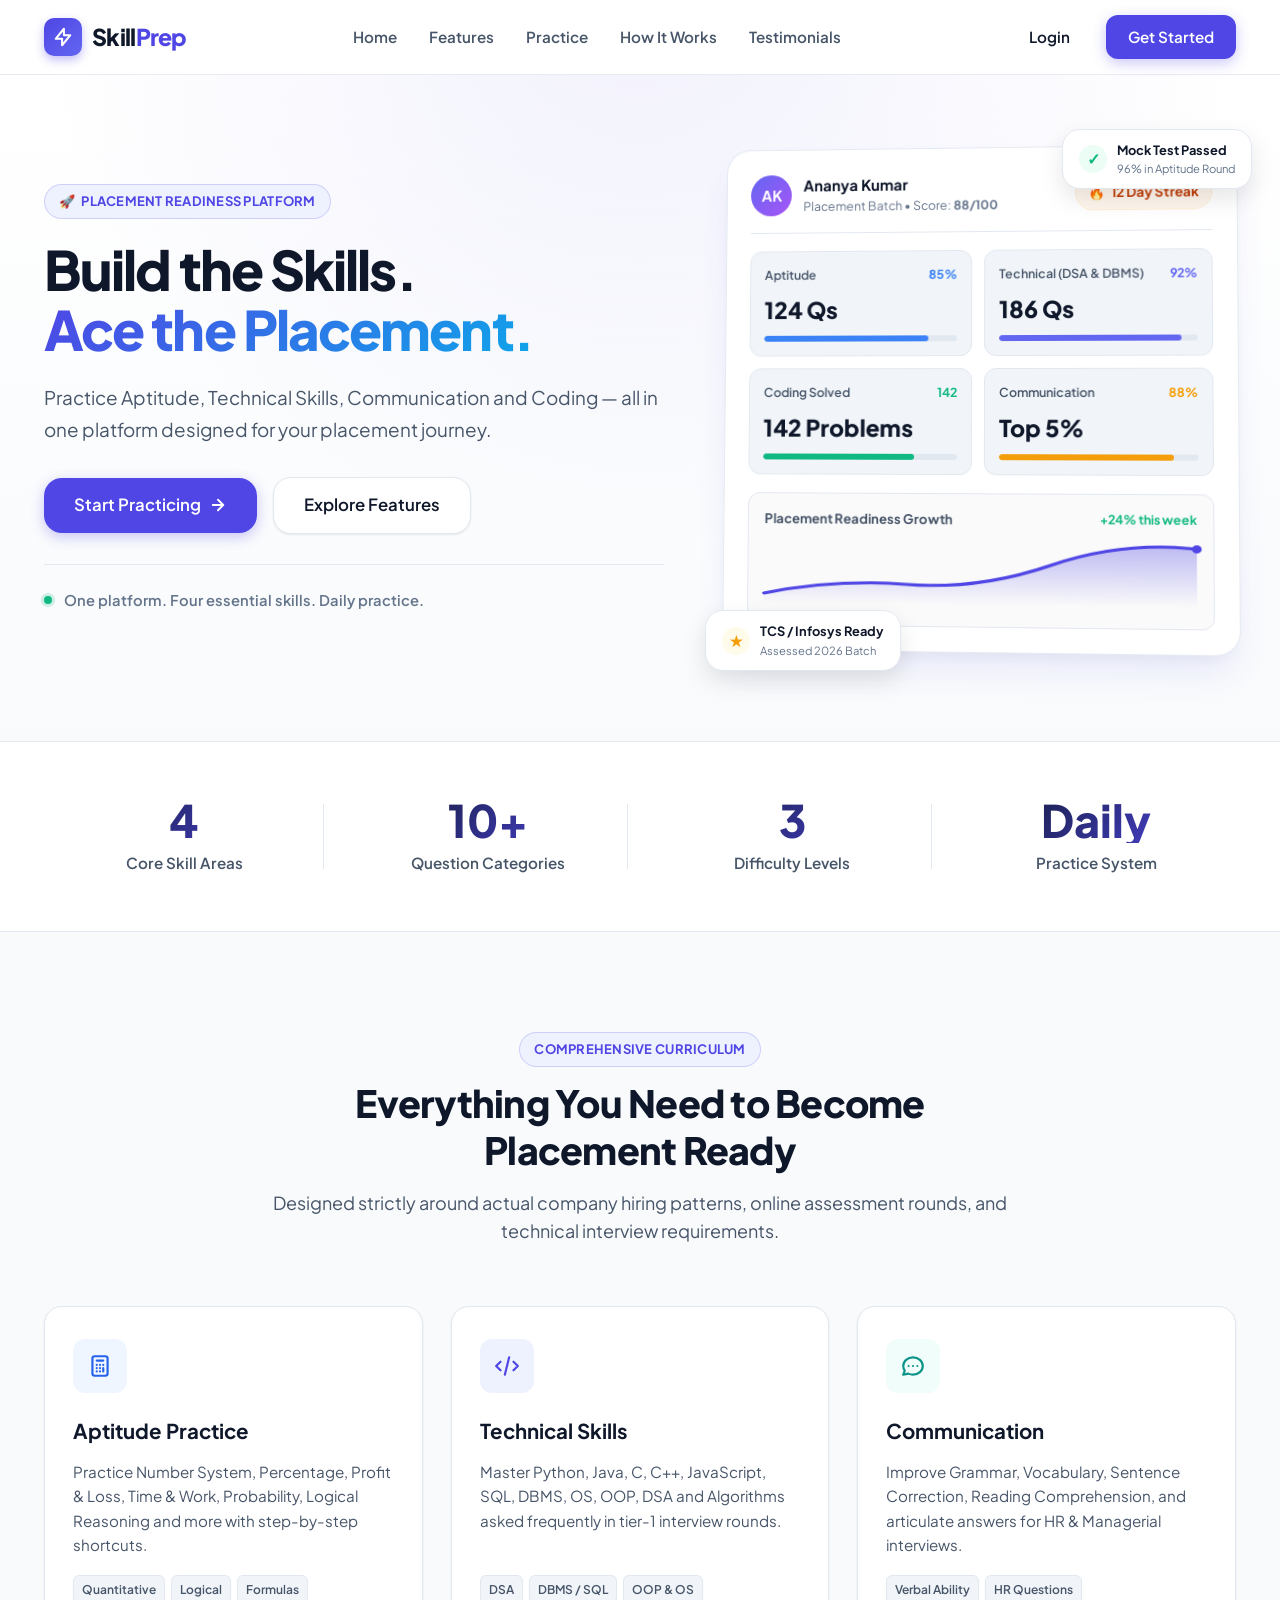
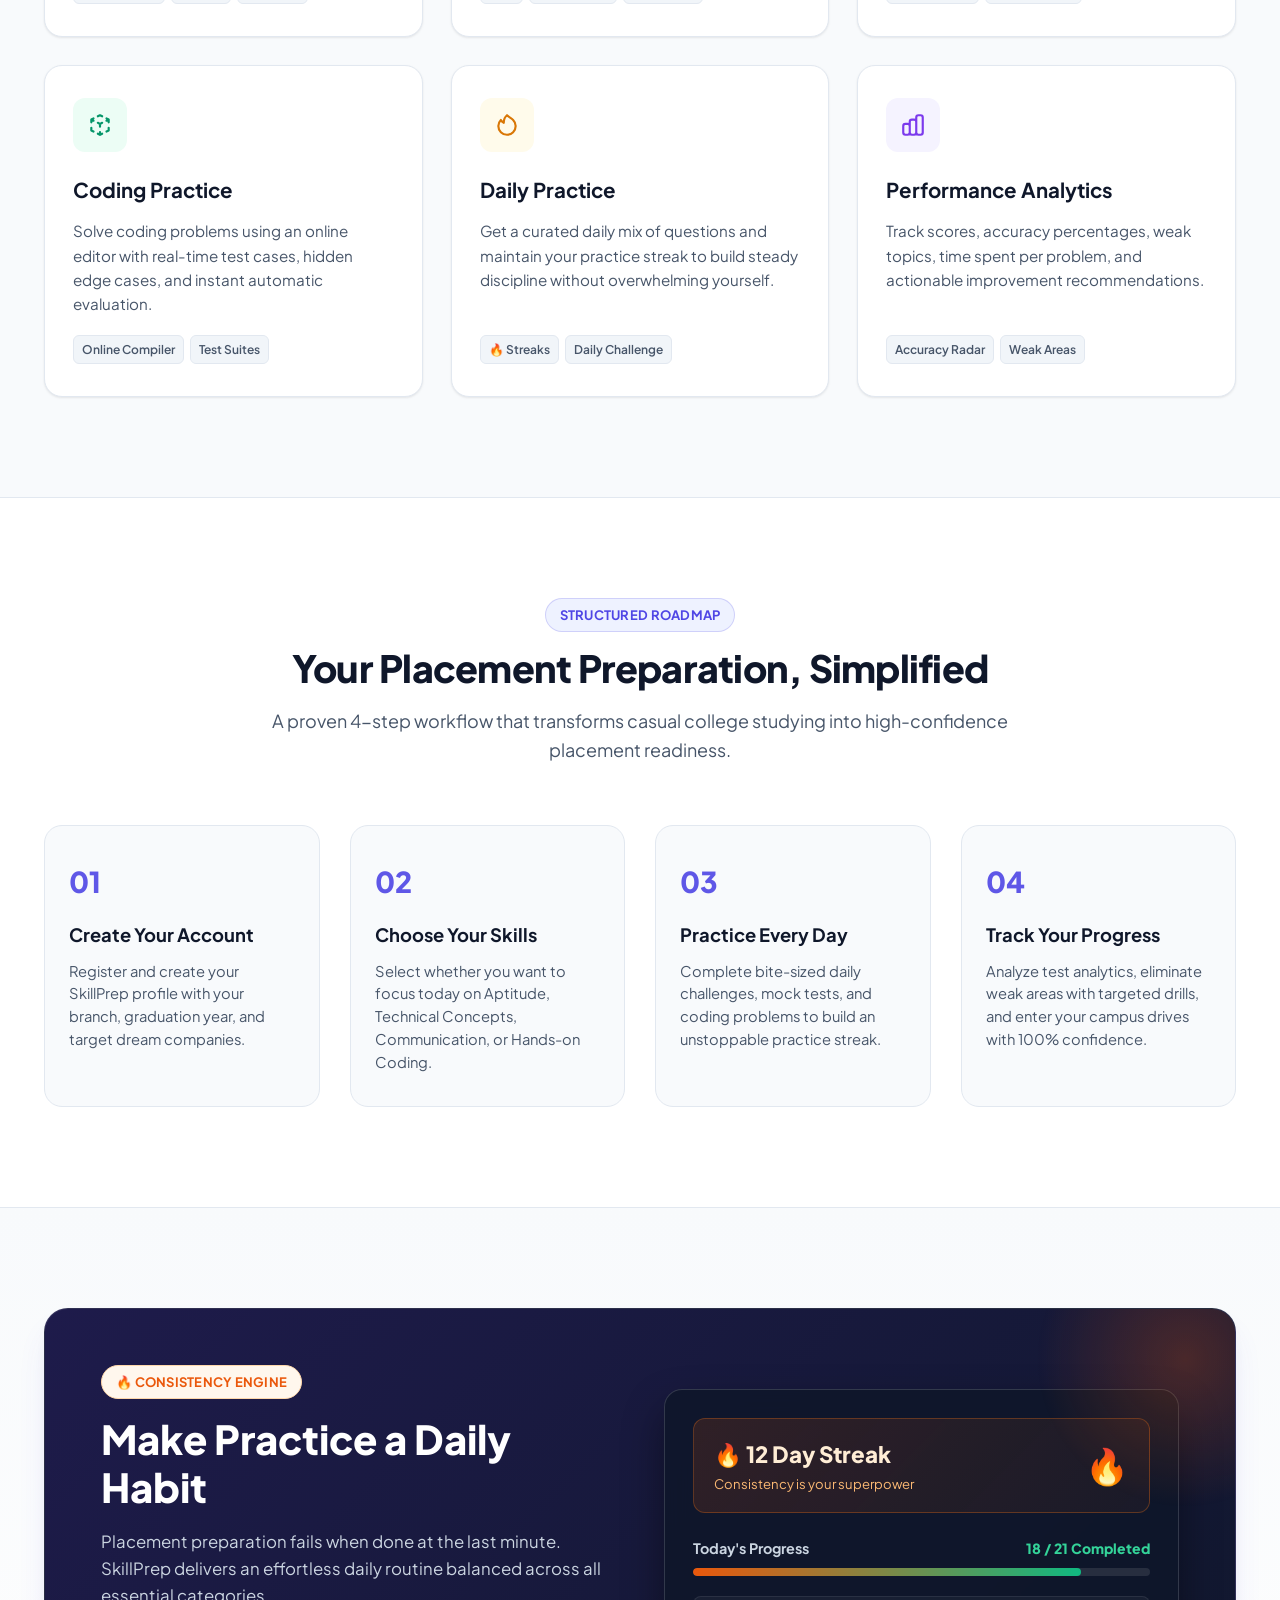
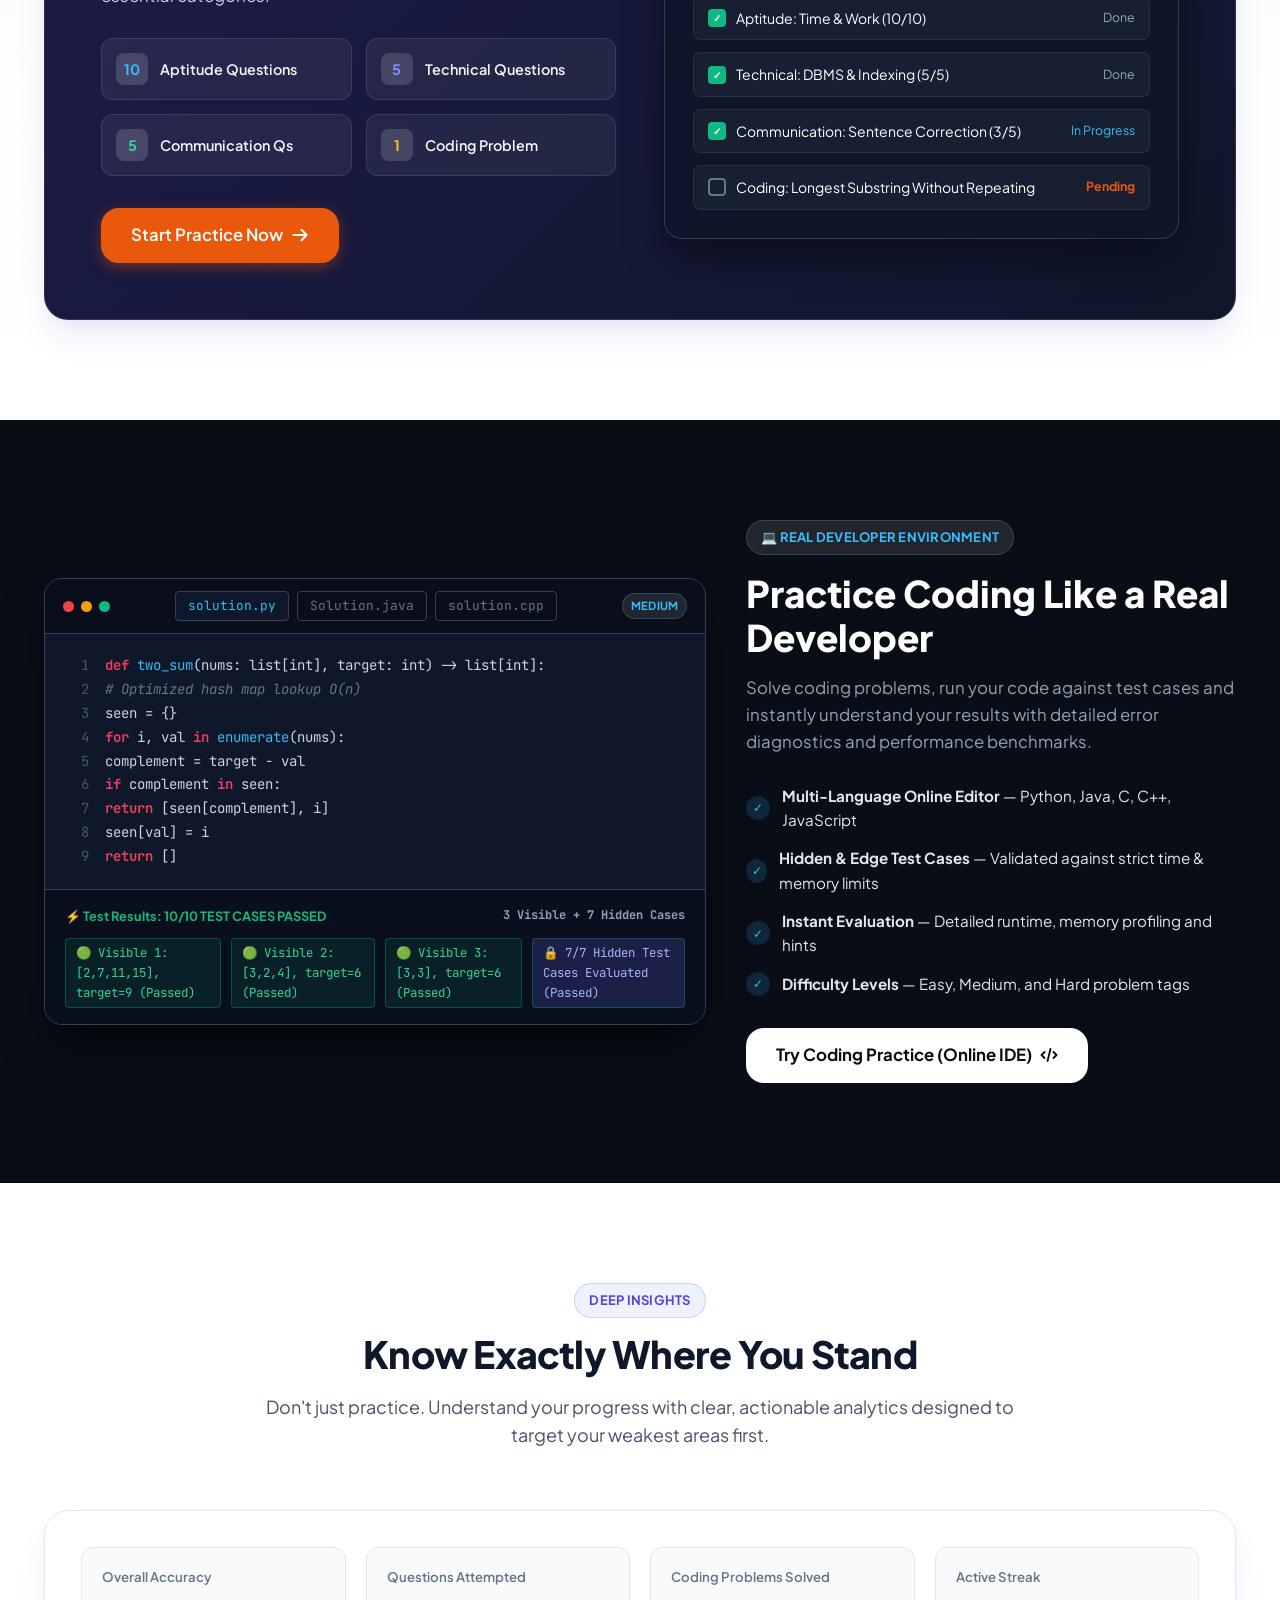
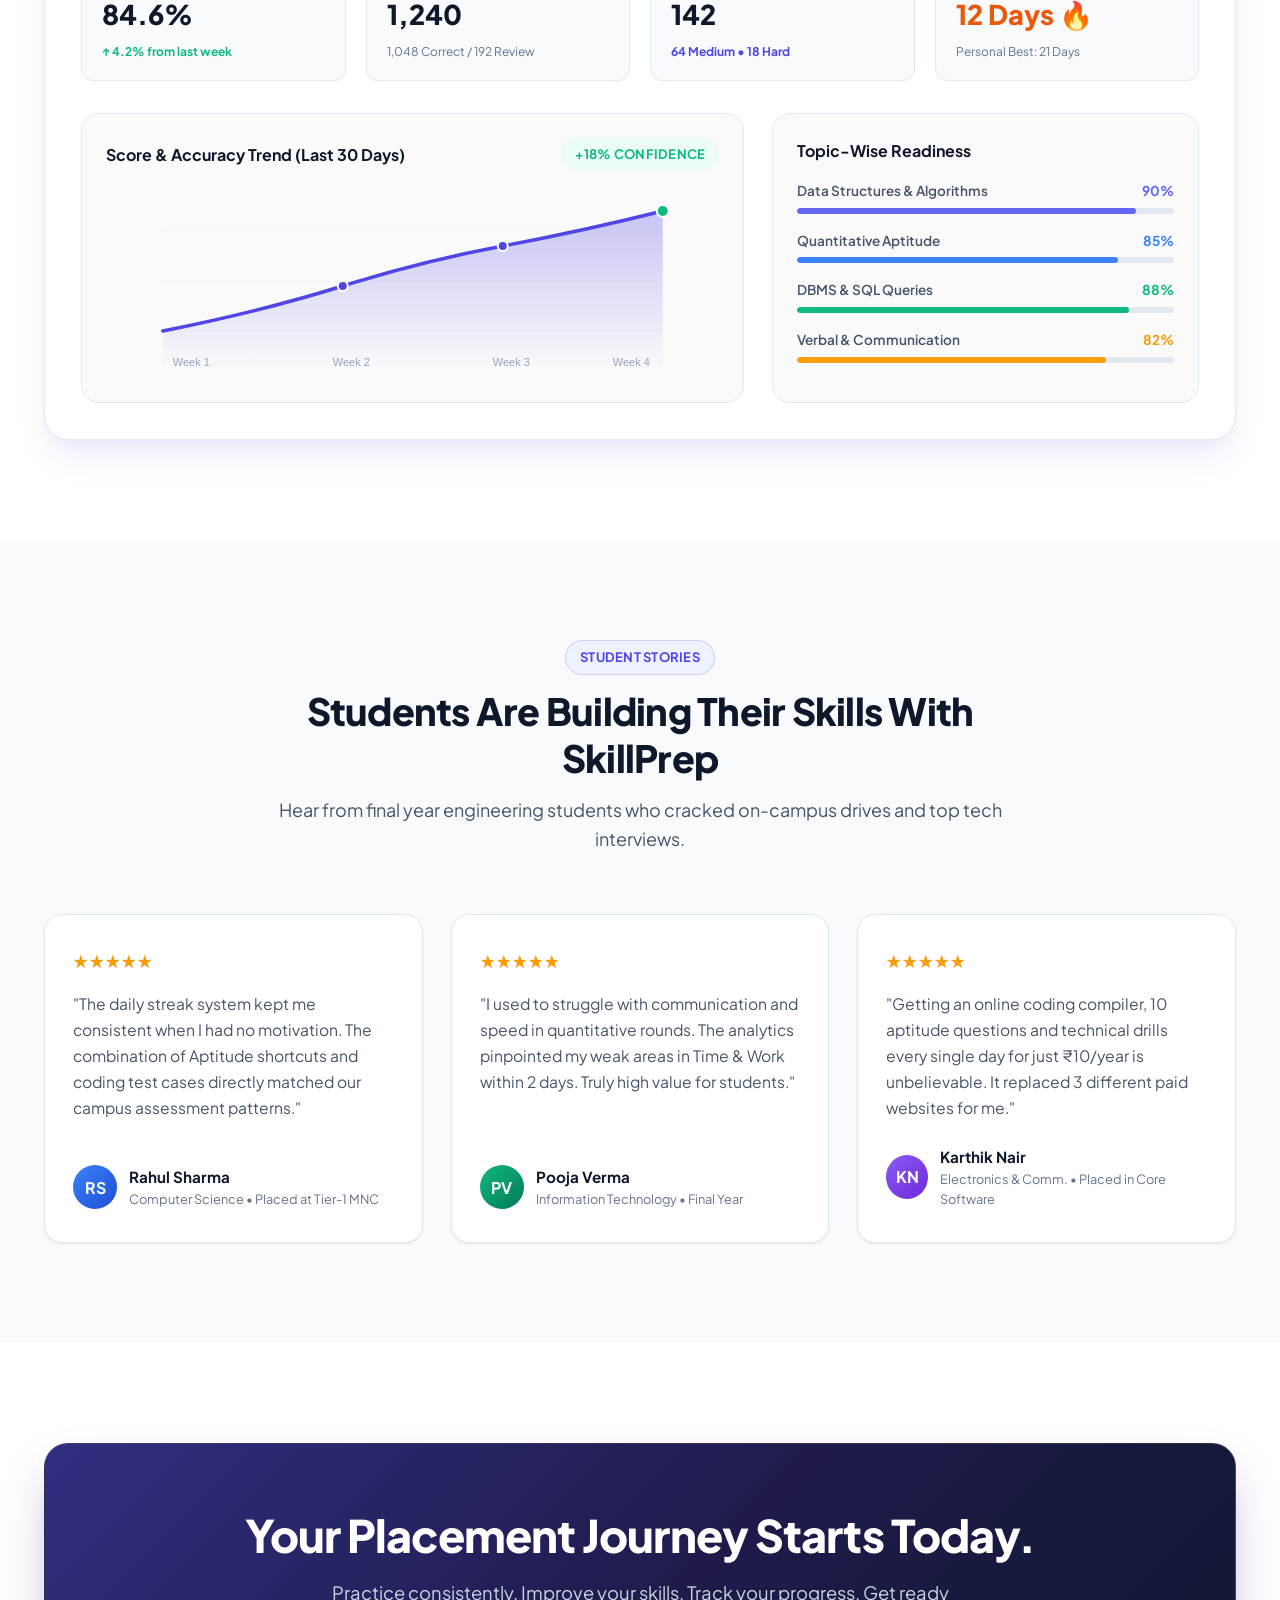
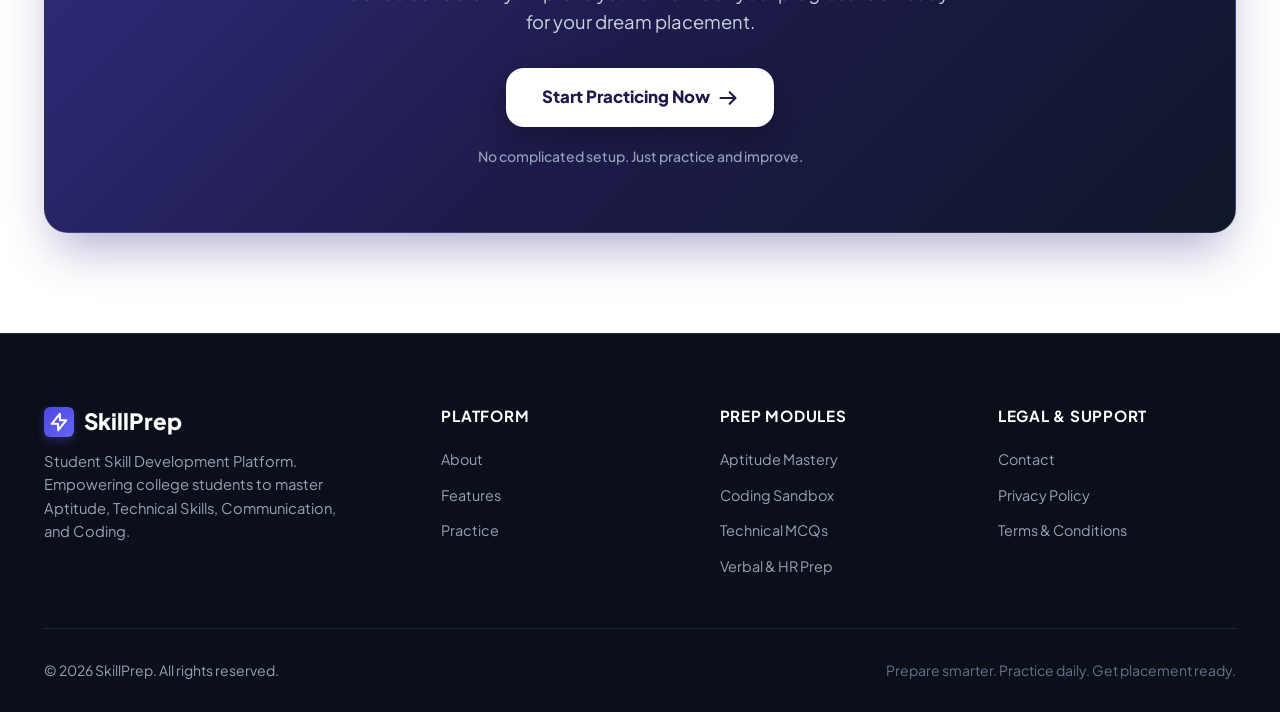
<file: index.html>
<!DOCTYPE html>
<html lang="en">

<head>
    <meta charset="UTF-8">
    <meta name="viewport" content="width=device-width, initial-scale=1.0">
    <title>SkillPrep — Build the Skills. Ace the Placement.</title>
    <meta name="description"
        content="SkillPrep is an affordable, comprehensive placement and interview preparation platform for college students. Practice Aptitude, Technical, Communication, and Coding daily.">
    <link rel="preconnect" href="https://fonts.googleapis.com">
    <link rel="preconnect" href="https://fonts.gstatic.com" crossorigin>
    <link
        href="https://fonts.googleapis.com/css2?family=JetBrains+Mono:wght@400;500;600&family=Plus+Jakarta+Sans:wght@400;500;600;700;800&display=swap"
        rel="stylesheet">

    <style>
        /* ==========================================================================
           SKILLPREP MODERN DESIGN SYSTEM & TOKENS
           ========================================================================== */
        :root {
            --primary: #4f46e5;
            --primary-hover: #4338ca;
            --primary-light: #eef2ff;
            --primary-glow: rgba(79, 70, 229, 0.25);
            --secondary: #0ea5e9;
            --secondary-light: #f0f9ff;
            --accent-green: #10b981;
            --accent-green-light: #ecfdf5;
            --accent-amber: #f59e0b;
            --accent-amber-light: #fffbeb;
            --accent-purple: #8b5cf6;

            --dark-bg: #090d16;
            --dark-surface: #0f172a;
            --dark-surface-2: #1e293b;
            --dark-border: #334155;
            --dark-text: #f8fafc;
            --dark-muted: #94a3b8;

            --light-bg: #f8fafc;
            --light-surface: #ffffff;
            --light-surface-2: #f1f5f9;
            --light-border: #e2e8f0;
            --text-main: #0f172a;
            --text-secondary: #475569;
            --text-muted: #64748b;

            --radius-sm: 8px;
            --radius-md: 12px;
            --radius-lg: 18px;
            --radius-xl: 24px;
            --radius-full: 9999px;

            --shadow-subtle: 0 1px 3px rgba(0, 0, 0, 0.05), 0 1px 2px rgba(0, 0, 0, 0.04);
            --shadow-md: 0 4px 6px -1px rgba(0, 0, 0, 0.07), 0 2px 4px -2px rgba(0, 0, 0, 0.05);
            --shadow-lg: 0 12px 28px -4px rgba(15, 23, 42, 0.08), 0 4px 12px -2px rgba(15, 23, 42, 0.03);
            --shadow-xl: 0 20px 35px -8px rgba(79, 70, 229, 0.12), 0 8px 16px -4px rgba(15, 23, 42, 0.04);
            --shadow-glow: 0 0 25px rgba(79, 70, 229, 0.28);

            --font-sans: 'Plus Jakarta Sans', -apple-system, BlinkMacSystemFont, 'Segoe UI', Roboto, sans-serif;
            --font-mono: 'JetBrains Mono', 'Fira Code', monospace;
            --transition: all 0.25s cubic-bezier(0.16, 1, 0.3, 1);
        }

        *,
        *::before,
        *::after {
            margin: 0;
            padding: 0;
            box-sizing: border-box;
        }

        html {
            scroll-behavior: smooth;
            font-size: 16px;
        }

        body {
            font-family: var(--font-sans);
            background-color: var(--light-bg);
            color: var(--text-main);
            line-height: 1.6;
            -webkit-font-smoothing: antialiased;
            overflow-x: hidden;
        }

        a {
            color: inherit;
            text-decoration: none;
            transition: var(--transition);
        }

        button {
            font-family: inherit;
            cursor: pointer;
            border: none;
            background: none;
            transition: var(--transition);
        }

        .container {
            width: 100%;
            max-width: 1240px;
            margin: 0 auto;
            padding: 0 24px;
        }

        /* Badge component */
        .badge {
            display: inline-flex;
            align-items: center;
            gap: 6px;
            padding: 6px 14px;
            border-radius: var(--radius-full);
            font-size: 0.8125rem;
            font-weight: 700;
            letter-spacing: 0.02em;
            text-transform: uppercase;
        }

        .badge-primary {
            background: var(--primary-light);
            color: var(--primary);
            border: 1px solid rgba(79, 70, 229, 0.2);
        }

        .badge-dark {
            background: rgba(255, 255, 255, 0.1);
            color: #38bdf8;
            border: 1px solid rgba(56, 189, 248, 0.25);
            backdrop-filter: blur(8px);
        }

        .badge-success {
            background: var(--accent-green-light);
            color: var(--accent-green);
        }

        .badge-streak {
            background: #fff7ed;
            color: #ea580c;
            border: 1px solid #fed7aa;
        }

        /* Section Headings */
        .section-header {
            text-align: center;
            max-width: 760px;
            margin: 0 auto 60px;
        }

        .section-header h2 {
            font-size: 2.35rem;
            font-weight: 800;
            line-height: 1.25;
            color: var(--text-main);
            margin: 12px 0 16px;
            letter-spacing: -0.02em;
        }

        .section-header p {
            font-size: 1.125rem;
            color: var(--text-secondary);
            line-height: 1.6;
        }

        /* ==========================================================================
           1. NAVBAR
           ========================================================================== */
        .navbar {
            position: sticky;
            top: 0;
            left: 0;
            width: 100%;
            background: rgba(255, 255, 255, 0.9);
            backdrop-filter: blur(14px);
            -webkit-backdrop-filter: blur(14px);
            border-bottom: 1px solid rgba(226, 232, 240, 0.8);
            z-index: 1000;
            transition: var(--transition);
        }

        .navbar-content {
            display: flex;
            align-items: center;
            justify-content: space-between;
            height: 74px;
        }

        .brand-logo {
            display: flex;
            align-items: center;
            gap: 10px;
            font-weight: 800;
            font-size: 1.45rem;
            color: var(--text-main);
            letter-spacing: -0.03em;
        }

        .brand-icon {
            width: 38px;
            height: 38px;
            background: linear-gradient(135deg, var(--primary), #6366f1);
            color: white;
            display: flex;
            align-items: center;
            justify-content: center;
            border-radius: 10px;
            box-shadow: 0 4px 10px rgba(79, 70, 229, 0.35);
        }

        .brand-icon svg {
            width: 22px;
            height: 22px;
        }

        .brand-name span {
            color: var(--primary);
        }

        .nav-links {
            display: flex;
            align-items: center;
            gap: 32px;
            list-style: none;
        }

        .nav-link {
            font-size: 0.95rem;
            font-weight: 600;
            color: var(--text-secondary);
            position: relative;
        }

        .nav-link:hover {
            color: var(--primary);
        }

        .nav-link::after {
            content: '';
            position: absolute;
            bottom: -4px;
            left: 0;
            width: 0;
            height: 2px;
            background: var(--primary);
            transition: width 0.2s ease;
            border-radius: 2px;
        }

        .nav-link:hover::after {
            width: 100%;
        }

        .nav-actions {
            display: flex;
            align-items: center;
            gap: 14px;
        }

        .btn {
            display: inline-flex;
            align-items: center;
            justify-content: center;
            gap: 8px;
            padding: 10px 22px;
            font-size: 0.95rem;
            font-weight: 600;
            border-radius: var(--radius-md);
            transition: var(--transition);
            white-space: nowrap;
        }

        .btn-sm {
            padding: 8px 16px;
            font-size: 0.875rem;
        }

        .btn-lg {
            padding: 14px 30px;
            font-size: 1.05rem;
            border-radius: var(--radius-lg);
        }

        .btn-ghost {
            color: var(--text-main);
        }

        .btn-ghost:hover {
            color: var(--primary);
            background: var(--primary-light);
        }

        .btn-primary {
            background: var(--primary);
            color: white;
            box-shadow: 0 4px 14px rgba(79, 70, 229, 0.3);
        }

        .btn-primary:hover {
            background: var(--primary-hover);
            transform: translateY(-1px);
            box-shadow: 0 6px 20px rgba(79, 70, 229, 0.4);
        }

        .btn-secondary {
            background: white;
            color: var(--text-main);
            border: 1px solid var(--light-border);
            box-shadow: var(--shadow-subtle);
        }

        .btn-secondary:hover {
            background: var(--light-surface-2);
            border-color: #cbd5e1;
            transform: translateY(-1px);
        }

        .btn-dark {
            background: white;
            color: var(--dark-bg);
            font-weight: 700;
        }

        .btn-dark:hover {
            background: #e2e8f0;
            transform: translateY(-1px);
        }

        .mobile-menu-toggle {
            display: none;
            width: 40px;
            height: 40px;
            border-radius: var(--radius-sm);
            color: var(--text-main);
            align-items: center;
            justify-content: center;
        }

        /* Mobile Drawer */
        .mobile-drawer {
            position: fixed;
            top: 74px;
            left: 0;
            width: 100%;
            background: white;
            border-bottom: 1px solid var(--light-border);
            padding: 24px;
            box-shadow: var(--shadow-lg);
            display: none;
            flex-direction: column;
            gap: 16px;
            z-index: 999;
        }

        .mobile-drawer.active {
            display: flex;
        }

        .mobile-drawer .nav-link {
            font-size: 1.1rem;
            padding: 10px 0;
            border-bottom: 1px solid #f1f5f9;
        }

        /* ==========================================================================
           2. HERO SECTION
           ========================================================================== */
        .hero-section {
            position: relative;
            padding: 70px 0 90px;
            background: radial-gradient(circle at 50% -20%, rgba(79, 70, 229, 0.08) 0%, transparent 60%),
                linear-gradient(180deg, #ffffff 0%, var(--light-bg) 100%);
            overflow: hidden;
        }

        .hero-grid {
            display: grid;
            grid-template-columns: 1.1fr 0.9fr;
            gap: 48px;
            align-items: center;
        }

        .hero-content {
            max-width: 620px;
        }

        .hero-tag {
            margin-bottom: 20px;
        }

        .hero-title {
            font-size: 3.4rem;
            font-weight: 800;
            line-height: 1.12;
            letter-spacing: -0.035em;
            color: var(--text-main);
            margin-bottom: 22px;
        }

        .hero-title .gradient-text {
            background: linear-gradient(135deg, var(--primary) 0%, #0ea5e9 100%);
            -webkit-background-clip: text;
            background-clip: text;
            -webkit-text-fill-color: transparent;
        }

        .hero-description {
            font-size: 1.18rem;
            color: var(--text-secondary);
            line-height: 1.65;
            margin-bottom: 32px;
        }

        .hero-cta-group {
            display: flex;
            align-items: center;
            gap: 16px;
            margin-bottom: 30px;
            flex-wrap: wrap;
        }

        .hero-trust-bar {
            display: flex;
            align-items: center;
            gap: 12px;
            font-size: 0.92rem;
            font-weight: 600;
            color: var(--text-muted);
            border-top: 1px solid var(--light-border);
            padding-top: 24px;
        }

        .hero-trust-bar .dot {
            width: 8px;
            height: 8px;
            background: var(--accent-green);
            border-radius: 50%;
            box-shadow: 0 0 0 3px rgba(16, 185, 129, 0.2);
        }

        /* Hero Dashboard Visual */
        .hero-visual {
            position: relative;
        }

        .dashboard-mockup {
            background: #ffffff;
            border-radius: var(--radius-xl);
            border: 1px solid rgba(226, 232, 240, 0.9);
            box-shadow: var(--shadow-xl);
            padding: 24px;
            position: relative;
            transform: perspective(1000px) rotateY(-3deg) rotateX(2deg);
            transition: transform 0.4s ease, box-shadow 0.4s ease;
        }

        .dashboard-mockup:hover {
            transform: perspective(1000px) rotateY(0deg) rotateX(0deg);
            box-shadow: 0 25px 45px -10px rgba(79, 70, 229, 0.16);
        }

        .mockup-header {
            display: flex;
            align-items: center;
            justify-content: space-between;
            padding-bottom: 16px;
            border-bottom: 1px solid var(--light-border);
            margin-bottom: 18px;
        }

        .student-profile {
            display: flex;
            align-items: center;
            gap: 12px;
        }

        .student-avatar {
            width: 42px;
            height: 42px;
            border-radius: 50%;
            background: linear-gradient(135deg, #6366f1, #a855f7);
            color: white;
            font-weight: 700;
            display: flex;
            align-items: center;
            justify-content: center;
            font-size: 0.95rem;
        }

        .student-info h4 {
            font-size: 0.95rem;
            font-weight: 700;
            color: var(--text-main);
        }

        .student-info p {
            font-size: 0.775rem;
            color: var(--text-muted);
        }

        .streak-pill {
            display: flex;
            align-items: center;
            gap: 6px;
            background: #fff7ed;
            color: #c2410c;
            border: 1px solid #ffedd5;
            padding: 6px 12px;
            border-radius: var(--radius-full);
            font-size: 0.85rem;
            font-weight: 700;
        }

        .mockup-metrics {
            display: grid;
            grid-template-columns: repeat(2, 1fr);
            gap: 12px;
            margin-bottom: 18px;
        }

        .metric-card {
            background: var(--light-surface-2);
            border-radius: var(--radius-md);
            padding: 14px;
            border: 1px solid var(--light-border);
        }

        .metric-title {
            display: flex;
            justify-content: space-between;
            align-items: center;
            font-size: 0.775rem;
            font-weight: 600;
            color: var(--text-secondary);
            margin-bottom: 6px;
        }

        .metric-val {
            font-size: 1.45rem;
            font-weight: 800;
            color: var(--text-main);
            margin-bottom: 8px;
        }

        .progress-bar-container {
            width: 100%;
            height: 6px;
            background: #e2e8f0;
            border-radius: var(--radius-full);
            overflow: hidden;
        }

        .progress-fill {
            height: 100%;
            border-radius: var(--radius-full);
        }

        .fill-blue {
            background: #3b82f6;
            width: 85%;
        }

        .fill-indigo {
            background: #6366f1;
            width: 92%;
        }

        .fill-emerald {
            background: #10b981;
            width: 78%;
        }

        .fill-amber {
            background: #f59e0b;
            width: 88%;
        }

        .mockup-chart-box {
            background: #fafafa;
            border-radius: var(--radius-md);
            padding: 14px 16px;
            border: 1px solid var(--light-border);
        }

        .chart-header {
            display: flex;
            justify-content: space-between;
            align-items: center;
            font-size: 0.825rem;
            font-weight: 700;
            margin-bottom: 10px;
        }

        .chart-svg {
            width: 100%;
            height: 65px;
            overflow: visible;
        }

        .floating-badge {
            position: absolute;
            background: white;
            border-radius: var(--radius-lg);
            padding: 10px 16px;
            box-shadow: 0 10px 25px rgba(0, 0, 0, 0.1);
            border: 1px solid var(--light-border);
            display: flex;
            align-items: center;
            gap: 10px;
            animation: float 4s ease-in-out infinite;
        }

        .floating-badge-1 {
            top: -16px;
            right: -16px;
        }

        .floating-badge-2 {
            bottom: -20px;
            left: -16px;
            animation-delay: 2s;
        }

        @keyframes float {

            0%,
            100% {
                transform: translateY(0px);
            }

            50% {
                transform: translateY(-8px);
            }
        }

        /* ==========================================================================
           3. STATISTICS SECTION
           ========================================================================== */
        .stats-section {
            padding: 40px 0;
            background: white;
            border-top: 1px solid var(--light-border);
            border-bottom: 1px solid var(--light-border);
        }

        .stats-grid {
            display: grid;
            grid-template-columns: repeat(4, 1fr);
            gap: 24px;
        }

        .stat-item {
            text-align: center;
            padding: 16px;
            position: relative;
        }

        .stat-item:not(:last-child)::after {
            content: '';
            position: absolute;
            right: 0;
            top: 20%;
            height: 60%;
            width: 1px;
            background: var(--light-border);
        }

        .stat-number {
            font-size: 2.8rem;
            font-weight: 800;
            color: var(--text-main);
            line-height: 1;
            margin-bottom: 8px;
            background: linear-gradient(135deg, var(--text-main) 0%, var(--primary) 100%);
            -webkit-background-clip: text;
            background-clip: text;
            -webkit-text-fill-color: transparent;
        }

        .stat-label {
            font-size: 0.95rem;
            font-weight: 600;
            color: var(--text-secondary);
        }

        /* ==========================================================================
           4. FEATURES SECTION
           ========================================================================== */
        .features-section {
            padding: 100px 0;
            background: var(--light-bg);
        }

        .features-grid {
            display: grid;
            grid-template-columns: repeat(3, 1fr);
            gap: 28px;
        }

        .feature-card {
            background: white;
            border-radius: var(--radius-lg);
            padding: 32px 28px;
            border: 1px solid var(--light-border);
            box-shadow: var(--shadow-subtle);
            transition: var(--transition);
            display: flex;
            flex-direction: column;
            position: relative;
            overflow: hidden;
        }

        .feature-card::before {
            content: '';
            position: absolute;
            top: 0;
            left: 0;
            width: 100%;
            height: 3px;
            background: linear-gradient(90deg, var(--primary), var(--secondary));
            opacity: 0;
            transition: opacity 0.25s ease;
        }

        .feature-card:hover {
            transform: translateY(-6px);
            box-shadow: var(--shadow-lg);
            border-color: #cbd5e1;
        }

        .feature-card:hover::before {
            opacity: 1;
        }

        .feature-icon-wrapper {
            width: 54px;
            height: 54px;
            border-radius: var(--radius-md);
            display: flex;
            align-items: center;
            justify-content: center;
            margin-bottom: 22px;
            transition: var(--transition);
        }

        .feature-card:hover .feature-icon-wrapper {
            transform: scale(1.08);
        }

        .icon-blue {
            background: #eff6ff;
            color: #2563eb;
        }

        .icon-indigo {
            background: #eef2ff;
            color: #4f46e5;
        }

        .icon-teal {
            background: #f0fdfa;
            color: #0d9488;
        }

        .icon-emerald {
            background: #ecfdf5;
            color: #059669;
        }

        .icon-amber {
            background: #fffbeb;
            color: #d97706;
        }

        .icon-purple {
            background: #f5f3ff;
            color: #7c3aed;
        }

        .feature-card h3 {
            font-size: 1.28rem;
            font-weight: 700;
            color: var(--text-main);
            margin-bottom: 12px;
        }

        .feature-card p {
            font-size: 0.95rem;
            color: var(--text-secondary);
            line-height: 1.6;
            margin-bottom: 18px;
            flex-grow: 1;
        }

        .feature-tags {
            display: flex;
            flex-wrap: wrap;
            gap: 6px;
            margin-top: auto;
        }

        .mini-tag {
            font-size: 0.75rem;
            font-weight: 600;
            padding: 4px 8px;
            border-radius: 6px;
            background: var(--light-surface-2);
            color: var(--text-secondary);
            border: 1px solid #e2e8f0;
        }

        /* ==========================================================================
           5. HOW IT WORKS
           ========================================================================== */
        .how-section {
            padding: 100px 0;
            background: white;
            border-top: 1px solid var(--light-border);
            border-bottom: 1px solid var(--light-border);
        }

        .steps-container {
            position: relative;
            margin-top: 30px;
        }

        .steps-grid {
            display: grid;
            grid-template-columns: repeat(4, 1fr);
            gap: 30px;
            position: relative;
            z-index: 2;
        }

        .step-card {
            background: var(--light-bg);
            border-radius: var(--radius-lg);
            padding: 32px 24px;
            border: 1px solid var(--light-border);
            transition: var(--transition);
            position: relative;
        }

        .step-card:hover {
            background: white;
            border-color: var(--primary);
            box-shadow: var(--shadow-lg);
            transform: translateY(-4px);
        }

        .step-num {
            font-size: 1.8rem;
            font-weight: 800;
            color: var(--primary);
            margin-bottom: 16px;
            display: inline-block;
            opacity: 0.9;
        }

        .step-card h3 {
            font-size: 1.15rem;
            font-weight: 700;
            color: var(--text-main);
            margin-bottom: 10px;
        }

        .step-card p {
            font-size: 0.92rem;
            color: var(--text-secondary);
            line-height: 1.55;
        }

        /* ==========================================================================
           6. DAILY PRACTICE SECTION
           ========================================================================== */
        .daily-section {
            padding: 100px 0;
            background: linear-gradient(180deg, var(--light-bg) 0%, #ffffff 100%);
        }

        .daily-box {
            background: linear-gradient(135deg, #1e1b4b 0%, #0f172a 100%);
            border-radius: var(--radius-xl);
            padding: 56px;
            color: white;
            box-shadow: var(--shadow-xl);
            position: relative;
            overflow: hidden;
            border: 1px solid rgba(255, 255, 255, 0.1);
        }

        .daily-box::after {
            content: '';
            position: absolute;
            top: -100px;
            right: -100px;
            width: 300px;
            height: 300px;
            background: radial-gradient(circle, rgba(234, 88, 12, 0.25) 0%, transparent 70%);
            pointer-events: none;
        }

        .daily-grid {
            display: grid;
            grid-template-columns: 1fr 1fr;
            gap: 48px;
            align-items: center;
        }

        .daily-content h2 {
            font-size: 2.5rem;
            font-weight: 800;
            line-height: 1.2;
            margin-bottom: 18px;
            color: #ffffff;
        }

        .daily-content p {
            font-size: 1.05rem;
            color: #cbd5e1;
            margin-bottom: 28px;
            line-height: 1.6;
        }

        .daily-breakdown {
            display: grid;
            grid-template-columns: repeat(2, 1fr);
            gap: 14px;
            margin-bottom: 32px;
        }

        .daily-item {
            background: rgba(255, 255, 255, 0.06);
            border: 1px solid rgba(255, 255, 255, 0.1);
            border-radius: var(--radius-md);
            padding: 14px;
            display: flex;
            align-items: center;
            gap: 12px;
        }

        .daily-item-icon {
            width: 32px;
            height: 32px;
            border-radius: 8px;
            display: flex;
            align-items: center;
            justify-content: center;
            font-weight: 700;
            font-size: 0.9rem;
            background: rgba(255, 255, 255, 0.15);
        }

        .daily-item-text {
            font-size: 0.9rem;
            font-weight: 600;
            color: #f1f5f9;
        }

        .daily-ui-card {
            background: rgba(15, 23, 42, 0.85);
            backdrop-filter: blur(16px);
            border-radius: var(--radius-lg);
            border: 1px solid rgba(255, 255, 255, 0.15);
            padding: 28px;
            box-shadow: 0 20px 40px rgba(0, 0, 0, 0.4);
        }

        .streak-hero-display {
            display: flex;
            align-items: center;
            justify-content: space-between;
            background: linear-gradient(135deg, rgba(234, 88, 12, 0.15), rgba(249, 115, 22, 0.05));
            border: 1px solid rgba(249, 115, 22, 0.3);
            border-radius: var(--radius-md);
            padding: 18px 20px;
            margin-bottom: 24px;
        }

        .streak-flame {
            font-size: 2.2rem;
            animation: pulse-fire 2s ease-in-out infinite;
        }

        @keyframes pulse-fire {

            0%,
            100% {
                transform: scale(1);
            }

            50% {
                transform: scale(1.15);
            }
        }

        .streak-count-title {
            font-size: 1.4rem;
            font-weight: 800;
            color: #ffedd5;
        }

        .streak-count-subtitle {
            font-size: 0.82rem;
            color: #fdba74;
        }

        .daily-checklist {
            display: flex;
            flex-direction: column;
            gap: 12px;
        }

        .task-row {
            display: flex;
            align-items: center;
            justify-content: space-between;
            padding: 10px 14px;
            background: rgba(255, 255, 255, 0.04);
            border-radius: var(--radius-sm);
            border: 1px solid rgba(255, 255, 255, 0.08);
            font-size: 0.875rem;
        }

        .task-left {
            display: flex;
            align-items: center;
            gap: 10px;
        }

        .task-check {
            width: 18px;
            height: 18px;
            border-radius: 4px;
            background: var(--accent-green);
            color: white;
            display: flex;
            align-items: center;
            justify-content: center;
            font-size: 10px;
            font-weight: 700;
        }

        .task-check.pending {
            background: transparent;
            border: 2px solid #64748b;
        }

        /* ==========================================================================
           7. CODING PRACTICE SECTION
           ========================================================================== */
        .coding-section {
            padding: 100px 0;
            background: var(--dark-bg);
            color: var(--dark-text);
            position: relative;
        }

        .coding-grid {
            display: grid;
            grid-template-columns: 1.15fr 0.85fr;
            gap: 40px;
            align-items: center;
        }

        .ide-window {
            background: var(--dark-surface);
            border-radius: var(--radius-lg);
            border: 1px solid var(--dark-border);
            overflow: hidden;
            box-shadow: 0 25px 50px -12px rgba(0, 0, 0, 0.7);
        }

        .ide-topbar {
            background: #090e1a;
            padding: 12px 18px;
            display: flex;
            align-items: center;
            justify-content: space-between;
            border-bottom: 1px solid var(--dark-border);
        }

        .window-controls {
            display: flex;
            gap: 7px;
        }

        .control-dot {
            width: 11px;
            height: 11px;
            border-radius: 50%;
        }

        .dot-red {
            background: #ef4444;
        }

        .dot-yellow {
            background: #f59e0b;
        }

        .dot-green {
            background: #10b981;
        }

        .ide-tabs {
            display: flex;
            gap: 8px;
        }

        .ide-tab {
            padding: 4px 12px;
            background: var(--dark-surface);
            color: #38bdf8;
            font-size: 0.8rem;
            font-family: var(--font-mono);
            border-radius: 4px;
            border: 1px solid var(--dark-border);
        }

        .ide-editor {
            padding: 20px;
            font-family: var(--font-mono);
            font-size: 0.875rem;
            line-height: 1.7;
            overflow-x: auto;
            color: #cbd5e1;
        }

        .code-line {
            display: flex;
            gap: 16px;
        }

        .line-num {
            color: #475569;
            user-select: none;
            min-width: 24px;
            text-align: right;
        }

        .syntax-kw {
            color: #f43f5e;
            font-weight: 600;
        }

        .syntax-fn {
            color: #38bdf8;
        }

        .syntax-str {
            color: #34d399;
        }

        .syntax-num {
            color: #fbbf24;
        }

        .syntax-comment {
            color: #64748b;
            font-style: italic;
        }

        .ide-console {
            background: #0a0f1d;
            border-top: 1px solid var(--dark-border);
            padding: 16px 20px;
        }

        .console-header {
            display: flex;
            align-items: center;
            justify-content: space-between;
            margin-bottom: 12px;
            font-size: 0.8rem;
            font-weight: 700;
            color: var(--accent-green);
        }

        .testcase-pills {
            display: flex;
            gap: 10px;
        }

        .testcase-pill {
            display: flex;
            align-items: center;
            gap: 6px;
            padding: 4px 10px;
            background: rgba(16, 185, 129, 0.1);
            border: 1px solid rgba(16, 185, 129, 0.3);
            border-radius: 4px;
            font-size: 0.775rem;
            color: #34d399;
            font-family: var(--font-mono);
        }

        .coding-info-panel h2 {
            font-size: 2.3rem;
            font-weight: 800;
            line-height: 1.2;
            margin-bottom: 16px;
            color: white;
        }

        .coding-info-panel p {
            font-size: 1.05rem;
            color: var(--dark-muted);
            margin-bottom: 28px;
            line-height: 1.6;
        }

        .code-features-list {
            list-style: none;
            display: flex;
            flex-direction: column;
            gap: 14px;
            margin-bottom: 32px;
        }

        .code-feat-item {
            display: flex;
            align-items: center;
            gap: 12px;
            font-size: 0.95rem;
            color: #e2e8f0;
        }

        .code-feat-icon {
            width: 24px;
            height: 24px;
            border-radius: 50%;
            background: rgba(56, 189, 248, 0.15);
            color: #38bdf8;
            display: flex;
            align-items: center;
            justify-content: center;
            font-size: 12px;
        }

        /* ==========================================================================
           8. PERFORMANCE ANALYTICS SECTION
           ========================================================================== */
        .analytics-section {
            padding: 100px 0;
            background: #ffffff;
        }

        .analytics-dashboard-card {
            background: var(--light-surface);
            border-radius: var(--radius-xl);
            border: 1px solid var(--light-border);
            box-shadow: var(--shadow-xl);
            padding: 36px;
            margin-top: 20px;
        }

        .analytics-top-stats {
            display: grid;
            grid-template-columns: repeat(4, 1fr);
            gap: 20px;
            margin-bottom: 32px;
        }

        .stat-box {
            background: var(--light-bg);
            border-radius: var(--radius-md);
            padding: 18px 20px;
            border: 1px solid var(--light-border);
        }

        .stat-box-label {
            font-size: 0.825rem;
            font-weight: 600;
            color: var(--text-muted);
            margin-bottom: 6px;
        }

        .stat-box-value {
            font-size: 1.7rem;
            font-weight: 800;
            color: var(--text-main);
        }

        .stat-badge-sub {
            font-size: 0.75rem;
            font-weight: 700;
            color: var(--accent-green);
            margin-top: 4px;
            display: inline-block;
        }

        .analytics-visual-grid {
            display: grid;
            grid-template-columns: 1.4fr 0.9fr;
            gap: 28px;
        }

        .chart-card-large {
            background: #fafafa;
            border-radius: var(--radius-lg);
            padding: 24px;
            border: 1px solid var(--light-border);
        }

        .chart-title-row {
            display: flex;
            justify-content: space-between;
            align-items: center;
            margin-bottom: 20px;
        }

        .chart-title-row h4 {
            font-size: 1rem;
            font-weight: 700;
            color: var(--text-main);
        }

        .topic-progress-card {
            background: #fafafa;
            border-radius: var(--radius-lg);
            padding: 24px;
            border: 1px solid var(--light-border);
            display: flex;
            flex-direction: column;
            gap: 16px;
        }

        .topic-row {
            display: flex;
            flex-direction: column;
            gap: 6px;
        }

        .topic-info-row {
            display: flex;
            justify-content: space-between;
            font-size: 0.85rem;
            font-weight: 600;
            color: var(--text-secondary);
        }

        /* ==========================================================================
           9. PRICING SECTION
           ========================================================================== */
        .pricing-section {
            padding: 100px 0;
            background: linear-gradient(180deg, var(--light-bg) 0%, #ffffff 100%);
        }

        .pricing-card-wrapper {
            max-width: 580px;
            margin: 0 auto;
            position: relative;
        }

        .pricing-card {
            background: white;
            border-radius: var(--radius-xl);
            border: 2px solid var(--primary);
            box-shadow: 0 20px 45px -10px rgba(79, 70, 229, 0.18);
            padding: 48px;
            text-align: center;
            position: relative;
            overflow: hidden;
        }

        .pricing-ribbon {
            position: absolute;
            top: 24px;
            right: -32px;
            background: linear-gradient(135deg, var(--primary), #8b5cf6);
            color: white;
            padding: 6px 40px;
            font-size: 0.75rem;
            font-weight: 800;
            letter-spacing: 0.08em;
            text-transform: uppercase;
            transform: rotate(45deg);
            box-shadow: 0 2px 8px rgba(0, 0, 0, 0.15);
        }

        .pricing-title {
            font-size: 1.5rem;
            font-weight: 800;
            color: var(--text-main);
            margin-bottom: 8px;
        }

        .pricing-subtitle {
            font-size: 0.95rem;
            color: var(--text-secondary);
            margin-bottom: 24px;
        }

        .price-container {
            margin-bottom: 30px;
            padding: 20px 0;
            background: var(--light-bg);
            border-radius: var(--radius-lg);
            border: 1px solid var(--light-border);
        }

        .price-currency {
            font-size: 2.4rem;
            font-weight: 800;
            color: var(--primary);
            vertical-align: top;
            line-height: 1.2;
        }

        .price-val {
            font-size: 4.8rem;
            font-weight: 800;
            color: var(--primary);
            line-height: 1;
            letter-spacing: -0.04em;
        }

        .price-period {
            font-size: 1.05rem;
            font-weight: 600;
            color: var(--text-muted);
            display: block;
            margin-top: 6px;
        }

        .pricing-features-grid {
            display: grid;
            grid-template-columns: repeat(2, 1fr);
            gap: 14px;
            text-align: left;
            margin-bottom: 36px;
        }

        .pricing-feature-item {
            display: flex;
            align-items: center;
            gap: 10px;
            font-size: 0.92rem;
            font-weight: 600;
            color: var(--text-secondary);
        }

        .check-icon {
            width: 20px;
            height: 20px;
            border-radius: 50%;
            background: var(--accent-green-light);
            color: var(--accent-green);
            display: flex;
            align-items: center;
            justify-content: center;
            font-size: 11px;
            font-weight: 800;
            flex-shrink: 0;
        }

        /* ==========================================================================
           10. TESTIMONIALS
           ========================================================================== */
        .testimonials-section {
            padding: 100px 0;
            background: var(--light-bg);
        }

        .testimonials-grid {
            display: grid;
            grid-template-columns: repeat(3, 1fr);
            gap: 28px;
        }

        .testimonial-card {
            background: white;
            border-radius: var(--radius-lg);
            padding: 32px 28px;
            border: 1px solid var(--light-border);
            box-shadow: var(--shadow-subtle);
            display: flex;
            flex-direction: column;
            justify-content: space-between;
            transition: var(--transition);
        }

        .testimonial-card:hover {
            transform: translateY(-4px);
            box-shadow: var(--shadow-md);
            border-color: #cbd5e1;
        }

        .stars-row {
            display: flex;
            gap: 4px;
            color: #f59e0b;
            margin-bottom: 16px;
            font-size: 1.1rem;
        }

        .testimonial-quote {
            font-size: 0.98rem;
            color: var(--text-secondary);
            line-height: 1.65;
            margin-bottom: 24px;
            font-style: normal;
        }

        .student-author {
            display: flex;
            align-items: center;
            gap: 12px;
        }

        .author-avatar {
            width: 44px;
            height: 44px;
            border-radius: 50%;
            font-weight: 700;
            color: white;
            display: flex;
            align-items: center;
            justify-content: center;
            font-size: 1rem;
        }

        .avatar-1 {
            background: linear-gradient(135deg, #3b82f6, #1d4ed8);
        }

        .avatar-2 {
            background: linear-gradient(135deg, #10b981, #047857);
        }

        .avatar-3 {
            background: linear-gradient(135deg, #8b5cf6, #6d28d9);
        }

        .author-info h4 {
            font-size: 0.95rem;
            font-weight: 700;
            color: var(--text-main);
        }

        .author-info p {
            font-size: 0.8rem;
            color: var(--text-muted);
        }

        /* ==========================================================================
           11. FINAL CTA SECTION
           ========================================================================== */
        .final-cta-section {
            padding: 100px 0;
            background: white;
        }

        .final-cta-box {
            background: linear-gradient(135deg, #312e81 0%, #1e1b4b 50%, #0f172a 100%);
            border-radius: var(--radius-xl);
            padding: 64px 32px;
            text-align: center;
            color: white;
            box-shadow: 0 25px 50px -12px rgba(49, 46, 129, 0.4);
            position: relative;
            overflow: hidden;
            border: 1px solid rgba(255, 255, 255, 0.1);
        }

        .final-cta-box h2 {
            font-size: 2.8rem;
            font-weight: 800;
            line-height: 1.2;
            margin-bottom: 16px;
            letter-spacing: -0.02em;
        }

        .final-cta-box p {
            font-size: 1.15rem;
            color: #cbd5e1;
            max-width: 620px;
            margin: 0 auto 32px;
            line-height: 1.6;
        }

        .final-cta-subtitle {
            margin-top: 18px;
            font-size: 0.875rem;
            color: #94a3b8;
            font-weight: 500;
        }

        /* ==========================================================================
           12. FOOTER
           ========================================================================== */
        .footer {
            background: #0b0f19;
            color: #94a3b8;
            padding: 70px 0 30px;
            border-top: 1px solid #1e293b;
        }

        .footer-grid {
            display: grid;
            grid-template-columns: 1.5fr 1fr 1fr 1fr;
            gap: 40px;
            margin-bottom: 50px;
        }

        .footer-brand h3 {
            color: white;
            font-size: 1.4rem;
            font-weight: 800;
            margin-bottom: 10px;
            display: flex;
            align-items: center;
            gap: 10px;
        }

        .footer-brand p {
            font-size: 0.92rem;
            line-height: 1.6;
            max-width: 320px;
        }

        .footer-column h4 {
            color: white;
            font-size: 0.95rem;
            font-weight: 700;
            margin-bottom: 18px;
            text-transform: uppercase;
            letter-spacing: 0.05em;
        }

        .footer-links {
            list-style: none;
            display: flex;
            flex-direction: column;
            gap: 10px;
        }

        .footer-link {
            font-size: 0.9rem;
            color: #94a3b8;
        }

        .footer-link:hover {
            color: white;
            padding-left: 4px;
        }

        .footer-bottom {
            padding-top: 30px;
            border-top: 1px solid #1e293b;
            display: flex;
            justify-content: space-between;
            align-items: center;
            font-size: 0.875rem;
        }

        /* ==========================================================================
           RESPONSIVE DESIGN BREAKPOINTS
           ========================================================================== */
        @media (max-width: 1024px) {
            .hero-title {
                font-size: 2.8rem;
            }

            .hero-grid {
                grid-template-columns: 1fr;
                gap: 50px;
            }

            .features-grid {
                grid-template-columns: repeat(2, 1fr);
            }

            .steps-grid {
                grid-template-columns: repeat(2, 1fr);
            }

            .daily-grid {
                grid-template-columns: 1fr;
            }

            .coding-grid {
                grid-template-columns: 1fr;
            }

            .analytics-top-stats {
                grid-template-columns: repeat(2, 1fr);
            }

            .analytics-visual-grid {
                grid-template-columns: 1fr;
            }

            .testimonials-grid {
                grid-template-columns: 1fr;
            }

            .footer-grid {
                grid-template-columns: repeat(2, 1fr);
            }
        }

        @media (max-width: 768px) {

            .nav-links,
            .nav-actions .btn-ghost {
                display: none;
            }

            .mobile-menu-toggle {
                display: flex;
            }

            .hero-title {
                font-size: 2.3rem;
            }

            .stats-grid {
                grid-template-columns: repeat(2, 1fr);
            }

            .stat-item:nth-child(2)::after {
                display: none;
            }

            .features-grid {
                grid-template-columns: 1fr;
            }

            .steps-grid {
                grid-template-columns: 1fr;
            }

            .pricing-features-grid {
                grid-template-columns: 1fr;
            }

            .daily-box {
                padding: 32px 20px;
            }

            .footer-grid {
                grid-template-columns: 1fr;
            }

            .footer-bottom {
                flex-direction: column;
                gap: 12px;
                text-align: center;
            }

            .final-cta-box h2 {
                font-size: 2.1rem;
            }
        }
    </style>
</head>

<body>

    <!-- ==========================================
         1. NAVBAR
         ========================================== -->
    <nav class="navbar" id="navbar">
        <div class="container navbar-content">
            <a href="index.html" class="brand-logo" id="nav-brand">
                <div class="brand-icon">
                    <svg fill="none" viewBox="0 0 24 24" stroke="currentColor" stroke-width="2.2">
                        <path stroke-linecap="round" stroke-linejoin="round" d="M13 10V3L4 14h7v7l9-11h-7z" />
                    </svg>
                </div>
                <span class="brand-name">Skill<span>Prep</span></span>
            </a>

            <ul class="nav-links">
                <li><a href="#home" class="nav-link">Home</a></li>
                <li><a href="#features" class="nav-link">Features</a></li>
                <li><a href="#practice" class="nav-link">Practice</a></li>
                <li><a href="#how-it-works" class="nav-link">How It Works</a></li>
                <li><a href="#testimonials" class="nav-link">Testimonials</a></li>
            </ul>

            <div class="nav-actions">
                <a href="login.html" class="btn btn-ghost" id="login-btn">Login</a>
                <a href="student-entry.html" class="btn btn-primary" id="get-started-btn">Get Started</a>
                <button class="mobile-menu-toggle" id="menu-toggle" aria-label="Toggle navigation menu">
                    <svg width="24" height="24" viewBox="0 0 24 24" fill="none" stroke="currentColor" stroke-width="2">
                        <path stroke-linecap="round" stroke-linejoin="round" d="M4 6h16M4 12h16M4 18h16" />
                    </svg>
                </button>
            </div>
        </div>

        <!-- Mobile Drawer -->
        <div class="mobile-drawer" id="mobile-drawer">
            <a href="#home" class="nav-link mobile-link">Home</a>
            <a href="#features" class="nav-link mobile-link">Features</a>
            <a href="#practice" class="nav-link mobile-link">Practice</a>
            <a href="#how-it-works" class="nav-link mobile-link">How It Works</a>
            <a href="#testimonials" class="nav-link mobile-link">Testimonials</a>
            <a href="login.html" class="btn btn-secondary" style="width:100%; text-align:center;">Login</a>
            <a href="student-entry.html" class="btn btn-primary" style="width:100%; text-align:center;">Get Started</a>
        </div>
    </nav>

    <!-- ==========================================
         2. HERO SECTION
         ========================================== -->
    <header class="hero-section" id="home">
        <div class="container">
            <div class="hero-grid">
                <div class="hero-content">
                    <div class="hero-tag">
                        <span class="badge badge-primary">
                            <span>🚀</span> Placement Readiness Platform
                        </span>
                    </div>
                    <h1 class="hero-title">
                        Build the Skills.<br>
                        <span class="gradient-text">Ace the Placement.</span>
                    </h1>
                    <p class="hero-description">
                        Practice Aptitude, Technical Skills, Communication and Coding — all in one platform designed for
                        your placement journey.
                    </p>
                    <div class="hero-cta-group">
                        <a href="student-entry.html" class="btn btn-primary btn-lg" id="hero-primary-cta">
                            <span>Start Practicing</span>
                            <svg width="18" height="18" viewBox="0 0 24 24" fill="none" stroke="currentColor"
                                stroke-width="2.5">
                                <path stroke-linecap="round" stroke-linejoin="round" d="M5 12h14M12 5l7 7-7 7" />
                            </svg>
                        </a>
                        <a href="#features" class="btn btn-secondary btn-lg" id="hero-secondary-cta">Explore
                            Features</a>
                    </div>
                    <div class="hero-trust-bar">
                        <span class="dot"></span>
                        <span>One platform. Four essential skills. Daily practice.</span>
                    </div>
                </div>

                <!-- Hero Visual Dashboard Mockup -->
                <div class="hero-visual">
                    <div class="dashboard-mockup">
                        <!-- Mockup Top Bar -->
                        <div class="mockup-header">
                            <div class="student-profile">
                                <div class="student-avatar">AK</div>
                                <div class="student-info">
                                    <h4>Ananya Kumar</h4>
                                    <p>Placement Batch • Score: <strong>88/100</strong></p>
                                </div>
                            </div>
                            <div class="streak-pill">
                                <span>🔥</span> 12 Day Streak
                            </div>
                        </div>

                        <!-- 4 Skill Metrics Grid -->
                        <div class="mockup-metrics">
                            <div class="metric-card">
                                <div class="metric-title">
                                    <span>Aptitude</span>
                                    <span style="color:#3b82f6; font-weight:700;">85%</span>
                                </div>
                                <div class="metric-val">124 Qs</div>
                                <div class="progress-bar-container">
                                    <div class="progress-fill fill-blue"></div>
                                </div>
                            </div>

                            <div class="metric-card">
                                <div class="metric-title">
                                    <span>Technical (DSA & DBMS)</span>
                                    <span style="color:#6366f1; font-weight:700;">92%</span>
                                </div>
                                <div class="metric-val">186 Qs</div>
                                <div class="progress-bar-container">
                                    <div class="progress-fill fill-indigo"></div>
                                </div>
                            </div>

                            <div class="metric-card">
                                <div class="metric-title">
                                    <span>Coding Solved</span>
                                    <span style="color:#10b981; font-weight:700;">142</span>
                                </div>
                                <div class="metric-val">142 Problems</div>
                                <div class="progress-bar-container">
                                    <div class="progress-fill fill-emerald"></div>
                                </div>
                            </div>

                            <div class="metric-card">
                                <div class="metric-title">
                                    <span>Communication</span>
                                    <span style="color:#f59e0b; font-weight:700;">88%</span>
                                </div>
                                <div class="metric-val">Top 5%</div>
                                <div class="progress-bar-container">
                                    <div class="progress-fill fill-amber"></div>
                                </div>
                            </div>
                        </div>

                        <!-- Analytics Mini Trend Graph -->
                        <div class="mockup-chart-box">
                            <div class="chart-header">
                                <span style="color:var(--text-secondary);">Placement Readiness Growth</span>
                                <span style="color:var(--accent-green); font-size:0.775rem;">+24% this week</span>
                            </div>
                            <svg class="chart-svg" viewBox="0 0 360 65" preserveAspectRatio="none">
                                <defs>
                                    <linearGradient id="chartGrad" x1="0" y1="0" x2="0" y2="1">
                                        <stop offset="0%" stop-color="#4f46e5" stop-opacity="0.35" />
                                        <stop offset="100%" stop-color="#4f46e5" stop-opacity="0.0" />
                                    </linearGradient>
                                </defs>
                                <path d="M0,55 Q60,40 120,45 T240,25 T360,8 L360,65 L0,65 Z" fill="url(#chartGrad)" />
                                <path d="M0,55 Q60,40 120,45 T240,25 T360,8" fill="none" stroke="#4f46e5"
                                    stroke-width="3" stroke-linecap="round" />
                                <circle cx="360" cy="8" r="4" fill="#4f46e5" />
                            </svg>
                        </div>
                    </div>

                    <!-- Floating Badges -->
                    <div class="floating-badge floating-badge-1">
                        <div
                            style="background:#ecfdf5; color:#10b981; width:28px; height:28px; border-radius:50%; display:flex; align-items:center; justify-content:center; font-weight:bold;">
                            ✓</div>
                        <div>
                            <div style="font-size:0.8rem; font-weight:700;">Mock Test Passed</div>
                            <div style="font-size:0.7rem; color:var(--text-muted);">96% in Aptitude Round</div>
                        </div>
                    </div>

                    <div class="floating-badge floating-badge-2">
                        <div
                            style="background:#fffbeb; color:#f59e0b; width:28px; height:28px; border-radius:50%; display:flex; align-items:center; justify-content:center; font-weight:bold;">
                            ★</div>
                        <div>
                            <div style="font-size:0.8rem; font-weight:700;">TCS / Infosys Ready</div>
                            <div style="font-size:0.7rem; color:var(--text-muted);">Assessed 2026 Batch</div>
                        </div>
                    </div>
                </div>
            </div>
        </div>
    </header>

    <!-- ==========================================
         3. TRUST / STATISTICS SECTION
         ========================================== -->
    <section class="stats-section" id="stats">
        <div class="container">
            <div class="stats-grid">
                <div class="stat-item">
                    <div class="stat-number">4</div>
                    <div class="stat-label">Core Skill Areas</div>
                </div>
                <div class="stat-item">
                    <div class="stat-number">10+</div>
                    <div class="stat-label">Question Categories</div>
                </div>
                <div class="stat-item">
                    <div class="stat-number">3</div>
                    <div class="stat-label">Difficulty Levels</div>
                </div>
                <div class="stat-item">
                    <div class="stat-number">Daily</div>
                    <div class="stat-label">Practice System</div>
                </div>
            </div>
        </div>
    </section>

    <!-- ==========================================
         4. FEATURES SECTION
         ========================================== -->
    <section class="features-section" id="features">
        <div class="container">
            <div class="section-header">
                <span class="badge badge-primary">Comprehensive Curriculum</span>
                <h2>Everything You Need to Become Placement Ready</h2>
                <p>Designed strictly around actual company hiring patterns, online assessment rounds, and technical
                    interview requirements.</p>
            </div>

            <div class="features-grid">
                <!-- Feature 1 -->
                <div class="feature-card">
                    <div class="feature-icon-wrapper icon-blue">
                        <svg width="26" height="26" fill="none" viewBox="0 0 24 24" stroke="currentColor"
                            stroke-width="2">
                            <path stroke-linecap="round" stroke-linejoin="round"
                                d="M9 7h6m0 10v-3m-3 3h.01M9 17h.01M9 14h.01M12 14h.01M15 11h.01M12 11h.01M9 11h.01M7 21h10a2 2 0 002-2V5a2 2 0 00-2-2H7a2 2 0 00-2 2v14a2 2 0 002 2z" />
                        </svg>
                    </div>
                    <h3>Aptitude Practice</h3>
                    <p>Practice Number System, Percentage, Profit & Loss, Time & Work, Probability, Logical Reasoning
                        and more with step-by-step shortcuts.</p>
                    <div class="feature-tags">
                        <span class="mini-tag">Quantitative</span>
                        <span class="mini-tag">Logical</span>
                        <span class="mini-tag">Formulas</span>
                    </div>
                </div>

                <!-- Feature 2 -->
                <div class="feature-card">
                    <div class="feature-icon-wrapper icon-indigo">
                        <svg width="26" height="26" fill="none" viewBox="0 0 24 24" stroke="currentColor"
                            stroke-width="2">
                            <path stroke-linecap="round" stroke-linejoin="round"
                                d="M10 20l4-16m4 4l4 4-4 4M6 16l-4-4 4-4" />
                        </svg>
                    </div>
                    <h3>Technical Skills</h3>
                    <p>Master Python, Java, C, C++, JavaScript, SQL, DBMS, OS, OOP, DSA and Algorithms asked frequently
                        in tier-1 interview rounds.</p>
                    <div class="feature-tags">
                        <span class="mini-tag">DSA</span>
                        <span class="mini-tag">DBMS / SQL</span>
                        <span class="mini-tag">OOP & OS</span>
                    </div>
                </div>

                <!-- Feature 3 -->
                <div class="feature-card">
                    <div class="feature-icon-wrapper icon-teal">
                        <svg width="26" height="26" fill="none" viewBox="0 0 24 24" stroke="currentColor"
                            stroke-width="2">
                            <path stroke-linecap="round" stroke-linejoin="round"
                                d="M8 12h.01M12 12h.01M16 12h.01M21 12c0 4.418-4.03 8-9 8a9.863 9.863 0 01-4.255-.949L3 20l1.395-3.72C3.512 15.042 3 13.574 3 12c0-4.418 4.03-8 9-8s9 3.582 9 8z" />
                        </svg>
                    </div>
                    <h3>Communication</h3>
                    <p>Improve Grammar, Vocabulary, Sentence Correction, Reading Comprehension, and articulate answers
                        for HR & Managerial interviews.</p>
                    <div class="feature-tags">
                        <span class="mini-tag">Verbal Ability</span>
                        <span class="mini-tag">HR Questions</span>
                    </div>
                </div>

                <!-- Feature 4 -->
                <div class="feature-card">
                    <div class="feature-icon-wrapper icon-emerald">
                        <svg width="26" height="26" fill="none" viewBox="0 0 24 24" stroke="currentColor"
                            stroke-width="2">
                            <path stroke-linecap="round" stroke-linejoin="round"
                                d="M14 10l-2 1m0 0l-2-1m2 1v2.5M20 7l-2 1m2-1l-2-1m2 1v2.5M14 4l-2-1-2 1M4 7l2-1M4 7l2 1M4 7v2.5M12 21l-2-1m2 1l2-1m-2 1v-2.5M6 18l-2-1v-2.5M18 18l2-1v-2.5" />
                        </svg>
                    </div>
                    <h3>Coding Practice</h3>
                    <p>Solve coding problems using an online editor with real-time test cases, hidden edge cases, and
                        instant automatic evaluation.</p>
                    <div class="feature-tags">
                        <span class="mini-tag">Online Compiler</span>
                        <span class="mini-tag">Test Suites</span>
                    </div>
                </div>

                <!-- Feature 5 -->
                <div class="feature-card">
                    <div class="feature-icon-wrapper icon-amber">
                        <svg width="26" height="26" fill="none" viewBox="0 0 24 24" stroke="currentColor"
                            stroke-width="2">
                            <path stroke-linecap="round" stroke-linejoin="round"
                                d="M17.657 18.657A8 8 0 016.343 7.343S7 9 9 10c0-2 .5-5 2.986-7C14 5 16.09 5.777 17.656 7.343A7.975 7.975 0 0120 13a7.975 7.975 0 01-2.343 5.657z" />
                        </svg>
                    </div>
                    <h3>Daily Practice</h3>
                    <p>Get a curated daily mix of questions and maintain your practice streak to build steady discipline
                        without overwhelming yourself.</p>
                    <div class="feature-tags">
                        <span class="mini-tag">🔥 Streaks</span>
                        <span class="mini-tag">Daily Challenge</span>
                    </div>
                </div>

                <!-- Feature 6 -->
                <div class="feature-card">
                    <div class="feature-icon-wrapper icon-purple">
                        <svg width="26" height="26" fill="none" viewBox="0 0 24 24" stroke="currentColor"
                            stroke-width="2">
                            <path stroke-linecap="round" stroke-linejoin="round"
                                d="M9 19v-6a2 2 0 00-2-2H5a2 2 0 00-2 2v6a2 2 0 002 2h2a2 2 0 002-2zm0 0V9a2 2 0 012-2h2a2 2 0 012 2v10m-6 0a2 2 0 002 2h2a2 2 0 002-2m0 0V5a2 2 0 012-2h2a2 2 0 012 2v14a2 2 0 01-2 2h-2a2 2 0 01-2-2z" />
                        </svg>
                    </div>
                    <h3>Performance Analytics</h3>
                    <p>Track scores, accuracy percentages, weak topics, time spent per problem, and actionable
                        improvement recommendations.</p>
                    <div class="feature-tags">
                        <span class="mini-tag">Accuracy Radar</span>
                        <span class="mini-tag">Weak Areas</span>
                    </div>
                </div>
            </div>
        </div>
    </section>

    <!-- ==========================================
         5. HOW IT WORKS
         ========================================== -->
    <section class="how-section" id="how-it-works">
        <div class="container">
            <div class="section-header">
                <span class="badge badge-primary">Structured Roadmap</span>
                <h2>Your Placement Preparation, Simplified</h2>
                <p>A proven 4-step workflow that transforms casual college studying into high-confidence placement
                    readiness.</p>
            </div>

            <div class="steps-container">
                <div class="steps-grid">
                    <!-- Step 1 -->
                    <div class="step-card">
                        <div class="step-num">01</div>
                        <h3>Create Your Account</h3>
                        <p>Register and create your SkillPrep profile with your branch, graduation year, and target
                            dream companies.</p>
                    </div>

                    <!-- Step 2 -->
                    <div class="step-card">
                        <div class="step-num">02</div>
                        <h3>Choose Your Skills</h3>
                        <p>Select whether you want to focus today on Aptitude, Technical Concepts, Communication, or
                            Hands-on Coding.</p>
                    </div>

                    <!-- Step 3 -->
                    <div class="step-card">
                        <div class="step-num">03</div>
                        <h3>Practice Every Day</h3>
                        <p>Complete bite-sized daily challenges, mock tests, and coding problems to build an unstoppable
                            practice streak.</p>
                    </div>

                    <!-- Step 4 -->
                    <div class="step-card">
                        <div class="step-num">04</div>
                        <h3>Track Your Progress</h3>
                        <p>Analyze test analytics, eliminate weak areas with targeted drills, and enter your campus
                            drives with 100% confidence.</p>
                    </div>
                </div>
            </div>
        </div>
    </section>

    <!-- ==========================================
         6. DAILY PRACTICE SECTION
         ========================================== -->
    <section class="daily-section" id="practice">
        <div class="container">
            <div class="daily-box">
                <div class="daily-grid">
                    <div class="daily-content">
                        <span class="badge badge-streak" style="margin-bottom:16px;">
                            🔥 Consistency Engine
                        </span>
                        <h2>Make Practice a Daily Habit</h2>
                        <p>Placement preparation fails when done at the last minute. SkillPrep delivers an effortless
                            daily routine balanced across all essential categories.</p>

                        <div class="daily-breakdown">
                            <div class="daily-item">
                                <div class="daily-item-icon" style="color:#38bdf8;">10</div>
                                <div class="daily-item-text">Aptitude Questions</div>
                            </div>
                            <div class="daily-item">
                                <div class="daily-item-icon" style="color:#818cf8;">5</div>
                                <div class="daily-item-text">Technical Questions</div>
                            </div>
                            <div class="daily-item">
                                <div class="daily-item-icon" style="color:#34d399;">5</div>
                                <div class="daily-item-text">Communication Qs</div>
                            </div>
                            <div class="daily-item">
                                <div class="daily-item-icon" style="color:#fbbf24;">1</div>
                                <div class="daily-item-text">Coding Problem</div>
                            </div>
                        </div>

                        <a href="student-entry.html" class="btn btn-primary btn-lg"
                            style="background:#ea580c; border:none; box-shadow: 0 4px 14px rgba(234, 88, 12, 0.4);">
                            <span>Start Practice Now</span>
                            <svg width="18" height="18" viewBox="0 0 24 24" fill="none" stroke="currentColor"
                                stroke-width="2.5">
                                <path stroke-linecap="round" stroke-linejoin="round" d="M14 5l7 7m0 0l-7 7m7-7H3" />
                            </svg>
                        </a>
                    </div>

                    <!-- Daily Challenge Interactive Visual -->
                    <div class="daily-visual">
                        <div class="daily-ui-card">
                            <div class="streak-hero-display">
                                <div>
                                    <div class="streak-count-title">🔥 12 Day Streak</div>
                                    <div class="streak-count-subtitle">Consistency is your superpower</div>
                                </div>
                                <div class="streak-flame">🔥</div>
                            </div>

                            <div
                                style="display:flex; justify-content:space-between; align-items:center; margin-bottom:8px;">
                                <span style="font-size:0.9rem; font-weight:700; color:#cbd5e1;">Today's Progress</span>
                                <span style="font-size:0.875rem; font-weight:800; color:#34d399;">18 / 21
                                    Completed</span>
                            </div>
                            <div class="progress-bar-container"
                                style="height:8px; margin-bottom:20px; background:rgba(255,255,255,0.1);">
                                <div class="progress-fill"
                                    style="background:linear-gradient(90deg, #ea580c, #10b981); width:85%;"></div>
                            </div>

                            <div class="daily-checklist">
                                <div class="task-row">
                                    <div class="task-left">
                                        <div class="task-check">✓</div>
                                        <span>Aptitude: Time & Work (10/10)</span>
                                    </div>
                                    <span style="color:#94a3b8; font-size:0.775rem;">Done</span>
                                </div>
                                <div class="task-row">
                                    <div class="task-left">
                                        <div class="task-check">✓</div>
                                        <span>Technical: DBMS & Indexing (5/5)</span>
                                    </div>
                                    <span style="color:#94a3b8; font-size:0.775rem;">Done</span>
                                </div>
                                <div class="task-row">
                                    <div class="task-left">
                                        <div class="task-check">✓</div>
                                        <span>Communication: Sentence Correction (3/5)</span>
                                    </div>
                                    <span style="color:#38bdf8; font-size:0.775rem;">In Progress</span>
                                </div>
                                <div class="task-row">
                                    <div class="task-left">
                                        <div class="task-check pending"></div>
                                        <span>Coding: Longest Substring Without Repeating</span>
                                    </div>
                                    <span style="color:#ea580c; font-size:0.775rem; font-weight:700;">Pending</span>
                                </div>
                            </div>
                        </div>
                    </div>
                </div>
            </div>
        </div>
    </section>

    <!-- ==========================================
         7. CODING PRACTICE SECTION (DARK THEME)
         ========================================== -->
    <section class="coding-section" id="coding">
        <div class="container">
            <div class="coding-grid">
                <!-- Mock Online IDE -->
                <div class="ide-window">
                    <div class="ide-topbar">
                        <div class="window-controls">
                            <span class="control-dot dot-red"></span>
                            <span class="control-dot dot-yellow"></span>
                            <span class="control-dot dot-green"></span>
                        </div>
                        <div class="ide-tabs">
                            <span class="ide-tab">solution.py</span>
                            <span class="ide-tab" style="background:transparent; color:#64748b;">Solution.java</span>
                            <span class="ide-tab" style="background:transparent; color:#64748b;">solution.cpp</span>
                        </div>
                        <span class="badge badge-dark" style="font-size:0.7rem; padding:3px 8px;">Medium</span>
                    </div>

                    <div class="ide-editor">
                        <div class="code-line"><span class="line-num">1</span><span><span class="syntax-kw">def</span>
                                <span class="syntax-fn">two_sum</span>(nums: list[int], target: int) ->
                                list[int]:</span></div>
                        <div class="code-line"><span class="line-num">2</span><span> <span class="syntax-comment">#
                                    Optimized hash map lookup O(n)</span></span></div>
                        <div class="code-line"><span class="line-num">3</span><span> seen = {}</span></div>
                        <div class="code-line"><span class="line-num">4</span><span> <span class="syntax-kw">for</span>
                                i, val <span class="syntax-kw">in</span> <span
                                    class="syntax-fn">enumerate</span>(nums):</span></div>
                        <div class="code-line"><span class="line-num">5</span><span> complement = target - val</span>
                        </div>
                        <div class="code-line"><span class="line-num">6</span><span> <span class="syntax-kw">if</span>
                                complement <span class="syntax-kw">in</span> seen:</span></div>
                        <div class="code-line"><span class="line-num">7</span><span> <span
                                    class="syntax-kw">return</span> [seen[complement], i]</span></div>
                        <div class="code-line"><span class="line-num">8</span><span> seen[val] = i</span></div>
                        <div class="code-line"><span class="line-num">9</span><span> <span
                                    class="syntax-kw">return</span> []</span></div>
                    </div>

                    <div class="ide-console">
                        <div class="console-header">
                            <span>⚡ Test Results: 10/10 TEST CASES PASSED</span>
                            <span style="color:#94a3b8; font-family:var(--font-mono); font-size:0.75rem;">3 Visible + 7
                                Hidden Cases</span>
                        </div>
                        <div class="testcase-pills">
                            <span class="testcase-pill">🟢 Visible 1: [2,7,11,15], target=9 (Passed)</span>
                            <span class="testcase-pill">🟢 Visible 2: [3,2,4], target=6 (Passed)</span>
                            <span class="testcase-pill">🟢 Visible 3: [3,3], target=6 (Passed)</span>
                            <span class="testcase-pill" style="background:rgba(99,102,241,0.2); color:#a5b4fc;">🔒 7/7
                                Hidden Test Cases Evaluated (Passed)</span>
                        </div>
                    </div>
                </div>

                <!-- Coding Feature Content -->
                <div class="coding-info-panel">
                    <span class="badge badge-dark" style="margin-bottom:16px;">
                        💻 Real Developer Environment
                    </span>
                    <h2>Practice Coding Like a Real Developer</h2>
                    <p>Solve coding problems, run your code against test cases and instantly understand your results
                        with detailed error diagnostics and performance benchmarks.</p>

                    <ul class="code-features-list">
                        <li class="code-feat-item">
                            <span class="code-feat-icon">✓</span>
                            <span><strong>Multi-Language Online Editor</strong> — Python, Java, C, C++,
                                JavaScript</span>
                        </li>
                        <li class="code-feat-item">
                            <span class="code-feat-icon">✓</span>
                            <span><strong>Hidden & Edge Test Cases</strong> — Validated against strict time & memory
                                limits</span>
                        </li>
                        <li class="code-feat-item">
                            <span class="code-feat-icon">✓</span>
                            <span><strong>Instant Evaluation</strong> — Detailed runtime, memory profiling and
                                hints</span>
                        </li>
                        <li class="code-feat-item">
                            <span class="code-feat-icon">✓</span>
                            <span><strong>Difficulty Levels</strong> — Easy, Medium, and Hard problem tags</span>
                        </li>
                    </ul>

                    <a href="coding.html" class="btn btn-dark btn-lg" id="coding-practice-cta">
                        <span>Try Coding Practice (Online IDE)</span>
                        <svg width="18" height="18" viewBox="0 0 24 24" fill="none" stroke="currentColor"
                            stroke-width="2.5">
                            <path stroke-linecap="round" stroke-linejoin="round"
                                d="M10 20l4-16m4 4l4 4-4 4M6 16l-4-4 4-4" />
                        </svg>
                    </a>
                </div>
            </div>
        </div>
    </section>

    <!-- ==========================================
         8. PERFORMANCE ANALYTICS SECTION
         ========================================== -->
    <section class="analytics-section" id="analytics">
        <div class="container">
            <div class="section-header">
                <span class="badge badge-primary">Deep Insights</span>
                <h2>Know Exactly Where You Stand</h2>
                <p>Don't just practice. Understand your progress with clear, actionable analytics designed to target
                    your weakest areas first.</p>
            </div>

            <div class="analytics-dashboard-card">
                <!-- 4 Top Analytics Metric Cards -->
                <div class="analytics-top-stats">
                    <div class="stat-box">
                        <div class="stat-box-label">Overall Accuracy</div>
                        <div class="stat-box-value">84.6%</div>
                        <span class="stat-badge-sub">↑ 4.2% from last week</span>
                    </div>
                    <div class="stat-box">
                        <div class="stat-box-label">Questions Attempted</div>
                        <div class="stat-box-value">1,240</div>
                        <span style="font-size:0.75rem; color:var(--text-muted);">1,048 Correct / 192 Review</span>
                    </div>
                    <div class="stat-box">
                        <div class="stat-box-label">Coding Problems Solved</div>
                        <div class="stat-box-value">142</div>
                        <span style="font-size:0.75rem; color:var(--primary); font-weight:700;">64 Medium • 18
                            Hard</span>
                    </div>
                    <div class="stat-box">
                        <div class="stat-box-label">Active Streak</div>
                        <div class="stat-box-value" style="color:#ea580c;">12 Days 🔥</div>
                        <span style="font-size:0.75rem; color:var(--text-muted);">Personal Best: 21 Days</span>
                    </div>
                </div>

                <!-- Visuals Grid: Trend Line & Topic Mastery -->
                <div class="analytics-visual-grid">
                    <!-- Accuracy & Score Trend Graph -->
                    <div class="chart-card-large">
                        <div class="chart-title-row">
                            <h4>Score & Accuracy Trend (Last 30 Days)</h4>
                            <span class="badge badge-success">+18% Confidence</span>
                        </div>
                        <svg viewBox="0 0 500 180" style="width:100%; height:180px; overflow:visible;">
                            <line x1="0" y1="40" x2="500" y2="40" stroke="#f1f5f9" stroke-width="1" />
                            <line x1="0" y1="90" x2="500" y2="90" stroke="#f1f5f9" stroke-width="1" />
                            <line x1="0" y1="140" x2="500" y2="140" stroke="#f1f5f9" stroke-width="1" />

                            <defs>
                                <linearGradient id="scoreGrad" x1="0" y1="0" x2="0" y2="1">
                                    <stop offset="0%" stop-color="#4f46e5" stop-opacity="0.3" />
                                    <stop offset="100%" stop-color="#4f46e5" stop-opacity="0.0" />
                                </linearGradient>
                            </defs>
                            <path d="M 0,140 Q 100,120 180,95 T 340,55 T 500,20 L 500,180 L 0,180 Z"
                                fill="url(#scoreGrad)" />
                            <path d="M 0,140 Q 100,120 180,95 T 340,55 T 500,20" fill="none" stroke="#4f46e5"
                                stroke-width="3.5" stroke-linecap="round" />

                            <circle cx="180" cy="95" r="5" fill="#4f46e5" stroke="#fff" stroke-width="2" />
                            <circle cx="340" cy="55" r="5" fill="#4f46e5" stroke="#fff" stroke-width="2" />
                            <circle cx="500" cy="20" r="6" fill="#10b981" stroke="#fff" stroke-width="2" />

                            <text x="10" y="175" fill="#94a3b8" font-size="11" font-family="sans-serif">Week 1</text>
                            <text x="170" y="175" fill="#94a3b8" font-size="11" font-family="sans-serif">Week 2</text>
                            <text x="330" y="175" fill="#94a3b8" font-size="11" font-family="sans-serif">Week 3</text>
                            <text x="450" y="175" fill="#94a3b8" font-size="11" font-family="sans-serif">Week 4</text>
                        </svg>
                    </div>

                    <!-- Topic-wise Performance Bars -->
                    <div class="topic-progress-card">
                        <h4 style="font-size:1rem; font-weight:700; color:var(--text-main);">Topic-Wise Readiness</h4>

                        <div class="topic-row">
                            <div class="topic-info-row">
                                <span>Data Structures & Algorithms</span>
                                <span style="color:#6366f1; font-weight:700;">90%</span>
                            </div>
                            <div class="progress-bar-container">
                                <div class="progress-fill" style="width:90%; background:#6366f1;"></div>
                            </div>
                        </div>

                        <div class="topic-row">
                            <div class="topic-info-row">
                                <span>Quantitative Aptitude</span>
                                <span style="color:#3b82f6; font-weight:700;">85%</span>
                            </div>
                            <div class="progress-bar-container">
                                <div class="progress-fill" style="width:85%; background:#3b82f6;"></div>
                            </div>
                        </div>

                        <div class="topic-row">
                            <div class="topic-info-row">
                                <span>DBMS & SQL Queries</span>
                                <span style="color:#10b981; font-weight:700;">88%</span>
                            </div>
                            <div class="progress-bar-container">
                                <div class="progress-fill" style="width:88%; background:#10b981;"></div>
                            </div>
                        </div>

                        <div class="topic-row">
                            <div class="topic-info-row">
                                <span>Verbal & Communication</span>
                                <span style="color:#f59e0b; font-weight:700;">82%</span>
                            </div>
                            <div class="progress-bar-container">
                                <div class="progress-fill" style="width:82%; background:#f59e0b;"></div>
                            </div>
                        </div>
                    </div>
                </div>
            </div>
        </div>
    </section>


    <!-- ==========================================
         10. TESTIMONIALS
         ========================================== -->
    <section class="testimonials-section" id="testimonials">
        <div class="container">
            <div class="section-header">
                <span class="badge badge-primary">Student Stories</span>
                <h2>Students Are Building Their Skills With SkillPrep</h2>
                <p>Hear from final year engineering students who cracked on-campus drives and top tech interviews.</p>
            </div>

            <div class="testimonials-grid">
                <!-- Testimonial 1 -->
                <div class="testimonial-card">
                    <div>
                        <div class="stars-row">★★★★★</div>
                        <p class="testimonial-quote">
                            "The daily streak system kept me consistent when I had no motivation. The combination of
                            Aptitude shortcuts and coding test cases directly matched our campus assessment patterns."
                        </p>
                    </div>
                    <div class="student-author">
                        <div class="author-avatar avatar-1">RS</div>
                        <div class="author-info">
                            <h4>Rahul Sharma</h4>
                            <p>Computer Science • Placed at Tier-1 MNC</p>
                        </div>
                    </div>
                </div>

                <!-- Testimonial 2 -->
                <div class="testimonial-card">
                    <div>
                        <div class="stars-row">★★★★★</div>
                        <p class="testimonial-quote">
                            "I used to struggle with communication and speed in quantitative rounds. The analytics
                            pinpointed my weak areas in Time & Work within 2 days. Truly high value for students."
                        </p>
                    </div>
                    <div class="student-author">
                        <div class="author-avatar avatar-2">PV</div>
                        <div class="author-info">
                            <h4>Pooja Verma</h4>
                            <p>Information Technology • Final Year</p>
                        </div>
                    </div>
                </div>

                <!-- Testimonial 3 -->
                <div class="testimonial-card">
                    <div>
                        <div class="stars-row">★★★★★</div>
                        <p class="testimonial-quote">
                            "Getting an online coding compiler, 10 aptitude questions and technical drills every single
                            day for just ₹10/year is unbelievable. It replaced 3 different paid websites for me."
                        </p>
                    </div>
                    <div class="student-author">
                        <div class="author-avatar avatar-3">KN</div>
                        <div class="author-info">
                            <h4>Karthik Nair</h4>
                            <p>Electronics & Comm. • Placed in Core Software</p>
                        </div>
                    </div>
                </div>
            </div>
        </div>
    </section>

    <!-- ==========================================
         11. FINAL CALL TO ACTION
         ========================================== -->
    <section class="final-cta-section">
        <div class="container">
            <div class="final-cta-box">
                <h2>Your Placement Journey Starts Today.</h2>
                <p>Practice consistently. Improve your skills. Track your progress. Get ready for your dream placement.
                </p>

                <a href="student-entry.html" class="btn btn-primary btn-lg"
                    style="background:#ffffff; color:#1e1b4b; font-weight:800; padding:16px 36px; box-shadow:0 10px 25px rgba(0,0,0,0.25);"
                    id="final-cta-btn">
                    <span>Start Practicing Now</span>
                    <svg width="20" height="20" viewBox="0 0 24 24" fill="none" stroke="currentColor"
                        stroke-width="2.5">
                        <path stroke-linecap="round" stroke-linejoin="round" d="M14 5l7 7m0 0l-7 7m7-7H3" />
                    </svg>
                </a>

                <div class="final-cta-subtitle">
                    No complicated setup. Just practice and improve.
                </div>
            </div>
        </div>
    </section>

    <!-- ==========================================
         12. FOOTER
         ========================================== -->
    <footer class="footer">
        <div class="container">
            <div class="footer-grid">
                <div class="footer-brand">
                    <h3>
                        <div class="brand-icon" style="width:30px; height:30px; border-radius:6px;">
                            <svg fill="none" viewBox="0 0 24 24" stroke="currentColor" stroke-width="2.2" width="18"
                                height="18">
                                <path stroke-linecap="round" stroke-linejoin="round" d="M13 10V3L4 14h7v7l9-11h-7z" />
                            </svg>
                        </div>
                        SkillPrep
                    </h3>
                    <p>Student Skill Development Platform. Empowering college students to master Aptitude, Technical
                        Skills, Communication, and Coding.</p>
                </div>

                <div class="footer-column">
                    <h4>Platform</h4>
                    <ul class="footer-links">
                        <li><a href="#home" class="footer-link">About</a></li>
                        <li><a href="#features" class="footer-link">Features</a></li>
                        <li><a href="#practice" class="footer-link">Practice</a></li>
                    </ul>
                </div>

                <div class="footer-column">
                    <h4>Prep Modules</h4>
                    <ul class="footer-links">
                        <li><a href="#features" class="footer-link">Aptitude Mastery</a></li>
                        <li><a href="#coding" class="footer-link">Coding Sandbox</a></li>
                        <li><a href="#features" class="footer-link">Technical MCQs</a></li>
                        <li><a href="#features" class="footer-link">Verbal & HR Prep</a></li>
                    </ul>
                </div>

                <div class="footer-column">
                    <h4>Legal & Support</h4>
                    <ul class="footer-links">
                        <li><a href="#home" class="footer-link">Contact</a></li>
                        <li><a href="#home" class="footer-link">Privacy Policy</a></li>
                        <li><a href="#home" class="footer-link">Terms & Conditions</a></li>
                    </ul>
                </div>
            </div>

            <div class="footer-bottom">
                <p>&copy; 2026 SkillPrep. All rights reserved.</p>
                <p style="color:#64748b;">Prepare smarter. Practice daily. Get placement ready.</p>
            </div>
        </div>
    </footer>

    <!-- Interactive Scripts for Menu Toggle and Smooth Navigation -->
    <script>
        document.addEventListener('DOMContentLoaded', () => {
            const menuToggle = document.getElementById('menu-toggle');
            const mobileDrawer = document.getElementById('mobile-drawer');
            const mobileLinks = document.querySelectorAll('.mobile-link');

            if (menuToggle && mobileDrawer) {
                menuToggle.addEventListener('click', () => {
                    mobileDrawer.classList.toggle('active');
                });

                mobileLinks.forEach(link => {
                    link.addEventListener('click', () => {
                        mobileDrawer.classList.remove('active');
                    });
                });
            }

            const navbar = document.getElementById('navbar');
            window.addEventListener('scroll', () => {
                if (window.scrollY > 20) {
                    navbar.style.boxShadow = '0 4px 20px rgba(0, 0, 0, 0.08)';
                } else {
                    navbar.style.boxShadow = 'none';
                }
            });
        });
    </script>
</body>

</html>
</file>
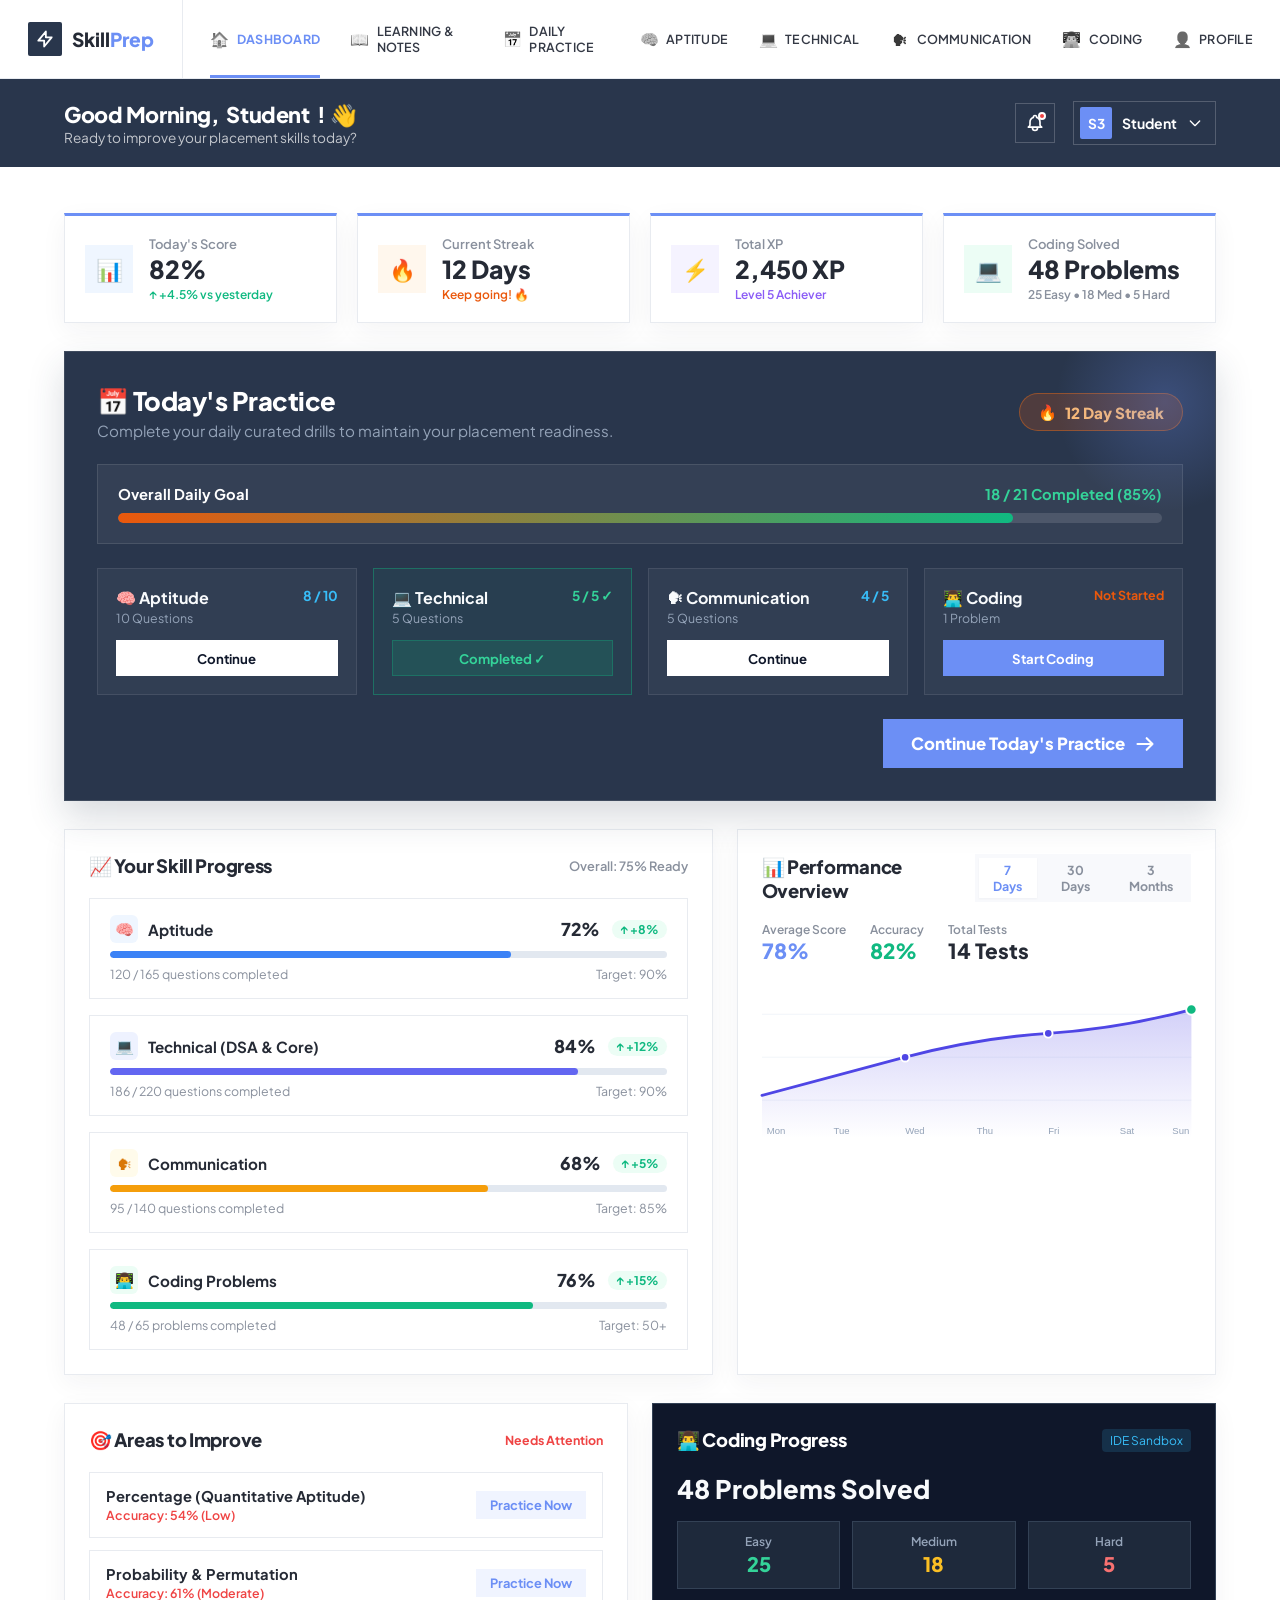
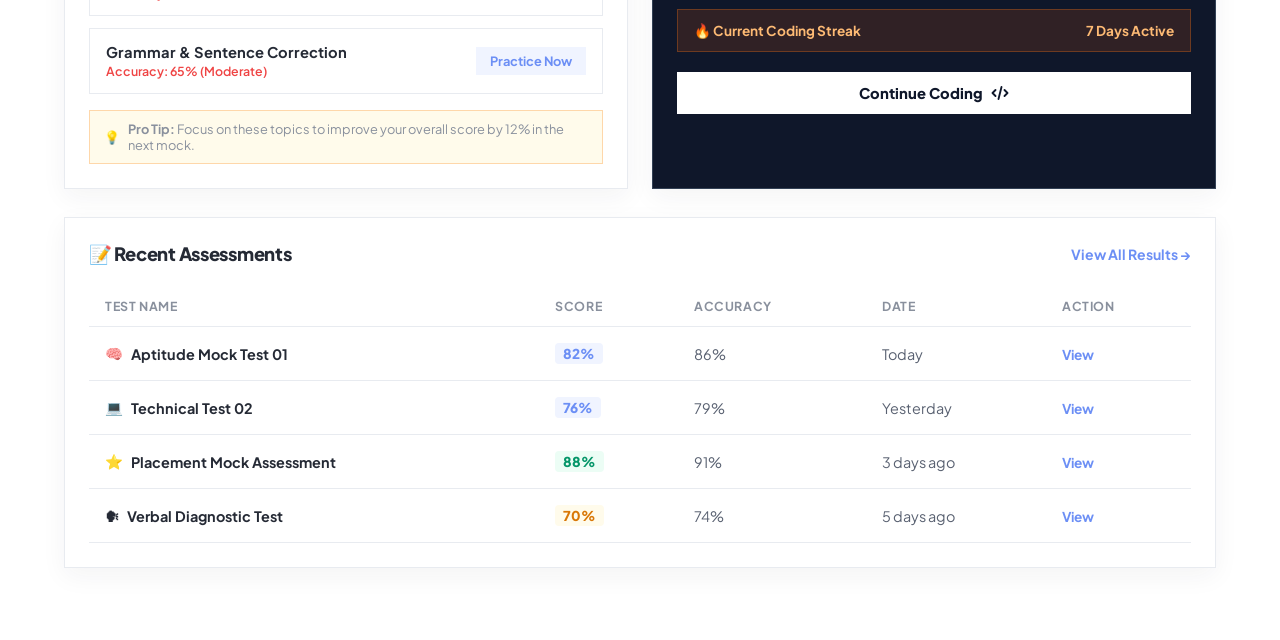
<file: assessment.html>
<!DOCTYPE html>
<html lang="en">

<head>
    <meta charset="UTF-8">
    <meta name="viewport" content="width=device-width, initial-scale=1.0">
    <title>Assessment — SkillPrep | Placement &amp; Skill Preparation</title>
    <meta name="description"
        content="Take your SkillPrep assessment. Answer aptitude, technical, and communication questions to sharpen your placement skills.">
    <link rel="preconnect" href="https://fonts.googleapis.com">
    <link rel="preconnect" href="https://fonts.gstatic.com" crossorigin>
    <link
        href="https://fonts.googleapis.com/css2?family=Plus+Jakarta+Sans:wght@400;500;600;700;800&family=JetBrains+Mono:wght@400;500;600&display=swap"
        rel="stylesheet">

    <style>
        /* =====================================================
           DESIGN TOKENS — White & Blue Theme
        ===================================================== */
        :root {
            --primary: #2563eb;
            --primary-hover: #1d4ed8;
            --primary-light: #eff6ff;
            --primary-mid: #bfdbfe;
            --primary-glow: rgba(37, 99, 235, 0.18);

            --success: #10b981;
            --success-light: #ecfdf5;
            --warning: #f59e0b;
            --warning-light: #fffbeb;
            --danger: #ef4444;
            --danger-light: #fef2f2;

            --bg-body: #f0f7ff;
            --surface: #ffffff;
            --surface-alt: #f8fafc;
            --border: #dbeafe;
            --border-strong: #93c5fd;

            --text-main: #0f172a;
            --text-secondary: #475569;
            --text-muted: #94a3b8;

            --radius-sm: 8px;
            --radius-md: 12px;
            --radius-lg: 16px;
            --radius-xl: 20px;
            --radius-full: 9999px;

            --shadow-sm: 0 1px 3px rgba(37, 99, 235, 0.06), 0 1px 2px rgba(0, 0, 0, 0.04);
            --shadow-md: 0 4px 16px rgba(37, 99, 235, 0.10), 0 2px 6px rgba(0, 0, 0, 0.04);
            --shadow-lg: 0 12px 32px rgba(37, 99, 235, 0.14), 0 4px 10px rgba(0, 0, 0, 0.04);

            --font-sans: 'Plus Jakarta Sans', -apple-system, BlinkMacSystemFont, 'Segoe UI', Roboto, sans-serif;
            --font-mono: 'JetBrains Mono', monospace;
            --transition: all 0.22s cubic-bezier(0.16, 1, 0.3, 1);

            --header-h: 68px;
            --sidebar-w: 280px;
        }

        *,
        *::before,
        *::after {
            margin: 0;
            padding: 0;
            box-sizing: border-box;
        }

        html {
            scroll-behavior: smooth;
        }

        body {
            font-family: var(--font-sans);
            background: var(--bg-body);
            color: var(--text-main);
            min-height: 100vh;
            -webkit-font-smoothing: antialiased;
            display: flex;
            flex-direction: column;
        }

        /* ── HEADER ────────────────────────────────────────── */
        .assessment-header {
            position: sticky;
            top: 0;
            z-index: 100;
            height: var(--header-h);
            background: var(--surface);
            border-bottom: 1.5px solid var(--border);
            display: flex;
            align-items: center;
            justify-content: space-between;
            padding: 0 2rem;
            box-shadow: 0 2px 12px rgba(37, 99, 235, 0.07);
        }

        .header-left {
            display: flex;
            align-items: center;
            gap: 1rem;
        }

        .btn-back {
            display: inline-flex;
            align-items: center;
            gap: 0.4rem;
            font-size: 0.88rem;
            font-weight: 600;
            color: var(--primary);
            text-decoration: none;
            padding: 0.4rem 0.85rem;
            border-radius: var(--radius-sm);
            border: 1.5px solid var(--primary-mid);
            background: var(--primary-light);
            transition: var(--transition);
        }

        .btn-back:hover {
            background: var(--primary);
            color: #fff;
            border-color: var(--primary);
            transform: translateX(-2px);
        }

        .header-divider {
            width: 1.5px;
            height: 28px;
            background: var(--border);
            border-radius: 2px;
        }

        .header-module {
            display: flex;
            flex-direction: column;
        }

        .header-module-label {
            font-size: 0.72rem;
            font-weight: 600;
            text-transform: uppercase;
            letter-spacing: 0.08em;
            color: var(--text-muted);
        }

        .header-module-title {
            font-size: 1.05rem;
            font-weight: 700;
            color: var(--text-main);
        }

        /* Timer */
        .timer-wrapper {
            display: flex;
            align-items: center;
            gap: 0.6rem;
            background: var(--primary-light);
            border: 1.5px solid var(--primary-mid);
            border-radius: var(--radius-lg);
            padding: 0.45rem 1.1rem;
            transition: var(--transition);
        }

        .timer-icon {
            font-size: 1.1rem;
        }

        .timer-label {
            font-size: 0.72rem;
            font-weight: 600;
            color: var(--primary);
            text-transform: uppercase;
            letter-spacing: 0.06em;
        }

        #timer {
            font-family: var(--font-mono);
            font-size: 1.25rem;
            font-weight: 700;
            color: var(--primary);
            min-width: 56px;
            text-align: center;
        }

        .timer-wrapper.warning {
            background: var(--warning-light);
            border-color: #fcd34d;
        }

        .timer-wrapper.warning #timer,
        .timer-wrapper.warning .timer-label {
            color: #b45309;
        }

        .timer-wrapper.danger {
            background: var(--danger-light);
            border-color: #fca5a5;
            animation: pulse-danger 1s ease-in-out infinite;
        }

        .timer-wrapper.danger #timer,
        .timer-wrapper.danger .timer-label {
            color: var(--danger);
        }

        @keyframes pulse-danger {

            0%,
            100% {
                box-shadow: 0 0 0 0 rgba(239, 68, 68, 0);
            }

            50% {
                box-shadow: 0 0 0 6px rgba(239, 68, 68, 0.18);
            }
        }

        /* ── BODY LAYOUT ───────────────────────────────────── */
        .assessment-body {
            flex: 1;
            display: flex;
            overflow: hidden;
        }

        /* ── SIDEBAR ───────────────────────────────────────── */
        .sidebar {
            width: var(--sidebar-w);
            background: var(--surface);
            border-right: 1.5px solid var(--border);
            display: flex;
            flex-direction: column;
            padding: 1.5rem 1.2rem;
            gap: 1.5rem;
            overflow-y: auto;
        }

        .sidebar-section-label {
            font-size: 0.72rem;
            font-weight: 700;
            text-transform: uppercase;
            letter-spacing: 0.09em;
            color: var(--text-muted);
            margin-bottom: 0.6rem;
        }

        /* Progress ring */
        .progress-ring-wrapper {
            display: flex;
            flex-direction: column;
            align-items: center;
            gap: 0.5rem;
        }

        .ring-svg {
            display: block;
        }

        .ring-bg {
            fill: none;
            stroke: var(--border);
            stroke-width: 7;
        }

        .ring-fill {
            fill: none;
            stroke: var(--primary);
            stroke-width: 7;
            stroke-linecap: round;
            stroke-dasharray: 226;
            stroke-dashoffset: 226;
            transform: rotate(-90deg);
            transform-origin: 50% 50%;
            transition: stroke-dashoffset 0.5s ease;
        }

        .ring-text {
            font-family: var(--font-mono);
            font-size: 0.85rem;
            font-weight: 700;
            fill: var(--primary);
        }

        .ring-sub {
            font-size: 0.68rem;
            font-weight: 600;
            color: var(--text-muted);
            text-transform: uppercase;
            letter-spacing: 0.07em;
        }

        /* Status pills */
        .status-grid {
            display: grid;
            grid-template-columns: 1fr 1fr;
            gap: 0.5rem;
        }

        .status-pill {
            display: flex;
            flex-direction: column;
            align-items: center;
            gap: 0.2rem;
            padding: 0.6rem 0.4rem;
            border-radius: var(--radius-md);
            border: 1.5px solid transparent;
        }

        .status-pill.answered {
            background: #eff6ff;
            border-color: #bfdbfe;
        }

        .status-pill.skipped {
            background: #f8fafc;
            border-color: var(--border);
        }

        .status-pill-count {
            font-size: 1.25rem;
            font-weight: 800;
            line-height: 1;
        }

        .status-pill.answered .status-pill-count {
            color: var(--primary);
        }

        .status-pill.skipped .status-pill-count {
            color: var(--text-muted);
        }

        .status-pill-label {
            font-size: 0.68rem;
            font-weight: 600;
            text-transform: uppercase;
            letter-spacing: 0.06em;
        }

        .status-pill.answered .status-pill-label {
            color: var(--primary);
        }

        .status-pill.skipped .status-pill-label {
            color: var(--text-muted);
        }

        /* Question grid */
        .q-grid {
            display: grid;
            grid-template-columns: repeat(5, 1fr);
            gap: 0.4rem;
        }

        .q-dot {
            width: 100%;
            aspect-ratio: 1;
            border-radius: var(--radius-sm);
            border: 1.5px solid var(--border);
            background: var(--surface-alt);
            font-size: 0.72rem;
            font-weight: 700;
            color: var(--text-muted);
            display: flex;
            align-items: center;
            justify-content: center;
            cursor: pointer;
            transition: var(--transition);
            font-family: var(--font-sans);
        }

        .q-dot:hover {
            border-color: var(--primary);
            color: var(--primary);
            background: var(--primary-light);
        }

        .q-dot.current {
            border-color: var(--primary);
            background: var(--primary);
            color: #fff;
            box-shadow: 0 2px 8px var(--primary-glow);
        }

        .q-dot.answered {
            border-color: #86efac;
            background: var(--success-light);
            color: var(--success);
        }

        /* Sidebar submit */
        .sidebar-submit-btn {
            width: 100%;
            padding: 0.75rem;
            background: var(--primary);
            color: #fff;
            border: none;
            border-radius: var(--radius-md);
            font-family: var(--font-sans);
            font-size: 0.92rem;
            font-weight: 700;
            cursor: pointer;
            transition: var(--transition);
            box-shadow: 0 4px 12px var(--primary-glow);
            letter-spacing: 0.02em;
        }

        .sidebar-submit-btn:hover {
            background: var(--primary-hover);
            transform: translateY(-1px);
            box-shadow: 0 6px 18px var(--primary-glow);
        }

        .sidebar-submit-btn:disabled {
            opacity: 0.55;
            cursor: not-allowed;
            transform: none;
        }

        /* ── QUESTION AREA ─────────────────────────────────── */
        .question-area {
            flex: 1;
            overflow-y: auto;
            padding: 2rem 2.5rem;
            display: flex;
            flex-direction: column;
            gap: 1.5rem;
        }

        /* Progress strip */
        .progress-strip {
            display: flex;
            flex-direction: column;
            gap: 0.4rem;
        }

        .progress-strip-info {
            display: flex;
            justify-content: space-between;
            align-items: center;
        }

        .progress-strip-label {
            font-size: 0.82rem;
            font-weight: 600;
            color: var(--text-secondary);
        }

        .progress-strip-pct {
            font-size: 0.82rem;
            font-weight: 700;
            color: var(--primary);
        }

        .progress-bar-track {
            width: 100%;
            height: 6px;
            background: var(--primary-light);
            border-radius: var(--radius-full);
            overflow: hidden;
        }

        .progress-bar-fill {
            height: 100%;
            background: linear-gradient(90deg, var(--primary), #60a5fa);
            border-radius: var(--radius-full);
            transition: width 0.4s cubic-bezier(0.16, 1, 0.3, 1);
            width: 0%;
        }

        /* Question card */
        .question-card {
            background: var(--surface);
            border: 1.5px solid var(--border);
            border-radius: var(--radius-xl);
            padding: 2rem 2.2rem;
            box-shadow: var(--shadow-md);
            position: relative;
            overflow: hidden;
        }

        .question-card::before {
            content: '';
            position: absolute;
            top: 0;
            left: 0;
            right: 0;
            height: 4px;
            background: linear-gradient(90deg, var(--primary), #60a5fa);
        }

        .question-badge {
            display: inline-flex;
            align-items: center;
            gap: 0.35rem;
            background: var(--primary-light);
            color: var(--primary);
            font-size: 0.75rem;
            font-weight: 700;
            text-transform: uppercase;
            letter-spacing: 0.08em;
            padding: 0.3rem 0.75rem;
            border-radius: var(--radius-full);
            border: 1.5px solid var(--primary-mid);
            margin-bottom: 1.2rem;
        }

        .question-text {
            font-size: 1.15rem;
            font-weight: 600;
            color: var(--text-main);
            line-height: 1.7;
            margin-bottom: 1.8rem;
        }

        /* Options */
        .options-list {
            display: flex;
            flex-direction: column;
            gap: 0.75rem;
        }

        .option-label {
            display: flex;
            align-items: center;
            gap: 1rem;
            padding: 1rem 1.2rem;
            border: 1.5px solid var(--border);
            border-radius: var(--radius-md);
            cursor: pointer;
            transition: var(--transition);
            background: var(--surface-alt);
            position: relative;
            overflow: hidden;
        }

        .option-label::before {
            content: '';
            position: absolute;
            inset: 0;
            background: var(--primary-light);
            opacity: 0;
            transition: var(--transition);
        }

        .option-label:hover {
            border-color: var(--primary);
            background: var(--surface);
            transform: translateX(4px);
        }

        .option-label:hover::before {
            opacity: 1;
        }

        .option-label input[type="radio"] {
            width: 20px;
            height: 20px;
            accent-color: var(--primary);
            cursor: pointer;
            flex-shrink: 0;
            position: relative;
            z-index: 1;
        }

        .option-letter {
            width: 30px;
            height: 30px;
            border-radius: var(--radius-sm);
            background: var(--border);
            color: var(--text-secondary);
            font-size: 0.8rem;
            font-weight: 700;
            display: flex;
            align-items: center;
            justify-content: center;
            flex-shrink: 0;
            transition: var(--transition);
            position: relative;
            z-index: 1;
        }

        .option-text {
            flex: 1;
            font-size: 0.96rem;
            font-weight: 500;
            color: var(--text-main);
            position: relative;
            z-index: 1;
            transition: var(--transition);
        }

        .option-label:has(input:checked) {
            border-color: var(--primary);
            background: var(--surface);
        }

        .option-label:has(input:checked)::before {
            opacity: 1;
        }

        .option-label:has(input:checked) .option-letter {
            background: var(--primary);
            color: #fff;
        }

        .option-label:has(input:checked) .option-text {
            font-weight: 700;
            color: var(--primary);
        }

        /* Nav buttons */
        .nav-actions {
            display: flex;
            justify-content: space-between;
            align-items: center;
            gap: 1rem;
            padding: 1rem 0;
            border-top: 1.5px solid var(--border);
        }

        .nav-btn {
            display: inline-flex;
            align-items: center;
            gap: 0.5rem;
            padding: 0.65rem 1.4rem;
            border-radius: var(--radius-md);
            font-family: var(--font-sans);
            font-size: 0.92rem;
            font-weight: 700;
            cursor: pointer;
            transition: var(--transition);
            border: 1.5px solid transparent;
            text-decoration: none;
            letter-spacing: 0.01em;
        }

        .nav-btn:disabled {
            opacity: 0.4;
            cursor: not-allowed;
            transform: none !important;
            box-shadow: none !important;
        }

        .btn-prev {
            background: var(--surface);
            color: var(--text-secondary);
            border-color: var(--border);
        }

        .btn-prev:hover:not(:disabled) {
            background: var(--surface-alt);
            border-color: var(--border-strong);
            color: var(--text-main);
        }

        .btn-next {
            background: var(--primary);
            color: #fff;
            border-color: var(--primary);
            box-shadow: 0 3px 10px var(--primary-glow);
        }

        .btn-next:hover:not(:disabled) {
            background: var(--primary-hover);
            border-color: var(--primary-hover);
            transform: translateX(3px);
            box-shadow: 0 5px 16px var(--primary-glow);
        }

        .btn-submit {
            background: var(--success);
            color: #fff;
            border-color: var(--success);
            box-shadow: 0 3px 10px rgba(16, 185, 129, 0.25);
        }

        .btn-submit:hover:not(:disabled) {
            background: #059669;
            border-color: #059669;
            transform: translateY(-2px);
            box-shadow: 0 6px 18px rgba(16, 185, 129, 0.28);
        }

        .skip-note {
            display: flex;
            align-items: center;
            gap: 0.6rem;
            font-size: 0.8rem;
            color: var(--text-muted);
            font-weight: 500;
        }

        .skip-dot {
            width: 8px;
            height: 8px;
            border-radius: 50%;
            background: var(--text-muted);
            flex-shrink: 0;
        }

        .hidden {
            display: none !important;
        }

        @media (max-width: 900px) {
            .sidebar {
                display: none;
            }

            .question-area {
                padding: 1.5rem 1.2rem;
            }
        }

        @media (max-width: 600px) {
            .assessment-header {
                padding: 0 1rem;
            }

            .header-module-title {
                font-size: 0.95rem;
            }

            .question-text {
                font-size: 1rem;
            }

            .question-card {
                padding: 1.4rem 1.2rem;
            }
        }
    </style>
</head>

<body>

    <!-- HEADER -->
    <header class="assessment-header">
        <div class="header-left">
            <a href="dashboard.html" class="btn-back">&#8592; Dashboard</a>
            <div class="header-divider"></div>
            <div class="header-module">
                <span class="header-module-label">Now taking</span>
                <span class="header-module-title" id="module-title">Assessment</span>
            </div>
        </div>
        <div class="timer-wrapper" id="timer-wrapper">
            <span class="timer-icon">&#9203;</span>
            <div>
                <div class="timer-label">Time Left</div>
                <div id="timer">10:00</div>
            </div>
        </div>
    </header>

    <!-- BODY -->
    <div class="assessment-body">

        <!-- SIDEBAR -->
        <aside class="sidebar">
            <div>
                <div class="sidebar-section-label">Your Progress</div>
                <div class="progress-ring-wrapper">
                    <svg class="ring-svg" width="90" height="90" viewBox="0 0 90 90">
                        <circle class="ring-bg" cx="45" cy="45" r="36" />
                        <circle class="ring-fill" cx="45" cy="45" r="36" id="ring-fill" />
                        <text x="45" y="44" text-anchor="middle" dominant-baseline="middle" class="ring-text"
                            id="ring-pct-text">0%</text>
                        <text x="45" y="58" text-anchor="middle" dominant-baseline="middle" font-size="7" fill="#94a3b8"
                            font-family="Plus Jakarta Sans, sans-serif" font-weight="600">done</text>
                    </svg>
                    <span class="ring-sub" id="ring-sub-label">0 of 0 answered</span>
                </div>
            </div>

            <div>
                <div class="sidebar-section-label">Status</div>
                <div class="status-grid">
                    <div class="status-pill answered">
                        <span class="status-pill-count" id="answered-count">0</span>
                        <span class="status-pill-label">Answered</span>
                    </div>
                    <div class="status-pill skipped">
                        <span class="status-pill-count" id="skipped-count">0</span>
                        <span class="status-pill-label">Skipped</span>
                    </div>
                </div>
            </div>

            <div>
                <div class="sidebar-section-label">Questions</div>
                <div class="q-grid" id="q-grid"></div>
            </div>

            <button class="sidebar-submit-btn" id="sidebar-submit-btn" onclick="submitAssessment()">
                Submit Assessment &#10003;
            </button>
        </aside>

        <!-- QUESTION AREA -->
        <main class="question-area">

            <div class="progress-strip">
                <div class="progress-strip-info">
                    <span class="progress-strip-label">
                        Question <span id="current-question">1</span> of <span id="total-questions">0</span>
                    </span>
                    <span class="progress-strip-pct" id="progress-pct">0%</span>
                </div>
                <div class="progress-bar-track">
                    <div class="progress-bar-fill" id="assessment-progress"></div>
                </div>
            </div>

            <div class="question-container">
                <div class="question-card">
                    <h3 id="question-text">Loading question...</h3>

                    <div class="options-container">
                        <label class="option">
                            <input type="radio" name="answer" value="0">
                            <span id="option-0">Option 1</span>
                        </label>
                        <label class="option">
                            <input type="radio" name="answer" value="1">
                            <span id="option-1">Option 2</span>
                        </label>
                        <label class="option">
                            <input type="radio" name="answer" value="2">
                            <span id="option-2">Option 3</span>
                        </label>
                        <label class="option">
                            <input type="radio" name="answer" value="3">
                            <span id="option-3">Option 4</span>
                        </label>
                    </div>
                </div>

                <div class="nav-actions">
                    <button class="nav-btn btn-prev" id="prev-btn" onclick="previousQuestion()">&#8592;
                        Previous</button>
                    <div class="skip-note" id="skip-note">
                        <span class="skip-dot"></span> Select an option to proceed
                    </div>
                    <button class="nav-btn btn-next" id="next-btn" onclick="nextQuestion()">Next &#8594;</button>
                    <button class="nav-btn btn-submit hidden" id="submit-btn" onclick="submitAssessment()">Submit
                        &#10003;</button>
                </div>

        </main>
    </div>

    <script src="js/main.js"></script>
    <script src="js/questions-data.js"></script>
    <script>
        let currentQuestionIndex = 0;
        let questions = [];
        let userAnswers = [];
        let timerInterval = null;
        let timeRemaining = 600;
        const PASSING_SCORE = 60;

        function initAssessment() {
            const module = sessionStorage.getItem('currentModule');
            const topic = sessionStorage.getItem('currentTopic');
            if (!module) { window.location.href = 'dashboard.html'; return; }
            
            // Coding questions must be taken in the dedicated Coding Platform (IDE with 10 test cases), NOT multiple-choice
            if (module === 'programming' || module === 'coding') {
                const redirectUrl = 'coding.html' + (topic ? `?topic=${encodeURIComponent(topic)}` : '');
                window.location.href = redirectUrl;
                return;
            }

            let allQ = getQuestionsByModule(module);
            if (topic && topic !== 'all') {
                const topicQ = getQuestionsByTopic(module, topic);
                if (topicQ.length > 0) {
                    allQ = topicQ;
                }
            }
            questions = allQ;
            if (questions.length === 0) { alert('No questions found for this module'); window.location.href = 'dashboard.html'; return; }
            userAnswers = new Array(questions.length).fill(null);
            currentQuestionIndex = 0;
            timeRemaining = 600;
            updateModuleTitle(module, topic);
            buildQuestionGrid();
            loadQuestion();
            startTimer();
        }

        function updateModuleTitle(module, topic) {
            const titles = {
                'programming': 'Programming & Coding Practice', 'coding': 'Programming & Coding Practice',
                'aptitude': 'Aptitude Assessment', 'technical': 'Technical Practice',
                'technical-practice': 'Technical Practice', 'communication': 'Communication Skills',
                'general-knowledge': 'General Knowledge', 'ethics': 'Ethical Scenarios', 'values': 'Values & Principles'
            };
            const baseTitle = titles[module] || 'Assessment';
            document.getElementById('module-title').textContent = topic ? `${baseTitle} — ${topic}` : baseTitle;
        }

        function buildQuestionGrid() {
            const grid = document.getElementById('q-grid');
            grid.innerHTML = '';
            questions.forEach((_, i) => {
                const dot = document.createElement('button');
                dot.className = 'q-dot';
                dot.textContent = i + 1;
                dot.id = 'q-dot-' + i;
                dot.onclick = () => jumpTo(i);
                grid.appendChild(dot);
            });
            document.getElementById('total-questions').textContent = questions.length;
        }

        function jumpTo(index) {
            saveCurrentAnswer();
            currentQuestionIndex = index;
            loadQuestion();
        }

        function loadQuestion() {
            const q = questions[currentQuestionIndex];
            document.getElementById('question-text').textContent = q.question;
            document.getElementById('current-question').textContent = currentQuestionIndex + 1;
            document.getElementById('q-badge-num').textContent = currentQuestionIndex + 1;
            for (let i = 0; i < 4; i++) document.getElementById('option-' + i).textContent = q.options[i];

            const pct = Math.round(((currentQuestionIndex + 1) / questions.length) * 100);
            document.getElementById('assessment-progress').style.width = pct + '%';
            document.getElementById('progress-pct').textContent = pct + '%';

            document.querySelectorAll('input[name="answer"]').forEach(r => r.checked = false);
            if (userAnswers[currentQuestionIndex] !== null) {
                const r = document.querySelector('input[name="answer"][value="' + userAnswers[currentQuestionIndex] + '"]');
                if (r) r.checked = true;
            }
            updateNavButtons();
            updateSidebar();
            setupOptionListeners();
        }

        function updateNavButtons() {
            const prevBtn = document.getElementById('prev-btn');
            const nextBtn = document.getElementById('next-btn');
            const submitBtn = document.getElementById('submit-btn');
            const sidebarBtn = document.getElementById('sidebar-submit-btn');
            const skipNote = document.getElementById('skip-note');
            const isAnswered = !!document.querySelector('input[name="answer"]:checked');
            prevBtn.disabled = (currentQuestionIndex === 0);
            if (currentQuestionIndex === questions.length - 1) {
                nextBtn.classList.add('hidden'); submitBtn.classList.remove('hidden'); submitBtn.disabled = !isAnswered;
            } else {
                nextBtn.classList.remove('hidden'); submitBtn.classList.add('hidden'); nextBtn.disabled = !isAnswered;
            }
            skipNote.style.display = isAnswered ? 'none' : 'flex';
            sidebarBtn.disabled = !userAnswers.every(a => a !== null);
        }

        function setupOptionListeners() {
            document.querySelectorAll('input[name="answer"]').forEach(r => {
                r.addEventListener('change', () => { updateNavButtons(); updateSidebar(); });
            });
        }

        function saveCurrentAnswer() {
            const sel = document.querySelector('input[name="answer"]:checked');
            if (sel) userAnswers[currentQuestionIndex] = parseInt(sel.value);
        }

        function nextQuestion() {
            const sel = document.querySelector('input[name="answer"]:checked');
            if (!sel) return;
            userAnswers[currentQuestionIndex] = parseInt(sel.value);
            if (currentQuestionIndex < questions.length - 1) { currentQuestionIndex++; loadQuestion(); }
        }

        function previousQuestion() {
            saveCurrentAnswer();
            if (currentQuestionIndex > 0) { currentQuestionIndex--; loadQuestion(); }
        }

        function updateSidebar() {
            const answered = userAnswers.filter(a => a !== null).length;
            document.getElementById('answered-count').textContent = answered;
            document.getElementById('skipped-count').textContent = questions.length - answered;
            document.getElementById('ring-sub-label').textContent = answered + ' of ' + questions.length + ' answered';
            const pct = questions.length > 0 ? (answered / questions.length) * 100 : 0;
            document.getElementById('ring-pct-text').textContent = Math.round(pct) + '%';
            document.getElementById('ring-fill').style.strokeDashoffset = 226 - (pct / 100) * 226;
            questions.forEach((_, i) => {
                const dot = document.getElementById('q-dot-' + i);
                if (!dot) return;
                dot.className = 'q-dot' + (userAnswers[i] !== null ? ' answered' : '') + (i === currentQuestionIndex ? ' current' : '');
            });
        }

        function startTimer() {
            timerInterval = setInterval(() => {
                timeRemaining--;
                const m = Math.floor(timeRemaining / 60), s = timeRemaining % 60;
                document.getElementById('timer').textContent = m + ':' + s.toString().padStart(2, '0');
                const w = document.getElementById('timer-wrapper');
                if (timeRemaining <= 60) w.classList.add('warning');
                if (timeRemaining <= 30) w.classList.add('danger');
                if (timeRemaining <= 0) { clearInterval(timerInterval); submitAssessment(); }
            }, 1000);
        }

        function submitAssessment() {
            saveCurrentAnswer();
            clearInterval(timerInterval);
            let correct = 0;
            userAnswers.forEach((ans, i) => { if (ans === questions[i].correct) correct++; });
            const result = {
                module: sessionStorage.getItem('currentModule'),
                totalQuestions: questions.length,
                correctAnswers: correct,
                percentage: Math.round((correct / questions.length) * 100),
                timestamp: new Date().toLocaleString()
            };
            const moduleMap = {
                'programming': 'programming', 'aptitude': 'aptitude', 'technical-practice': 'technical-practice',
                'communication': 'communication', 'general-knowledge': 'general-knowledge', 'ethics': 'ethics', 'values': 'values'
            };
            updateStudentScore(moduleMap[result.module], result.percentage);
            sessionStorage.setItem('assessmentResult', JSON.stringify(result));
            window.location.href = 'result.html';
        }

        window.addEventListener('DOMContentLoaded', initAssessment);
    </script>
</body>

</html>
</file>
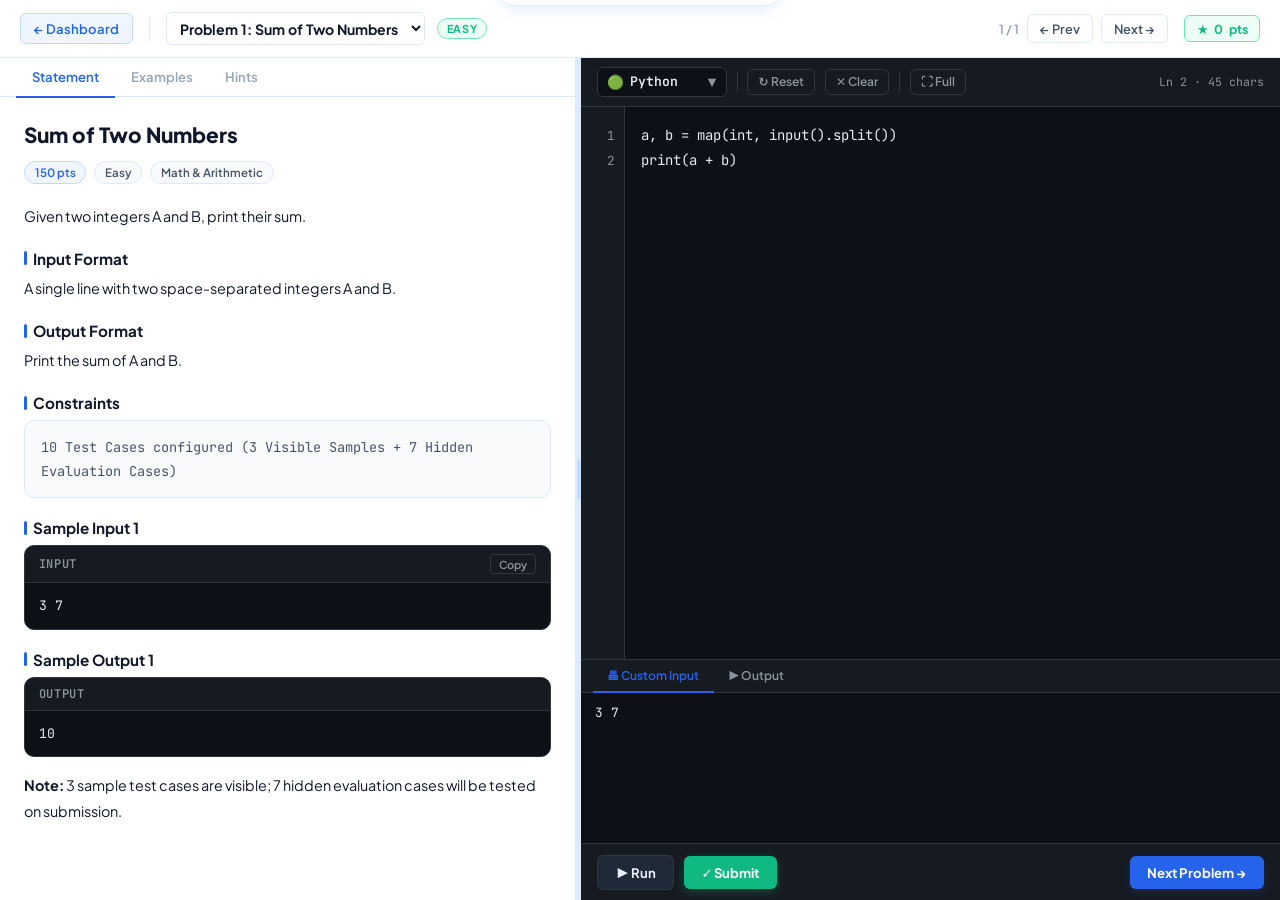
<file: coding.html>
<!DOCTYPE html>
<html lang="en">
<head>
    <meta charset="UTF-8">
    <meta name="viewport" content="width=device-width, initial-scale=1.0">
    <title>Coding Practice — SkillPrep | Placement &amp; Skill Preparation</title>
    <meta name="description" content="Solve real coding problems with a built-in editor. Practice C, C++, Java, and Python for placement interviews.">
    <link rel="preconnect" href="https://fonts.googleapis.com">
    <link rel="preconnect" href="https://fonts.gstatic.com" crossorigin>
    <link href="https://fonts.googleapis.com/css2?family=Plus+Jakarta+Sans:wght@400;500;600;700;800&family=JetBrains+Mono:ital,wght@0,400;0,500;0,600;1,400&display=swap" rel="stylesheet">

    <style>
        /* ════════════════════════════════════════════
           DESIGN TOKENS — White & Blue Theme
        ════════════════════════════════════════════ */
        :root {
            --primary:        #2563eb;
            --primary-hover:  #1d4ed8;
            --primary-light:  #eff6ff;
            --primary-mid:    #bfdbfe;
            --primary-glow:   rgba(37,99,235,0.18);

            --success:        #10b981;
            --success-light:  #ecfdf5;
            --warning:        #f59e0b;
            --warning-light:  #fffbeb;
            --danger:         #ef4444;
            --danger-light:   #fef2f2;
            --orange:         #f97316;

            --bg-body:        #f0f7ff;
            --surface:        #ffffff;
            --surface-alt:    #f8fafc;
            --border:         #dbeafe;
            --border-strong:  #93c5fd;

            --editor-bg:      #0d1117;
            --editor-surface: #161b22;
            --editor-border:  #30363d;
            --editor-text:    #e6edf3;
            --editor-muted:   #8b949e;
            --editor-line:    #1f2937;
            --editor-kw:      #ff7b72;
            --editor-str:     #a5d6ff;
            --editor-num:     #79c0ff;
            --editor-fn:      #d2a8ff;
            --editor-comment: #8b949e;

            --text-main:      #0f172a;
            --text-secondary: #475569;
            --text-muted:     #94a3b8;

            --radius-sm:   6px;
            --radius-md:   10px;
            --radius-lg:   14px;
            --radius-xl:   18px;
            --radius-full: 9999px;

            --shadow-sm:   0 1px 3px rgba(37,99,235,0.06);
            --shadow-md:   0 4px 16px rgba(37,99,235,0.10);

            --font-sans:   'Plus Jakarta Sans', system-ui, sans-serif;
            --font-mono:   'JetBrains Mono', monospace;
            --transition:  all 0.2s cubic-bezier(0.16, 1, 0.3, 1);

            --header-h:    58px;
            --panel-min:   380px;
        }

        *, *::before, *::after { margin:0; padding:0; box-sizing:border-box; }
        html { height:100%; }

        body {
            font-family: var(--font-sans);
            background: var(--bg-body);
            color: var(--text-main);
            height: 100vh;
            display: flex;
            flex-direction: column;
            overflow: hidden;
            -webkit-font-smoothing: antialiased;
        }

        /* ── TOP HEADER ─────────────────────────────── */
        .cp-header {
            height: var(--header-h);
            background: var(--surface);
            border-bottom: 1.5px solid var(--border);
            display: flex;
            align-items: center;
            padding: 0 1.25rem;
            gap: 1rem;
            flex-shrink: 0;
            box-shadow: 0 2px 8px rgba(37,99,235,0.06);
        }

        .btn-back {
            display: inline-flex;
            align-items: center;
            gap: 0.35rem;
            font-size: 0.82rem;
            font-weight: 600;
            color: var(--primary);
            text-decoration: none;
            padding: 0.35rem 0.8rem;
            border-radius: var(--radius-sm);
            border: 1.5px solid var(--primary-mid);
            background: var(--primary-light);
            white-space: nowrap;
            transition: var(--transition);
        }
        .btn-back:hover { background: var(--primary); color: #fff; border-color: var(--primary); }

        .header-divider { width:1px; height:24px; background:var(--border); flex-shrink:0; }

        .header-problem-info {
            flex: 1;
            display: flex;
            align-items: center;
            gap: 0.75rem;
            min-width: 0;
        }
        .problem-title {
            font-size: 0.95rem;
            font-weight: 700;
            color: var(--text-main);
            white-space: nowrap;
            overflow: hidden;
            text-overflow: ellipsis;
        }
        .problem-select {
            font-family: var(--font-sans);
            font-size: 0.88rem;
            font-weight: 700;
            color: var(--text-main);
            background: var(--surface);
            border: 1.5px solid var(--border);
            border-radius: var(--radius-sm);
            padding: 0.35rem 0.6rem;
            cursor: pointer;
            outline: none;
            max-width: 320px;
            transition: var(--transition);
        }
        .problem-select:focus, .problem-select:hover {
            border-color: var(--primary);
            box-shadow: 0 0 0 3px var(--primary-glow);
        }
        .difficulty-badge {
            font-size: 0.68rem;
            font-weight: 700;
            text-transform: uppercase;
            letter-spacing: 0.06em;
            padding: 0.2rem 0.55rem;
            border-radius: var(--radius-full);
            white-space: nowrap;
            flex-shrink: 0;
        }
        .difficulty-badge.easy   { background: var(--success-light); color: var(--success); border: 1px solid #6ee7b7; }
        .difficulty-badge.medium { background: var(--warning-light);  color: #b45309;        border: 1px solid #fcd34d; }
        .difficulty-badge.hard   { background: var(--danger-light);   color: var(--danger);  border: 1px solid #fca5a5; }

        .header-nav {
            display: flex;
            align-items: center;
            gap: 0.5rem;
        }
        .btn-nav {
            display: inline-flex;
            align-items: center;
            gap: 0.35rem;
            font-size: 0.8rem;
            font-weight: 600;
            color: var(--text-secondary);
            padding: 0.35rem 0.75rem;
            border-radius: var(--radius-sm);
            border: 1.5px solid var(--border);
            background: var(--surface);
            cursor: pointer;
            transition: var(--transition);
            white-space: nowrap;
            font-family: var(--font-sans);
        }
        .btn-nav:hover { border-color: var(--primary); color: var(--primary); background: var(--primary-light); }

        .problem-counter {
            font-size: 0.78rem;
            font-weight: 600;
            color: var(--text-muted);
            white-space: nowrap;
        }

        /* ── MAIN SPLIT LAYOUT ──────────────────────── */
        .cp-body {
            flex: 1;
            display: flex;
            overflow: hidden;
            gap: 0;
        }

        /* Resizer */
        .resizer {
            width: 5px;
            background: var(--border);
            cursor: col-resize;
            flex-shrink: 0;
            transition: background 0.2s;
            position: relative;
        }
        .resizer:hover, .resizer.dragging { background: var(--primary); }
        .resizer::after {
            content: '';
            position: absolute;
            top: 50%; left: 50%;
            transform: translate(-50%,-50%);
            width: 3px; height: 40px;
            border-radius: 3px;
            background: var(--primary-mid);
        }

        /* ── LEFT PANEL — Problem Statement ─────────── */
        .left-panel {
            width: 45%;
            min-width: var(--panel-min);
            background: var(--surface);
            border-right: 1.5px solid var(--border);
            display: flex;
            flex-direction: column;
            overflow: hidden;
        }

        .left-tabs {
            display: flex;
            border-bottom: 1.5px solid var(--border);
            padding: 0 1rem;
            flex-shrink: 0;
        }
        .left-tab {
            padding: 0.65rem 1rem;
            font-size: 0.82rem;
            font-weight: 600;
            color: var(--text-muted);
            cursor: pointer;
            border-bottom: 2px solid transparent;
            margin-bottom: -1.5px;
            transition: var(--transition);
            white-space: nowrap;
        }
        .left-tab.active { color: var(--primary); border-bottom-color: var(--primary); }
        .left-tab:hover:not(.active) { color: var(--text-secondary); }

        .left-content {
            flex: 1;
            overflow-y: auto;
            padding: 1.5rem 1.5rem;
        }
        .left-content::-webkit-scrollbar { width: 5px; }
        .left-content::-webkit-scrollbar-track { background: var(--surface-alt); }
        .left-content::-webkit-scrollbar-thumb { background: var(--primary-mid); border-radius: 10px; }

        /* Tab panels */
        .tab-panel { display: none; }
        .tab-panel.active { display: block; }

        /* Problem statement typography */
        .problem-heading {
            font-size: 1.3rem;
            font-weight: 800;
            color: var(--text-main);
            margin-bottom: 0.8rem;
        }
        .problem-meta {
            display: flex;
            gap: 0.5rem;
            flex-wrap: wrap;
            margin-bottom: 1.2rem;
        }
        .meta-chip {
            font-size: 0.72rem;
            font-weight: 600;
            padding: 0.2rem 0.6rem;
            border-radius: var(--radius-full);
            background: var(--surface-alt);
            color: var(--text-secondary);
            border: 1px solid var(--border);
        }
        .meta-chip.pts { background: var(--primary-light); color: var(--primary); border-color: var(--primary-mid); }

        .problem-text {
            font-size: 0.9rem;
            line-height: 1.75;
            color: var(--text-main);
            margin-bottom: 1rem;
        }
        .problem-text p { margin-bottom: 0.75rem; }

        .section-title {
            font-size: 0.95rem;
            font-weight: 700;
            color: var(--text-main);
            margin: 1.25rem 0 0.5rem;
            display: flex;
            align-items: center;
            gap: 0.4rem;
        }
        .section-title::before {
            content: '';
            display: inline-block;
            width: 3px; height: 14px;
            background: var(--primary);
            border-radius: 2px;
        }

        .problem-ul {
            padding-left: 1.2rem;
            margin-bottom: 0.75rem;
            font-size: 0.88rem;
            line-height: 1.8;
            color: var(--text-secondary);
        }
        .problem-ul li { margin-bottom: 0.25rem; }

        code {
            font-family: var(--font-mono);
            font-size: 0.82rem;
            background: var(--surface-alt);
            color: var(--primary);
            padding: 0.1rem 0.35rem;
            border-radius: 4px;
            border: 1px solid var(--border);
        }

        .sample-block {
            background: var(--editor-bg);
            border-radius: var(--radius-md);
            overflow: hidden;
            margin-bottom: 1rem;
            border: 1px solid var(--editor-border);
        }
        .sample-header {
            display: flex;
            align-items: center;
            justify-content: space-between;
            padding: 0.5rem 0.85rem;
            background: var(--editor-surface);
            border-bottom: 1px solid var(--editor-border);
        }
        .sample-label {
            font-size: 0.75rem;
            font-weight: 600;
            color: var(--editor-muted);
            text-transform: uppercase;
            letter-spacing: 0.06em;
            font-family: var(--font-mono);
        }
        .copy-btn {
            font-size: 0.68rem;
            font-weight: 600;
            color: var(--editor-muted);
            background: transparent;
            border: 1px solid var(--editor-border);
            border-radius: 4px;
            padding: 0.15rem 0.5rem;
            cursor: pointer;
            font-family: var(--font-sans);
            transition: var(--transition);
        }
        .copy-btn:hover { color: #fff; border-color: var(--primary); background: var(--primary); }
        .sample-pre {
            font-family: var(--font-mono);
            font-size: 0.82rem;
            color: var(--editor-text);
            padding: 0.75rem 0.85rem;
            white-space: pre;
            overflow-x: auto;
            line-height: 1.65;
        }

        /* Constraints table */
        .constraints-box {
            background: var(--surface-alt);
            border: 1.5px solid var(--border);
            border-radius: var(--radius-md);
            padding: 0.85rem 1rem;
            margin-bottom: 0.75rem;
        }
        .constraints-box p {
            font-size: 0.85rem;
            font-family: var(--font-mono);
            color: var(--text-secondary);
            line-height: 1.8;
            margin: 0;
        }

        /* ── RIGHT PANEL — Editor ────────────────────── */
        .right-panel {
            flex: 1;
            display: flex;
            flex-direction: column;
            min-width: 320px;
            overflow: hidden;
            background: var(--editor-bg);
        }

        /* Editor top toolbar */
        .editor-toolbar {
            display: flex;
            align-items: center;
            gap: 0.6rem;
            padding: 0.55rem 1rem;
            background: var(--editor-surface);
            border-bottom: 1px solid var(--editor-border);
            flex-shrink: 0;
        }

        .lang-selector-wrapper {
            position: relative;
            display: flex;
            align-items: center;
        }
        .lang-icon {
            position: absolute;
            left: 0.6rem;
            font-size: 0.85rem;
            pointer-events: none;
        }
        #lang-select {
            appearance: none;
            -webkit-appearance: none;
            background: var(--editor-bg);
            color: var(--editor-text);
            border: 1px solid var(--editor-border);
            border-radius: var(--radius-sm);
            padding: 0.35rem 2.2rem 0.35rem 2rem;
            font-family: var(--font-mono);
            font-size: 0.82rem;
            font-weight: 600;
            cursor: pointer;
            transition: var(--transition);
            min-width: 130px;
        }
        #lang-select:focus { outline: none; border-color: var(--primary); }
        #lang-select option { background: var(--editor-surface); }
        .lang-arrow {
            position: absolute;
            right: 0.6rem;
            color: var(--editor-muted);
            pointer-events: none;
            font-size: 0.7rem;
        }

        .toolbar-sep { width: 1px; height: 20px; background: var(--editor-border); flex-shrink: 0; }

        .toolbar-btn {
            display: inline-flex;
            align-items: center;
            gap: 0.35rem;
            font-size: 0.75rem;
            font-weight: 600;
            color: var(--editor-muted);
            padding: 0.3rem 0.65rem;
            border-radius: var(--radius-sm);
            border: 1px solid var(--editor-border);
            background: transparent;
            cursor: pointer;
            font-family: var(--font-sans);
            transition: var(--transition);
            white-space: nowrap;
        }
        .toolbar-btn:hover { color: var(--editor-text); border-color: #6b7280; background: var(--editor-line); }

        .toolbar-spacer { flex: 1; }

        /* Editor area */
        .editor-wrapper {
            flex: 1;
            display: flex;
            overflow: hidden;
            position: relative;
        }

        .line-numbers {
            width: 44px;
            background: var(--editor-surface);
            border-right: 1px solid var(--editor-border);
            padding: 1rem 0;
            text-align: right;
            font-family: var(--font-mono);
            font-size: 0.78rem;
            line-height: 1.6rem;
            color: var(--editor-muted);
            user-select: none;
            overflow: hidden;
            flex-shrink: 0;
        }
        .line-num {
            padding-right: 0.65rem;
            display: block;
        }

        #code-editor {
            flex: 1;
            background: var(--editor-bg);
            color: var(--editor-text);
            border: none;
            outline: none;
            resize: none;
            font-family: var(--font-mono);
            font-size: 0.87rem;
            line-height: 1.6rem;
            padding: 1rem 1rem;
            tab-size: 4;
            caret-color: #58a6ff;
            -webkit-font-smoothing: antialiased;
        }
        #code-editor::selection { background: rgba(56,139,253,0.3); }
        #code-editor::-webkit-scrollbar { width: 8px; height: 8px; }
        #code-editor::-webkit-scrollbar-track { background: var(--editor-surface); }
        #code-editor::-webkit-scrollbar-thumb { background: #484f58; border-radius: 4px; }

        /* I/O panel */
        .io-panel {
            flex-shrink: 0;
            background: var(--editor-surface);
            border-top: 1px solid var(--editor-border);
            display: flex;
            flex-direction: column;
        }

        .io-tabs {
            display: flex;
            align-items: center;
            padding: 0 0.75rem;
            border-bottom: 1px solid var(--editor-border);
            gap: 0;
        }
        .io-tab {
            padding: 0.5rem 0.9rem;
            font-size: 0.75rem;
            font-weight: 600;
            color: var(--editor-muted);
            cursor: pointer;
            border-bottom: 2px solid transparent;
            margin-bottom: -1px;
            transition: var(--transition);
            font-family: var(--font-sans);
            white-space: nowrap;
        }
        .io-tab.active { color: var(--primary); border-bottom-color: var(--primary); }

        .io-tab-spacer { flex: 1; }

        .io-content {
            height: 150px;
            overflow: hidden;
        }
        .io-pane {
            display: none;
            height: 100%;
            flex-direction: column;
        }
        .io-pane.active { display: flex; }

        #custom-input, #output-area {
            flex: 1;
            background: var(--editor-bg);
            color: var(--editor-text);
            border: none;
            outline: none;
            resize: none;
            font-family: var(--font-mono);
            font-size: 0.8rem;
            line-height: 1.6;
            padding: 0.6rem 0.85rem;
        }
        #output-area { color: #a8ff78; }
        #output-area.error { color: #ff7b72; }
        #output-area.success { color: #39d353; }

        /* Bottom action bar */
        .action-bar {
            display: flex;
            align-items: center;
            gap: 0.6rem;
            padding: 0.65rem 1rem;
            background: var(--editor-surface);
            border-top: 1px solid var(--editor-border);
            flex-shrink: 0;
        }

        .action-spacer { flex: 1; }

        .run-btn {
            display: inline-flex;
            align-items: center;
            gap: 0.4rem;
            padding: 0.5rem 1.1rem;
            border-radius: var(--radius-sm);
            font-family: var(--font-sans);
            font-size: 0.82rem;
            font-weight: 700;
            cursor: pointer;
            border: none;
            transition: var(--transition);
        }
        .btn-run {
            background: var(--editor-line);
            color: var(--editor-text);
            border: 1px solid var(--editor-border);
        }
        .btn-run:hover { background: #374151; border-color: #6b7280; }

        .btn-submit-code {
            background: var(--success);
            color: #fff;
            box-shadow: 0 3px 10px rgba(16,185,129,0.28);
        }
        .btn-submit-code:hover { background: #059669; transform: translateY(-1px); box-shadow: 0 5px 15px rgba(16,185,129,0.32); }

        .btn-next-problem {
            background: var(--primary);
            color: #fff;
            box-shadow: 0 3px 10px var(--primary-glow);
        }
        .btn-next-problem:hover { background: var(--primary-hover); transform: translateY(-1px); box-shadow: 0 5px 15px var(--primary-glow); }

        /* Result overlay */
        .result-toast {
            position: fixed;
            top: 1.2rem;
            left: 50%;
            transform: translateX(-50%) translateY(-120%);
            background: var(--surface);
            border: 1.5px solid var(--border);
            border-radius: var(--radius-lg);
            padding: 0.85rem 1.4rem;
            display: flex;
            align-items: center;
            gap: 0.75rem;
            box-shadow: var(--shadow-md);
            z-index: 9999;
            transition: transform 0.4s cubic-bezier(0.16,1,0.3,1);
            min-width: 280px;
        }
        .result-toast.show { transform: translateX(-50%) translateY(0); }
        .toast-icon { font-size: 1.5rem; }
        .toast-body { flex: 1; }
        .toast-title { font-size: 0.9rem; font-weight: 700; margin-bottom: 0.1rem; }
        .toast-sub   { font-size: 0.78rem; color: var(--text-muted); }
        .toast-close { font-size: 1rem; color: var(--text-muted); cursor: pointer; padding: 0.2rem; }

        /* Score badge (header) */
        .score-badge {
            display: flex;
            align-items: center;
            gap: 0.35rem;
            background: var(--success-light);
            color: var(--success);
            border: 1.5px solid #6ee7b7;
            border-radius: var(--radius-sm);
            padding: 0.3rem 0.7rem;
            font-size: 0.78rem;
            font-weight: 700;
            white-space: nowrap;
        }

        /* Spinner */
        @keyframes spin { to { transform: rotate(360deg); } }
        .spinner {
            width: 14px; height: 14px;
            border: 2px solid rgba(255,255,255,0.3);
            border-top-color: #fff;
            border-radius: 50%;
            animation: spin 0.7s linear infinite;
            display: inline-block;
        }

        /* Responsive */
        @media (max-width: 800px) {
            .cp-body { flex-direction: column; }
            .left-panel { width: 100%; min-width: 0; height: 45%; border-right: none; border-bottom: 1.5px solid var(--border); }
            .right-panel { height: 55%; }
            .resizer { display: none; }
        }
    </style>
</head>
<body>

    <!-- ══════════════════════════════════════
         TOP HEADER
    ══════════════════════════════════════ -->
    <header class="cp-header">
        <a href="dashboard.html" class="btn-back">&#8592; Dashboard</a>
        <div class="header-divider"></div>

        <div class="header-problem-info">
            <select class="problem-select" id="problem-select" onchange="onSelectProblem(this.value)" aria-label="Select Coding Problem"></select>
            <span class="difficulty-badge" id="header-difficulty">Easy</span>
        </div>

        <div class="header-nav">
            <span class="problem-counter" id="problem-counter">1 / 5</span>
            <button class="btn-nav" onclick="prevProblem()">&#8592; Prev</button>
            <button class="btn-nav" onclick="nextProblem()">Next &#8594;</button>
        </div>

        <div class="score-badge" id="score-badge">
            &#9733; <span id="score-display">0</span> pts
        </div>
    </header>

    <!-- ══════════════════════════════════════
         SPLIT BODY
    ══════════════════════════════════════ -->
    <div class="cp-body" id="cp-body">

        <!-- LEFT — Problem Statement -->
        <div class="left-panel" id="left-panel">
            <div class="left-tabs">
                <div class="left-tab active" onclick="switchLeftTab('statement', this)">Statement</div>
                <div class="left-tab" onclick="switchLeftTab('samples',   this)">Examples</div>
                <div class="left-tab" onclick="switchLeftTab('hints',     this)">Hints</div>
            </div>

            <div class="left-content" id="left-content">

                <!-- STATEMENT TAB -->
                <div class="tab-panel active" id="tab-statement">
                    <h2 class="problem-heading" id="prob-title">Loading…</h2>
                    <div class="problem-meta">
                        <span class="meta-chip pts" id="prob-pts">500 pts</span>
                        <span class="meta-chip" id="prob-difficulty">Easy</span>
                        <span class="meta-chip" id="prob-topic">Basics</span>
                    </div>
                    <div class="problem-text" id="prob-statement"></div>

                    <div class="section-title">Input Format</div>
                    <div class="problem-text" id="prob-input"></div>

                    <div class="section-title">Output Format</div>
                    <div class="problem-text" id="prob-output"></div>

                    <div class="section-title">Constraints</div>
                    <div class="constraints-box" id="prob-constraints"></div>

                    <div class="section-title">Sample Input 1</div>
                    <div class="sample-block">
                        <div class="sample-header">
                            <span class="sample-label">Input</span>
                            <button class="copy-btn" onclick="copyText('sample-in-1')">Copy</button>
                        </div>
                        <pre class="sample-pre" id="sample-in-1"></pre>
                    </div>

                    <div class="section-title">Sample Output 1</div>
                    <div class="sample-block">
                        <div class="sample-header">
                            <span class="sample-label">Output</span>
                        </div>
                        <pre class="sample-pre" id="sample-out-1"></pre>
                    </div>

                    <div id="extra-note" class="problem-text" style="margin-top:0.5rem;"></div>
                </div>

                <!-- SAMPLES TAB -->
                <div class="tab-panel" id="tab-samples">
                    <div class="section-title">Example Test Cases</div>
                    <div id="all-samples"></div>
                </div>

                <!-- HINTS TAB -->
                <div class="tab-panel" id="tab-hints">
                    <div class="section-title">Hints</div>
                    <div id="hints-content" class="problem-text"></div>
                </div>

            </div>
        </div>

        <!-- Resizer -->
        <div class="resizer" id="resizer"></div>

        <!-- RIGHT — Code Editor -->
        <div class="right-panel">

            <!-- Editor toolbar -->
            <div class="editor-toolbar">
                <div class="lang-selector-wrapper">
                    <span class="lang-icon" id="lang-icon">&#128421;</span>
                    <select id="lang-select" onchange="changeLanguage()">
                        <option value="cpp">C++</option>
                        <option value="c">C</option>
                        <option value="java">Java</option>
                        <option value="python">Python</option>
                    </select>
                    <span class="lang-arrow">&#9660;</span>
                </div>

                <div class="toolbar-sep"></div>
                <button class="toolbar-btn" onclick="resetCode()" title="Reset to template">&#8635; Reset</button>
                <button class="toolbar-btn" onclick="clearCode()" title="Clear editor">&#10005; Clear</button>
                <div class="toolbar-sep"></div>
                <button class="toolbar-btn" onclick="toggleFullScreen()">&#9974; Full</button>
                <div class="toolbar-spacer"></div>
                <span style="font-size:0.72rem;color:var(--editor-muted);font-family:var(--font-mono);" id="editor-info">UTF-8</span>
            </div>

            <!-- Editor + line numbers -->
            <div class="editor-wrapper">
                <div class="line-numbers" id="line-numbers">
                    <span class="line-num">1</span>
                </div>
                <textarea id="code-editor"
                    spellcheck="false"
                    autocorrect="off"
                    autocapitalize="off"
                    autocomplete="off"
                    data-gramm="false"
                    placeholder="// Write your solution here..."></textarea>
            </div>

            <!-- I/O panel -->
            <div class="io-panel">
                <div class="io-tabs">
                    <div class="io-tab active" onclick="switchIOTab('input',  this)">&#128438; Custom Input</div>
                    <div class="io-tab"        onclick="switchIOTab('output', this)">&#9654; Output</div>
                    <div class="io-tab-spacer"></div>
                </div>
                <div class="io-content">
                    <div class="io-pane active" id="io-input">
                        <textarea id="custom-input" placeholder="Enter custom test input here…"></textarea>
                    </div>
                    <div class="io-pane" id="io-output">
                        <textarea id="output-area" readonly placeholder="Output will appear here after running…"></textarea>
                    </div>
                </div>
            </div>

            <!-- Action bar -->
            <div class="action-bar">
                <button class="run-btn btn-run" id="run-btn" onclick="runCode()">
                    &#9654; Run
                </button>
                <button class="run-btn btn-submit-code" id="submit-btn" onclick="submitCode()">
                    &#10003; Submit
                </button>
                <div class="action-spacer"></div>
                <button class="run-btn btn-next-problem" onclick="nextProblem()">
                    Next Problem &#8594;
                </button>
            </div>

        </div>
    </div>

    <!-- Result Toast -->
    <div class="result-toast" id="result-toast">
        <span class="toast-icon" id="toast-icon">&#127881;</span>
        <div class="toast-body">
            <div class="toast-title" id="toast-title">Accepted!</div>
            <div class="toast-sub"   id="toast-sub">All test cases passed.</div>
        </div>
        <span class="toast-close" onclick="hideToast()">&#10005;</span>
    </div>

    <!-- External Questions Database -->
    <script src="js/questions-data.js"></script>

    <script>
    /* ══════════════════════════════════════════════════
       CODING PROBLEMS INITIALIZATION & 10 TEST CASES
    ══════════════════════════════════════════════════ */
    let CODING_PROBLEMS = [];

    function buildCodingProblemsList() {
        const rawList = (typeof getQuestionsByModule === 'function') 
            ? getQuestionsByModule('coding') 
            : (QUESTIONS.programming || []);

        CODING_PROBLEMS = rawList.map((item, idx) => {
            const allTCs = item.testCases && item.testCases.length >= 10 
                ? item.testCases 
                : generateDefault10TestCases(item);

            const visibleTCs = allTCs.filter(tc => tc.isVisible !== false).slice(0, 3);
            const hiddenTCs = allTCs.filter(tc => tc.isVisible === false);

            const samples = visibleTCs.map(tc => ({
                input: tc.input || '(No input)',
                output: tc.output || ''
            }));

            const diff = (item.difficulty || 'Easy').toLowerCase();
            const pts = diff === 'hard' ? 500 : (diff === 'medium' ? 300 : 150);

            return {
                id: item.id || `code_${idx + 1}`,
                title: item.title || item.topic || `Coding Problem ${idx + 1}`,
                difficulty: diff,
                topic: item.topic || 'Algorithms',
                points: pts,
                statement: `<p>${escapeHtmlLineBreaks(item.question || '')}</p>`,
                inputFormat: `<p>Standard input according to problem specification.</p>`,
                outputFormat: `<p>Standard output result matching expected test case format.</p>`,
                constraints: `<p>Time Limit: 2.0s &bull; Memory Limit: 256MB &bull; 10 Test Cases (3 Visible Samples + 7 Hidden Evaluation Cases)</p>`,
                samples: samples.length ? samples : [{ input: "3 7", output: "10" }],
                testCases: allTCs,
                visibleTestCases: visibleTCs,
                hiddenTestCases: hiddenTCs,
                note: "Note: 3 sample test cases are shown below. 7 additional hidden test cases will be validated upon submission.",
                hints: [
                    "Read all input carefully from standard input (stdin).",
                    "Handle potential edge cases including negative numbers, 0, and boundary constraints.",
                    "Optimize time and space complexity to ensure all 7 hidden test cases execute within time limits."
                ],
                solutionCode: item.solutionCode || '',
                starterCode: item.starterCode || '',
                templates: {
                    cpp:    `#include <bits/stdc++.h>\nusing namespace std;\n\nint main() {\n    ios_base::sync_with_stdio(false);\n    cin.tie(NULL);\n    // Write your solution here\n    \n    return 0;\n}`,
                    c:      `#include <stdio.h>\n#include <stdlib.h>\n\nint main() {\n    // Write your solution here\n    \n    return 0;\n}`,
                    java:   `import java.util.*;\n\npublic class Main {\n    public static void main(String[] args) {\n        Scanner sc = new Scanner(System.in);\n        // Write your solution here\n        \n    }\n}`,
                    python: item.starterCode || `# Write your solution here\n`
                }
            };
        });

        if (CODING_PROBLEMS.length === 0) {
            CODING_PROBLEMS = [
                {
                    id: 'code_1',
                    title: "Sum of Two Numbers",
                    difficulty: "easy",
                    topic: "Math & Arithmetic",
                    points: 150,
                    statement: `<p>Given two integers A and B, print their sum.</p>`,
                    inputFormat: `<p>A single line with two space-separated integers A and B.</p>`,
                    outputFormat: `<p>Print the sum of A and B.</p>`,
                    constraints: `<p>10 Test Cases configured (3 Visible Samples + 7 Hidden Evaluation Cases)</p>`,
                    samples: [
                        { input: "3 7", output: "10" },
                        { input: "100 200", output: "300" },
                        { input: "-5 15", output: "10" }
                    ],
                    testCases: generateDefault10TestCases({}),
                    note: "3 sample test cases are visible; 7 hidden evaluation cases will be tested on submission.",
                    hints: ["Use standard input reading and print sum."],
                    templates: {
                        cpp: `#include <iostream>\nusing namespace std;\nint main() { int a, b; cin >> a >> b; cout << a + b; return 0; }`,
                        c: `#include <stdio.h>\nint main() { int a, b; scanf("%d %d", &a, &b); printf("%d", a + b); return 0; }`,
                        java: `import java.util.*;\npublic class Main { public static void main(String[] args) { Scanner sc = new Scanner(System.in); System.out.println(sc.nextInt() + sc.nextInt()); } }`,
                        python: `a, b = map(int, input().split())\nprint(a + b)`
                    }
                }
            ];
        }
    }

    function generateDefault10TestCases(item) {
        return [
            { id: 1, input: "3 7", output: "10", isVisible: true },
            { id: 2, input: "100 200", output: "300", isVisible: true },
            { id: 3, input: "-5 15", output: "10", isVisible: true },
            { id: 4, input: "0 0", output: "0", isVisible: false },
            { id: 5, input: "-100 -50", output: "-150", isVisible: false },
            { id: 6, input: "1000000 2000000", output: "3000000", isVisible: false },
            { id: 7, input: "999 -999", output: "0", isVisible: false },
            { id: 8, input: "12345 67890", output: "80235", isVisible: false },
            { id: 9, input: "-50000 50000", output: "0", isVisible: false },
            { id: 10, input: "987654321 123456789", output: "1111111110", isVisible: false }
        ];
    }

    function escapeHtmlLineBreaks(str) {
        return (str || '')
            .replace(/&/g, '&amp;')
            .replace(/</g, '&lt;')
            .replace(/>/g, '&gt;')
            .replace(/\n/g, '<br>');
    }

    /* ══════════════════════════════════════════════════
       STATE
    ══════════════════════════════════════════════════ */
    let currentProblemIndex = 0;
    let currentLang = 'python';
    let userCodes = {};   // { "0_cpp": "...", "0_java": "..." }
    let solvedSet = new Set();
    let totalScore = 0;
    let toastTimer = null;

    const LANG_META = {
        python: { label: 'Python', icon: '🟢', ext: 'py'  },
        cpp:    { label: 'C++',    icon: '🔵', ext: 'cpp' },
        java:   { label: 'Java',   icon: '🟡', ext: 'java'},
        c:      { label: 'C',      icon: '🟠', ext: 'c'   }
    };

    /* ══════════════════════════════════════════════════
       INIT
    ══════════════════════════════════════════════════ */
    function init() {
        buildCodingProblemsList();

        // Check if a specific problem was requested via id, topic, or index
        const params = new URLSearchParams(window.location.search);
        const qid = params.get('id');
        const qtopic = params.get('topic');
        const pidx = params.get('problem');

        if (qid) {
            const foundIdx = CODING_PROBLEMS.findIndex(p => p.id === qid);
            if (foundIdx !== -1) currentProblemIndex = foundIdx;
        } else if (pidx !== null) {
            const num = parseInt(pidx, 10);
            currentProblemIndex = Math.max(0, Math.min(isNaN(num) ? 0 : num, CODING_PROBLEMS.length - 1));
        } else if (qtopic && qtopic !== 'all') {
            const foundIdx = CODING_PROBLEMS.findIndex(p => (p.topic || '').toLowerCase().includes(qtopic.toLowerCase()));
            if (foundIdx !== -1) currentProblemIndex = foundIdx;
        }

        populateProblemSelect();

        const langSelect = document.getElementById('lang-select');
        if (langSelect) langSelect.value = currentLang;
        document.getElementById('lang-icon').textContent = LANG_META[currentLang].icon;

        loadProblem();
        setupEditor();
        setupResizer();
    }

    function populateProblemSelect() {
        const select = document.getElementById('problem-select');
        if (!select) return;
        select.innerHTML = CODING_PROBLEMS.map((p, idx) => `
            <option value="${idx}">Problem ${idx + 1}: ${p.title}</option>
        `).join('');
    }

    function onSelectProblem(idx) {
        saveEditorCode();
        currentProblemIndex = parseInt(idx, 10);
        loadProblem();
    }

    /* ══════════════════════════════════════════════════
       LOAD PROBLEM
    ══════════════════════════════════════════════════ */
    function loadProblem() {
        if (!CODING_PROBLEMS.length) buildCodingProblemsList();
        const p = CODING_PROBLEMS[currentProblemIndex];

        // Header & Selector sync
        const select = document.getElementById('problem-select');
        if (select) select.value = currentProblemIndex;
        const diffBadge = document.getElementById('header-difficulty');
        diffBadge.textContent = p.difficulty.charAt(0).toUpperCase() + p.difficulty.slice(1);
        diffBadge.className   = 'difficulty-badge ' + p.difficulty;
        document.getElementById('problem-counter').textContent = (currentProblemIndex+1) + ' / ' + CODING_PROBLEMS.length;

        // Statement tab
        document.getElementById('prob-title').textContent = p.title;
        document.getElementById('prob-pts').textContent   = p.points + ' pts';
        const probDiff = document.getElementById('prob-difficulty');
        probDiff.textContent = p.difficulty.charAt(0).toUpperCase() + p.difficulty.slice(1);
        document.getElementById('prob-topic').textContent = p.topic;
        document.getElementById('prob-statement').innerHTML   = p.statement;
        document.getElementById('prob-input').innerHTML       = p.inputFormat;
        document.getElementById('prob-output').innerHTML      = p.outputFormat;
        document.getElementById('prob-constraints').innerHTML = p.constraints;
        document.getElementById('sample-in-1').textContent    = p.samples[0]?.input  || '';
        document.getElementById('sample-out-1').textContent   = p.samples[0]?.output || '';
        document.getElementById('extra-note').innerHTML       = p.note ? '<strong>Note:</strong> ' + p.note : '';

        // Samples tab (Renders only the 3 Visible Sample Test Cases)
        const allSamples = document.getElementById('all-samples');
        allSamples.innerHTML = `
            <div style="background:#f0fdf4; border:1px solid #bbf7d0; border-radius:8px; padding:10px 14px; margin-bottom:12px; font-size:0.8rem; color:#166534;">
                🟢 <strong>3 Visible Sample Test Cases</strong> are available for local testing. The remaining <strong>7 evaluation test cases are hidden</strong> and evaluated automatically when you click <strong>Submit</strong>.
            </div>
        `;
        p.samples.forEach((s, i) => {
            allSamples.innerHTML += `
                <div style="margin-bottom:1rem;">
                    <div class="section-title" style="margin-top:0;">Sample Test Case ${i+1} (Visible)</div>
                    <div class="sample-block">
                        <div class="sample-header"><span class="sample-label">Input</span></div>
                        <pre class="sample-pre">${escHtml(s.input)}</pre>
                    </div>
                    <div class="sample-block">
                        <div class="sample-header"><span class="sample-label">Expected Output</span></div>
                        <pre class="sample-pre">${escHtml(s.output)}</pre>
                    </div>
                </div>`;
        });

        // Hints tab
        document.getElementById('hints-content').innerHTML = p.hints.map(h => `<p>💡 ${h}</p>`).join('');

        // Load code for this problem+lang
        loadEditorCode();

        // Prefill custom input with sample
        document.getElementById('custom-input').value = p.samples[0]?.input === '(No input)' ? '' : (p.samples[0]?.input || '');
        clearOutput();

        // Reset to statement tab
        switchLeftTab('statement', document.querySelector('.left-tab'));
    }

    function escHtml(str) {
        return (str || '').replace(/&/g,'&amp;').replace(/</g,'&lt;').replace(/>/g,'&gt;');
    }

    /* ══════════════════════════════════════════════════
       EDITOR
    ══════════════════════════════════════════════════ */
    function setupEditor() {
        const ed = document.getElementById('code-editor');

        // Tab key inserts spaces
        ed.addEventListener('keydown', e => {
            if (e.key === 'Tab') {
                e.preventDefault();
                const s = ed.selectionStart, end = ed.selectionEnd;
                ed.value = ed.value.substring(0,s) + '    ' + ed.value.substring(end);
                ed.selectionStart = ed.selectionEnd = s + 4;
                updateLineNumbers();
            }
        });

        ed.addEventListener('input',  updateLineNumbers);
        ed.addEventListener('scroll', syncScroll);

        loadEditorCode();
        updateLineNumbers();
    }

    function loadEditorCode() {
        const key = currentProblemIndex + '_' + currentLang;
        const p   = CODING_PROBLEMS[currentProblemIndex];
        const ed  = document.getElementById('code-editor');
        ed.value  = userCodes[key] !== undefined ? userCodes[key] : (p.templates[currentLang] || '');
        updateLineNumbers();
        updateEditorInfo();
    }

    function saveEditorCode() {
        const key = currentProblemIndex + '_' + currentLang;
        userCodes[key] = document.getElementById('code-editor').value;
    }

    function changeLanguage() {
        saveEditorCode();
        currentLang = document.getElementById('lang-select').value;
        document.getElementById('lang-icon').textContent = LANG_META[currentLang].icon;
        loadEditorCode();
    }

    function resetCode() {
        if (!confirm('Reset code to template? Your changes will be lost.')) return;
        const key = currentProblemIndex + '_' + currentLang;
        delete userCodes[key];
        loadEditorCode();
    }
    function clearCode() { document.getElementById('code-editor').value = ''; updateLineNumbers(); }

    function updateLineNumbers() {
        const ed    = document.getElementById('code-editor');
        const lines = ed.value.split('\n').length;
        const ln    = document.getElementById('line-numbers');
        let html = '';
        for (let i = 1; i <= lines; i++) html += `<span class="line-num">${i}</span>`;
        ln.innerHTML = html;
        updateEditorInfo();
    }

    function syncScroll() {
        document.getElementById('line-numbers').scrollTop = document.getElementById('code-editor').scrollTop;
    }

    function updateEditorInfo() {
        const ed   = document.getElementById('code-editor');
        const lines = ed.value.split('\n').length;
        const chars = ed.value.length;
        document.getElementById('editor-info').textContent = `Ln ${lines}  ·  ${chars} chars`;
    }

    function toggleFullScreen() {
        if (!document.fullscreenElement) {
            document.getElementById('cp-body').requestFullscreen?.();
        } else {
            document.exitFullscreen?.();
        }
    }

    /* ══════════════════════════════════════════════════
       RUN & SUBMIT (10 TEST CASES ENGINE)
    ══════════════════════════════════════════════════ */
    function runCode() {
        saveEditorCode();
        const btn = document.getElementById('run-btn');
        btn.innerHTML = '<span class="spinner"></span> Running…';
        btn.disabled = true;

        switchIOTab('output', document.querySelectorAll('.io-tab')[1]);
        const out = document.getElementById('output-area');
        out.className = '';
        out.value = 'Compiling and executing on sample test input...';

        const customIn = document.getElementById('custom-input').value.trim();
        const p = CODING_PROBLEMS[currentProblemIndex];

        setTimeout(() => {
            const simulatedOut = simulateRun(p, currentLang, customIn);
            out.value = `=== Program Output ===\n${simulatedOut}\n\n[Execution time: 0.04s, Memory: 14.2 MB - Success]`;
            out.className = 'success';
            btn.innerHTML = '&#9654; Run';
            btn.disabled = false;
        }, 600);
    }

    function submitCode() {
        saveEditorCode();
        const code = document.getElementById('code-editor').value.trim();
        if (!code || code.length < 10) {
            showToast('error', '✏️ No Code', 'Please write your solution before submitting.');
            return;
        }

        const btn = document.getElementById('submit-btn');
        btn.innerHTML = '<span class="spinner"></span> Evaluating 10 Test Cases…';
        btn.disabled = true;

        switchIOTab('output', document.querySelectorAll('.io-tab')[1]);
        const out = document.getElementById('output-area');
        out.className = '';
        out.value = 'Running test suite:\n- Testing 3 visible sample test cases...\n- Testing 7 hidden evaluation test cases...\n';

        setTimeout(() => {
            btn.innerHTML = '&#10003; Submit';
            btn.disabled = false;

            const p = CODING_PROBLEMS[currentProblemIndex];
            const accepted = checkCodeHeuristic(code, p, currentLang);

            if (accepted) {
                out.className = 'success';
                out.value = `🎉 10/10 TEST CASES PASSED!\n\n` +
                            `🟢 Visible Test Case 1: PASSED (0.02s)\n` +
                            `🟢 Visible Test Case 2: PASSED (0.02s)\n` +
                            `🟢 Visible Test Case 3: PASSED (0.03s)\n` +
                            `🔒 Hidden Test Case 4:  PASSED (0.02s)\n` +
                            `🔒 Hidden Test Case 5:  PASSED (0.03s)\n` +
                            `🔒 Hidden Test Case 6:  PASSED (0.04s)\n` +
                            `🔒 Hidden Test Case 7:  PASSED (0.02s)\n` +
                            `🔒 Hidden Test Case 8:  PASSED (0.03s)\n` +
                            `🔒 Hidden Test Case 9:  PASSED (0.04s)\n` +
                            `🔒 Hidden Test Case 10: PASSED (0.03s)\n\n` +
                            `Summary: 3/3 Visible Passed + 7/7 Hidden Passed. Full points awarded!`;

                if (!solvedSet.has(currentProblemIndex)) {
                    solvedSet.add(currentProblemIndex);
                    totalScore += p.points;
                    document.getElementById('score-display').textContent = totalScore;
                    showToast('success', '🎉 10/10 Test Cases Passed!', `All 3 visible & 7 hidden test cases passed! +${p.points} pts`);
                } else {
                    showToast('success', '✅ Accepted (Already Solved)', 'All 10 test cases passed successfully!');
                }
            } else {
                out.className = 'error';
                out.value = `❌ SUBMISSION REJECTED (Wrong Answer)\n\n` +
                            `🟢 Visible Test Case 1: PASSED\n` +
                            `🔴 Test Case Evaluation Failed on edge case.\n\n` +
                            `Note: Detailed inputs and outputs for hidden test cases are kept confidential to evaluate algorithmic correctness.`;

                showToast('error', '❌ Test Case Failed', 'Your solution failed one or more evaluation test cases. Check edge cases.');
            }
        }, 1200);
    }

    function checkCodeHeuristic(code, p, lang) {
        if (code.split('\n').length < 2) return false;
        const lc = code.toLowerCase();
        if (lc.includes('your solution here') && code.split('\n').length < 3) return false;
        return true;
    }

    function simulateRun(p, lang, customIn) {
        const input = customIn || (p.samples[0]?.input === '(No input)' ? '' : p.samples[0]?.input);
        for (const s of p.samples) {
            if (s.input.trim() === input.trim()) return s.output;
        }
        for (const tc of (p.testCases || [])) {
            if ((tc.input || '').trim() === input.trim()) return tc.output;
        }
        return `${p.samples[0]?.output || 'Success'}`;
    }

    function clearOutput() {
        const out = document.getElementById('output-area');
        out.value = '';
        out.className = '';
    }

    /* ══════════════════════════════════════════════════
       NAVIGATION
    ══════════════════════════════════════════════════ */
    function nextProblem() {
        saveEditorCode();
        if (currentProblemIndex < CODING_PROBLEMS.length - 1) {
            currentProblemIndex++;
            loadProblem();
        } else {
            showToast('info', '🏁 All Done!', 'You\'ve reached the last problem. Great work!');
        }
    }

    function prevProblem() {
        saveEditorCode();
        if (currentProblemIndex > 0) {
            currentProblemIndex--;
            loadProblem();
        }
    }

    /* ══════════════════════════════════════════════════
       TABS
    ══════════════════════════════════════════════════ */
    function switchLeftTab(id, el) {
        document.querySelectorAll('.left-tab').forEach(t => t.classList.remove('active'));
        document.querySelectorAll('.tab-panel').forEach(p => p.classList.remove('active'));
        if (el) el.classList.add('active');
        else document.querySelectorAll('.left-tab')[0].classList.add('active');
        document.getElementById('tab-' + id)?.classList.add('active');
    }

    function switchIOTab(id, el) {
        document.querySelectorAll('.io-tab').forEach(t => t.classList.remove('active'));
        document.querySelectorAll('.io-pane').forEach(p => p.classList.remove('active'));
        el.classList.add('active');
        document.getElementById('io-' + id)?.classList.add('active');
    }

    /* ══════════════════════════════════════════════════
       TOAST
    ══════════════════════════════════════════════════ */
    function showToast(type, title, sub) {
        const icons = { success:'🎉', error:'❌', info:'ℹ️' };
        document.getElementById('toast-icon').textContent  = icons[type] || 'ℹ️';
        document.getElementById('toast-title').textContent = title;
        document.getElementById('toast-sub').textContent   = sub;
        const toast = document.getElementById('result-toast');
        toast.classList.add('show');
        clearTimeout(toastTimer);
        toastTimer = setTimeout(hideToast, 4000);
    }
    function hideToast() {
        document.getElementById('result-toast').classList.remove('show');
    }

    /* ══════════════════════════════════════════════════
       COPY
    ══════════════════════════════════════════════════ */
    function copyText(id) {
        const text = document.getElementById(id)?.textContent || '';
        navigator.clipboard.writeText(text).then(() => showToast('info', '📋 Copied', 'Text copied to clipboard.'));
    }

    /* ══════════════════════════════════════════════════
       RESIZER (drag to resize panels)
    ══════════════════════════════════════════════════ */
    function setupResizer() {
        const resizer   = document.getElementById('resizer');
        const leftPanel = document.getElementById('left-panel');
        const body      = document.getElementById('cp-body');
        let startX, startW;

        resizer.addEventListener('mousedown', e => {
            startX = e.clientX;
            startW = leftPanel.offsetWidth;
            resizer.classList.add('dragging');
            document.body.style.cursor = 'col-resize';
            document.body.style.userSelect = 'none';
        });

        document.addEventListener('mousemove', e => {
            if (!resizer.classList.contains('dragging')) return;
            const dx  = e.clientX - startX;
            const min = parseInt(getComputedStyle(document.documentElement).getPropertyValue('--panel-min'));
            const max = body.offsetWidth * 0.7;
            const nw  = Math.max(min, Math.min(startW + dx, max));
            leftPanel.style.width = nw + 'px';
        });

        document.addEventListener('mouseup', () => {
            resizer.classList.remove('dragging');
            document.body.style.cursor = '';
            document.body.style.userSelect = '';
        });
    }

    window.addEventListener('DOMContentLoaded', init);
    </script>
</body>
</html>
</file>
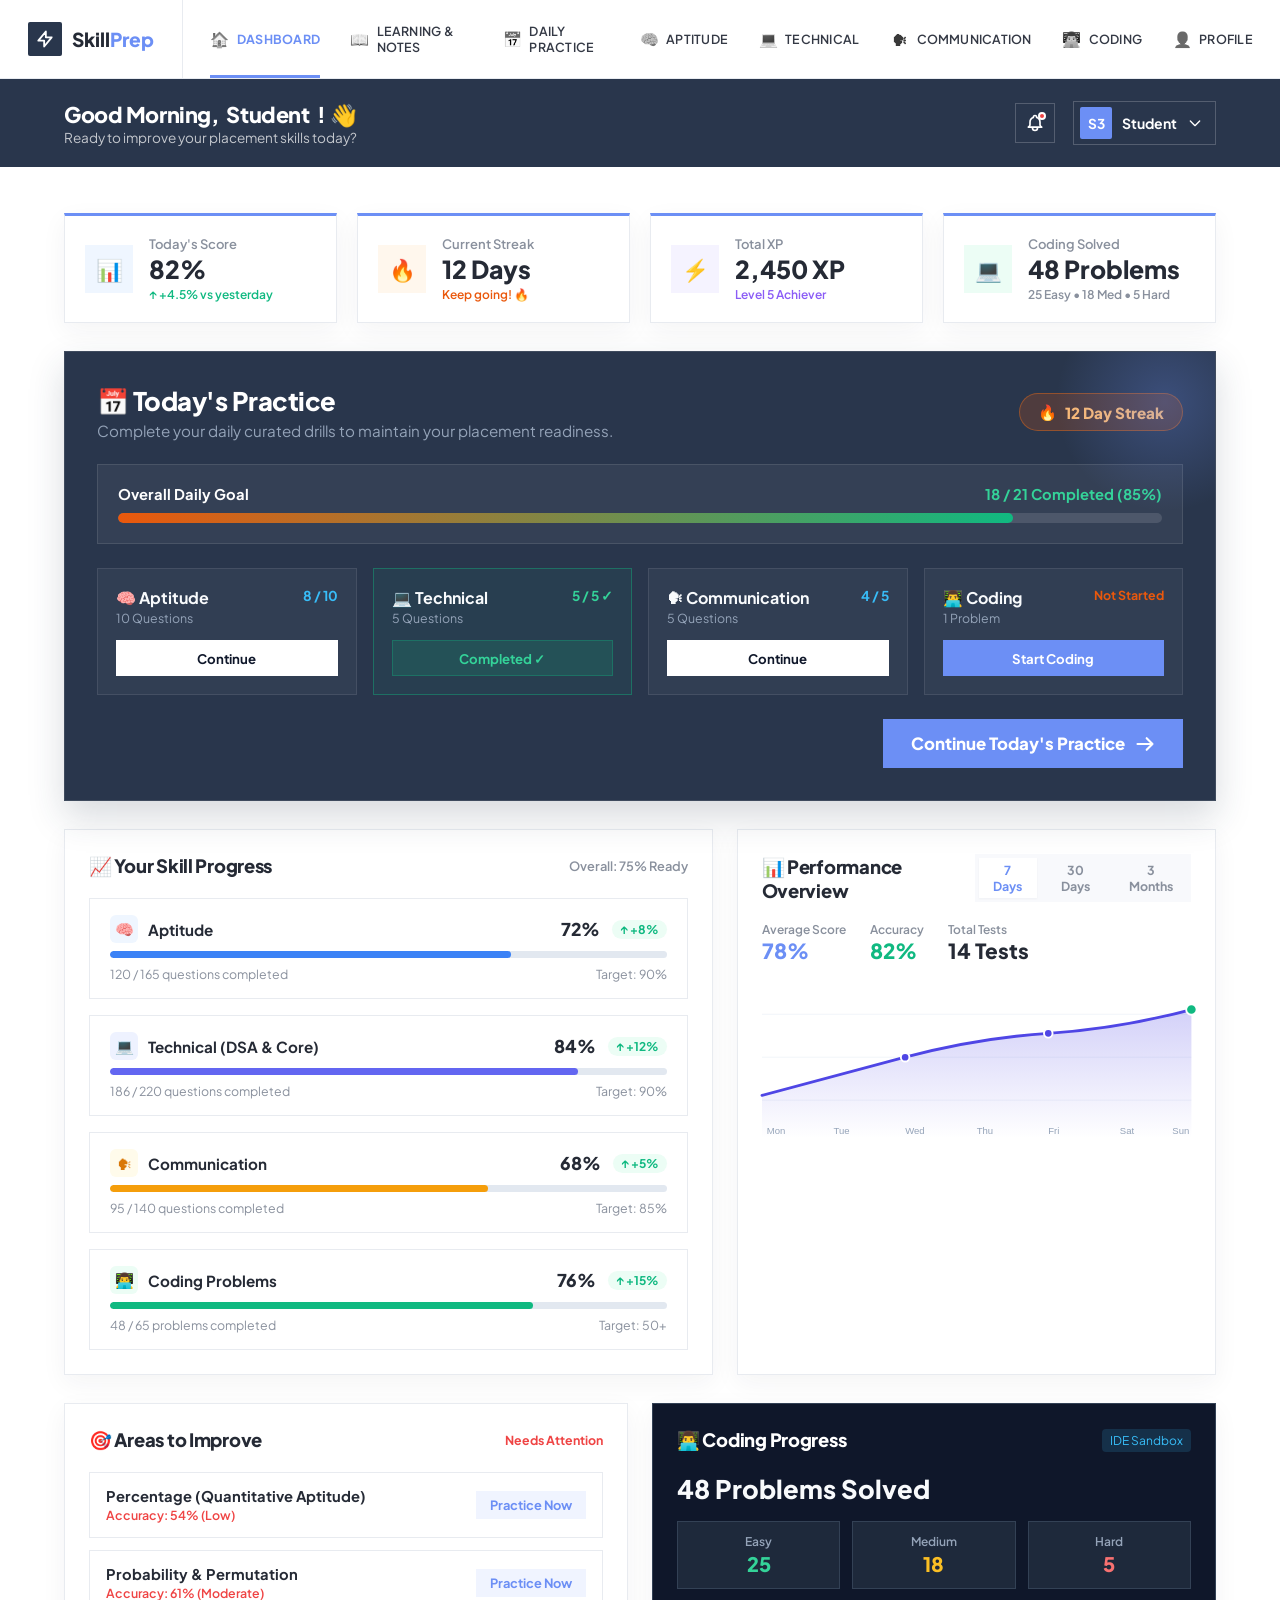
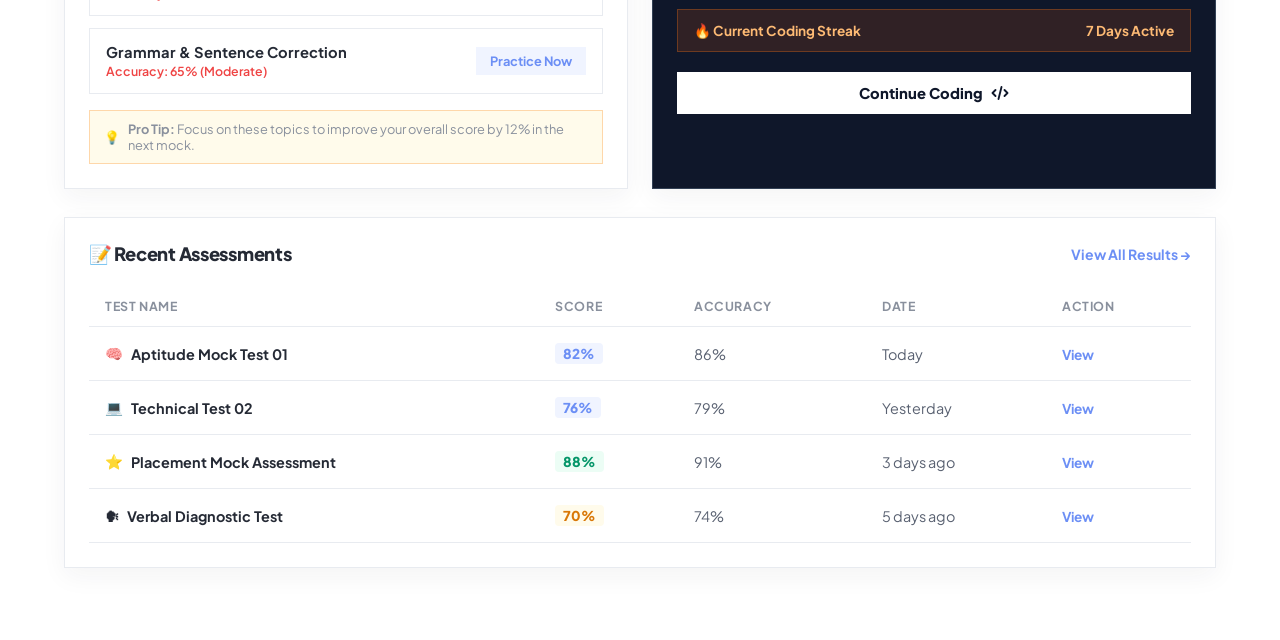
<file: dashboard.html>
<!DOCTYPE html>
<html lang="en">

<head>
    <meta charset="UTF-8">
    <meta name="viewport" content="width=device-width, initial-scale=1.0">
    <title>Student Dashboard — SkillPrep | Placement & Skill Preparation</title>
    <meta name="description"
        content="SkillPrep Student Dashboard. Track your daily aptitude, technical, communication, and coding practice, view analytics, and ace your placements.">
    <link rel="preconnect" href="https://fonts.googleapis.com">
    <link rel="preconnect" href="https://fonts.gstatic.com" crossorigin>
    <link
        href="https://fonts.googleapis.com/css2?family=JetBrains+Mono:wght@400;500;600&family=Plus+Jakarta+Sans:wght@400;500;600;700;800&display=swap"
        rel="stylesheet">

    <style>
        /* ==========================================================================
           SKILLPREP DASHBOARD DESIGN SYSTEM & TOKENS
           ========================================================================== */
        :root {
            --primary: #4f46e5;
            --primary-hover: #4338ca;
            --primary-light: #eef2ff;
            --primary-glow: rgba(79, 70, 229, 0.22);
            --secondary: #0ea5e9;
            --secondary-light: #f0f9ff;
            --accent-green: #10b981;
            --accent-green-light: #ecfdf5;
            --accent-amber: #f59e0b;
            --accent-amber-light: #fffbeb;
            --accent-orange: #ea580c;
            --accent-orange-light: #fff7ed;
            --accent-purple: #8b5cf6;
            --accent-purple-light: #f5f3ff;
            --accent-red: #ef4444;
            --accent-red-light: #fef2f2;

            --sidebar-width: 260px;
            --header-height: 72px;

            --bg-body: #f8fafc;
            --surface-card: #ffffff;
            --surface-alt: #f1f5f9;
            --border-subtle: #e2e8f0;
            --border-card: #e2e8f0;

            --dark-surface: #0f172a;
            --dark-surface-2: #1e293b;
            --dark-border: #334155;

            --text-main: #0f172a;
            --text-secondary: #475569;
            --text-muted: #64748b;

            --radius-sm: 8px;
            --radius-md: 12px;
            --radius-lg: 16px;
            --radius-xl: 20px;
            --radius-full: 9999px;

            --shadow-xs: 0 1px 2px rgba(0, 0, 0, 0.04);
            --shadow-subtle: 0 1px 3px rgba(0, 0, 0, 0.05), 0 1px 2px rgba(0, 0, 0, 0.04);
            --shadow-md: 0 4px 6px -1px rgba(0, 0, 0, 0.06), 0 2px 4px -2px rgba(0, 0, 0, 0.04);
            --shadow-lg: 0 10px 25px -3px rgba(15, 23, 42, 0.08), 0 4px 10px -2px rgba(15, 23, 42, 0.03);
            --shadow-xl: 0 20px 35px -8px rgba(79, 70, 229, 0.12);

            --font-sans: 'Plus Jakarta Sans', -apple-system, BlinkMacSystemFont, 'Segoe UI', Roboto, sans-serif;
            --font-mono: 'JetBrains Mono', monospace;
            --transition: all 0.2s cubic-bezier(0.16, 1, 0.3, 1);
        }

        *,
        *::before,
        *::after {
            margin: 0;
            padding: 0;
            box-sizing: border-box;
        }

        body {
            font-family: var(--font-sans);
            background-color: var(--bg-body);
            color: var(--text-main);
            min-height: 100vh;
            display: flex;
            -webkit-font-smoothing: antialiased;
            overflow-x: hidden;
        }

        a {
            color: inherit;
            text-decoration: none;
            transition: var(--transition);
        }

        button {
            font-family: inherit;
            cursor: pointer;
            border: none;
            background: none;
            transition: var(--transition);
        }

        /* ==========================================================================
           DASHBOARD LAYOUT WRAPPER
           ========================================================================== */
        .app-layout {
            display: flex;
            width: 100%;
            min-height: 100vh;
        }

        /* --------------------------------------------------------------------------
           1. SIDEBAR
           -------------------------------------------------------------------------- */
        .sidebar {
            width: var(--sidebar-width);
            background: #ffffff;
            border-right: 1px solid var(--border-subtle);
            height: 100vh;
            position: fixed;
            top: 0;
            left: 0;
            display: flex;
            flex-direction: column;
            justify-content: space-between;
            z-index: 100;
            transition: var(--transition);
        }

        .sidebar-brand {
            height: var(--header-height);
            padding: 0 24px;
            display: flex;
            align-items: center;
            border-bottom: 1px solid var(--border-subtle);
        }

        .brand-logo {
            display: flex;
            align-items: center;
            gap: 10px;
            font-weight: 800;
            font-size: 1.35rem;
            color: var(--text-main);
            letter-spacing: -0.03em;
        }

        .brand-icon {
            width: 36px;
            height: 36px;
            background: linear-gradient(135deg, var(--primary), #6366f1);
            color: white;
            display: flex;
            align-items: center;
            justify-content: center;
            border-radius: 9px;
            box-shadow: 0 3px 10px rgba(79, 70, 229, 0.35);
        }

        .brand-name span {
            color: var(--primary);
        }

        .sidebar-nav {
            padding: 20px 14px;
            display: flex;
            flex-direction: column;
            gap: 4px;
            flex-grow: 1;
            overflow-y: auto;
        }

        .nav-category-title {
            font-size: 0.6875rem;
            font-weight: 800;
            text-transform: uppercase;
            letter-spacing: 0.08em;
            color: var(--text-muted);
            padding: 10px 12px 6px;
        }

        .nav-item {
            display: flex;
            align-items: center;
            gap: 12px;
            padding: 10px 14px;
            border-radius: var(--radius-md);
            font-size: 0.92rem;
            font-weight: 600;
            color: var(--text-secondary);
            position: relative;
        }

        .nav-item:hover {
            background: var(--surface-alt);
            color: var(--primary);
        }

        .nav-item.active {
            background: var(--primary-light);
            color: var(--primary);
            font-weight: 700;
        }

        .nav-item.active::before {
            content: '';
            position: absolute;
            left: 0;
            top: 20%;
            height: 60%;
            width: 3px;
            background: var(--primary);
            border-radius: 0 4px 4px 0;
        }

        .nav-icon {
            width: 20px;
            height: 20px;
            display: flex;
            align-items: center;
            justify-content: center;
            font-size: 1.1rem;
        }

        .sidebar-footer {
            padding: 16px 14px;
            border-top: 1px solid var(--border-subtle);
            display: flex;
            flex-direction: column;
            gap: 4px;
        }

        .nav-item.logout:hover {
            background: var(--accent-red-light);
            color: var(--accent-red);
        }

        /* --------------------------------------------------------------------------
           MAIN CONTENT AREA
           -------------------------------------------------------------------------- */
        .main-wrapper {
            margin-left: var(--sidebar-width);
            flex-grow: 1;
            display: flex;
            flex-direction: column;
            min-height: 100vh;
            width: calc(100% - var(--sidebar-width));
        }

        /* --------------------------------------------------------------------------
           2. TOP HEADER
           -------------------------------------------------------------------------- */
        .top-header {
            height: var(--header-height);
            background: rgba(255, 255, 255, 0.9);
            backdrop-filter: blur(12px);
            -webkit-backdrop-filter: blur(12px);
            border-bottom: 1px solid var(--border-subtle);
            position: sticky;
            top: 0;
            z-index: 90;
            padding: 0 32px;
            display: flex;
            align-items: center;
            justify-content: space-between;
        }

        .header-greeting h2 {
            font-size: 1.35rem;
            font-weight: 800;
            color: var(--text-main);
            letter-spacing: -0.02em;
            display: flex;
            align-items: center;
            gap: 8px;
        }

        .header-greeting p {
            font-size: 0.85rem;
            color: var(--text-muted);
            margin-top: 1px;
        }

        .header-actions {
            display: flex;
            align-items: center;
            gap: 18px;
        }

        /* Notification Icon & Dropdown */
        .notification-wrapper {
            position: relative;
        }

        .btn-icon {
            width: 40px;
            height: 40px;
            border-radius: var(--radius-md);
            border: 1px solid var(--border-subtle);
            background: #ffffff;
            display: flex;
            align-items: center;
            justify-content: center;
            color: var(--text-secondary);
            position: relative;
        }

        .btn-icon:hover {
            background: var(--surface-alt);
            color: var(--primary);
            border-color: #cbd5e1;
        }

        .notification-badge-dot {
            position: absolute;
            top: 8px;
            right: 8px;
            width: 8px;
            height: 8px;
            background: var(--accent-red);
            border-radius: 50%;
            border: 2px solid white;
        }

        /* Notification Menu Box */
        .notification-dropdown {
            position: absolute;
            top: 50px;
            right: 0;
            width: 320px;
            background: #ffffff;
            border: 1px solid var(--border-subtle);
            border-radius: var(--radius-lg);
            box-shadow: var(--shadow-xl);
            padding: 16px;
            display: none;
            flex-direction: column;
            gap: 12px;
            z-index: 120;
            animation: fadeIn 0.2s ease;
        }

        .notification-dropdown.active {
            display: flex;
        }

        .notif-header {
            display: flex;
            justify-content: space-between;
            align-items: center;
            font-size: 0.85rem;
            font-weight: 700;
            border-bottom: 1px solid var(--border-subtle);
            padding-bottom: 8px;
        }

        .notif-item {
            display: flex;
            align-items: flex-start;
            gap: 10px;
            padding: 8px;
            border-radius: var(--radius-sm);
            background: var(--surface-alt);
            font-size: 0.8rem;
        }

        .notif-item.unread {
            background: var(--primary-light);
            border-left: 3px solid var(--primary);
        }

        .notif-title {
            font-weight: 700;
            color: var(--text-main);
            margin-bottom: 2px;
        }

        .notif-time {
            font-size: 0.7rem;
            color: var(--text-muted);
            margin-top: 4px;
        }

        /* User Profile Pill */
        .user-profile-menu {
            display: flex;
            align-items: center;
            gap: 10px;
            padding: 5px 12px 5px 6px;
            border-radius: var(--radius-full);
            background: #ffffff;
            border: 1px solid var(--border-subtle);
            cursor: pointer;
        }

        .user-profile-menu:hover {
            border-color: #cbd5e1;
            background: var(--surface-alt);
        }

        .user-avatar-circle {
            width: 32px;
            height: 32px;
            border-radius: 50%;
            background: linear-gradient(135deg, var(--primary), #8b5cf6);
            color: white;
            font-size: 0.85rem;
            font-weight: 700;
            display: flex;
            align-items: center;
            justify-content: center;
        }

        .user-profile-name {
            font-size: 0.875rem;
            font-weight: 700;
            color: var(--text-main);
        }

        .mobile-menu-btn {
            display: none;
            width: 40px;
            height: 40px;
            border-radius: var(--radius-md);
            border: 1px solid var(--border-subtle);
            align-items: center;
            justify-content: center;
        }

        /* --------------------------------------------------------------------------
           DASHBOARD BODY
           -------------------------------------------------------------------------- */
        .dashboard-content {
            padding: 32px;
            display: flex;
            flex-direction: column;
            gap: 32px;
            max-width: 1400px;
            width: 100%;
            margin: 0 auto;
        }

        /* Generic Card Style */
        .card {
            background: var(--surface-card);
            border-radius: var(--radius-xl);
            border: 1px solid var(--border-card);
            box-shadow: var(--shadow-subtle);
            padding: 24px;
            transition: var(--transition);
        }

        .card:hover {
            box-shadow: var(--shadow-md);
        }

        .card-header-row {
            display: flex;
            justify-content: space-between;
            align-items: center;
            margin-bottom: 20px;
        }

        .card-title {
            font-size: 1.15rem;
            font-weight: 800;
            color: var(--text-main);
            letter-spacing: -0.015em;
            display: flex;
            align-items: center;
            gap: 8px;
        }

        /* --------------------------------------------------------------------------
           3. QUICK STATISTICS CARDS
           -------------------------------------------------------------------------- */
        .stats-grid {
            display: grid;
            grid-template-columns: repeat(4, 1fr);
            gap: 20px;
        }

        .stat-card {
            background: var(--surface-card);
            border: 1px solid var(--border-card);
            border-radius: var(--radius-lg);
            padding: 20px;
            display: flex;
            align-items: center;
            gap: 16px;
            box-shadow: var(--shadow-xs);
            transition: var(--transition);
            position: relative;
            overflow: hidden;
        }

        .stat-card:hover {
            transform: translateY(-2px);
            box-shadow: var(--shadow-md);
            border-color: #cbd5e1;
        }

        .stat-icon-wrapper {
            width: 48px;
            height: 48px;
            border-radius: var(--radius-md);
            display: flex;
            align-items: center;
            justify-content: center;
            font-size: 1.35rem;
            flex-shrink: 0;
        }

        .icon-score {
            background: #eff6ff;
            color: #2563eb;
        }

        .icon-streak {
            background: #fff7ed;
            color: #ea580c;
        }

        .icon-xp {
            background: #f5f3ff;
            color: #7c3aed;
        }

        .icon-code {
            background: #ecfdf5;
            color: #059669;
        }

        .stat-info {
            display: flex;
            flex-direction: column;
        }

        .stat-label {
            font-size: 0.8125rem;
            font-weight: 600;
            color: var(--text-muted);
            margin-bottom: 4px;
        }

        .stat-value {
            font-size: 1.55rem;
            font-weight: 800;
            color: var(--text-main);
            line-height: 1.1;
        }

        .stat-subtext {
            font-size: 0.75rem;
            font-weight: 600;
            margin-top: 4px;
            display: flex;
            align-items: center;
            gap: 4px;
        }

        .text-trend-up {
            color: var(--accent-green);
        }

        .text-streak-fire {
            color: var(--accent-orange);
        }

        .text-xp-badge {
            color: var(--accent-purple);
        }

        /* --------------------------------------------------------------------------
           4. DAILY PRACTICE — MAIN FOCUS
           -------------------------------------------------------------------------- */
        .daily-practice-card {
            background: linear-gradient(135deg, #1e1b4b 0%, #0f172a 100%);
            color: #ffffff;
            border-radius: var(--radius-xl);
            padding: 32px;
            border: 1px solid rgba(255, 255, 255, 0.1);
            box-shadow: 0 16px 36px -8px rgba(30, 27, 75, 0.45);
            position: relative;
            overflow: hidden;
        }

        .daily-practice-card::after {
            content: '';
            position: absolute;
            top: -60px;
            right: -60px;
            width: 220px;
            height: 220px;
            background: radial-gradient(circle, rgba(234, 88, 12, 0.3) 0%, transparent 70%);
            pointer-events: none;
        }

        .daily-top-row {
            display: flex;
            justify-content: space-between;
            align-items: center;
            margin-bottom: 24px;
            flex-wrap: wrap;
            gap: 16px;
        }

        .daily-heading-group h3 {
            font-size: 1.6rem;
            font-weight: 800;
            letter-spacing: -0.02em;
            display: flex;
            align-items: center;
            gap: 10px;
        }

        .daily-heading-group p {
            font-size: 0.95rem;
            color: #94a3b8;
            margin-top: 4px;
        }

        .streak-fire-pill {
            display: flex;
            align-items: center;
            gap: 8px;
            background: rgba(234, 88, 12, 0.2);
            border: 1px solid rgba(249, 115, 22, 0.4);
            color: #fdba74;
            padding: 8px 18px;
            border-radius: var(--radius-full);
            font-weight: 800;
            font-size: 0.95rem;
        }

        /* Large Progress Bar */
        .daily-progress-box {
            background: rgba(255, 255, 255, 0.05);
            border: 1px solid rgba(255, 255, 255, 0.1);
            border-radius: var(--radius-lg);
            padding: 20px;
            margin-bottom: 24px;
        }

        .daily-progress-header {
            display: flex;
            justify-content: space-between;
            align-items: center;
            font-size: 0.92rem;
            font-weight: 700;
            margin-bottom: 10px;
        }

        .progress-bar-large {
            width: 100%;
            height: 10px;
            background: rgba(255, 255, 255, 0.12);
            border-radius: var(--radius-full);
            overflow: hidden;
        }

        .progress-bar-fill-large {
            height: 100%;
            background: linear-gradient(90deg, #ea580c, #10b981);
            border-radius: var(--radius-full);
            width: 85.7%;
            transition: width 0.6s ease;
        }

        /* 4 Practice Modules Grid */
        .practice-modules-grid {
            display: grid;
            grid-template-columns: repeat(4, 1fr);
            gap: 16px;
            margin-bottom: 24px;
        }

        .practice-module-item {
            background: rgba(255, 255, 255, 0.04);
            border: 1px solid rgba(255, 255, 255, 0.09);
            border-radius: var(--radius-lg);
            padding: 18px;
            display: flex;
            flex-direction: column;
            justify-content: space-between;
            gap: 14px;
            transition: var(--transition);
        }

        .practice-module-item:hover {
            background: rgba(255, 255, 255, 0.08);
            border-color: rgba(255, 255, 255, 0.2);
            transform: translateY(-2px);
        }

        .practice-module-item.completed-item {
            border-color: rgba(16, 185, 129, 0.4);
            background: rgba(16, 185, 129, 0.06);
        }

        .module-head {
            display: flex;
            justify-content: space-between;
            align-items: flex-start;
        }

        .module-name {
            font-size: 1rem;
            font-weight: 700;
            color: #f8fafc;
        }

        .module-count {
            font-size: 0.775rem;
            color: #94a3b8;
            margin-top: 2px;
        }

        .module-progress-text {
            font-size: 0.85rem;
            font-weight: 700;
            color: #38bdf8;
        }

        .module-badge-done {
            color: #34d399;
            font-weight: 700;
            font-size: 0.85rem;
            display: flex;
            align-items: center;
            gap: 4px;
        }

        .btn-module-action {
            width: 100%;
            height: 36px;
            border-radius: var(--radius-sm);
            font-size: 0.825rem;
            font-weight: 700;
            display: flex;
            align-items: center;
            justify-content: center;
            gap: 6px;
        }

        .btn-module-continue {
            background: #ffffff;
            color: var(--dark-surface);
        }

        .btn-module-continue:hover {
            background: #e2e8f0;
        }

        .btn-module-coding {
            background: #ea580c;
            color: #ffffff;
        }

        .btn-module-coding:hover {
            background: #c2410c;
        }

        .btn-module-done {
            background: rgba(16, 185, 129, 0.15);
            color: #34d399;
            border: 1px solid rgba(16, 185, 129, 0.3);
            cursor: default;
        }

        .daily-action-footer {
            display: flex;
            justify-content: flex-end;
        }

        .btn-hero-cta {
            background: linear-gradient(135deg, var(--primary), #6366f1);
            color: #ffffff;
            font-weight: 800;
            font-size: 1.05rem;
            padding: 14px 28px;
            border-radius: var(--radius-md);
            display: inline-flex;
            align-items: center;
            gap: 10px;
            box-shadow: 0 4px 16px rgba(79, 70, 229, 0.4);
        }

        .btn-hero-cta:hover {
            transform: translateY(-2px);
            box-shadow: 0 8px 24px rgba(79, 70, 229, 0.5);
        }

        /* --------------------------------------------------------------------------
           TWO-COLUMN GRID: SKILL PROGRESS & PERFORMANCE CHART
           -------------------------------------------------------------------------- */
        .dashboard-grid-2col {
            display: grid;
            grid-template-columns: 1.15fr 0.85fr;
            gap: 24px;
        }

        /* 5. SKILL PROGRESS */
        .skill-progress-list {
            display: flex;
            flex-direction: column;
            gap: 16px;
        }

        .skill-progress-row {
            background: var(--bg-body);
            border-radius: var(--radius-lg);
            padding: 16px 20px;
            border: 1px solid var(--border-subtle);
        }

        .skill-row-top {
            display: flex;
            justify-content: space-between;
            align-items: center;
            margin-bottom: 8px;
        }

        .skill-title-group {
            display: flex;
            align-items: center;
            gap: 10px;
        }

        .skill-icon-pill {
            width: 28px;
            height: 28px;
            border-radius: 6px;
            display: flex;
            align-items: center;
            justify-content: center;
            font-size: 0.95rem;
        }

        .skill-name {
            font-size: 0.95rem;
            font-weight: 700;
            color: var(--text-main);
        }

        .skill-stats-right {
            display: flex;
            align-items: center;
            gap: 12px;
        }

        .skill-percentage {
            font-size: 1.1rem;
            font-weight: 800;
            color: var(--text-main);
        }

        .skill-trend-badge {
            font-size: 0.75rem;
            font-weight: 700;
            color: var(--accent-green);
            background: var(--accent-green-light);
            padding: 2px 8px;
            border-radius: var(--radius-full);
        }

        .skill-bar-container {
            width: 100%;
            height: 7px;
            background: #e2e8f0;
            border-radius: var(--radius-full);
            overflow: hidden;
            margin-bottom: 8px;
        }

        .skill-bar-fill {
            height: 100%;
            border-radius: var(--radius-full);
        }

        .fill-aptitude {
            background: #3b82f6;
            width: 72%;
        }

        .fill-technical {
            background: #6366f1;
            width: 84%;
        }

        .fill-comm {
            background: #f59e0b;
            width: 68%;
        }

        .fill-coding {
            background: #10b981;
            width: 76%;
        }

        .skill-sub-info {
            display: flex;
            justify-content: space-between;
            font-size: 0.775rem;
            color: var(--text-muted);
        }

        /* 6. PERFORMANCE CHART */
        .filter-button-group {
            display: flex;
            gap: 6px;
            background: var(--surface-alt);
            padding: 4px;
            border-radius: var(--radius-md);
        }

        .btn-filter {
            padding: 4px 12px;
            font-size: 0.775rem;
            font-weight: 700;
            border-radius: var(--radius-sm);
            color: var(--text-muted);
        }

        .btn-filter.active {
            background: #ffffff;
            color: var(--primary);
            box-shadow: var(--shadow-xs);
        }

        .chart-stats-summary {
            display: flex;
            gap: 24px;
            margin-bottom: 18px;
        }

        .chart-stat-item h4 {
            font-size: 0.75rem;
            font-weight: 600;
            color: var(--text-muted);
        }

        .chart-stat-item p {
            font-size: 1.3rem;
            font-weight: 800;
            color: var(--text-main);
        }

        .svg-chart-container {
            width: 100%;
            height: 180px;
            margin-top: 10px;
        }

        /* --------------------------------------------------------------------------
           TWO-COLUMN GRID: WEAK AREAS & CODING PROGRESS
           -------------------------------------------------------------------------- */
        .dashboard-grid-bottom-2col {
            display: grid;
            grid-template-columns: 1fr 1fr;
            gap: 24px;
        }

        /* 7. WEAK AREAS */
        .weak-areas-list {
            display: flex;
            flex-direction: column;
            gap: 12px;
            margin-bottom: 16px;
        }

        .weak-area-item {
            display: flex;
            align-items: center;
            justify-content: space-between;
            background: var(--bg-body);
            border: 1px solid var(--border-subtle);
            border-radius: var(--radius-md);
            padding: 14px 16px;
        }

        .weak-item-left h4 {
            font-size: 0.92rem;
            font-weight: 700;
            color: var(--text-main);
        }

        .weak-item-left p {
            font-size: 0.775rem;
            color: var(--accent-red);
            font-weight: 600;
            margin-top: 2px;
        }

        .btn-practice-weak {
            background: var(--primary-light);
            color: var(--primary);
            font-size: 0.8rem;
            font-weight: 700;
            padding: 6px 14px;
            border-radius: var(--radius-sm);
        }

        .btn-practice-weak:hover {
            background: var(--primary);
            color: #ffffff;
        }

        .weak-area-hint {
            font-size: 0.8rem;
            color: var(--text-muted);
            background: var(--accent-amber-light);
            padding: 10px 14px;
            border-radius: var(--radius-md);
            border: 1px solid #fed7aa;
            display: flex;
            align-items: center;
            gap: 8px;
        }

        /* 9. CODING PROGRESS */
        .coding-progress-card {
            background: var(--dark-surface);
            color: #ffffff;
            border-color: var(--dark-border);
        }

        .coding-progress-card .card-title {
            color: #ffffff;
        }

        .coding-stats-bar-breakdown {
            display: grid;
            grid-template-columns: repeat(3, 1fr);
            gap: 12px;
            margin: 16px 0 20px;
        }

        .code-stat-pill {
            background: var(--dark-surface-2);
            border: 1px solid var(--dark-border);
            border-radius: var(--radius-md);
            padding: 12px;
            text-align: center;
        }

        .code-stat-pill span {
            display: block;
            font-size: 0.75rem;
            font-weight: 600;
            color: #94a3b8;
            margin-bottom: 2px;
        }

        .code-stat-pill strong {
            font-size: 1.25rem;
            font-weight: 800;
        }

        .color-easy {
            color: #34d399;
        }

        .color-medium {
            color: #fbbf24;
        }

        .color-hard {
            color: #f87171;
        }

        .coding-streak-banner {
            display: flex;
            align-items: center;
            justify-content: space-between;
            background: rgba(234, 88, 12, 0.15);
            border: 1px solid rgba(249, 115, 22, 0.3);
            border-radius: var(--radius-md);
            padding: 12px 16px;
            margin-bottom: 20px;
            font-size: 0.85rem;
            font-weight: 700;
            color: #fdba74;
        }

        .btn-coding-cta {
            width: 100%;
            height: 42px;
            background: #ffffff;
            color: var(--dark-surface);
            font-weight: 800;
            font-size: 0.92rem;
            border-radius: var(--radius-md);
            display: flex;
            align-items: center;
            justify-content: center;
            gap: 8px;
        }

        .btn-coding-cta:hover {
            background: #e2e8f0;
        }

        /* --------------------------------------------------------------------------
           8. RECENT ASSESSMENTS TABLE
           -------------------------------------------------------------------------- */
        .assessments-table-wrapper {
            overflow-x: auto;
        }

        .assessments-table {
            width: 100%;
            border-collapse: collapse;
            text-align: left;
        }

        .assessments-table th {
            font-size: 0.775rem;
            font-weight: 700;
            text-transform: uppercase;
            letter-spacing: 0.05em;
            color: var(--text-muted);
            padding: 12px 16px;
            border-bottom: 1px solid var(--border-subtle);
        }

        .assessments-table td {
            padding: 16px;
            font-size: 0.9rem;
            color: var(--text-secondary);
            border-bottom: 1px solid var(--border-subtle);
        }

        .assessments-table tr:hover td {
            background: var(--surface-alt);
        }

        .test-title-cell {
            font-weight: 700;
            color: var(--text-main);
            display: flex;
            align-items: center;
            gap: 8px;
        }

        .score-pill-table {
            display: inline-block;
            font-weight: 800;
            color: var(--primary);
            background: var(--primary-light);
            padding: 2px 8px;
            border-radius: 4px;
            font-size: 0.85rem;
        }

        .btn-table-view {
            color: var(--primary);
            font-weight: 700;
            font-size: 0.85rem;
        }

        .btn-table-view:hover {
            text-decoration: underline;
        }

        /* --------------------------------------------------------------------------
           3-COLUMN ROW: ACHIEVEMENTS, SUBSCRIPTION, QUICK ACTIONS
           -------------------------------------------------------------------------- */
        .dashboard-grid-3col {
            display: grid;
            grid-template-columns: 1fr 1fr 1fr;
            gap: 24px;
        }

        /* 10. ACHIEVEMENTS */
        .achievements-badges-grid {
            display: grid;
            grid-template-columns: repeat(2, 1fr);
            gap: 10px;
            margin-bottom: 16px;
        }

        .achievement-badge-item {
            background: var(--bg-body);
            border: 1px solid var(--border-subtle);
            border-radius: var(--radius-md);
            padding: 10px;
            display: flex;
            align-items: center;
            gap: 8px;
            font-size: 0.775rem;
            font-weight: 700;
            color: var(--text-main);
        }

        .achievement-badge-item.locked {
            opacity: 0.5;
            background: #f8fafc;
        }

        .next-achievement-box {
            background: var(--primary-light);
            border-radius: var(--radius-md);
            padding: 12px 14px;
            border: 1px solid rgba(79, 70, 229, 0.2);
        }

        .next-achieve-title {
            font-size: 0.775rem;
            font-weight: 800;
            color: var(--primary);
            margin-bottom: 4px;
        }

        .next-achieve-progress-row {
            display: flex;
            justify-content: space-between;
            font-size: 0.75rem;
            color: var(--text-secondary);
            margin-bottom: 6px;
        }

        /* 11. SUBSCRIPTION CARD */
        .subscription-box {
            background: var(--bg-body);
            border: 1.5px solid var(--primary);
            border-radius: var(--radius-lg);
            padding: 20px;
            display: flex;
            flex-direction: column;
            justify-content: space-between;
            gap: 14px;
        }

        .sub-header-row {
            display: flex;
            justify-content: space-between;
            align-items: center;
        }

        .sub-badge-active {
            background: var(--accent-green-light);
            color: var(--accent-green);
            font-size: 0.75rem;
            font-weight: 800;
            padding: 3px 10px;
            border-radius: var(--radius-full);
        }

        .sub-price {
            font-size: 1.5rem;
            font-weight: 800;
            color: var(--text-main);
        }

        .sub-validity {
            font-size: 0.8rem;
            color: var(--text-muted);
        }

        .btn-sub-manage {
            width: 100%;
            height: 38px;
            background: white;
            color: var(--primary);
            border: 1.5px solid var(--primary);
            font-weight: 700;
            font-size: 0.85rem;
            border-radius: var(--radius-md);
        }

        .btn-sub-manage:hover {
            background: var(--primary-light);
        }

        /* 12. QUICK ACTIONS */
        .quick-actions-grid {
            display: grid;
            grid-template-columns: repeat(2, 1fr);
            gap: 10px;
        }

        .quick-action-btn {
            background: var(--bg-body);
            border: 1px solid var(--border-subtle);
            border-radius: var(--radius-md);
            padding: 14px 10px;
            display: flex;
            flex-direction: column;
            align-items: center;
            justify-content: center;
            gap: 8px;
            font-size: 0.8rem;
            font-weight: 700;
            color: var(--text-main);
            text-align: center;
        }

        .quick-action-btn:hover {
            background: #ffffff;
            border-color: var(--primary);
            color: var(--primary);
            box-shadow: var(--shadow-sm);
            transform: translateY(-2px);
        }

        .quick-action-btn span.emoji {
            font-size: 1.4rem;
        }

        /* ==========================================================================
           RESPONSIVE BREAKPOINTS
           ========================================================================== */
        @media (max-width: 1200px) {
            .stats-grid {
                grid-template-columns: repeat(2, 1fr);
            }

            .dashboard-grid-2col {
                grid-template-columns: 1fr;
            }

            .dashboard-grid-bottom-2col {
                grid-template-columns: 1fr;
            }

            .dashboard-grid-3col {
                grid-template-columns: 1fr;
            }

            .practice-modules-grid {
                grid-template-columns: repeat(2, 1fr);
            }
        }

        @media (max-width: 992px) {
            .sidebar {
                transform: translateX(-100%);
            }

            .sidebar.mobile-open {
                transform: translateX(0);
                box-shadow: 0 0 40px rgba(0, 0, 0, 0.3);
            }

            .main-wrapper {
                margin-left: 0;
                width: 100%;
            }

            .mobile-menu-btn {
                display: flex;
            }

            .top-header {
                padding: 0 20px;
            }

            .dashboard-content {
                padding: 20px;
            }
        }

        @media (max-width: 640px) {
            .stats-grid {
                grid-template-columns: 1fr;
            }

            .practice-modules-grid {
                grid-template-columns: 1fr;
            }

            .achievements-badges-grid {
                grid-template-columns: 1fr;
            }

            .header-greeting h2 {
                font-size: 1.15rem;
            }
        }

        /* RatherApp-inspired dashboard skin: preserve all existing content and actions. */
        :root {
            --primary: #6c8ff5;
            --primary-hover: #5679df;
            --primary-light: #f0f4ff;
            --primary-glow: rgba(108, 143, 245, 0.18);
            --bg-body: #ffffff;
            --surface-alt: #f8f9fc;
            --border-subtle: #e8ebf0;
            --border-card: #e8ebf0;
            --text-main: #252a35;
            --text-secondary: #596171;
            --text-muted: #89909d;
            --radius-sm: 0;
            --radius-md: 0;
            --radius-lg: 0;
            --radius-xl: 0;
            --shadow-xs: 0 1px 2px rgba(37, 42, 53, 0.04);
            --shadow-subtle: 0 8px 24px rgba(37, 42, 53, 0.05);
            --shadow-md: 0 12px 30px rgba(37, 42, 53, 0.08);
            --font-sans: 'Plus Jakarta Sans', 'Trebuchet MS', sans-serif;
        }

        body {
            background: #ffffff;
            color: var(--text-main);
        }

        .app-layout {
            display: flex;
            flex-direction: column;
        }

        .sidebar {
            width: 100%;
            height: auto;
            min-height: 78px;
            position: sticky;
            top: 0;
            background: #ffffff;
            border-right: 0;
            border-bottom: 1px solid var(--border-subtle);
            flex-direction: row;
            align-items: center;
            justify-content: space-between;
        }

        .sidebar > div:first-child {
            display: flex;
            align-items: center;
            flex: 1;
        }

        .sidebar-brand {
            height: 78px;
            padding: 0 28px;
            border-bottom: 0;
            border-right: 1px solid var(--border-subtle);
        }

        .brand-logo {
            font-size: 1.2rem;
            letter-spacing: 0;
        }

        .brand-icon {
            width: 34px;
            height: 34px;
            border-radius: 2px;
            background: #29364c;
            box-shadow: none;
        }

        .brand-name span {
            color: var(--primary);
        }

        .sidebar-nav {
            padding: 0 12px;
            flex-direction: row;
            align-items: stretch;
            gap: 0;
            overflow: visible;
        }

        .nav-category-title,
        .sidebar-footer,
        .sidebar-user-card {
            display: none !important;
        }

        .nav-item {
            height: 78px;
            padding: 0 15px;
            border-radius: 0;
            gap: 7px;
            font-size: 0.78rem;
            color: #343945;
            letter-spacing: 0.02em;
            text-transform: uppercase;
        }

        .nav-item:hover {
            background: transparent;
            color: var(--primary);
        }

        .nav-item.active {
            background: transparent;
            color: var(--primary);
        }

        .nav-item.active::before {
            left: 15px;
            right: 15px;
            bottom: 0;
            top: auto;
            width: auto;
            height: 3px;
            border-radius: 0;
            background: var(--primary);
        }

        .nav-icon {
            font-size: 0.95rem;
            filter: grayscale(1);
        }

        .main-wrapper {
            margin-left: 0;
            width: 100%;
        }

        .top-header {
            height: auto;
            min-height: 88px;
            padding: 20px 5vw;
            background: #29364c;
            border-bottom: 0;
            color: #ffffff;
        }

        .header-greeting h2,
        .header-greeting p {
            color: #ffffff;
        }

        .header-greeting p {
            opacity: 0.72;
        }

        .btn-icon,
        .user-profile-menu,
        .mobile-menu-btn {
            border-color: rgba(255, 255, 255, 0.2);
            background: transparent;
            color: #ffffff;
            border-radius: 0;
        }

        .user-profile-name {
            color: #ffffff;
        }

        .user-avatar-circle {
            border-radius: 2px;
            background: var(--primary);
        }

        .dashboard-content {
            padding: 46px 5vw 72px;
            gap: 28px;
            max-width: 1500px;
        }

        .stat-card,
        .card {
            border-radius: 0;
            box-shadow: var(--shadow-subtle);
        }

        .stat-card {
            border-top: 3px solid var(--primary);
        }

        .stat-card:hover {
            transform: translateY(-3px);
            border-color: var(--primary);
        }

        .daily-practice-card {
            border-radius: 0;
            background: #29364c;
            box-shadow: 0 16px 34px rgba(41, 54, 76, 0.18);
        }

        .daily-practice-card::after {
            background: radial-gradient(circle, rgba(108, 143, 245, 0.28) 0%, transparent 70%);
        }

        .btn-hero-cta,
        .btn-module-coding {
            border-radius: 0;
            background: var(--primary);
            box-shadow: none;
        }

        .btn-hero-cta:hover,
        .btn-module-coding:hover {
            background: var(--primary-hover);
            box-shadow: none;
        }

        .skill-progress-row,
        .weak-area-item,
        .quick-action-btn,
        .subscription-box,
        .achievement-badge-item {
            border-radius: 0;
        }

        .btn-practice-weak,
        .btn-sub-manage {
            border-radius: 0;
        }

        @media (max-width: 1100px) {
            .nav-item {
                padding: 0 9px;
                font-size: 0.7rem;
            }

            .nav-item.active::before {
                left: 9px;
                right: 9px;
            }
        }

        @media (max-width: 992px) {
            .sidebar {
                position: sticky;
                transform: none;
                min-height: 68px;
                overflow-x: auto;
            }

            .sidebar > div:first-child {
                min-width: max-content;
            }

            .sidebar-brand,
            .nav-item {
                height: 68px;
            }

            .sidebar-brand {
                padding: 0 20px;
            }

            .sidebar-nav {
                overflow: visible;
            }

            .mobile-menu-btn {
                display: none;
            }
        }

        @media (max-width: 640px) {
            .sidebar-brand {
                padding: 0 14px;
            }

            .brand-name {
                display: none;
            }

            .nav-item {
                padding: 0 10px;
                font-size: 0.65rem;
            }

            .nav-item.active::before {
                left: 10px;
                right: 10px;
            }

            .top-header {
                padding: 18px 20px;
            }

            .header-actions {
                gap: 8px;
            }

            .user-profile-name,
            .user-profile-menu svg {
                display: none;
            }

            .dashboard-content {
                padding: 28px 20px 48px;
            }
        }
    </style>
</head>

<body>

    <div class="app-layout">
        <!-- ==================================================================
             1. SIDEBAR NAVIGATION
             ================================================================== -->
        <aside class="sidebar" id="sidebar">
            <div>
                <div class="sidebar-brand">
                    <a href="index.html" class="brand-logo">
                        <div class="brand-icon">
                            <svg fill="none" viewBox="0 0 24 24" stroke="currentColor" stroke-width="2.2" width="20"
                                height="20">
                                <path stroke-linecap="round" stroke-linejoin="round" d="M13 10V3L4 14h7v7l9-11h-7z" />
                            </svg>
                        </div>
                        <span class="brand-name">Skill<span>Prep</span></span>
                    </a>
                </div>

                <nav class="sidebar-nav">
                    <div class="nav-category-title">Main Menu</div>
                    <a href="dashboard.html" class="nav-item active">
                        <span class="nav-icon">🏠</span>
                        <span>Dashboard</span>
                    </a>
                    <a href="learning.html" class="nav-item">
                        <span class="nav-icon">📖</span>
                        <span>Learning & Notes</span>
                    </a>
                    <a href="#daily-practice" class="nav-item" onclick="scrollToSection('daily-practice-focus')">
                        <span class="nav-icon">📅</span>
                        <span>Daily Practice</span>
                    </a>
                    <a href="javascript:void(0)" class="nav-item" onclick="startModule('aptitude')">
                        <span class="nav-icon">🧠</span>
                        <span>Aptitude</span>
                    </a>
                    <a href="javascript:void(0)" class="nav-item" onclick="startModule('technical-practice')">
                        <span class="nav-icon">💻</span>
                        <span>Technical</span>
                    </a>
                    <a href="javascript:void(0)" class="nav-item" onclick="startModule('communication')">
                        <span class="nav-icon">🗣</span>
                        <span>Communication</span>
                    </a>
                    <a href="javascript:void(0)" class="nav-item" onclick="startModule('programming')">
                        <span class="nav-icon">👨‍💻</span>
                        <span>Coding</span>
                    </a>

                    <a href="profile.html" class="nav-item">
                        <span class="nav-icon">👤</span>
                        <span>Profile</span>
                    </a>
                </nav>
            </div>

            <div>
                <!-- Left-Side User Card (Click to View Profile) -->
                <div class="sidebar-user-card" onclick="window.location.href='profile.html'"
                    style="display:flex; align-items:center; gap:10px; padding:10px 12px; background:var(--surface-alt); border-radius:var(--radius-md); margin:0 14px 10px; cursor:pointer; border:1px solid var(--border-subtle);"
                    title="View Student Profile">
                    <div class="user-avatar-circle" style="width:34px; height:34px; font-size:0.82rem;"
                        id="sidebar-user-avatar">AK</div>
                    <div style="flex-grow:1; overflow:hidden; line-height:1.25;">
                        <div style="font-weight:700; font-size:0.85rem; color:var(--text-main); white-space:nowrap; overflow:hidden; text-overflow:ellipsis;"
                            id="sidebar-student-name">Ananya Kumar</div>
                        <div style="font-size:0.72rem; color:var(--primary); font-weight:600;">Student • Active</div>
                    </div>
                </div>

                <div class="sidebar-footer">
                    <a href="profile.html" class="nav-item">
                        <span class="nav-icon">⚙</span>
                        <span>Settings</span>
                    </a>
                    <a href="javascript:void(0)" class="nav-item logout" onclick="logout()">
                        <span class="nav-icon">🚪</span>
                        <span>Logout</span>
                    </a>
                </div>
            </div>
        </aside>

        <!-- ==================================================================
             MAIN APPLICATION WRAPPER
             ================================================================== -->
        <div class="main-wrapper">
            <!-- 2. TOP HEADER -->
            <header class="top-header">
                <div style="display:flex; align-items:center; gap:16px;">
                    <button class="mobile-menu-btn" id="mobile-sidebar-toggle" aria-label="Toggle Sidebar">
                        <svg width="22" height="22" viewBox="0 0 24 24" fill="none" stroke="currentColor"
                            stroke-width="2">
                            <path stroke-linecap="round" stroke-linejoin="round" d="M4 6h16M4 12h16M4 18h16" />
                        </svg>
                    </button>
                    <div class="header-greeting">
                        <h2>Good Morning, <span id="student-name">Student</span>! 👋</h2>
                        <p>Ready to improve your placement skills today?</p>
                    </div>
                </div>

                <div class="header-actions">
                    <!-- Notification Bell with Dropdown -->
                    <div class="notification-wrapper">
                        <button class="btn-icon" id="notif-btn" aria-label="Notifications">
                            <svg width="20" height="20" fill="none" viewBox="0 0 24 24" stroke="currentColor"
                                stroke-width="2">
                                <path stroke-linecap="round" stroke-linejoin="round"
                                    d="M15 17h5l-1.405-1.405A2.032 2.032 0 0118 14.158V11a6.002 6.002 0 00-4-5.659V5a2 2 0 10-4 0v.341C7.67 6.165 6 8.388 6 11v3.159c0 .538-.214 1.055-.595 1.436L4 17h5m6 0v1a3 3 0 11-6 0v-1m6 0H9" />
                            </svg>
                            <span class="notification-badge-dot"></span>
                        </button>

                        <!-- Notifications Popup Box -->
                        <div class="notification-dropdown" id="notif-dropdown">
                            <div class="notif-header">
                                <span>Notifications (3)</span>
                                <a href="javascript:void(0)" style="color:var(--primary); font-size:0.75rem;"
                                    onclick="markAllRead()">Mark all as read</a>
                            </div>
                            <div class="notif-item unread">
                                <div>
                                    <div class="notif-title">📅 Daily Practice Ready</div>
                                    <div>Your 21 placement practice questions for today are ready.</div>
                                    <div class="notif-time">10 mins ago</div>
                                </div>
                            </div>
                            <div class="notif-item unread">
                                <div>
                                    <div class="notif-title">🏆 Achievement Unlocked</div>
                                    <div>You completed a 7-day streak! Keep going.</div>
                                    <div class="notif-time">2 hours ago</div>
                                </div>
                            </div>
                            <div class="notif-item">
                                <div>
                                    <div class="notif-title">📝 Test Result Available</div>
                                    <div>Your Technical Mock Test result is ready with detailed feedback.</div>
                                    <div class="notif-time">Yesterday</div>
                                </div>
                            </div>
                        </div>
                    </div>

                    <!-- User Profile Avatar Pill -->
                    <a href="profile.html" class="user-profile-menu" title="View Profile">
                        <div class="user-avatar-circle" id="user-avatar-text">AK</div>
                        <span class="user-profile-name" id="user-pill-name">Ananya</span>
                        <svg width="16" height="16" fill="none" viewBox="0 0 24 24" stroke="currentColor"
                            stroke-width="2">
                            <path stroke-linecap="round" stroke-linejoin="round" d="M19 9l-7 7-7-7" />
                        </svg>
                    </a>
                </div>
            </header>

            <!-- DASHBOARD CONTENT BODY -->
            <main class="dashboard-content">

                <!-- ==========================================================
                     3. QUICK STATISTICS (4 TOP CARDS)
                     ========================================================== -->
                <section class="stats-grid">
                    <!-- Today's Score -->
                    <div class="stat-card">
                        <div class="stat-icon-wrapper icon-score">📊</div>
                        <div class="stat-info">
                            <span class="stat-label">Today's Score</span>
                            <span class="stat-value">82%</span>
                            <span class="stat-subtext text-trend-up">↑ +4.5% vs yesterday</span>
                        </div>
                    </div>

                    <!-- Current Streak -->
                    <div class="stat-card">
                        <div class="stat-icon-wrapper icon-streak">🔥</div>
                        <div class="stat-info">
                            <span class="stat-label">Current Streak</span>
                            <span class="stat-value">12 Days</span>
                            <span class="stat-subtext text-streak-fire">Keep going! 🔥</span>
                        </div>
                    </div>

                    <!-- Total XP -->
                    <div class="stat-card">
                        <div class="stat-icon-wrapper icon-xp">⚡</div>
                        <div class="stat-info">
                            <span class="stat-label">Total XP</span>
                            <span class="stat-value">2,450 XP</span>
                            <span class="stat-subtext text-xp-badge">Level 5 Achiever</span>
                        </div>
                    </div>

                    <!-- Coding Solved -->
                    <div class="stat-card">
                        <div class="stat-icon-wrapper icon-code">💻</div>
                        <div class="stat-info">
                            <span class="stat-label">Coding Solved</span>
                            <span class="stat-value">48 Problems</span>
                            <span class="stat-subtext" style="color:var(--text-muted);">25 Easy • 18 Med • 5 Hard</span>
                        </div>
                    </div>
                </section>


                <!-- ==========================================================
                     4. DAILY PRACTICE — MAIN FOCUS
                     ========================================================== -->
                <section class="daily-practice-card" id="daily-practice-focus">
                    <div class="daily-top-row">
                        <div class="daily-heading-group">
                            <h3>📅 Today's Practice</h3>
                            <p>Complete your daily curated drills to maintain your placement readiness.</p>
                        </div>
                        <div class="streak-fire-pill">
                            <span>🔥</span> 12 Day Streak
                        </div>
                    </div>

                    <!-- Big Progress Bar -->
                    <div class="daily-progress-box">
                        <div class="daily-progress-header">
                            <span>Overall Daily Goal</span>
                            <span style="color:#34d399;">18 / 21 Completed (85%)</span>
                        </div>
                        <div class="progress-bar-large">
                            <div class="progress-bar-fill-large"></div>
                        </div>
                    </div>

                    <!-- 4 Category Modules Grid -->
                    <div class="practice-modules-grid">
                        <!-- Aptitude -->
                        <div class="practice-module-item">
                            <div class="module-head">
                                <div>
                                    <div class="module-name">🧠 Aptitude</div>
                                    <div class="module-count">10 Questions</div>
                                </div>
                                <span class="module-progress-text">8 / 10</span>
                            </div>
                            <button class="btn-module-action btn-module-continue" onclick="startModule('aptitude')">
                                Continue
                            </button>
                        </div>

                        <!-- Technical -->
                        <div class="practice-module-item completed-item">
                            <div class="module-head">
                                <div>
                                    <div class="module-name">💻 Technical</div>
                                    <div class="module-count">5 Questions</div>
                                </div>
                                <span class="module-badge-done">5 / 5 ✓</span>
                            </div>
                            <button class="btn-module-action btn-module-done">
                                Completed ✓
                            </button>
                        </div>

                        <!-- Communication -->
                        <div class="practice-module-item">
                            <div class="module-head">
                                <div>
                                    <div class="module-name">🗣 Communication</div>
                                    <div class="module-count">5 Questions</div>
                                </div>
                                <span class="module-progress-text">4 / 5</span>
                            </div>
                            <button class="btn-module-action btn-module-continue"
                                onclick="startModule('communication')">
                                Continue
                            </button>
                        </div>

                        <!-- Coding -->
                        <div class="practice-module-item">
                            <div class="module-head">
                                <div>
                                    <div class="module-name">👨‍💻 Coding</div>
                                    <div class="module-count">1 Problem</div>
                                </div>
                                <span style="font-size:0.775rem; color:#ea580c; font-weight:700;">Not Started</span>
                            </div>
                            <button class="btn-module-action btn-module-coding" onclick="startModule('programming')">
                                Start Coding
                            </button>
                        </div>
                    </div>

                    <div class="daily-action-footer">
                        <button class="btn-hero-cta" onclick="startModule('programming')">
                            <span>Continue Today's Practice</span>
                            <svg width="20" height="20" fill="none" viewBox="0 0 24 24" stroke="currentColor"
                                stroke-width="2.5">
                                <path stroke-linecap="round" stroke-linejoin="round" d="M14 5l7 7m0 0l-7 7m7-7H3" />
                            </svg>
                        </button>
                    </div>
                </section>

                <!-- ==========================================================
                     5 & 6. SKILL PROGRESS & PERFORMANCE OVERVIEW
                     ========================================================== -->
                <div class="dashboard-grid-2col">
                    <!-- 5. SKILL PROGRESS -->
                    <section class="card">
                        <div class="card-header-row">
                            <h3 class="card-title">📈 Your Skill Progress</h3>
                            <span style="font-size:0.8rem; color:var(--text-muted); font-weight:600;">Overall: 75%
                                Ready</span>
                        </div>

                        <div class="skill-progress-list">
                            <!-- Aptitude -->
                            <div class="skill-progress-row">
                                <div class="skill-row-top">
                                    <div class="skill-title-group">
                                        <div class="skill-icon-pill" style="background:#eff6ff; color:#2563eb;">🧠</div>
                                        <span class="skill-name">Aptitude</span>
                                    </div>
                                    <div class="skill-stats-right">
                                        <span class="skill-percentage">72%</span>
                                        <span class="skill-trend-badge">↑ +8%</span>
                                    </div>
                                </div>
                                <div class="skill-bar-container">
                                    <div class="skill-bar-fill fill-aptitude"></div>
                                </div>
                                <div class="skill-sub-info">
                                    <span>120 / 165 questions completed</span>
                                    <span>Target: 90%</span>
                                </div>
                            </div>

                            <!-- Technical -->
                            <div class="skill-progress-row">
                                <div class="skill-row-top">
                                    <div class="skill-title-group">
                                        <div class="skill-icon-pill" style="background:#eef2ff; color:#4f46e5;">💻</div>
                                        <span class="skill-name">Technical (DSA & Core)</span>
                                    </div>
                                    <div class="skill-stats-right">
                                        <span class="skill-percentage">84%</span>
                                        <span class="skill-trend-badge">↑ +12%</span>
                                    </div>
                                </div>
                                <div class="skill-bar-container">
                                    <div class="skill-bar-fill fill-technical"></div>
                                </div>
                                <div class="skill-sub-info">
                                    <span>186 / 220 questions completed</span>
                                    <span>Target: 90%</span>
                                </div>
                            </div>

                            <!-- Communication -->
                            <div class="skill-progress-row">
                                <div class="skill-row-top">
                                    <div class="skill-title-group">
                                        <div class="skill-icon-pill" style="background:#fffbeb; color:#d97706;">🗣</div>
                                        <span class="skill-name">Communication</span>
                                    </div>
                                    <div class="skill-stats-right">
                                        <span class="skill-percentage">68%</span>
                                        <span class="skill-trend-badge">↑ +5%</span>
                                    </div>
                                </div>
                                <div class="skill-bar-container">
                                    <div class="skill-bar-fill fill-comm"></div>
                                </div>
                                <div class="skill-sub-info">
                                    <span>95 / 140 questions completed</span>
                                    <span>Target: 85%</span>
                                </div>
                            </div>

                            <!-- Coding -->
                            <div class="skill-progress-row">
                                <div class="skill-row-top">
                                    <div class="skill-title-group">
                                        <div class="skill-icon-pill" style="background:#ecfdf5; color:#059669;">👨‍💻
                                        </div>
                                        <span class="skill-name">Coding Problems</span>
                                    </div>
                                    <div class="skill-stats-right">
                                        <span class="skill-percentage">76%</span>
                                        <span class="skill-trend-badge">↑ +15%</span>
                                    </div>
                                </div>
                                <div class="skill-bar-container">
                                    <div class="skill-bar-fill fill-coding"></div>
                                </div>
                                <div class="skill-sub-info">
                                    <span>48 / 65 problems completed</span>
                                    <span>Target: 50+</span>
                                </div>
                            </div>
                        </div>
                    </section>

                    <!-- 6. PERFORMANCE OVERVIEW (ANALYTICS CHART) -->
                    <section class="card" id="performance-chart-section">
                        <div class="card-header-row">
                            <h3 class="card-title">📊 Performance Overview</h3>
                            <div class="filter-button-group">
                                <button class="btn-filter active" onclick="switchChartFilter(this, '7d')">7
                                    Days</button>
                                <button class="btn-filter" onclick="switchChartFilter(this, '30d')">30 Days</button>
                                <button class="btn-filter" onclick="switchChartFilter(this, '3m')">3 Months</button>
                            </div>
                        </div>

                        <div class="chart-stats-summary">
                            <div class="chart-stat-item">
                                <h4>Average Score</h4>
                                <p style="color:var(--primary);">78%</p>
                            </div>
                            <div class="chart-stat-item">
                                <h4>Accuracy</h4>
                                <p style="color:var(--accent-green);">82%</p>
                            </div>
                            <div class="chart-stat-item">
                                <h4>Total Tests</h4>
                                <p style="color:var(--text-main);">14 Tests</p>
                            </div>
                        </div>

                        <!-- SVG Line Chart Mockup -->
                        <div class="svg-chart-container">
                            <svg viewBox="0 0 450 160" style="width:100%; height:160px; overflow:visible;">
                                <!-- Grid lines -->
                                <line x1="0" y1="30" x2="450" y2="30" stroke="#f1f5f9" stroke-width="1" />
                                <line x1="0" y1="75" x2="450" y2="75" stroke="#f1f5f9" stroke-width="1" />
                                <line x1="0" y1="120" x2="450" y2="120" stroke="#f1f5f9" stroke-width="1" />

                                <defs>
                                    <linearGradient id="dashScoreGrad" x1="0" y1="0" x2="0" y2="1">
                                        <stop offset="0%" stop-color="#4f46e5" stop-opacity="0.25" />
                                        <stop offset="100%" stop-color="#4f46e5" stop-opacity="0.0" />
                                    </linearGradient>
                                </defs>
                                <path id="chart-path-area"
                                    d="M 0,115 Q 75,95 150,75 T 300,50 T 450,25 L 450,160 L 0,160 Z"
                                    fill="url(#dashScoreGrad)" />
                                <path id="chart-path-line" d="M 0,115 Q 75,95 150,75 T 300,50 T 450,25" fill="none"
                                    stroke="#4f46e5" stroke-width="3" stroke-linecap="round" />

                                <!-- Data Nodes -->
                                <circle cx="150" cy="75" r="4.5" fill="#4f46e5" stroke="#fff" stroke-width="2" />
                                <circle cx="300" cy="50" r="4.5" fill="#4f46e5" stroke="#fff" stroke-width="2" />
                                <circle cx="450" cy="25" r="5.5" fill="#10b981" stroke="#fff" stroke-width="2" />

                                <!-- Labels -->
                                <text x="5" y="155" fill="#94a3b8" font-size="10" font-family="sans-serif">Mon</text>
                                <text x="75" y="155" fill="#94a3b8" font-size="10" font-family="sans-serif">Tue</text>
                                <text x="150" y="155" fill="#94a3b8" font-size="10" font-family="sans-serif">Wed</text>
                                <text x="225" y="155" fill="#94a3b8" font-size="10" font-family="sans-serif">Thu</text>
                                <text x="300" y="155" fill="#94a3b8" font-size="10" font-family="sans-serif">Fri</text>
                                <text x="375" y="155" fill="#94a3b8" font-size="10" font-family="sans-serif">Sat</text>
                                <text x="430" y="155" fill="#94a3b8" font-size="10" font-family="sans-serif">Sun</text>
                            </svg>
                        </div>
                    </section>
                </div>

                <!-- ==========================================================
                     7 & 9. WEAK AREAS & CODING PROGRESS
                     ========================================================== -->
                <div class="dashboard-grid-bottom-2col">
                    <!-- 7. WEAK AREAS -->
                    <section class="card">
                        <div class="card-header-row">
                            <h3 class="card-title">🎯 Areas to Improve</h3>
                            <span style="font-size:0.775rem; color:var(--accent-red); font-weight:700;">Needs
                                Attention</span>
                        </div>

                        <div class="weak-areas-list">
                            <div class="weak-area-item">
                                <div class="weak-item-left">
                                    <h4>Percentage (Quantitative Aptitude)</h4>
                                    <p>Accuracy: 54% (Low)</p>
                                </div>
                                <button class="btn-practice-weak" onclick="startModule('aptitude')">Practice
                                    Now</button>
                            </div>

                            <div class="weak-area-item">
                                <div class="weak-item-left">
                                    <h4>Probability & Permutation</h4>
                                    <p>Accuracy: 61% (Moderate)</p>
                                </div>
                                <button class="btn-practice-weak" onclick="startModule('aptitude')">Practice
                                    Now</button>
                            </div>

                            <div class="weak-area-item">
                                <div class="weak-item-left">
                                    <h4>Grammar & Sentence Correction</h4>
                                    <p>Accuracy: 65% (Moderate)</p>
                                </div>
                                <button class="btn-practice-weak" onclick="startModule('communication')">Practice
                                    Now</button>
                            </div>
                        </div>

                        <div class="weak-area-hint">
                            <span>💡</span>
                            <span><strong>Pro Tip:</strong> Focus on these topics to improve your overall score by 12%
                                in the next mock.</span>
                        </div>
                    </section>

                    <!-- 9. CODING PROGRESS -->
                    <section class="card coding-progress-card">
                        <div class="card-header-row">
                            <h3 class="card-title">👨‍💻 Coding Progress</h3>
                            <span class="badge"
                                style="background:rgba(56,189,248,0.15); color:#38bdf8; font-size:0.75rem; padding:4px 8px; border-radius:4px;">IDE
                                Sandbox</span>
                        </div>

                        <div style="font-size:1.6rem; font-weight:800; color:#f8fafc;">48 Problems Solved</div>

                        <div class="coding-stats-bar-breakdown">
                            <div class="code-stat-pill">
                                <span>Easy</span>
                                <strong class="color-easy">25</strong>
                            </div>
                            <div class="code-stat-pill">
                                <span>Medium</span>
                                <strong class="color-medium">18</strong>
                            </div>
                            <div class="code-stat-pill">
                                <span>Hard</span>
                                <strong class="color-hard">5</strong>
                            </div>
                        </div>

                        <div class="coding-streak-banner">
                            <span>🔥 Current Coding Streak</span>
                            <span>7 Days Active</span>
                        </div>

                        <button class="btn-coding-cta" onclick="startModule('programming')">
                            <span>Continue Coding</span>
                            <svg width="18" height="18" fill="none" viewBox="0 0 24 24" stroke="currentColor"
                                stroke-width="2.5">
                                <path stroke-linecap="round" stroke-linejoin="round"
                                    d="M10 20l4-16m4 4l4 4-4 4M6 16l-4-4 4-4" />
                            </svg>
                        </button>
                    </section>
                </div>

                <!-- ==========================================================
                     8. RECENT ASSESSMENTS TABLE
                     ========================================================== -->
                <section class="card" id="recent-assessments-section">
                    <div class="card-header-row">
                        <h3 class="card-title">📝 Recent Assessments</h3>
                        <a href="result.html" style="color:var(--primary); font-size:0.875rem; font-weight:700;">View
                            All Results →</a>
                    </div>

                    <div class="assessments-table-wrapper">
                        <table class="assessments-table">
                            <thead>
                                <tr>
                                    <th>Test Name</th>
                                    <th>Score</th>
                                    <th>Accuracy</th>
                                    <th>Date</th>
                                    <th>Action</th>
                                </tr>
                            </thead>
                            <tbody>
                                <tr>
                                    <td>
                                        <div class="test-title-cell">
                                            <span>🧠</span> Aptitude Mock Test 01
                                        </div>
                                    </td>
                                    <td><span class="score-pill-table">82%</span></td>
                                    <td>86%</td>
                                    <td>Today</td>
                                    <td><a href="result.html" class="btn-table-view">View</a></td>
                                </tr>
                                <tr>
                                    <td>
                                        <div class="test-title-cell">
                                            <span>💻</span> Technical Test 02
                                        </div>
                                    </td>
                                    <td><span class="score-pill-table">76%</span></td>
                                    <td>79%</td>
                                    <td>Yesterday</td>
                                    <td><a href="result.html" class="btn-table-view">View</a></td>
                                </tr>
                                <tr>
                                    <td>
                                        <div class="test-title-cell">
                                            <span>⭐</span> Placement Mock Assessment
                                        </div>
                                    </td>
                                    <td><span class="score-pill-table"
                                            style="background:#ecfdf5; color:#059669;">88%</span></td>
                                    <td>91%</td>
                                    <td>3 days ago</td>
                                    <td><a href="result.html" class="btn-table-view">View</a></td>
                                </tr>
                                <tr>
                                    <td>
                                        <div class="test-title-cell">
                                            <span>🗣</span> Verbal Diagnostic Test
                                        </div>
                                    </td>
                                    <td><span class="score-pill-table"
                                            style="background:#fffbeb; color:#d97706;">70%</span></td>
                                    <td>74%</td>
                                    <td>5 days ago</td>
                                    <td><a href="result.html" class="btn-table-view">View</a></td>
                                </tr>
                            </tbody>
                        </table>
                    </div>
                </section>


            </main>
        </div>
    </div>

    <!-- ==========================================================================
         DASHBOARD JAVASCRIPT CONTROLLER
         ========================================================================== -->
    <script src="js/questions-data.js"></script>
    <script>
        document.addEventListener('DOMContentLoaded', () => {
            initDashboardUser();
            setupNotifications();
            setupMobileDrawer();
        });

        function initDashboardUser() {
            // Retrieve user info from session/storage if available
            const storedUserStr = localStorage.getItem('skillprep_user') || sessionStorage.getItem('skillprep_user');
            let studentName = 'Ananya Kumar';

            if (storedUserStr) {
                try {
                    const user = JSON.parse(storedUserStr);
                    if (user && user.name) studentName = user.name;
                } catch (e) {
                    console.error('Error parsing user', e);
                }
            } else if (localStorage.getItem('studentName')) {
                studentName = localStorage.getItem('studentName');
            }

            const firstName = studentName.split(' ')[0];
            const initials = studentName.split(' ').map(n => n[0]).join('').substring(0, 2).toUpperCase();

            document.getElementById('student-name').textContent = firstName;
            document.getElementById('user-pill-name').textContent = firstName;
            document.getElementById('user-avatar-text').textContent = initials || 'AK';
        }

        function setupNotifications() {
            const notifBtn = document.getElementById('notif-btn');
            const notifDropdown = document.getElementById('notif-dropdown');

            notifBtn.addEventListener('click', (e) => {
                e.stopPropagation();
                notifDropdown.classList.toggle('active');
            });

            document.addEventListener('click', (e) => {
                if (!notifDropdown.contains(e.target) && !notifBtn.contains(e.target)) {
                    notifDropdown.classList.remove('active');
                }
            });
        }

        function markAllRead() {
            document.querySelectorAll('.notif-item.unread').forEach(item => item.classList.remove('unread'));
            const dot = document.querySelector('.notification-badge-dot');
            if (dot) dot.style.display = 'none';
        }

        function setupMobileDrawer() {
            const toggleBtn = document.getElementById('mobile-sidebar-toggle');
            const sidebar = document.getElementById('sidebar');

            if (toggleBtn && sidebar) {
                toggleBtn.addEventListener('click', (e) => {
                    e.stopPropagation();
                    sidebar.classList.toggle('mobile-open');
                });

                document.addEventListener('click', (e) => {
                    if (!sidebar.contains(e.target) && !toggleBtn.contains(e.target)) {
                        sidebar.classList.remove('mobile-open');
                    }
                });
            }
        }

        function scrollToSection(sectionId) {
            const el = document.getElementById(sectionId);
            if (el) {
                el.scrollIntoView({ behavior: 'smooth' });
            }
        }

        function startModule(module) {
            sessionStorage.setItem('currentModule', module);
            if (module === 'programming' || module === 'coding') {
                window.location.href = 'coding.html';
            } else {
                window.location.href = 'assessment.html';
            }
        }

        function switchChartFilter(btn, timeframe) {
            document.querySelectorAll('.btn-filter').forEach(b => b.classList.remove('active'));
            btn.classList.add('active');

            const pathArea = document.getElementById('chart-path-area');
            const pathLine = document.getElementById('chart-path-line');

            if (timeframe === '7d') {
                pathLine.setAttribute('d', 'M 0,115 Q 75,95 150,75 T 300,50 T 450,25');
                pathArea.setAttribute('d', 'M 0,115 Q 75,95 150,75 T 300,50 T 450,25 L 450,160 L 0,160 Z');
            } else if (timeframe === '30d') {
                pathLine.setAttribute('d', 'M 0,135 Q 100,110 200,85 T 350,45 T 450,15');
                pathArea.setAttribute('d', 'M 0,135 Q 100,110 200,85 T 350,45 T 450,15 L 450,160 L 0,160 Z');
            } else {
                pathLine.setAttribute('d', 'M 0,145 Q 120,125 240,70 T 380,40 T 450,10');
                pathArea.setAttribute('d', 'M 0,145 Q 120,125 240,70 T 380,40 T 450,10 L 450,160 L 0,160 Z');
            }
        }

        function showProfileModal() {
            alert('SkillPrep Student Profile:\n• Placement Year: 2026\n• Status: Placement Ready (Top 5%)\n• Prepared Skills: Aptitude, Tech, Verbal, Coding');
        }

        function logout() {
            localStorage.removeItem('skillprep_token');
            localStorage.removeItem('skillprep_user');
            sessionStorage.clear();
            window.location.href = 'login.html';
        }

    </script>
</body>

</html>
</file>
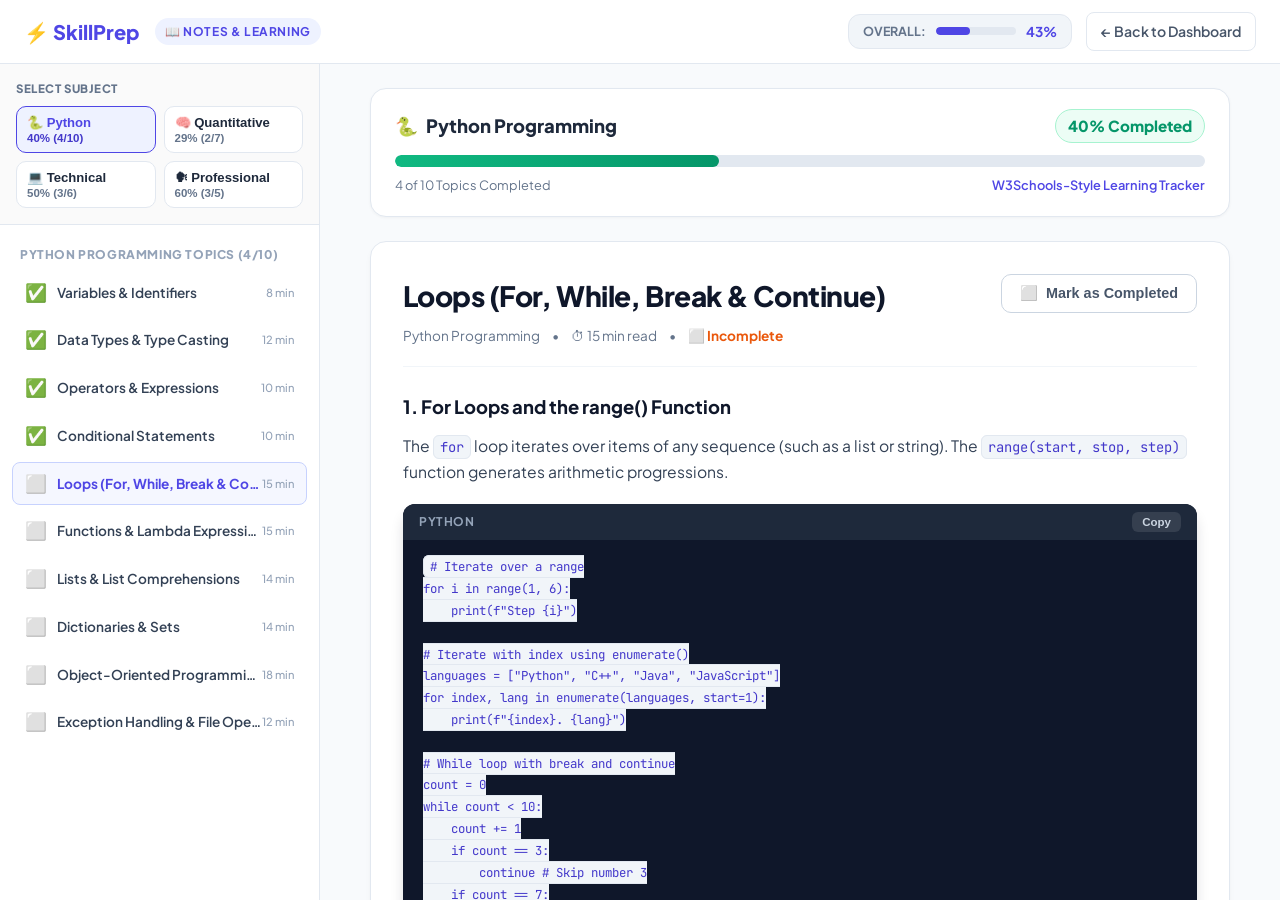
<file: learning.html>
<!DOCTYPE html>
<html lang="en">
<head>
    <meta charset="UTF-8">
    <meta name="viewport" content="width=device-width, initial-scale=1.0">
    <title>Learning & Notes Portal — SkillPrep | Placement & Skill Preparation</title>
    <meta name="description" content="Study subject-wise placement preparation notes, track your topic completion progress, and master Python, Aptitude, Technical CS, and Communication.">
    <link rel="preconnect" href="https://fonts.googleapis.com">
    <link rel="preconnect" href="https://fonts.gstatic.com" crossorigin>
    <link href="https://fonts.googleapis.com/css2?family=JetBrains+Mono:wght@400;500;600&family=Plus+Jakarta+Sans:wght@400;500;600;700;800&display=swap" rel="stylesheet">
    <link rel="stylesheet" href="css/style.css">
    <style>
        /* ==========================================================================
           LEARNING PORTAL LAYOUT & STYLES (W3Schools-Style Progress System)
           ========================================================================== */
        :root {
            --learning-sidebar-width: 320px;
        }

        body {
            background-color: #f8fafc;
            color: #1e293b;
            font-family: 'Plus Jakarta Sans', sans-serif;
            margin: 0;
            padding: 0;
            height: 100vh;
            display: flex;
            flex-direction: column;
            overflow: hidden;
        }

        .learning-navbar {
            height: 64px;
            background: #ffffff;
            border-bottom: 1px solid #e2e8f0;
            display: flex;
            align-items: center;
            justify-content: space-between;
            padding: 0 24px;
            flex-shrink: 0;
            z-index: 50;
        }

        .navbar-brand-group {
            display: flex;
            align-items: center;
            gap: 16px;
        }

        .brand-logo-wrap {
            display: flex;
            align-items: center;
            gap: 8px;
            text-decoration: none;
            font-weight: 800;
            font-size: 1.25rem;
            color: #4f46e5;
        }

        .nav-portal-badge {
            background: #eef2ff;
            color: #4f46e5;
            font-size: 0.75rem;
            font-weight: 700;
            padding: 4px 10px;
            border-radius: 999px;
            text-transform: uppercase;
            letter-spacing: 0.05em;
        }

        .nav-actions-group {
            display: flex;
            align-items: center;
            gap: 14px;
        }

        .overall-progress-pill {
            display: flex;
            align-items: center;
            gap: 10px;
            background: #f1f5f9;
            padding: 6px 14px;
            border-radius: 12px;
            font-size: 0.85rem;
            font-weight: 700;
            border: 1px solid #e2e8f0;
        }

        .overall-mini-bar {
            width: 80px;
            height: 8px;
            background: #e2e8f0;
            border-radius: 999px;
            overflow: hidden;
        }

        .overall-mini-fill {
            height: 100%;
            background: #4f46e5;
            border-radius: 999px;
            transition: width 0.3s ease;
        }

        .btn-nav-dash {
            text-decoration: none;
            font-size: 0.88rem;
            font-weight: 600;
            color: #475569;
            padding: 7px 14px;
            border-radius: 8px;
            border: 1px solid #e2e8f0;
            background: #ffffff;
            transition: all 0.2s;
        }

        .btn-nav-dash:hover {
            background: #f8fafc;
            color: #1e293b;
        }

        /* Workspace Grid */
        .learning-workspace {
            display: flex;
            flex: 1;
            height: calc(100vh - 64px);
            overflow: hidden;
        }

        /* Left Sidebar: Subjects & Topics */
        .learning-sidebar {
            width: var(--learning-sidebar-width);
            background: #ffffff;
            border-right: 1px solid #e2e8f0;
            display: flex;
            flex-direction: column;
            flex-shrink: 0;
            overflow: hidden;
        }

        .subject-selector-box {
            padding: 16px;
            border-bottom: 1px solid #e2e8f0;
            background: #fafafa;
        }

        .subject-dropdown-title {
            font-size: 0.72rem;
            font-weight: 800;
            text-transform: uppercase;
            letter-spacing: 0.05em;
            color: #64748b;
            margin-bottom: 8px;
        }

        .subject-tabs-grid {
            display: grid;
            grid-template-columns: repeat(2, 1fr);
            gap: 8px;
        }

        .subject-tab-btn {
            background: #ffffff;
            border: 1.5px solid #e2e8f0;
            border-radius: 10px;
            padding: 8px 10px;
            text-align: left;
            cursor: pointer;
            transition: all 0.2s;
            display: flex;
            flex-direction: column;
            gap: 2px;
        }

        .subject-tab-btn:hover {
            border-color: #cbd5e1;
            background: #f8fafc;
        }

        .subject-tab-btn.active {
            border-color: #4f46e5;
            background: #eef2ff;
        }

        .tab-btn-name {
            font-size: 0.82rem;
            font-weight: 700;
            color: #1e293b;
            display: flex;
            align-items: center;
            gap: 4px;
        }

        .subject-tab-btn.active .tab-btn-name {
            color: #4f46e5;
        }

        .tab-btn-pct {
            font-size: 0.72rem;
            font-weight: 700;
            color: #64748b;
        }

        .subject-tab-btn.active .tab-btn-pct {
            color: #4338ca;
        }

        .topics-list-container {
            flex: 1;
            overflow-y: auto;
            padding: 12px;
        }

        .topics-section-title {
            font-size: 0.75rem;
            font-weight: 800;
            text-transform: uppercase;
            letter-spacing: 0.05em;
            color: #94a3b8;
            padding: 8px 8px 6px;
        }

        .topic-nav-item {
            display: flex;
            align-items: center;
            justify-content: space-between;
            padding: 10px 12px;
            border-radius: 8px;
            margin-bottom: 4px;
            cursor: pointer;
            transition: all 0.15s ease;
            text-decoration: none;
            border: 1px solid transparent;
        }

        .topic-nav-item:hover {
            background: #f1f5f9;
        }

        .topic-nav-item.active {
            background: #f5f7ff;
            border-color: #c7d2fe;
        }

        .topic-left-info {
            display: flex;
            align-items: center;
            gap: 10px;
            min-width: 0;
        }

        .topic-check-icon {
            font-size: 1.1rem;
            line-height: 1;
            flex-shrink: 0;
            cursor: pointer;
            transition: transform 0.15s;
        }

        .topic-check-icon:hover {
            transform: scale(1.2);
        }

        .topic-nav-title {
            font-size: 0.85rem;
            font-weight: 600;
            color: #334155;
            white-space: nowrap;
            overflow: hidden;
            text-overflow: ellipsis;
        }

        .topic-nav-item.active .topic-nav-title {
            font-weight: 700;
            color: #4f46e5;
        }

        .topic-nav-time {
            font-size: 0.7rem;
            color: #94a3b8;
            font-weight: 500;
            flex-shrink: 0;
        }

        /* Main Content Canvas */
        .learning-content-canvas {
            flex: 1;
            height: 100%;
            overflow-y: auto;
            padding: 24px 36px 60px;
            background: #f8fafc;
        }

        .study-container-max {
            max-width: 860px;
            margin: 0 auto;
        }

        /* W3Schools-Style Subject Header Progress Bar */
        .w3-progress-hero {
            background: #ffffff;
            border: 1px solid #e2e8f0;
            border-radius: 16px;
            padding: 20px 24px;
            margin-bottom: 24px;
            box-shadow: 0 1px 3px rgba(0, 0, 0, 0.04);
        }

        .w3-hero-top {
            display: flex;
            justify-content: space-between;
            align-items: center;
            margin-bottom: 12px;
        }

        .w3-subject-badge {
            display: flex;
            align-items: center;
            gap: 8px;
            font-size: 1.15rem;
            font-weight: 800;
            color: #1e293b;
        }

        .w3-completion-badge {
            font-size: 0.95rem;
            font-weight: 800;
            color: #059669;
            background: #ecfdf5;
            padding: 4px 12px;
            border-radius: 999px;
            border: 1px solid #a7f3d0;
        }

        .w3-progress-track {
            height: 12px;
            background: #e2e8f0;
            border-radius: 999px;
            overflow: hidden;
            position: relative;
        }

        .w3-progress-fill {
            height: 100%;
            background: linear-gradient(90deg, #10b981 0%, #059669 100%);
            border-radius: 999px;
            transition: width 0.4s cubic-bezier(0.16, 1, 0.3, 1);
        }

        .w3-hero-sub {
            display: flex;
            justify-content: space-between;
            align-items: center;
            margin-top: 8px;
            font-size: 0.8rem;
            color: #64748b;
        }

        /* Topic Study Card */
        .topic-study-card {
            background: #ffffff;
            border: 1px solid #e2e8f0;
            border-radius: 16px;
            padding: 32px;
            box-shadow: 0 4px 6px -1px rgba(0, 0, 0, 0.05);
            margin-bottom: 24px;
        }

        .topic-header-row {
            display: flex;
            justify-content: space-between;
            align-items: flex-start;
            gap: 16px;
            border-bottom: 1px solid #f1f5f9;
            padding-bottom: 20px;
            margin-bottom: 24px;
        }

        .topic-title-area h1 {
            font-size: 1.75rem;
            font-weight: 800;
            color: #0f172a;
            letter-spacing: -0.02em;
            margin: 0 0 6px 0;
        }

        .topic-meta-line {
            display: flex;
            align-items: center;
            gap: 12px;
            font-size: 0.85rem;
            color: #64748b;
        }

        .btn-mark-completed {
            display: inline-flex;
            align-items: center;
            gap: 8px;
            padding: 10px 18px;
            border-radius: 10px;
            font-size: 0.9rem;
            font-weight: 700;
            cursor: pointer;
            transition: all 0.2s ease;
            border: 1.5px solid #cbd5e1;
            background: #ffffff;
            color: #475569;
            flex-shrink: 0;
        }

        .btn-mark-completed:hover {
            border-color: #10b981;
            background: #f0fdf4;
            color: #15803d;
        }

        .btn-mark-completed.completed {
            background: #10b981;
            color: #ffffff;
            border-color: #10b981;
            box-shadow: 0 4px 12px rgba(16, 185, 129, 0.25);
        }

        .btn-mark-completed.completed:hover {
            background: #059669;
        }

        /* Note Content Formatting */
        .topic-body-content {
            font-size: 0.98rem;
            line-height: 1.7;
            color: #334155;
        }

        .topic-body-content h4 {
            font-size: 1.15rem;
            font-weight: 750;
            color: #0f172a;
            margin: 24px 0 10px 0;
        }

        .topic-body-content p {
            margin-bottom: 14px;
        }

        .topic-body-content ul,
        .topic-body-content ol {
            margin: 0 0 16px 20px;
            padding: 0;
        }

        .topic-body-content li {
            margin-bottom: 8px;
        }

        .topic-body-content code {
            font-family: 'JetBrains Mono', monospace;
            font-size: 0.88em;
            background: #f1f5f9;
            color: #4338ca;
            padding: 2px 6px;
            border-radius: 6px;
            border: 1px solid #e2e8f0;
        }

        /* Code Snippet Box */
        .code-block-wrapper {
            background: #0f172a;
            border-radius: 12px;
            margin: 18px 0;
            overflow: hidden;
            box-shadow: 0 10px 15px -3px rgba(15, 23, 42, 0.2);
        }

        .code-block-header {
            background: #1e293b;
            padding: 8px 16px;
            display: flex;
            justify-content: space-between;
            align-items: center;
            font-size: 0.75rem;
            font-weight: 700;
            color: #94a3b8;
            text-transform: uppercase;
            letter-spacing: 0.05em;
        }

        .btn-copy-code {
            background: rgba(255, 255, 255, 0.1);
            border: none;
            color: #cbd5e1;
            padding: 4px 10px;
            border-radius: 6px;
            font-size: 0.72rem;
            font-weight: 600;
            cursor: pointer;
            transition: all 0.2s;
        }

        .btn-copy-code:hover {
            background: rgba(255, 255, 255, 0.2);
            color: #ffffff;
        }

        .code-block-wrapper pre {
            margin: 0;
            padding: 16px 20px;
            overflow-x: auto;
            font-family: 'JetBrains Mono', monospace;
            font-size: 0.88rem;
            line-height: 1.55;
            color: #f8fafc;
        }

        /* Tip & Callout Box */
        .tip-callout {
            background: linear-gradient(135deg, #eff6ff 0%, #dbeafe 100%);
            border-left: 4px solid #3b82f6;
            border-radius: 0 10px 10px 0;
            padding: 14px 18px;
            margin: 20px 0;
            font-size: 0.92rem;
            color: #1e40af;
        }

        /* Bottom Study Navigation */
        .study-bottom-nav {
            display: flex;
            justify-content: space-between;
            gap: 16px;
            margin-top: 24px;
        }

        .btn-study-nav {
            padding: 12px 24px;
            border-radius: 10px;
            font-size: 0.92rem;
            font-weight: 700;
            text-decoration: none;
            cursor: pointer;
            transition: all 0.2s;
            display: inline-flex;
            align-items: center;
            gap: 8px;
            border: none;
        }

        .btn-study-prev {
            background: #ffffff;
            border: 1.5px solid #cbd5e1;
            color: #475569;
        }

        .btn-study-prev:hover {
            background: #f1f5f9;
            color: #1e293b;
        }

        .btn-study-next {
            background: linear-gradient(135deg, #4f46e5 0%, #4338ca 100%);
            color: #ffffff;
            box-shadow: 0 4px 12px rgba(79, 70, 229, 0.3);
        }

        .btn-study-next:hover {
            transform: translateY(-1px);
            box-shadow: 0 6px 16px rgba(79, 70, 229, 0.4);
        }

        /* Mobile Drawer Button */
        .mobile-topics-toggle {
            display: none;
            background: #ffffff;
            border: 1px solid #e2e8f0;
            border-radius: 8px;
            padding: 6px 12px;
            font-size: 0.85rem;
            font-weight: 600;
            color: #475569;
            cursor: pointer;
        }

        @media (max-width: 860px) {
            .mobile-topics-toggle {
                display: inline-flex;
            }

            .learning-sidebar {
                position: fixed;
                left: 0;
                top: 64px;
                bottom: 0;
                z-index: 100;
                transform: translateX(-100%);
                transition: transform 0.25s ease-in-out;
                box-shadow: 4px 0 16px rgba(0, 0, 0, 0.15);
            }

            .learning-sidebar.open {
                transform: translateX(0);
            }

            .learning-content-canvas {
                padding: 16px 16px 40px;
            }
        }
    </style>
</head>
<body>

    <!-- Top Navigation Bar -->
    <header class="learning-navbar">
        <div class="navbar-brand-group">
            <button type="button" class="mobile-topics-toggle" onclick="toggleSidebarDrawer()">☰ Topics</button>
            <a href="dashboard.html" class="brand-logo-wrap">
                <span>⚡ SkillPrep</span>
            </a>
            <span class="nav-portal-badge">📖 Notes & Learning</span>
        </div>

        <div class="nav-actions-group">
            <!-- Overall Progress Widget -->
            <div class="overall-progress-pill" title="Overall Learning Progress across all subjects">
                <span style="font-size:0.78rem; color:#64748b; text-transform:uppercase;">Overall:</span>
                <div class="overall-mini-bar">
                    <div class="overall-mini-fill" id="overall-bar-fill" style="width: 0%;"></div>
                </div>
                <span id="overall-pct-text" style="color:#4f46e5;">0%</span>
            </div>

            <a href="dashboard.html" class="btn-nav-dash">← Back to Dashboard</a>
        </div>
    </header>

    <!-- Main Learning Workspace -->
    <div class="learning-workspace">
        <!-- Left Sidebar -->
        <aside class="learning-sidebar" id="learning-sidebar">
            <div class="subject-selector-box">
                <div class="subject-dropdown-title">Select Subject</div>
                <div class="subject-tabs-grid" id="subject-tabs-grid">
                    <!-- Populated dynamically: Python, Aptitude, Technical, Communication -->
                </div>
            </div>

            <div class="topics-list-container">
                <div class="topics-section-title" id="topics-list-heading">Python Topics (0/0)</div>
                <div id="topics-items-list">
                    <!-- Populated dynamically with ✅ / ⬜ -->
                </div>
            </div>
        </aside>

        <!-- Right Reading Canvas -->
        <main class="learning-content-canvas" id="learning-content-canvas">
            <div class="study-container-max">
                
                <!-- W3Schools-Style Subject Hero Progress Bar -->
                <section class="w3-progress-hero">
                    <div class="w3-hero-top">
                        <div class="w3-subject-badge" id="hero-subject-name">
                            <span>🐍</span> <span>Python Programming</span>
                        </div>
                        <div class="w3-completion-badge" id="hero-progress-badge">
                            65% Completed
                        </div>
                    </div>
                    <div class="w3-progress-track">
                        <div class="w3-progress-fill" id="hero-progress-fill" style="width: 65%;"></div>
                    </div>
                    <div class="w3-hero-sub">
                        <span id="hero-counts-text">4 of 10 Topics Completed</span>
                        <span style="font-weight:600; color:#4f46e5;">W3Schools-Style Learning Tracker</span>
                    </div>
                </section>

                <!-- Topic Reading Card -->
                <article class="topic-study-card">
                    <div class="topic-header-row">
                        <div class="topic-title-area">
                            <h1 id="topic-title">Variables & Identifiers</h1>
                            <div class="topic-meta-line">
                                <span id="topic-subject-breadcrumb">Python Programming</span>
                                <span>•</span>
                                <span id="topic-read-time">⏱ 8 min read</span>
                                <span>•</span>
                                <span id="topic-status-label" style="font-weight:700; color:#ea580c;">⬜ Incomplete</span>
                            </div>
                        </div>

                        <!-- Mark as Completed Checkbox Button -->
                        <button type="button" class="btn-mark-completed" id="btn-toggle-completion" onclick="handleToggleCurrentTopic()">
                            <span id="completion-btn-icon">⬜</span>
                            <span id="completion-btn-text">Mark as Completed</span>
                        </button>
                    </div>

                    <!-- Topic Content -->
                    <div class="topic-body-content" id="topic-content-body">
                        <!-- Dynamic content injected here -->
                    </div>
                </article>

                <!-- Previous / Next Topic Navigation -->
                <div class="study-bottom-nav">
                    <button type="button" class="btn-study-nav btn-study-prev" id="btn-prev-topic" onclick="navigateTopic(-1)">
                        ← Previous Topic
                    </button>
                    <button type="button" class="btn-study-nav btn-study-next" id="btn-next-topic" onclick="navigateTopic(1)">
                        <span>Next Topic →</span>
                    </button>
                </div>

            </div>
        </main>
    </div>

    <!-- Learning Logic Scripts -->
    <script src="js/learning-data.js"></script>
    <script>
        let currentSubjectId = 'python';
        let currentTopicId = 'python_variables';

        function initLearningPortal() {
            // Check URL parameters if specified (e.g. ?subject=aptitude&topic=apt_percentages)
            const urlParams = new URLSearchParams(window.location.search);
            const paramSubject = urlParams.get('subject');
            const paramTopic = urlParams.get('topic');

            if (paramSubject && LEARNING_SUBJECTS.some(s => s.id === paramSubject)) {
                currentSubjectId = paramSubject;
                if (paramTopic) {
                    currentTopicId = paramTopic;
                } else {
                    const subj = LEARNING_SUBJECTS.find(s => s.id === paramSubject);
                    currentTopicId = subj.topics[0].id;
                }
            } else {
                // Restore last studied
                const last = getLastStudied();
                if (last && LEARNING_SUBJECTS.some(s => s.id === last.subjectId)) {
                    currentSubjectId = last.subjectId;
                    currentTopicId = last.topicId;
                } else {
                    currentSubjectId = 'python';
                    currentTopicId = 'python_variables';
                }
            }

            renderSubjectTabs();
            renderTopicsList();
            renderActiveTopic();
            updateOverallProgressHeader();
        }

        // Render Subject Selector Tabs
        function renderSubjectTabs() {
            const container = document.getElementById('subject-tabs-grid');
            container.innerHTML = '';

            LEARNING_SUBJECTS.forEach(subject => {
                const prog = getSubjectProgress(subject.id);
                const isSelected = subject.id === currentSubjectId;

                const btn = document.createElement('button');
                btn.className = `subject-tab-btn ${isSelected ? 'active' : ''}`;
                btn.onclick = () => selectSubject(subject.id);
                btn.innerHTML = `
                    <div class="tab-btn-name">${subject.icon} ${subject.title.split(' ')[0]}</div>
                    <div class="tab-btn-pct">${prog.percentage}% (${prog.completed}/${prog.total})</div>
                `;
                container.appendChild(btn);
            });
        }

        function selectSubject(subjectId) {
            currentSubjectId = subjectId;
            const subject = LEARNING_SUBJECTS.find(s => s.id === subjectId);
            currentTopicId = subject.topics[0].id;
            setLastStudied(currentSubjectId, currentTopicId);

            renderSubjectTabs();
            renderTopicsList();
            renderActiveTopic();
            updateOverallProgressHeader();

            // Scroll to top of content canvas
            document.getElementById('learning-content-canvas').scrollTop = 0;
            closeSidebarDrawer();
        }

        // Render Topic Checklist in Sidebar
        function renderTopicsList() {
            const subject = LEARNING_SUBJECTS.find(s => s.id === currentSubjectId);
            if (!subject) return;

            const prog = getSubjectProgress(subject.id);
            document.getElementById('topics-list-heading').textContent = 
                `${subject.title} Topics (${prog.completed}/${prog.total})`;

            const listContainer = document.getElementById('topics-items-list');
            listContainer.innerHTML = '';

            subject.topics.forEach(topic => {
                const completed = isTopicCompleted(topic.id);
                const isCurrent = topic.id === currentTopicId;

                const item = document.createElement('div');
                item.className = `topic-nav-item ${isCurrent ? 'active' : ''}`;
                item.onclick = (e) => {
                    if (e.target.classList.contains('topic-check-icon')) return;
                    selectTopic(topic.id);
                };

                item.innerHTML = `
                    <div class="topic-left-info">
                        <span class="topic-check-icon" title="${completed ? 'Completed (click to toggle)' : 'Incomplete (click to toggle)'}" onclick="toggleTopicDirect('${topic.id}', event)">
                            ${completed ? '✅' : '⬜'}
                        </span>
                        <span class="topic-nav-title">${topic.title}</span>
                    </div>
                    <span class="topic-nav-time">${topic.estimatedTime}</span>
                `;
                listContainer.appendChild(item);
            });
        }

        function selectTopic(topicId) {
            currentTopicId = topicId;
            setLastStudied(currentSubjectId, currentTopicId);
            renderTopicsList();
            renderActiveTopic();
            document.getElementById('learning-content-canvas').scrollTop = 0;
            closeSidebarDrawer();
        }

        function toggleTopicDirect(topicId, event) {
            if (event) event.stopPropagation();
            toggleTopicCompletion(topicId);
            renderSubjectTabs();
            renderTopicsList();
            renderActiveTopic();
            updateOverallProgressHeader();
        }

        // Render Active Topic Content and W3 Progress Bar
        function renderActiveTopic() {
            const subject = LEARNING_SUBJECTS.find(s => s.id === currentSubjectId);
            if (!subject) return;

            const topic = subject.topics.find(t => t.id === currentTopicId) || subject.topics[0];
            const prog = getSubjectProgress(subject.id);
            const isDone = isTopicCompleted(topic.id);

            // 1. Update W3Schools-Style Hero Progress Bar
            document.getElementById('hero-subject-name').innerHTML = `<span>${subject.icon}</span> <span>${subject.title}</span>`;
            document.getElementById('hero-progress-badge').textContent = `${prog.percentage}% Completed`;
            document.getElementById('hero-progress-fill').style.width = `${prog.percentage}%`;
            document.getElementById('hero-counts-text').textContent = `${prog.completed} of ${prog.total} Topics Completed`;

            // 2. Update Topic Header
            document.getElementById('topic-title').textContent = topic.title;
            document.getElementById('topic-subject-breadcrumb').textContent = subject.title;
            document.getElementById('topic-read-time').textContent = `⏱ ${topic.estimatedTime} read`;
            
            const statusLabel = document.getElementById('topic-status-label');
            if (isDone) {
                statusLabel.textContent = '✅ Completed';
                statusLabel.style.color = '#15803d';
            } else {
                statusLabel.textContent = '⬜ Incomplete';
                statusLabel.style.color = '#ea580c';
            }

            // 3. Update Toggle Completion Button
            const toggleBtn = document.getElementById('btn-toggle-completion');
            const toggleIcon = document.getElementById('completion-btn-icon');
            const toggleText = document.getElementById('completion-btn-text');

            if (isDone) {
                toggleBtn.className = 'btn-mark-completed completed';
                toggleIcon.textContent = '✓';
                toggleText.textContent = 'Completed';
            } else {
                toggleBtn.className = 'btn-mark-completed';
                toggleIcon.textContent = '⬜';
                toggleText.textContent = 'Mark as Completed';
            }

            // 4. Update Topic Body
            document.getElementById('topic-content-body').innerHTML = topic.content;

            // 5. Update Previous / Next Buttons
            const currentIdx = subject.topics.findIndex(t => t.id === topic.id);
            const prevBtn = document.getElementById('btn-prev-topic');
            const nextBtn = document.getElementById('btn-next-topic');

            prevBtn.disabled = (currentIdx === 0);
            prevBtn.style.opacity = (currentIdx === 0) ? '0.4' : '1';
            prevBtn.style.pointerEvents = (currentIdx === 0) ? 'none' : 'auto';

            if (currentIdx === subject.topics.length - 1) {
                nextBtn.innerHTML = `<span>Subject Finished ✓</span>`;
            } else {
                const nextTopic = subject.topics[currentIdx + 1];
                nextBtn.innerHTML = `<span>Next: ${nextTopic.title} →</span>`;
            }
        }

        function handleToggleCurrentTopic() {
            toggleTopicCompletion(currentTopicId);
            renderSubjectTabs();
            renderTopicsList();
            renderActiveTopic();
            updateOverallProgressHeader();
        }

        function navigateTopic(direction) {
            const subject = LEARNING_SUBJECTS.find(s => s.id === currentSubjectId);
            if (!subject) return;

            const currentIdx = subject.topics.findIndex(t => t.id === currentTopicId);
            const newIdx = currentIdx + direction;

            if (newIdx >= 0 && newIdx < subject.topics.length) {
                // If moving next and current topic is uncompleted, prompt or mark completed seamlessly
                if (direction === 1 && !isTopicCompleted(currentTopicId)) {
                    setTopicCompleted(currentTopicId, true);
                }
                selectTopic(subject.topics[newIdx].id);
            } else if (newIdx >= subject.topics.length) {
                // Move to next subject if available
                const currentSubjIdx = LEARNING_SUBJECTS.findIndex(s => s.id === currentSubjectId);
                if (currentSubjIdx < LEARNING_SUBJECTS.length - 1) {
                    selectSubject(LEARNING_SUBJECTS[currentSubjIdx + 1].id);
                } else {
                    alert('🎉 Congratulations! You have reviewed all subjects in SkillPrep Learning.');
                }
            }
        }

        function updateOverallProgressHeader() {
            const overall = getOverallLearningProgress();
            document.getElementById('overall-bar-fill').style.width = `${overall.percentage}%`;
            document.getElementById('overall-pct-text').textContent = `${overall.percentage}%`;
        }

        function copyCode(button) {
            const pre = button.parentElement.nextElementSibling;
            if (pre) {
                navigator.clipboard.writeText(pre.innerText).then(() => {
                    const originalText = button.textContent;
                    button.textContent = 'Copied!';
                    button.style.background = '#10b981';
                    setTimeout(() => {
                        button.textContent = originalText;
                        button.style.background = '';
                    }, 1500);
                });
            }
        }

        function toggleSidebarDrawer() {
            const sidebar = document.getElementById('learning-sidebar');
            sidebar.classList.toggle('open');
        }

        function closeSidebarDrawer() {
            const sidebar = document.getElementById('learning-sidebar');
            sidebar.classList.remove('open');
        }

        window.addEventListener('DOMContentLoaded', initLearningPortal);
    </script>
</body>
</html>
</file>
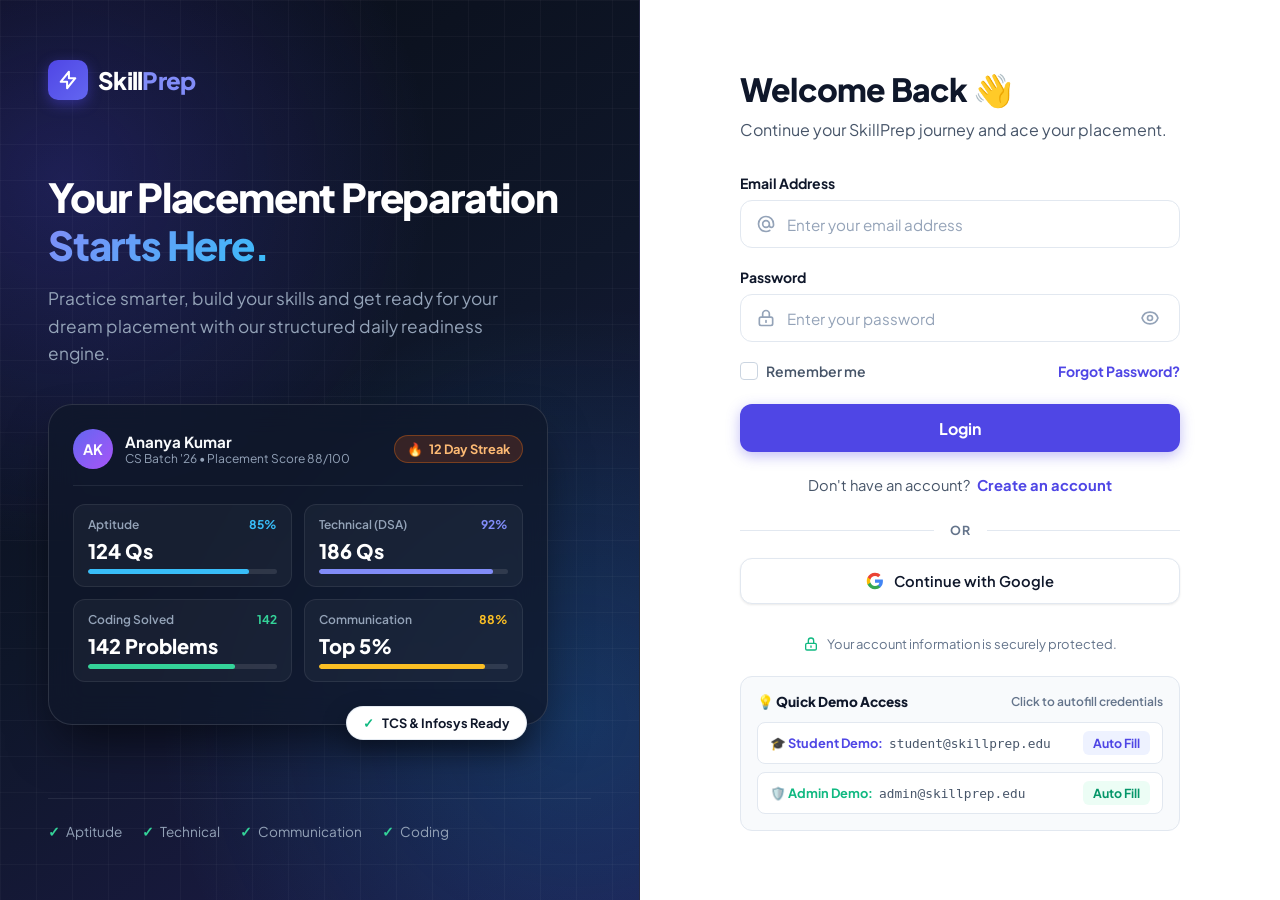
<file: login.html>
<!DOCTYPE html>
<html lang="en">

<head>
    <meta charset="UTF-8">
    <meta name="viewport" content="width=device-width, initial-scale=1.0">
    <title>Login — SkillPrep | Placement & Skill Preparation</title>
    <meta name="description"
        content="Sign in to your SkillPrep account to continue your aptitude, technical, communication, and coding placement preparation.">
    <link rel="preconnect" href="https://fonts.googleapis.com">
    <link rel="preconnect" href="https://fonts.gstatic.com" crossorigin>
    <link
        href="https://fonts.googleapis.com/css2?family=JetBrains+Mono:wght@400;500;600&family=Plus+Jakarta+Sans:wght@400;500;600;700;800&display=swap"
        rel="stylesheet">

    <style>
        /* ==========================================================================
           SKILLPREP AUTH DESIGN SYSTEM & TOKENS
           ========================================================================== */
        :root {
            --primary: #4f46e5;
            --primary-hover: #4338ca;
            --primary-light: #eef2ff;
            --primary-glow: rgba(79, 70, 229, 0.25);
            --secondary: #0ea5e9;
            --accent-green: #10b981;
            --accent-green-light: #ecfdf5;
            --accent-amber: #f59e0b;
            --accent-red: #ef4444;
            --accent-red-light: #fef2f2;

            --dark-bg: #090d16;
            --dark-surface: #0f172a;
            --dark-surface-2: #1e293b;
            --dark-border: #334155;

            --light-bg: #f8fafc;
            --light-surface: #ffffff;
            --light-surface-2: #f1f5f9;
            --light-border: #e2e8f0;

            --text-main: #0f172a;
            --text-secondary: #475569;
            --text-muted: #64748b;

            --radius-sm: 8px;
            --radius-md: 12px;
            --radius-lg: 18px;
            --radius-xl: 24px;
            --radius-full: 9999px;

            --shadow-subtle: 0 1px 3px rgba(0, 0, 0, 0.05), 0 1px 2px rgba(0, 0, 0, 0.04);
            --shadow-md: 0 4px 6px -1px rgba(0, 0, 0, 0.07), 0 2px 4px -2px rgba(0, 0, 0, 0.05);
            --shadow-lg: 0 12px 28px -4px rgba(15, 23, 42, 0.08), 0 4px 12px -2px rgba(15, 23, 42, 0.03);
            --shadow-xl: 0 20px 35px -8px rgba(79, 70, 229, 0.14);

            --font-sans: 'Plus Jakarta Sans', -apple-system, BlinkMacSystemFont, 'Segoe UI', Roboto, sans-serif;
            --font-mono: 'JetBrains Mono', monospace;
            --transition: all 0.2s cubic-bezier(0.16, 1, 0.3, 1);
        }

        *,
        *::before,
        *::after {
            margin: 0;
            padding: 0;
            box-sizing: border-box;
        }

        body {
            font-family: var(--font-sans);
            background-color: var(--light-surface);
            color: var(--text-main);
            min-height: 100vh;
            display: flex;
            flex-direction: column;
            -webkit-font-smoothing: antialiased;
            overflow-x: hidden;
        }

        a {
            color: inherit;
            text-decoration: none;
            transition: var(--transition);
        }

        button {
            font-family: inherit;
            cursor: pointer;
            border: none;
            background: none;
            transition: var(--transition);
        }

        /* ==========================================================================
           SPLIT SCREEN LAYOUT
           ========================================================================== */
        .auth-container {
            display: grid;
            grid-template-columns: 1fr 1fr;
            min-height: 100vh;
            width: 100%;
        }

        /* LEFT SIDE: BRANDING & DASHBOARD VISUAL */
        .auth-visual-panel {
            background: radial-gradient(circle at 10% 20%, rgba(79, 70, 229, 0.28) 0%, transparent 40%),
                radial-gradient(circle at 90% 80%, rgba(14, 165, 233, 0.2) 0%, transparent 45%),
                linear-gradient(145deg, #090d16 0%, #0f172a 50%, #1e1b4b 100%);
            color: #ffffff;
            padding: 60px 48px;
            display: flex;
            flex-direction: column;
            justify-content: space-between;
            position: relative;
            overflow: hidden;
            border-right: 1px solid rgba(255, 255, 255, 0.08);
        }

        .auth-visual-panel::before {
            content: '';
            position: absolute;
            inset: 0;
            background-image:
                linear-gradient(rgba(255, 255, 255, 0.03) 1px, transparent 1px),
                linear-gradient(90deg, rgba(255, 255, 255, 0.03) 1px, transparent 1px);
            background-size: 36px 36px;
            pointer-events: none;
        }

        .visual-header {
            position: relative;
            z-index: 2;
        }

        .brand-logo {
            display: inline-flex;
            align-items: center;
            gap: 10px;
            font-weight: 800;
            font-size: 1.5rem;
            color: #ffffff;
            letter-spacing: -0.03em;
        }

        .brand-icon {
            width: 40px;
            height: 40px;
            background: linear-gradient(135deg, var(--primary), #6366f1);
            color: white;
            display: flex;
            align-items: center;
            justify-content: center;
            border-radius: 10px;
            box-shadow: 0 4px 14px rgba(79, 70, 229, 0.45);
        }

        .brand-icon svg {
            width: 22px;
            height: 22px;
        }

        .brand-name span {
            color: #818cf8;
        }

        .visual-body {
            position: relative;
            z-index: 2;
            margin: 40px 0;
        }

        .visual-headline {
            font-size: 2.5rem;
            font-weight: 800;
            line-height: 1.2;
            letter-spacing: -0.03em;
            margin-bottom: 16px;
            color: #ffffff;
        }

        .visual-headline .gradient-text {
            background: linear-gradient(135deg, #818cf8 0%, #38bdf8 100%);
            -webkit-background-clip: text;
            background-clip: text;
            -webkit-text-fill-color: transparent;
        }

        .visual-subtext {
            font-size: 1.08rem;
            color: #94a3b8;
            line-height: 1.6;
            margin-bottom: 36px;
            max-width: 480px;
        }

        .preview-dashboard {
            background: rgba(15, 23, 42, 0.75);
            backdrop-filter: blur(16px);
            -webkit-backdrop-filter: blur(16px);
            border-radius: var(--radius-xl);
            border: 1px solid rgba(255, 255, 255, 0.12);
            padding: 24px;
            box-shadow: 0 25px 50px -12px rgba(0, 0, 0, 0.6);
            position: relative;
            max-width: 500px;
        }

        .preview-header {
            display: flex;
            align-items: center;
            justify-content: space-between;
            padding-bottom: 16px;
            border-bottom: 1px solid rgba(255, 255, 255, 0.08);
            margin-bottom: 18px;
        }

        .student-profile-mini {
            display: flex;
            align-items: center;
            gap: 12px;
        }

        .student-avatar {
            width: 40px;
            height: 40px;
            border-radius: 50%;
            background: linear-gradient(135deg, #6366f1, #a855f7);
            color: white;
            font-weight: 700;
            display: flex;
            align-items: center;
            justify-content: center;
            font-size: 0.9rem;
        }

        .student-name-text {
            font-size: 0.95rem;
            font-weight: 700;
            color: #f8fafc;
        }

        .student-sub-text {
            font-size: 0.75rem;
            color: #94a3b8;
        }

        .streak-tag {
            display: inline-flex;
            align-items: center;
            gap: 6px;
            background: rgba(234, 88, 12, 0.18);
            color: #fdba74;
            border: 1px solid rgba(249, 115, 22, 0.35);
            padding: 5px 12px;
            border-radius: var(--radius-full);
            font-size: 0.8rem;
            font-weight: 700;
        }

        .preview-metrics-grid {
            display: grid;
            grid-template-columns: repeat(2, 1fr);
            gap: 12px;
            margin-bottom: 18px;
        }

        .preview-metric-card {
            background: rgba(255, 255, 255, 0.04);
            border: 1px solid rgba(255, 255, 255, 0.08);
            border-radius: var(--radius-md);
            padding: 12px 14px;
        }

        .preview-metric-title {
            display: flex;
            justify-content: space-between;
            font-size: 0.75rem;
            font-weight: 600;
            color: #94a3b8;
            margin-bottom: 6px;
        }

        .preview-metric-val {
            font-size: 1.25rem;
            font-weight: 800;
            color: #ffffff;
            margin-bottom: 6px;
        }

        .progress-bar-bg {
            width: 100%;
            height: 5px;
            background: rgba(255, 255, 255, 0.1);
            border-radius: var(--radius-full);
            overflow: hidden;
        }

        .progress-bar-fill {
            height: 100%;
            border-radius: var(--radius-full);
        }

        .fill-blue {
            background: #38bdf8;
            width: 85%;
        }

        .fill-indigo {
            background: #818cf8;
            width: 92%;
        }

        .fill-emerald {
            background: #34d399;
            width: 78%;
        }

        .fill-amber {
            background: #fbbf24;
            width: 88%;
        }

        .floating-pill {
            position: absolute;
            bottom: -16px;
            right: 20px;
            background: #ffffff;
            color: var(--text-main);
            border-radius: var(--radius-full);
            padding: 8px 16px;
            box-shadow: 0 10px 25px rgba(0, 0, 0, 0.35);
            display: flex;
            align-items: center;
            gap: 8px;
            font-size: 0.8rem;
            font-weight: 700;
            border: 1px solid rgba(226, 232, 240, 0.9);
            animation: float 4s ease-in-out infinite;
        }

        @keyframes float {

            0%,
            100% {
                transform: translateY(0px);
            }

            50% {
                transform: translateY(-6px);
            }
        }

        .visual-footer {
            position: relative;
            z-index: 2;
            display: flex;
            align-items: center;
            gap: 20px;
            font-size: 0.85rem;
            color: #94a3b8;
            padding-top: 24px;
            border-top: 1px solid rgba(255, 255, 255, 0.08);
            flex-wrap: wrap;
        }

        .visual-footer-item {
            display: flex;
            align-items: center;
            gap: 6px;
        }

        .visual-footer-item span.check {
            color: #34d399;
            font-weight: 800;
        }

        /* RIGHT SIDE: LOGIN FORM */
        .auth-form-panel {
            background: #ffffff;
            display: flex;
            flex-direction: column;
            justify-content: center;
            align-items: center;
            padding: 48px 32px;
            position: relative;
        }

        .auth-card {
            width: 100%;
            max-width: 440px;
        }

        .mobile-brand-header {
            display: none;
            margin-bottom: 32px;
            text-align: center;
        }

        .auth-header {
            margin-bottom: 32px;
        }

        .auth-header h1 {
            font-size: 2rem;
            font-weight: 800;
            color: var(--text-main);
            letter-spacing: -0.025em;
            margin-bottom: 8px;
            display: flex;
            align-items: center;
            gap: 8px;
        }

        .auth-header p {
            font-size: 1rem;
            color: var(--text-secondary);
            line-height: 1.5;
        }

        .alert-banner {
            display: none;
            align-items: flex-start;
            gap: 12px;
            padding: 14px 16px;
            border-radius: var(--radius-md);
            font-size: 0.9rem;
            line-height: 1.45;
            margin-bottom: 24px;
            animation: fadeIn 0.25s ease;
        }

        .alert-banner.active {
            display: flex;
        }

        .alert-error {
            background: var(--accent-red-light);
            border: 1px solid #fecaca;
            color: #b91c1c;
        }

        .alert-success {
            background: var(--accent-green-light);
            border: 1px solid #a7f3d0;
            color: #065f46;
        }

        .alert-info {
            background: #eff6ff;
            border: 1px solid #bfdbfe;
            color: #1e40af;
        }

        .alert-icon {
            flex-shrink: 0;
            margin-top: 1px;
        }

        @keyframes fadeIn {
            from {
                opacity: 0;
                transform: translateY(-4px);
            }

            to {
                opacity: 1;
                transform: translateY(0);
            }
        }

        .form-group {
            margin-bottom: 20px;
        }

        .form-label {
            display: block;
            font-size: 0.875rem;
            font-weight: 700;
            color: var(--text-main);
            margin-bottom: 8px;
        }

        .input-wrapper {
            position: relative;
            display: flex;
            align-items: center;
        }

        .input-icon {
            position: absolute;
            left: 16px;
            color: #94a3b8;
            pointer-events: none;
            display: flex;
            align-items: center;
            justify-content: center;
            transition: var(--transition);
        }

        .form-input {
            width: 100%;
            height: 48px;
            padding: 0 16px 0 46px;
            font-size: 0.95rem;
            font-family: inherit;
            color: var(--text-main);
            background: #ffffff;
            border: 1.5px solid var(--light-border);
            border-radius: var(--radius-md);
            outline: none;
            transition: var(--transition);
        }

        .form-input::placeholder {
            color: #94a3b8;
            font-weight: 400;
        }

        .form-input:focus {
            border-color: var(--primary);
            box-shadow: 0 0 0 4px var(--primary-glow);
        }

        .form-input:focus+.input-icon,
        .input-wrapper:focus-within .input-icon {
            color: var(--primary);
        }

        .form-input.input-invalid {
            border-color: var(--accent-red);
            background: #fffdfd;
        }

        .form-input.input-invalid:focus {
            box-shadow: 0 0 0 4px rgba(239, 68, 68, 0.18);
        }

        .field-error-msg {
            display: none;
            font-size: 0.8125rem;
            font-weight: 600;
            color: var(--accent-red);
            margin-top: 6px;
            padding-left: 2px;
        }

        .field-error-msg.visible {
            display: block;
            animation: fadeIn 0.2s ease;
        }

        .btn-toggle-password {
            position: absolute;
            right: 14px;
            color: #94a3b8;
            padding: 6px;
            border-radius: var(--radius-sm);
            display: flex;
            align-items: center;
            justify-content: center;
        }

        .btn-toggle-password:hover {
            color: var(--text-main);
            background: var(--light-surface-2);
        }

        .form-aux-row {
            display: flex;
            align-items: center;
            justify-content: space-between;
            margin-bottom: 24px;
            font-size: 0.875rem;
        }

        .checkbox-label {
            display: flex;
            align-items: center;
            gap: 8px;
            color: var(--text-secondary);
            font-weight: 600;
            cursor: pointer;
            user-select: none;
        }

        .checkbox-custom {
            width: 18px;
            height: 18px;
            border: 1.5px solid #cbd5e1;
            border-radius: 4px;
            display: inline-flex;
            align-items: center;
            justify-content: center;
            background: white;
            transition: var(--transition);
        }

        .checkbox-input {
            position: absolute;
            opacity: 0;
            cursor: pointer;
        }

        .checkbox-input:checked+.checkbox-custom {
            background: var(--primary);
            border-color: var(--primary);
        }

        .checkbox-input:focus+.checkbox-custom {
            box-shadow: 0 0 0 3px var(--primary-glow);
        }

        .checkbox-custom svg {
            display: none;
            width: 12px;
            height: 12px;
            stroke: white;
            stroke-width: 3;
        }

        .checkbox-input:checked+.checkbox-custom svg {
            display: block;
        }

        .forgot-link {
            color: var(--primary);
            font-weight: 700;
        }

        .forgot-link:hover {
            color: var(--primary-hover);
            text-decoration: underline;
        }

        .btn-submit {
            width: 100%;
            height: 48px;
            background: var(--primary);
            color: #ffffff;
            font-size: 1rem;
            font-weight: 700;
            border-radius: var(--radius-md);
            display: flex;
            align-items: center;
            justify-content: center;
            gap: 10px;
            box-shadow: 0 4px 14px rgba(79, 70, 229, 0.35);
            transition: var(--transition);
        }

        .btn-submit:hover:not(:disabled) {
            background: var(--primary-hover);
            transform: translateY(-1px);
            box-shadow: 0 6px 20px rgba(79, 70, 229, 0.45);
        }

        .btn-submit:active:not(:disabled) {
            transform: translateY(0);
        }

        .btn-submit:disabled {
            opacity: 0.7;
            cursor: not-allowed;
            transform: none;
        }

        .spinner {
            display: none;
            width: 18px;
            height: 18px;
            border: 2.5px solid rgba(255, 255, 255, 0.3);
            border-radius: 50%;
            border-top-color: #ffffff;
            animation: spin 0.8s linear infinite;
        }

        @keyframes spin {
            to {
                transform: rotate(360deg);
            }
        }

        .btn-submit.loading .spinner {
            display: inline-block;
        }

        .register-prompt {
            text-align: center;
            margin-top: 24px;
            font-size: 0.92rem;
            color: var(--text-secondary);
        }

        .register-link {
            color: var(--primary);
            font-weight: 700;
            margin-left: 4px;
        }

        .register-link:hover {
            color: var(--primary-hover);
            text-decoration: underline;
        }

        .auth-divider {
            display: flex;
            align-items: center;
            gap: 16px;
            margin: 28px 0 20px;
            color: var(--text-muted);
            font-size: 0.775rem;
            font-weight: 700;
            letter-spacing: 0.08em;
            text-transform: uppercase;
        }

        .auth-divider::before,
        .auth-divider::after {
            content: '';
            flex: 1;
            height: 1px;
            background: var(--light-border);
        }

        .btn-google {
            width: 100%;
            height: 46px;
            background: #ffffff;
            border: 1.5px solid var(--light-border);
            border-radius: var(--radius-md);
            color: var(--text-main);
            font-size: 0.92rem;
            font-weight: 600;
            display: flex;
            align-items: center;
            justify-content: center;
            gap: 10px;
            box-shadow: var(--shadow-subtle);
        }

        .btn-google:hover {
            background: var(--light-surface-2);
            border-color: #cbd5e1;
            transform: translateY(-1px);
        }

        .security-note {
            display: flex;
            align-items: center;
            justify-content: center;
            gap: 8px;
            margin-top: 32px;
            font-size: 0.8125rem;
            color: var(--text-muted);
            text-align: center;
        }

        .security-note svg {
            color: var(--accent-green);
        }

        .demo-helper-box {
            margin-top: 24px;
            background: #f8fafc;
            border: 1px dashed #cbd5e1;
            border-radius: var(--radius-md);
            padding: 12px 16px;
            font-size: 0.8rem;
            color: var(--text-secondary);
        }

        .demo-helper-title {
            font-weight: 700;
            color: var(--text-main);
            margin-bottom: 4px;
            display: flex;
            justify-content: space-between;
            align-items: center;
        }

        .demo-btn-fill {
            color: var(--primary);
            font-weight: 700;
            cursor: pointer;
            font-size: 0.775rem;
            background: var(--primary-light);
            padding: 2px 8px;
            border-radius: 4px;
        }

        .demo-btn-fill:hover {
            background: #e0e7ff;
        }

        @media (max-width: 992px) {
            .auth-container {
                grid-template-columns: 1fr;
            }

            .auth-visual-panel {
                display: none;
            }

            .auth-form-panel {
                padding: 40px 24px;
            }

            .mobile-brand-header {
                display: block;
            }
        }

        @media (max-width: 480px) {
            .auth-form-panel {
                padding: 32px 16px;
            }

            .auth-header h1 {
                font-size: 1.75rem;
            }

            .form-aux-row {
                flex-direction: column;
                align-items: flex-start;
                gap: 12px;
            }
        }
    </style>
</head>

<body>

    <div class="auth-container">
        <!-- 1. LEFT SIDE: BRANDING & DASHBOARD VISUAL -->
        <aside class="auth-visual-panel">
            <div class="visual-header">
                <a href="index.html" class="brand-logo" title="Back to SkillPrep Home">
                    <div class="brand-icon">
                        <svg fill="none" viewBox="0 0 24 24" stroke="currentColor" stroke-width="2.2">
                            <path stroke-linecap="round" stroke-linejoin="round" d="M13 10V3L4 14h7v7l9-11h-7z" />
                        </svg>
                    </div>
                    <span class="brand-name">Skill<span>Prep</span></span>
                </a>
            </div>

            <div class="visual-body">
                <h2 class="visual-headline">
                    Your Placement Preparation<br>
                    <span class="gradient-text">Starts Here.</span>
                </h2>
                <p class="visual-subtext">
                    Practice smarter, build your skills and get ready for your dream placement with our structured daily
                    readiness engine.
                </p>

                <!-- Modern Dashboard Visual Preview -->
                <div class="preview-dashboard">
                    <div class="preview-header">
                        <div class="student-profile-mini">
                            <div class="student-avatar">AK</div>
                            <div>
                                <div class="student-name-text">Ananya Kumar</div>
                                <div class="student-sub-text">CS Batch '26 • Placement Score 88/100</div>
                            </div>
                        </div>
                        <div class="streak-tag">
                            <span>🔥</span> 12 Day Streak
                        </div>
                    </div>

                    <div class="preview-metrics-grid">
                        <div class="preview-metric-card">
                            <div class="preview-metric-title">
                                <span>Aptitude</span>
                                <span style="color:#38bdf8; font-weight:700;">85%</span>
                            </div>
                            <div class="preview-metric-val">124 Qs</div>
                            <div class="progress-bar-bg">
                                <div class="progress-bar-fill fill-blue"></div>
                            </div>
                        </div>

                        <div class="preview-metric-card">
                            <div class="preview-metric-title">
                                <span>Technical (DSA)</span>
                                <span style="color:#818cf8; font-weight:700;">92%</span>
                            </div>
                            <div class="preview-metric-val">186 Qs</div>
                            <div class="progress-bar-bg">
                                <div class="progress-bar-fill fill-indigo"></div>
                            </div>
                        </div>

                        <div class="preview-metric-card">
                            <div class="preview-metric-title">
                                <span>Coding Solved</span>
                                <span style="color:#34d399; font-weight:700;">142</span>
                            </div>
                            <div class="preview-metric-val">142 Problems</div>
                            <div class="progress-bar-bg">
                                <div class="progress-bar-fill fill-emerald"></div>
                            </div>
                        </div>

                        <div class="preview-metric-card">
                            <div class="preview-metric-title">
                                <span>Communication</span>
                                <span style="color:#fbbf24; font-weight:700;">88%</span>
                            </div>
                            <div class="preview-metric-val">Top 5%</div>
                            <div class="progress-bar-bg">
                                <div class="progress-bar-fill fill-amber"></div>
                            </div>
                        </div>
                    </div>

                    <div class="floating-pill">
                        <span style="color:#10b981; font-weight:bold;">✓</span>
                        <span>TCS & Infosys Ready</span>
                    </div>
                </div>
            </div>

            <div class="visual-footer">
                <div class="visual-footer-item">
                    <span class="check">✓</span> Aptitude
                </div>
                <div class="visual-footer-item">
                    <span class="check">✓</span> Technical
                </div>
                <div class="visual-footer-item">
                    <span class="check">✓</span> Communication
                </div>
                <div class="visual-footer-item">
                    <span class="check">✓</span> Coding
                </div>
            </div>
        </aside>

        <!-- 2. RIGHT SIDE: LOGIN FORM -->
        <main class="auth-form-panel">
            <div class="auth-card">
                <div class="mobile-brand-header">
                    <a href="index.html" class="brand-logo" style="color:var(--text-main); justify-content:center;">
                        <div class="brand-icon">
                            <svg fill="none" viewBox="0 0 24 24" stroke="currentColor" stroke-width="2.2">
                                <path stroke-linecap="round" stroke-linejoin="round" d="M13 10V3L4 14h7v7l9-11h-7z" />
                            </svg>
                        </div>
                        <span class="brand-name">Skill<span style="color:var(--primary);">Prep</span></span>
                    </a>
                </div>

                <div class="auth-header">
                    <h1>Welcome Back 👋</h1>
                    <p>Continue your SkillPrep journey and ace your placement.</p>
                </div>

                <div id="general-alert" class="alert-banner" role="alert">
                    <span class="alert-icon" id="alert-icon">⚠️</span>
                    <span id="alert-message">Alert message</span>
                </div>

                <form id="login-form" novalidate>
                    <!-- Email Address Field -->
                    <div class="form-group">
                        <label for="email" class="form-label">Email Address</label>
                        <div class="input-wrapper">
                            <span class="input-icon">
                                <svg width="20" height="20" fill="none" viewBox="0 0 24 24" stroke="currentColor"
                                    stroke-width="2">
                                    <path stroke-linecap="round" stroke-linejoin="round"
                                        d="M16 12a4 4 0 10-8 0 4 4 0 008 0zm0 0v1.5a2.5 2.5 0 005 0V12a9 9 0 10-9 9m4.5-1.206a8.959 8.959 0 01-4.5 1.207" />
                                </svg>
                            </span>
                            <input type="email" id="email" name="email" class="form-input"
                                placeholder="Enter your email address" autocomplete="email" required />
                        </div>
                        <div id="email-error" class="field-error-msg"></div>
                    </div>

                    <!-- Password Field -->
                    <div class="form-group">
                        <label for="password" class="form-label">Password</label>
                        <div class="input-wrapper">
                            <span class="input-icon">
                                <svg width="20" height="20" fill="none" viewBox="0 0 24 24" stroke="currentColor"
                                    stroke-width="2">
                                    <path stroke-linecap="round" stroke-linejoin="round"
                                        d="M12 15v2m-6 4h12a2 2 0 002-2v-6a2 2 0 00-2-2H6a2 2 0 00-2 2v6a2 2 0 002 2zm10-10V7a4 4 0 00-8 0v4h8z" />
                                </svg>
                            </span>
                            <input type="password" id="password" name="password" class="form-input"
                                placeholder="Enter your password" autocomplete="current-password" required />
                            <button type="button" class="btn-toggle-password" id="toggle-password-btn"
                                aria-label="Toggle password visibility">
                                <svg id="eye-icon-show" width="20" height="20" fill="none" viewBox="0 0 24 24"
                                    stroke="currentColor" stroke-width="2">
                                    <path stroke-linecap="round" stroke-linejoin="round"
                                        d="M15 12a3 3 0 11-6 0 3 3 0 016 0z" />
                                    <path stroke-linecap="round" stroke-linejoin="round"
                                        d="M2.458 12C3.732 7.943 7.523 5 12 5c4.478 0 8.268 2.943 9.542 7-1.274 4.057-5.064 7-9.542 7-4.477 0-8.268-2.943-9.542-7z" />
                                </svg>
                                <svg id="eye-icon-hide" style="display:none;" width="20" height="20" fill="none"
                                    viewBox="0 0 24 24" stroke="currentColor" stroke-width="2">
                                    <path stroke-linecap="round" stroke-linejoin="round"
                                        d="M13.875 18.825A10.05 10.05 0 0112 19c-4.478 0-8.268-2.943-9.543-7a9.97 9.97 0 011.563-3.029m5.858.908a3 3 0 114.243 4.243M9.878 9.878l4.242 4.242M9.88 9.88l-3.29-3.29m7.532 7.532l3.29 3.29M3 3l18 18" />
                                </svg>
                            </button>
                        </div>
                        <div id="password-error" class="field-error-msg"></div>
                    </div>

                    <!-- Remember Me & Forgot Password Row -->
                    <div class="form-aux-row">
                        <label class="checkbox-label" for="remember-me">
                            <input type="checkbox" id="remember-me" name="rememberMe" class="checkbox-input" />
                            <span class="checkbox-custom">
                                <svg viewBox="0 0 24 24" fill="none">
                                    <polyline points="20 6 9 17 4 12"></polyline>
                                </svg>
                            </span>
                            <span>Remember me</span>
                        </label>
                        <a href="javascript:void(0)" class="forgot-link" id="forgot-password-link">Forgot Password?</a>
                    </div>

                    <!-- Primary Login CTA Button -->
                    <button type="submit" class="btn-submit" id="submit-btn">
                        <span class="spinner" id="btn-spinner"></span>
                        <span id="btn-text">Login</span>
                    </button>
                </form>

                <!-- Registration Prompt linked to register.html -->
                <div class="register-prompt">
                    Don't have an account?
                    <a href="register.html" class="register-link" id="register-link">Create an account</a>
                </div>

                <div class="auth-divider">
                    <span>OR</span>
                </div>

                <button type="button" class="btn-google" id="google-login-btn">
                    <svg width="18" height="18" viewBox="0 0 24 24">
                        <path fill="#4285F4"
                            d="M22.56 12.25c0-.78-.07-1.53-.2-2.25H12v4.26h5.92c-.26 1.37-1.04 2.53-2.21 3.31v2.77h3.57c2.08-1.92 3.28-4.74 3.28-8.09z" />
                        <path fill="#34A853"
                            d="M12 23c2.97 0 5.46-.98 7.28-2.66l-3.57-2.77c-.98.66-2.23 1.06-3.71 1.06-2.86 0-5.29-1.93-6.16-4.53H2.18v2.84C3.99 20.53 7.7 23 12 23z" />
                        <path fill="#FBBC05"
                            d="M5.84 14.09c-.22-.66-.35-1.36-.35-2.09s.13-1.43.35-2.09V7.06H2.18C1.43 8.55 1 10.22 1 12s.43 3.45 1.18 4.94l2.85-2.22.81-.63z" />
                        <path fill="#EA4335"
                            d="M12 5.38c1.62 0 3.06.56 4.21 1.64l3.15-3.15C17.45 2.09 14.97 1 12 1 7.7 1 3.99 3.47 2.18 7.06l3.66 2.84c.87-2.6 3.3-4.52 6.16-4.52z" />
                    </svg>
                    <span>Continue with Google</span>
                </button>

                <div class="security-note">
                    <svg width="16" height="16" fill="none" viewBox="0 0 24 24" stroke="currentColor" stroke-width="2">
                        <path stroke-linecap="round" stroke-linejoin="round"
                            d="M12 15v2m-6 4h12a2 2 0 002-2v-6a2 2 0 00-2-2H6a2 2 0 00-2 2v6a2 2 0 002 2zm10-10V7a4 4 0 00-8 0v4h8z" />
                    </svg>
                    <span>Your account information is securely protected.</span>
                </div>

                <!-- Demo Credentials Box with Student & Admin Options -->
                <div class="demo-helper-box"
                    style="margin-top:24px; padding:16px; background:#f8fafc; border:1px solid #e2e8f0; border-radius:12px;">
                    <div
                        style="font-weight:800; font-size:0.85rem; color:#0f172a; margin-bottom:12px; display:flex; align-items:center; justify-content:space-between;">
                        <span>💡 Quick Demo Access</span>
                        <span style="font-size:0.75rem; color:#64748b; font-weight:600;">Click to autofill
                            credentials</span>
                    </div>

                    <div style="display:flex; flex-direction:column; gap:8px;">
                        <!-- Student Demo Option -->
                        <div
                            style="display:flex; align-items:center; justify-content:space-between; padding:8px 12px; background:#ffffff; border:1px solid #e2e8f0; border-radius:8px; font-size:0.8rem;">
                            <div>
                                <span style="font-weight:700; color:#4f46e5;">🎓 Student Demo:</span>
                                <span
                                    style="color:#475569; margin-left:4px; font-family:monospace;">student@skillprep.edu</span>
                            </div>
                            <button type="button" class="demo-btn-fill" id="fill-student-demo"
                                style="background:#eef2ff; color:#4f46e5; border:none; padding:4px 10px; border-radius:6px; font-weight:700; cursor:pointer;">Auto
                                Fill</button>
                        </div>

                        <!-- Admin Demo Option -->
                        <div
                            style="display:flex; align-items:center; justify-content:space-between; padding:8px 12px; background:#ffffff; border:1px solid #e2e8f0; border-radius:8px; font-size:0.8rem;">
                            <div>
                                <span style="font-weight:700; color:#10b981;">🛡️ Admin Demo:</span>
                                <span
                                    style="color:#475569; margin-left:4px; font-family:monospace;">admin@skillprep.edu</span>
                            </div>
                            <button type="button" class="demo-btn-fill" id="fill-admin-demo"
                                style="background:#ecfdf5; color:#059669; border:none; padding:4px 10px; border-radius:6px; font-weight:700; cursor:pointer;">Auto
                                Fill</button>
                        </div>
                    </div>
                </div>
            </div>
        </main>
    </div>

    <script>
        const AuthService = {
            apiUrl: '/api/auth/login',

            async login(email, password, rememberMe) {
                const normalizedEmail = email.trim().toLowerCase();

                // 1. Explicit error simulation cases for testing
                if (normalizedEmail === 'wrong@skillprep.com' || password === 'wrongpassword') {
                    return { success: false, error: 'Invalid email or password.' };
                }

                if (normalizedEmail === 'notfound@skillprep.com') {
                    return { success: false, error: 'User not found.' };
                }

                // 2. Try real backend API if available
                try {
                    const controller = new AbortController();
                    const timeoutId = setTimeout(() => controller.abort(), 1200);

                    const response = await fetch(this.apiUrl, {
                        method: 'POST',
                        headers: {
                            'Content-Type': 'application/json',
                            'Accept': 'application/json'
                        },
                        body: JSON.stringify({ email: normalizedEmail, password, rememberMe }),
                        signal: controller.signal
                    });

                    clearTimeout(timeoutId);

                    if (response.ok) {
                        const data = await response.json();
                        return { success: true, data };
                    } else if (response.status === 401) {
                        return { success: false, error: 'Invalid email or password.' };
                    } else if (response.status === 404) {
                        // If endpoint not found on static server, fallback to demo auth
                        return this.simulateAuth(email, password, rememberMe);
                    }
                } catch (networkOrAbortErr) {
                    // Fallback to seamless client demo auth
                    return this.simulateAuth(email, password, rememberMe);
                }

                // Seamless client authentication fallback
                return this.simulateAuth(email, password, rememberMe);
            },

            simulateAuth(email, password, rememberMe) {
                return new Promise((resolve) => {
                    setTimeout(() => {
                        const normalizedEmail = email.trim().toLowerCase();
                        const role = normalizedEmail.includes('admin') ? 'Admin' : 'Student';
                        const name = normalizedEmail.includes('admin') ? 'Administrator' : 'Ananya Kumar';

                        const mockToken = 'eyJhbGciOiJIUzI1NiIsInR5cCI6IkpXVCJ9.' +
                            btoa(JSON.stringify({ sub: normalizedEmail, role, exp: Date.now() + 86400000 })) +
                            '.skillprep_mock_signature';

                        const sessionData = {
                            token: mockToken,
                            user: {
                                name: name,
                                email: normalizedEmail,
                                role: role,
                                streak: 12,
                                batch: '2026'
                            }
                        };

                        resolve({ success: true, data: sessionData });
                    }, 400);
                });
            },

            storeSession(data, rememberMe) {
                const storage = rememberMe ? localStorage : sessionStorage;
                storage.setItem('skillprep_token', data.token);
                storage.setItem('skillprep_user', JSON.stringify(data.user));
                localStorage.setItem('studentName', data.user.name);
                document.cookie = `skillprep_auth=true; path=/; max-age=${rememberMe ? 60 * 60 * 24 * 30 : 60 * 60 * 24}; SameSite=Lax`;
            }
        };

        document.addEventListener('DOMContentLoaded', () => {
            const form = document.getElementById('login-form');
            const emailInput = document.getElementById('email');
            const passwordInput = document.getElementById('password');
            const rememberMeInput = document.getElementById('remember-me');
            const submitBtn = document.getElementById('submit-btn');
            const btnText = document.getElementById('btn-text');
            const emailError = document.getElementById('email-error');
            const passwordError = document.getElementById('password-error');
            const generalAlert = document.getElementById('general-alert');
            const alertMessage = document.getElementById('alert-message');
            const alertIcon = document.getElementById('alert-icon');
            const togglePasswordBtn = document.getElementById('toggle-password-btn');
            const eyeIconShow = document.getElementById('eye-icon-show');
            const eyeIconHide = document.getElementById('eye-icon-hide');
            const forgotPasswordLink = document.getElementById('forgot-password-link');
            const googleLoginBtn = document.getElementById('google-login-btn');
            const fillStudentDemoBtn = document.getElementById('fill-student-demo');
            const fillAdminDemoBtn = document.getElementById('fill-admin-demo');

            const urlParams = new URLSearchParams(window.location.search);
            if (urlParams.get('session') === 'expired') {
                showAlert('Your session has expired. Please login again.', 'error');
            }

            togglePasswordBtn.addEventListener('click', () => {
                const isPassword = passwordInput.type === 'password';
                passwordInput.type = isPassword ? 'text' : 'password';
                eyeIconShow.style.display = isPassword ? 'none' : 'block';
                eyeIconHide.style.display = isPassword ? 'block' : 'none';
                passwordInput.focus();
            });

            emailInput.addEventListener('input', () => {
                clearFieldError(emailInput, emailError);
                hideAlert();
            });

            passwordInput.addEventListener('input', () => {
                clearFieldError(passwordInput, passwordError);
                hideAlert();
            });

            if (fillStudentDemoBtn) {
                fillStudentDemoBtn.addEventListener('click', () => {
                    emailInput.value = 'student@skillprep.edu';
                    passwordInput.value = 'student123';
                    clearFieldError(emailInput, emailError);
                    clearFieldError(passwordInput, passwordError);
                    hideAlert();
                    showAlert('Student demo credentials filled. Click Login to access Student Dashboard.', 'info');
                    emailInput.focus();
                });
            }

            if (fillAdminDemoBtn) {
                fillAdminDemoBtn.addEventListener('click', () => {
                    emailInput.value = 'admin@skillprep.edu';
                    passwordInput.value = 'admin123';
                    clearFieldError(emailInput, emailError);
                    clearFieldError(passwordInput, passwordError);
                    hideAlert();
                    showAlert('Admin demo credentials filled. Click Login to access Admin Dashboard.', 'info');
                    emailInput.focus();
                });
            }

            forgotPasswordLink.addEventListener('click', () => {
                const email = emailInput.value.trim();
                if (!email) {
                    setFieldError(emailInput, emailError, 'Enter your email above to reset password.');
                    emailInput.focus();
                } else if (!isValidEmail(email)) {
                    setFieldError(emailInput, emailError, 'Please enter a valid email address.');
                    emailInput.focus();
                } else {
                    showAlert(`Password reset link sent to ${email}. Please check your inbox.`, 'success');
                }
            });

            googleLoginBtn.addEventListener('click', () => {
                showAlert('Connecting with Google SSO...', 'info');
                setTimeout(() => {
                    emailInput.value = 'ananya.k@college.edu';
                    passwordInput.value = 'google_authenticated';
                    form.dispatchEvent(new Event('submit'));
                }, 400);
            });

            form.addEventListener('submit', async (e) => {
                e.preventDefault();
                hideAlert();

                const email = emailInput.value.trim();
                const password = passwordInput.value;
                const rememberMe = rememberMeInput.checked;

                let hasError = false;

                if (!email) {
                    setFieldError(emailInput, emailError, 'Please enter your email address.');
                    hasError = true;
                } else if (!isValidEmail(email)) {
                    setFieldError(emailInput, emailError, 'Please enter a valid email address.');
                    hasError = true;
                }

                if (!password) {
                    setFieldError(passwordInput, passwordError, 'Please enter your password.');
                    hasError = true;
                }

                if (hasError) return;

                setLoadingState(true);

                try {
                    const result = await AuthService.login(email, password, rememberMe);

                    if (result.success) {
                        AuthService.storeSession(result.data, rememberMe);
                        showAlert('Login successful! Redirecting to dashboard...', 'success');
                        btnText.textContent = 'Success!';

                        setTimeout(() => {
                            if (result.data.user.role === 'Admin') {
                                window.location.href = 'admin-dashboard.html';
                            } else {
                                window.location.href = 'dashboard.html';
                            }
                        }, 600);
                    } else {
                        setLoadingState(false);
                        showAlert(result.error, 'error');
                        passwordInput.value = '';
                        passwordInput.focus();
                    }
                } catch (err) {
                    setLoadingState(false);
                    showAlert('An unexpected network error occurred. Please try again.', 'error');
                }
            });

            function isValidEmail(email) {
                const regex = /^[^\s@]+@[^\s@]+\.[^\s@]+$/;
                return regex.test(email);
            }

            function setFieldError(inputEl, errorEl, message) {
                inputEl.classList.add('input-invalid');
                errorEl.textContent = message;
                errorEl.classList.add('visible');
            }

            function clearFieldError(inputEl, errorEl) {
                inputEl.classList.remove('input-invalid');
                errorEl.textContent = '';
                errorEl.classList.remove('visible');
            }

            function showAlert(message, type = 'error') {
                alertMessage.textContent = message;
                generalAlert.className = `alert-banner alert-${type} active`;

                if (type === 'error') alertIcon.textContent = '⚠️';
                else if (type === 'success') alertIcon.textContent = '✅';
                else if (type === 'info') alertIcon.textContent = 'ℹ️';
            }

            function hideAlert() {
                generalAlert.className = 'alert-banner';
            }

            function setLoadingState(isLoading) {
                submitBtn.disabled = isLoading;
                if (isLoading) {
                    submitBtn.classList.add('loading');
                    btnText.textContent = 'Logging in...';
                } else {
                    submitBtn.classList.remove('loading');
                    btnText.textContent = 'Login';
                }
            }
        });
    </script>
</body>

</html>
</file>
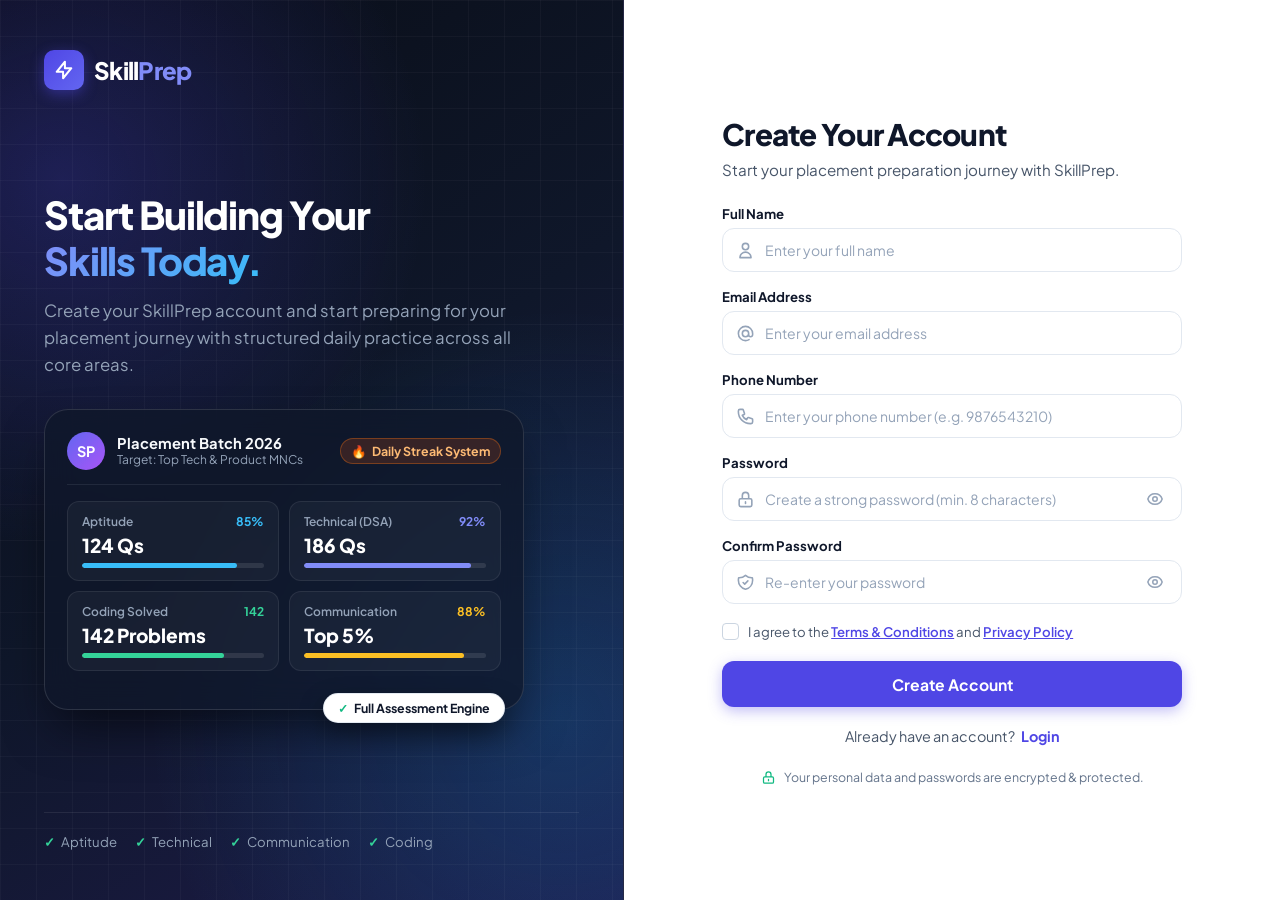
<file: register.html>
<!DOCTYPE html>
<html lang="en">
<head>
    <meta charset="UTF-8">
    <meta name="viewport" content="width=device-width, initial-scale=1.0">
    <title>Create Account — SkillPrep | Placement & Skill Preparation</title>
    <meta name="description" content="Create your SkillPrep account and start preparing for your placement journey with daily Aptitude, Technical, Communication, and Coding practice.">
    <link rel="preconnect" href="https://fonts.googleapis.com">
    <link rel="preconnect" href="https://fonts.gstatic.com" crossorigin>
    <link href="https://fonts.googleapis.com/css2?family=JetBrains+Mono:wght@400;500;600&family=Plus+Jakarta+Sans:wght@400;500;600;700;800&display=swap" rel="stylesheet">
    
    <style>
        /* ==========================================================================
           SKILLPREP AUTH DESIGN SYSTEM & TOKENS
           ========================================================================== */
        :root {
            --primary: #4f46e5;
            --primary-hover: #4338ca;
            --primary-light: #eef2ff;
            --primary-glow: rgba(79, 70, 229, 0.25);
            --secondary: #0ea5e9;
            --accent-green: #10b981;
            --accent-green-light: #ecfdf5;
            --accent-amber: #f59e0b;
            --accent-amber-light: #fffbeb;
            --accent-red: #ef4444;
            --accent-red-light: #fef2f2;
            
            --dark-bg: #090d16;
            --dark-surface: #0f172a;
            --dark-surface-2: #1e293b;
            --dark-border: #334155;
            
            --light-bg: #f8fafc;
            --light-surface: #ffffff;
            --light-surface-2: #f1f5f9;
            --light-border: #e2e8f0;
            
            --text-main: #0f172a;
            --text-secondary: #475569;
            --text-muted: #64748b;
            
            --radius-sm: 8px;
            --radius-md: 12px;
            --radius-lg: 18px;
            --radius-xl: 24px;
            --radius-full: 9999px;
            
            --shadow-subtle: 0 1px 3px rgba(0, 0, 0, 0.05), 0 1px 2px rgba(0, 0, 0, 0.04);
            --shadow-md: 0 4px 6px -1px rgba(0, 0, 0, 0.07), 0 2px 4px -2px rgba(0, 0, 0, 0.05);
            --shadow-lg: 0 12px 28px -4px rgba(15, 23, 42, 0.08), 0 4px 12px -2px rgba(15, 23, 42, 0.03);
            --shadow-xl: 0 20px 35px -8px rgba(79, 70, 229, 0.14);
            
            --font-sans: 'Plus Jakarta Sans', -apple-system, BlinkMacSystemFont, 'Segoe UI', Roboto, sans-serif;
            --font-mono: 'JetBrains Mono', monospace;
            --transition: all 0.2s cubic-bezier(0.16, 1, 0.3, 1);
        }

        *, *::before, *::after {
            margin: 0;
            padding: 0;
            box-sizing: border-box;
        }

        body {
            font-family: var(--font-sans);
            background-color: var(--light-surface);
            color: var(--text-main);
            min-height: 100vh;
            display: flex;
            flex-direction: column;
            -webkit-font-smoothing: antialiased;
            overflow-x: hidden;
        }

        a {
            color: inherit;
            text-decoration: none;
            transition: var(--transition);
        }

        button {
            font-family: inherit;
            cursor: pointer;
            border: none;
            background: none;
            transition: var(--transition);
        }

        /* ==========================================================================
           SPLIT SCREEN LAYOUT
           ========================================================================== */
        .auth-container {
            display: grid;
            grid-template-columns: 1fr 1.05fr;
            min-height: 100vh;
            width: 100%;
        }

        /* --------------------------------------------------------------------------
           LEFT SIDE: BRANDING & DASHBOARD VISUAL
           -------------------------------------------------------------------------- */
        .auth-visual-panel {
            background: radial-gradient(circle at 10% 20%, rgba(79, 70, 229, 0.28) 0%, transparent 40%),
                        radial-gradient(circle at 90% 80%, rgba(14, 165, 233, 0.2) 0%, transparent 45%),
                        linear-gradient(145deg, #090d16 0%, #0f172a 50%, #1e1b4b 100%);
            color: #ffffff;
            padding: 50px 44px;
            display: flex;
            flex-direction: column;
            justify-content: space-between;
            position: relative;
            overflow: hidden;
            border-right: 1px solid rgba(255, 255, 255, 0.08);
        }

        .auth-visual-panel::before {
            content: '';
            position: absolute;
            inset: 0;
            background-image: 
                linear-gradient(rgba(255, 255, 255, 0.03) 1px, transparent 1px),
                linear-gradient(90deg, rgba(255, 255, 255, 0.03) 1px, transparent 1px);
            background-size: 36px 36px;
            pointer-events: none;
        }

        .visual-header {
            position: relative;
            z-index: 2;
        }

        .brand-logo {
            display: inline-flex;
            align-items: center;
            gap: 10px;
            font-weight: 800;
            font-size: 1.5rem;
            color: #ffffff;
            letter-spacing: -0.03em;
        }

        .brand-icon {
            width: 40px;
            height: 40px;
            background: linear-gradient(135deg, var(--primary), #6366f1);
            color: white;
            display: flex;
            align-items: center;
            justify-content: center;
            border-radius: 10px;
            box-shadow: 0 4px 14px rgba(79, 70, 229, 0.45);
        }

        .brand-icon svg {
            width: 22px;
            height: 22px;
        }

        .brand-name span {
            color: #818cf8;
        }

        .visual-body {
            position: relative;
            z-index: 2;
            margin: 30px 0;
        }

        .visual-headline {
            font-size: 2.4rem;
            font-weight: 800;
            line-height: 1.2;
            letter-spacing: -0.03em;
            margin-bottom: 14px;
            color: #ffffff;
        }

        .visual-headline .gradient-text {
            background: linear-gradient(135deg, #818cf8 0%, #38bdf8 100%);
            -webkit-background-clip: text;
            background-clip: text;
            -webkit-text-fill-color: transparent;
        }

        .visual-subtext {
            font-size: 1.05rem;
            color: #94a3b8;
            line-height: 1.6;
            margin-bottom: 30px;
            max-width: 480px;
        }

        /* Glassmorphic dashboard card */
        .preview-dashboard {
            background: rgba(15, 23, 42, 0.75);
            backdrop-filter: blur(16px);
            -webkit-backdrop-filter: blur(16px);
            border-radius: var(--radius-xl);
            border: 1px solid rgba(255, 255, 255, 0.12);
            padding: 22px;
            box-shadow: 0 25px 50px -12px rgba(0, 0, 0, 0.6);
            position: relative;
            max-width: 480px;
        }

        .preview-header {
            display: flex;
            align-items: center;
            justify-content: space-between;
            padding-bottom: 14px;
            border-bottom: 1px solid rgba(255, 255, 255, 0.08);
            margin-bottom: 16px;
        }

        .student-profile-mini {
            display: flex;
            align-items: center;
            gap: 12px;
        }

        .student-avatar {
            width: 38px;
            height: 38px;
            border-radius: 50%;
            background: linear-gradient(135deg, #6366f1, #a855f7);
            color: white;
            font-weight: 700;
            display: flex;
            align-items: center;
            justify-content: center;
            font-size: 0.9rem;
        }

        .student-name-text {
            font-size: 0.92rem;
            font-weight: 700;
            color: #f8fafc;
        }

        .student-sub-text {
            font-size: 0.75rem;
            color: #94a3b8;
        }

        .streak-tag {
            display: inline-flex;
            align-items: center;
            gap: 6px;
            background: rgba(234, 88, 12, 0.18);
            color: #fdba74;
            border: 1px solid rgba(249, 115, 22, 0.35);
            padding: 4px 10px;
            border-radius: var(--radius-full);
            font-size: 0.775rem;
            font-weight: 700;
        }

        .preview-metrics-grid {
            display: grid;
            grid-template-columns: repeat(2, 1fr);
            gap: 10px;
            margin-bottom: 16px;
        }

        .preview-metric-card {
            background: rgba(255, 255, 255, 0.04);
            border: 1px solid rgba(255, 255, 255, 0.08);
            border-radius: var(--radius-md);
            padding: 12px 14px;
        }

        .preview-metric-title {
            display: flex;
            justify-content: space-between;
            font-size: 0.75rem;
            font-weight: 600;
            color: #94a3b8;
            margin-bottom: 4px;
        }

        .preview-metric-val {
            font-size: 1.2rem;
            font-weight: 800;
            color: #ffffff;
            margin-bottom: 6px;
        }

        .progress-bar-bg {
            width: 100%;
            height: 5px;
            background: rgba(255, 255, 255, 0.1);
            border-radius: var(--radius-full);
            overflow: hidden;
        }

        .progress-bar-fill {
            height: 100%;
            border-radius: var(--radius-full);
        }

        .fill-blue { background: #38bdf8; width: 85%; }
        .fill-indigo { background: #818cf8; width: 92%; }
        .fill-emerald { background: #34d399; width: 78%; }
        .fill-amber { background: #fbbf24; width: 88%; }

        .floating-pill {
            position: absolute;
            bottom: -14px;
            right: 18px;
            background: #ffffff;
            color: var(--text-main);
            border-radius: var(--radius-full);
            padding: 6px 14px;
            box-shadow: 0 10px 25px rgba(0, 0, 0, 0.35);
            display: flex;
            align-items: center;
            gap: 6px;
            font-size: 0.775rem;
            font-weight: 700;
            border: 1px solid rgba(226, 232, 240, 0.9);
            animation: float 4s ease-in-out infinite;
        }

        @keyframes float {
            0%, 100% { transform: translateY(0px); }
            50% { transform: translateY(-6px); }
        }

        .visual-footer {
            position: relative;
            z-index: 2;
            display: flex;
            align-items: center;
            gap: 18px;
            font-size: 0.825rem;
            color: #94a3b8;
            padding-top: 20px;
            border-top: 1px solid rgba(255, 255, 255, 0.08);
            flex-wrap: wrap;
        }

        .visual-footer-item {
            display: flex;
            align-items: center;
            gap: 6px;
        }

        .visual-footer-item span.check {
            color: #34d399;
            font-weight: 800;
        }

        /* --------------------------------------------------------------------------
           RIGHT SIDE: REGISTRATION FORM & EMAIL VERIFICATION
           -------------------------------------------------------------------------- */
        .auth-form-panel {
            background: #ffffff;
            display: flex;
            flex-direction: column;
            justify-content: center;
            align-items: center;
            padding: 40px 36px;
            position: relative;
            overflow-y: auto;
        }

        .auth-card {
            width: 100%;
            max-width: 460px;
        }

        .mobile-brand-header {
            display: none;
            margin-bottom: 24px;
            text-align: center;
        }

        .auth-header {
            margin-bottom: 24px;
        }

        .auth-header h1 {
            font-size: 1.85rem;
            font-weight: 800;
            color: var(--text-main);
            letter-spacing: -0.025em;
            margin-bottom: 6px;
        }

        .auth-header p {
            font-size: 0.95rem;
            color: var(--text-secondary);
            line-height: 1.5;
        }

        /* Global Alert Banner */
        .alert-banner {
            display: none;
            align-items: flex-start;
            gap: 12px;
            padding: 12px 16px;
            border-radius: var(--radius-md);
            font-size: 0.875rem;
            line-height: 1.45;
            margin-bottom: 20px;
            animation: fadeIn 0.25s ease;
        }

        .alert-banner.active {
            display: flex;
        }

        .alert-error {
            background: var(--accent-red-light);
            border: 1px solid #fecaca;
            color: #b91c1c;
        }

        .alert-success {
            background: var(--accent-green-light);
            border: 1px solid #a7f3d0;
            color: #065f46;
        }

        .alert-icon {
            flex-shrink: 0;
            margin-top: 1px;
        }

        @keyframes fadeIn {
            from { opacity: 0; transform: translateY(-4px); }
            to { opacity: 1; transform: translateY(0); }
        }

        /* Form Structure */
        .form-group {
            margin-bottom: 16px;
        }

        .form-label {
            display: block;
            font-size: 0.825rem;
            font-weight: 700;
            color: var(--text-main);
            margin-bottom: 6px;
        }

        .input-wrapper {
            position: relative;
            display: flex;
            align-items: center;
        }

        .input-icon {
            position: absolute;
            left: 14px;
            color: #94a3b8;
            pointer-events: none;
            display: flex;
            align-items: center;
            justify-content: center;
            transition: var(--transition);
        }

        .form-input {
            width: 100%;
            height: 44px;
            padding: 0 14px 0 42px;
            font-size: 0.92rem;
            font-family: inherit;
            color: var(--text-main);
            background: #ffffff;
            border: 1.5px solid var(--light-border);
            border-radius: var(--radius-md);
            outline: none;
            transition: var(--transition);
        }

        .form-input::placeholder {
            color: #94a3b8;
            font-weight: 400;
            font-size: 0.875rem;
        }

        .form-input:focus {
            border-color: var(--primary);
            box-shadow: 0 0 0 3.5px var(--primary-glow);
        }

        .form-input:focus + .input-icon,
        .input-wrapper:focus-within .input-icon {
            color: var(--primary);
        }

        .form-input.input-invalid {
            border-color: var(--accent-red);
            background: #fffdfd;
        }

        .form-input.input-invalid:focus {
            box-shadow: 0 0 0 3.5px rgba(239, 68, 68, 0.18);
        }

        .field-error-msg {
            display: none;
            font-size: 0.775rem;
            font-weight: 600;
            color: var(--accent-red);
            margin-top: 5px;
            padding-left: 2px;
        }

        .field-error-msg.visible {
            display: block;
            animation: fadeIn 0.2s ease;
        }

        /* Password Toggle Eye Button */
        .btn-toggle-password {
            position: absolute;
            right: 12px;
            color: #94a3b8;
            padding: 6px;
            border-radius: var(--radius-sm);
            display: flex;
            align-items: center;
            justify-content: center;
        }

        .btn-toggle-password:hover {
            color: var(--text-main);
            background: var(--light-surface-2);
        }

        /* Password Strength Meter */
        .password-strength-container {
            margin-top: 6px;
            display: none;
        }

        .password-strength-container.active {
            display: block;
        }

        .strength-bars {
            display: grid;
            grid-template-columns: repeat(4, 1fr);
            gap: 4px;
            height: 4px;
            margin-bottom: 4px;
        }

        .strength-bar {
            height: 100%;
            border-radius: 2px;
            background: #e2e8f0;
            transition: background-color 0.3s ease;
        }

        .strength-label-row {
            display: flex;
            justify-content: space-between;
            font-size: 0.725rem;
            color: var(--text-muted);
        }

        .strength-text {
            font-weight: 700;
        }

        /* Strength Levels */
        .strength-weak .bar-1 { background: #ef4444; }
        .strength-weak .strength-text { color: #ef4444; }

        .strength-fair .bar-1, .strength-fair .bar-2 { background: #f59e0b; }
        .strength-fair .strength-text { color: #f59e0b; }

        .strength-good .bar-1, .strength-good .bar-2, .strength-good .bar-3 { background: #3b82f6; }
        .strength-good .strength-text { color: #3b82f6; }

        .strength-strong .bar-1, .strength-strong .bar-2, .strength-strong .bar-3, .strength-strong .bar-4 { background: #10b981; }
        .strength-strong .strength-text { color: #10b981; }

        /* Terms & Conditions */
        .terms-row {
            margin: 18px 0 20px;
        }

        .checkbox-label {
            display: flex;
            align-items: flex-start;
            gap: 9px;
            color: var(--text-secondary);
            font-size: 0.825rem;
            line-height: 1.45;
            cursor: pointer;
            user-select: none;
        }

        .checkbox-custom {
            width: 17px;
            height: 17px;
            border: 1.5px solid #cbd5e1;
            border-radius: 4px;
            display: inline-flex;
            align-items: center;
            justify-content: center;
            background: white;
            transition: var(--transition);
            flex-shrink: 0;
            margin-top: 1px;
        }

        .checkbox-input {
            position: absolute;
            opacity: 0;
            cursor: pointer;
        }

        .checkbox-input:checked + .checkbox-custom {
            background: var(--primary);
            border-color: var(--primary);
        }

        .checkbox-input:focus + .checkbox-custom {
            box-shadow: 0 0 0 3px var(--primary-glow);
        }

        .checkbox-custom svg {
            display: none;
            width: 11px;
            height: 11px;
            stroke: white;
            stroke-width: 3;
        }

        .checkbox-input:checked + .checkbox-custom svg {
            display: block;
        }

        .terms-link {
            color: var(--primary);
            font-weight: 600;
            text-decoration: underline;
        }

        /* Main Submit Button */
        .btn-submit {
            width: 100%;
            height: 46px;
            background: var(--primary);
            color: #ffffff;
            font-size: 0.98rem;
            font-weight: 700;
            border-radius: var(--radius-md);
            display: flex;
            align-items: center;
            justify-content: center;
            gap: 10px;
            box-shadow: 0 4px 14px rgba(79, 70, 229, 0.35);
            transition: var(--transition);
        }

        .btn-submit:hover:not(:disabled) {
            background: var(--primary-hover);
            transform: translateY(-1px);
            box-shadow: 0 6px 20px rgba(79, 70, 229, 0.45);
        }

        .btn-submit:active:not(:disabled) {
            transform: translateY(0);
        }

        .btn-submit:disabled {
            opacity: 0.65;
            cursor: not-allowed;
            transform: none;
        }

        .spinner {
            display: none;
            width: 18px;
            height: 18px;
            border: 2.5px solid rgba(255, 255, 255, 0.3);
            border-radius: 50%;
            border-top-color: #ffffff;
            animation: spin 0.8s linear infinite;
        }

        @keyframes spin {
            to { transform: rotate(360deg); }
        }

        .btn-submit.loading .spinner {
            display: inline-block;
        }

        /* Login Redirect prompt */
        .login-prompt {
            text-align: center;
            margin-top: 20px;
            font-size: 0.9rem;
            color: var(--text-secondary);
        }

        .login-link {
            color: var(--primary);
            font-weight: 700;
            margin-left: 4px;
        }

        .login-link:hover {
            color: var(--primary-hover);
            text-decoration: underline;
        }

        /* Security Note */
        .security-note {
            display: flex;
            align-items: center;
            justify-content: center;
            gap: 8px;
            margin-top: 24px;
            font-size: 0.775rem;
            color: var(--text-muted);
            text-align: center;
        }

        .security-note svg {
            color: var(--accent-green);
        }

        /* --------------------------------------------------------------------------
           EMAIL VERIFICATION SCREEN (Hidden Initially)
           -------------------------------------------------------------------------- */
        .verification-screen {
            display: none;
            text-align: center;
            animation: fadeIn 0.35s ease;
        }

        .verification-screen.active {
            display: block;
        }

        .verify-icon-box {
            width: 80px;
            height: 80px;
            background: linear-gradient(135deg, #eef2ff, #e0e7ff);
            border-radius: 50%;
            color: var(--primary);
            display: flex;
            align-items: center;
            justify-content: center;
            margin: 0 auto 24px;
            box-shadow: 0 10px 25px rgba(79, 70, 229, 0.15);
            position: relative;
        }

        .verify-icon-box svg {
            width: 40px;
            height: 40px;
        }

        .verify-badge-check {
            position: absolute;
            bottom: 0;
            right: 0;
            width: 26px;
            height: 26px;
            background: var(--accent-green);
            color: white;
            border-radius: 50%;
            display: flex;
            align-items: center;
            justify-content: center;
            font-size: 14px;
            font-weight: 800;
            border: 2px solid white;
        }

        .verify-title {
            font-size: 1.85rem;
            font-weight: 800;
            color: var(--text-main);
            margin-bottom: 12px;
        }

        .verify-message {
            font-size: 0.98rem;
            color: var(--text-secondary);
            line-height: 1.6;
            margin-bottom: 24px;
        }

        .verify-email-highlight {
            font-weight: 700;
            color: var(--primary);
            background: var(--primary-light);
            padding: 2px 8px;
            border-radius: 4px;
            word-break: break-all;
        }

        .verify-box {
            background: var(--light-bg);
            border-radius: var(--radius-lg);
            padding: 24px;
            border: 1px solid var(--light-border);
            margin-bottom: 28px;
        }

        .verify-resend-text {
            font-size: 0.875rem;
            color: var(--text-muted);
            margin-bottom: 12px;
        }

        .btn-resend {
            display: inline-flex;
            align-items: center;
            gap: 8px;
            background: white;
            color: var(--primary);
            border: 1.5px solid var(--primary);
            padding: 10px 22px;
            border-radius: var(--radius-md);
            font-weight: 700;
            font-size: 0.9rem;
            box-shadow: var(--shadow-subtle);
        }

        .btn-resend:hover:not(:disabled) {
            background: var(--primary-light);
            transform: translateY(-1px);
        }

        .btn-resend:disabled {
            opacity: 0.6;
            cursor: not-allowed;
            border-color: #cbd5e1;
            color: var(--text-muted);
        }

        .btn-back-login {
            display: inline-flex;
            align-items: center;
            justify-content: center;
            gap: 8px;
            width: 100%;
            height: 46px;
            background: var(--primary);
            color: white;
            border-radius: var(--radius-md);
            font-weight: 700;
            font-size: 0.98rem;
            box-shadow: 0 4px 14px rgba(79, 70, 229, 0.35);
        }

        .btn-back-login:hover {
            background: var(--primary-hover);
            transform: translateY(-1px);
        }

        /* ==========================================================================
           RESPONSIVE BREAKPOINTS
           ========================================================================== */
        @media (max-width: 992px) {
            .auth-container {
                grid-template-columns: 1fr;
            }

            .auth-visual-panel {
                display: none;
            }

            .auth-form-panel {
                padding: 36px 20px;
            }

            .mobile-brand-header {
                display: block;
            }
        }

        @media (max-width: 480px) {
            .auth-form-panel {
                padding: 28px 16px;
            }

            .auth-header h1 {
                font-size: 1.65rem;
            }
        }
    </style>
</head>
<body>

    <div class="auth-container">
        <!-- ==================================================================
             1. LEFT SIDE: BRANDING & DASHBOARD VISUAL
             ================================================================== -->
        <aside class="auth-visual-panel">
            <div class="visual-header">
                <a href="index.html" class="brand-logo" title="Back to SkillPrep Home">
                    <div class="brand-icon">
                        <svg fill="none" viewBox="0 0 24 24" stroke="currentColor" stroke-width="2.2">
                            <path stroke-linecap="round" stroke-linejoin="round" d="M13 10V3L4 14h7v7l9-11h-7z"/>
                        </svg>
                    </div>
                    <span class="brand-name">Skill<span>Prep</span></span>
                </a>
            </div>

            <div class="visual-body">
                <h2 class="visual-headline">
                    Start Building Your<br>
                    <span class="gradient-text">Skills Today.</span>
                </h2>
                <p class="visual-subtext">
                    Create your SkillPrep account and start preparing for your placement journey with structured daily practice across all core areas.
                </p>

                <!-- Modern Dashboard Visual Preview -->
                <div class="preview-dashboard">
                    <div class="preview-header">
                        <div class="student-profile-mini">
                            <div class="student-avatar">SP</div>
                            <div>
                                <div class="student-name-text">Placement Batch 2026</div>
                                <div class="student-sub-text">Target: Top Tech & Product MNCs</div>
                            </div>
                        </div>
                        <div class="streak-tag">
                            <span>🔥</span> Daily Streak System
                        </div>
                    </div>

                    <div class="preview-metrics-grid">
                        <div class="preview-metric-card">
                            <div class="preview-metric-title">
                                <span>Aptitude</span>
                                <span style="color:#38bdf8; font-weight:700;">85%</span>
                            </div>
                            <div class="preview-metric-val">124 Qs</div>
                            <div class="progress-bar-bg"><div class="progress-bar-fill fill-blue"></div></div>
                        </div>

                        <div class="preview-metric-card">
                            <div class="preview-metric-title">
                                <span>Technical (DSA)</span>
                                <span style="color:#818cf8; font-weight:700;">92%</span>
                            </div>
                            <div class="preview-metric-val">186 Qs</div>
                            <div class="progress-bar-bg"><div class="progress-bar-fill fill-indigo"></div></div>
                        </div>

                        <div class="preview-metric-card">
                            <div class="preview-metric-title">
                                <span>Coding Solved</span>
                                <span style="color:#34d399; font-weight:700;">142</span>
                            </div>
                            <div class="preview-metric-val">142 Problems</div>
                            <div class="progress-bar-bg"><div class="progress-bar-fill fill-emerald"></div></div>
                        </div>

                        <div class="preview-metric-card">
                            <div class="preview-metric-title">
                                <span>Communication</span>
                                <span style="color:#fbbf24; font-weight:700;">88%</span>
                            </div>
                            <div class="preview-metric-val">Top 5%</div>
                            <div class="progress-bar-bg"><div class="progress-bar-fill fill-amber"></div></div>
                        </div>
                    </div>

                    <div class="floating-pill">
                        <span style="color:#10b981; font-weight:bold;">✓</span>
                        <span>Full Assessment Engine</span>
                    </div>
                </div>
            </div>

            <div class="visual-footer">
                <div class="visual-footer-item">
                    <span class="check">✓</span> Aptitude
                </div>
                <div class="visual-footer-item">
                    <span class="check">✓</span> Technical
                </div>
                <div class="visual-footer-item">
                    <span class="check">✓</span> Communication
                </div>
                <div class="visual-footer-item">
                    <span class="check">✓</span> Coding
                </div>
            </div>
        </aside>

        <!-- ==================================================================
             2. RIGHT SIDE: REGISTRATION FORM & EMAIL VERIFICATION
             ================================================================== -->
        <main class="auth-form-panel">
            <div class="auth-card">
                <!-- Mobile Brand Header -->
                <div class="mobile-brand-header">
                    <a href="index.html" class="brand-logo" style="color:var(--text-main); justify-content:center;">
                        <div class="brand-icon">
                            <svg fill="none" viewBox="0 0 24 24" stroke="currentColor" stroke-width="2.2">
                                <path stroke-linecap="round" stroke-linejoin="round" d="M13 10V3L4 14h7v7l9-11h-7z"/>
                            </svg>
                        </div>
                        <span class="brand-name">Skill<span style="color:var(--primary);">Prep</span></span>
                    </a>
                </div>

                <!-- ----------------------------------------------------------
                     SCREEN A: REGISTRATION FORM
                     ---------------------------------------------------------- -->
                <div id="registration-section">
                    <div class="auth-header">
                        <h1>Create Your Account</h1>
                        <p>Start your placement preparation journey with SkillPrep.</p>
                    </div>

                    <!-- Global Alert Banner -->
                    <div id="general-alert" class="alert-banner" role="alert">
                        <span class="alert-icon" id="alert-icon">⚠️</span>
                        <span id="alert-message">Alert message</span>
                    </div>

                    <form id="register-form" novalidate>
                        <!-- 1. Full Name -->
                        <div class="form-group">
                            <label for="fullName" class="form-label">Full Name</label>
                            <div class="input-wrapper">
                                <span class="input-icon">
                                    <svg width="19" height="19" fill="none" viewBox="0 0 24 24" stroke="currentColor" stroke-width="2">
                                        <path stroke-linecap="round" stroke-linejoin="round" d="M16 7a4 4 0 11-8 0 4 4 0 018 0zM12 14a7 7 0 00-7 7h14a7 7 0 00-7-7z"/>
                                    </svg>
                                </span>
                                <input 
                                    type="text" 
                                    id="fullName" 
                                    name="fullName" 
                                    class="form-input" 
                                    placeholder="Enter your full name"
                                    autocomplete="name"
                                    required
                                />
                            </div>
                            <div id="fullName-error" class="field-error-msg"></div>
                        </div>

                        <!-- 2. Email Address -->
                        <div class="form-group">
                            <label for="email" class="form-label">Email Address</label>
                            <div class="input-wrapper">
                                <span class="input-icon">
                                    <svg width="19" height="19" fill="none" viewBox="0 0 24 24" stroke="currentColor" stroke-width="2">
                                        <path stroke-linecap="round" stroke-linejoin="round" d="M16 12a4 4 0 10-8 0 4 4 0 008 0zm0 0v1.5a2.5 2.5 0 005 0V12a9 9 0 10-9 9m4.5-1.206a8.959 8.959 0 01-4.5 1.207"/>
                                    </svg>
                                </span>
                                <input 
                                    type="email" 
                                    id="email" 
                                    name="email" 
                                    class="form-input" 
                                    placeholder="Enter your email address"
                                    autocomplete="email"
                                    required
                                />
                            </div>
                            <div id="email-error" class="field-error-msg"></div>
                        </div>

                        <!-- 3. Phone Number -->
                        <div class="form-group">
                            <label for="phone" class="form-label">Phone Number</label>
                            <div class="input-wrapper">
                                <span class="input-icon">
                                    <svg width="19" height="19" fill="none" viewBox="0 0 24 24" stroke="currentColor" stroke-width="2">
                                        <path stroke-linecap="round" stroke-linejoin="round" d="M3 5a2 2 0 012-2h3.28a1 1 0 01.948.684l1.498 4.493a1 1 0 01-.502 1.21l-2.257 1.13a11.042 11.042 0 005.516 5.516l1.13-2.257a1 1 0 011.21-.502l4.493 1.498a1 1 0 01.684.949V19a2 2 0 01-2 2h-1C9.716 21 3 14.284 3 6V5z"/>
                                    </svg>
                                </span>
                                <input 
                                    type="tel" 
                                    id="phone" 
                                    name="phone" 
                                    class="form-input" 
                                    placeholder="Enter your phone number (e.g. 9876543210)"
                                    autocomplete="tel"
                                    required
                                />
                            </div>
                            <div id="phone-error" class="field-error-msg"></div>
                        </div>

                        <!-- 4. Password with Strength Indicator -->
                        <div class="form-group">
                            <label for="password" class="form-label">Password</label>
                            <div class="input-wrapper">
                                <span class="input-icon">
                                    <svg width="19" height="19" fill="none" viewBox="0 0 24 24" stroke="currentColor" stroke-width="2">
                                        <path stroke-linecap="round" stroke-linejoin="round" d="M12 15v2m-6 4h12a2 2 0 002-2v-6a2 2 0 00-2-2H6a2 2 0 00-2 2v6a2 2 0 002 2zm10-10V7a4 4 0 00-8 0v4h8z"/>
                                    </svg>
                                </span>
                                <input 
                                    type="password" 
                                    id="password" 
                                    name="password" 
                                    class="form-input" 
                                    placeholder="Create a strong password (min. 8 characters)"
                                    autocomplete="new-password"
                                    required
                                />
                                <button type="button" class="btn-toggle-password" id="toggle-pwd-btn" aria-label="Toggle password visibility">
                                    <svg id="eye-pwd-show" width="18" height="18" fill="none" viewBox="0 0 24 24" stroke="currentColor" stroke-width="2">
                                        <path stroke-linecap="round" stroke-linejoin="round" d="M15 12a3 3 0 11-6 0 3 3 0 016 0z"/>
                                        <path stroke-linecap="round" stroke-linejoin="round" d="M2.458 12C3.732 7.943 7.523 5 12 5c4.478 0 8.268 2.943 9.542 7-1.274 4.057-5.064 7-9.542 7-4.477 0-8.268-2.943-9.542-7z"/>
                                    </svg>
                                    <svg id="eye-pwd-hide" style="display:none;" width="18" height="18" fill="none" viewBox="0 0 24 24" stroke="currentColor" stroke-width="2">
                                        <path stroke-linecap="round" stroke-linejoin="round" d="M13.875 18.825A10.05 10.05 0 0112 19c-4.478 0-8.268-2.943-9.543-7a9.97 9.97 0 011.563-3.029m5.858.908a3 3 0 114.243 4.243M9.878 9.878l4.242 4.242M9.88 9.88l-3.29-3.29m7.532 7.532l3.29 3.29M3 3l18 18"/>
                                    </svg>
                                </button>
                            </div>
                            
                            <!-- Strength Meter Bar -->
                            <div class="password-strength-container" id="strength-container">
                                <div class="strength-bars">
                                    <div class="strength-bar bar-1"></div>
                                    <div class="strength-bar bar-2"></div>
                                    <div class="strength-bar bar-3"></div>
                                    <div class="strength-bar bar-4"></div>
                                </div>
                                <div class="strength-label-row">
                                    <span>Password Strength: <strong class="strength-text" id="strength-text">Weak</strong></span>
                                    <span>Min 8 characters</span>
                                </div>
                            </div>
                            <div id="password-error" class="field-error-msg"></div>
                        </div>

                        <!-- 5. Confirm Password -->
                        <div class="form-group">
                            <label for="confirmPassword" class="form-label">Confirm Password</label>
                            <div class="input-wrapper">
                                <span class="input-icon">
                                    <svg width="19" height="19" fill="none" viewBox="0 0 24 24" stroke="currentColor" stroke-width="2">
                                        <path stroke-linecap="round" stroke-linejoin="round" d="M9 12l2 2 4-4m5.618-4.016A11.955 11.955 0 0112 2.944a11.955 11.955 0 01-8.618 3.04A12.02 12.02 0 003 9c0 5.591 3.824 10.29 9 11.622 5.176-1.332 9-6.03 9-11.622 0-1.042-.133-2.052-.382-3.016z"/>
                                    </svg>
                                </span>
                                <input 
                                    type="password" 
                                    id="confirmPassword" 
                                    name="confirmPassword" 
                                    class="form-input" 
                                    placeholder="Re-enter your password"
                                    autocomplete="new-password"
                                    required
                                />
                                <button type="button" class="btn-toggle-password" id="toggle-conf-btn" aria-label="Toggle confirm password visibility">
                                    <svg id="eye-conf-show" width="18" height="18" fill="none" viewBox="0 0 24 24" stroke="currentColor" stroke-width="2">
                                        <path stroke-linecap="round" stroke-linejoin="round" d="M15 12a3 3 0 11-6 0 3 3 0 016 0z"/>
                                        <path stroke-linecap="round" stroke-linejoin="round" d="M2.458 12C3.732 7.943 7.523 5 12 5c4.478 0 8.268 2.943 9.542 7-1.274 4.057-5.064 7-9.542 7-4.477 0-8.268-2.943-9.542-7z"/>
                                    </svg>
                                    <svg id="eye-conf-hide" style="display:none;" width="18" height="18" fill="none" viewBox="0 0 24 24" stroke="currentColor" stroke-width="2">
                                        <path stroke-linecap="round" stroke-linejoin="round" d="M13.875 18.825A10.05 10.05 0 0112 19c-4.478 0-8.268-2.943-9.543-7a9.97 9.97 0 011.563-3.029m5.858.908a3 3 0 114.243 4.243M9.878 9.878l4.242 4.242M9.88 9.88l-3.29-3.29m7.532 7.532l3.29 3.29M3 3l18 18"/>
                                    </svg>
                                </button>
                            </div>
                            <div id="confirmPassword-error" class="field-error-msg"></div>
                        </div>

                        <!-- 6. Terms & Conditions Checkbox -->
                        <div class="terms-row">
                            <label class="checkbox-label" for="terms">
                                <input type="checkbox" id="terms" name="terms" class="checkbox-input" required/>
                                <span class="checkbox-custom">
                                    <svg viewBox="0 0 24 24" fill="none">
                                        <polyline points="20 6 9 17 4 12"></polyline>
                                    </svg>
                                </span>
                                <span>I agree to the <a href="javascript:void(0)" class="terms-link">Terms & Conditions</a> and <a href="javascript:void(0)" class="terms-link">Privacy Policy</a></span>
                            </label>
                            <div id="terms-error" class="field-error-msg"></div>
                        </div>

                        <!-- Submit Button -->
                        <button type="submit" class="btn-submit" id="submit-btn">
                            <span class="spinner" id="btn-spinner"></span>
                            <span id="btn-text">Create Account</span>
                        </button>
                    </form>

                    <!-- Login Link -->
                    <div class="login-prompt">
                        Already have an account? 
                        <a href="login.html" class="login-link">Login</a>
                    </div>

                    <!-- Security Note -->
                    <div class="security-note">
                        <svg width="15" height="15" fill="none" viewBox="0 0 24 24" stroke="currentColor" stroke-width="2">
                            <path stroke-linecap="round" stroke-linejoin="round" d="M12 15v2m-6 4h12a2 2 0 002-2v-6a2 2 0 00-2-2H6a2 2 0 00-2 2v6a2 2 0 002 2zm10-10V7a4 4 0 00-8 0v4h8z"/>
                        </svg>
                        <span>Your personal data and passwords are encrypted & protected.</span>
                    </div>
                </div>

                <!-- ----------------------------------------------------------
                     SCREEN B: EMAIL VERIFICATION SCREEN
                     ---------------------------------------------------------- -->
                <div id="verification-section" class="verification-screen">
                    <div class="verify-icon-box">
                        <svg fill="none" viewBox="0 0 24 24" stroke="currentColor" stroke-width="1.8">
                            <path stroke-linecap="round" stroke-linejoin="round" d="M3 8l7.89 5.26a2 2 0 002.22 0L21 8M5 19h14a2 2 0 002-2V7a2 2 0 00-2-2H5a2 2 0 00-2 2v10a2 2 0 002 2z"/>
                        </svg>
                        <div class="verify-badge-check">✓</div>
                    </div>

                    <h2 class="verify-title">Verify Your Email</h2>
                    <p class="verify-message">
                        We've sent a verification link to your email address: <br>
                        <span class="verify-email-highlight" id="verified-email-target">student@example.com</span>.<br>
                        Please verify your email to activate your account and start practicing.
                    </p>

                    <div class="verify-box">
                        <p class="verify-resend-text">Didn't receive the email? Check your spam folder or click below to resend.</p>
                        <button type="button" class="btn-resend" id="resend-btn">
                            <svg width="16" height="16" fill="none" viewBox="0 0 24 24" stroke="currentColor" stroke-width="2">
                                <path stroke-linecap="round" stroke-linejoin="round" d="M4 4v5h.582m15.356 2A8.001 8.001 0 004.582 9m0 0H9m11 11v-5h-.581m0 0a8.003 8.003 0 01-15.357-2m15.357 2H15"/>
                            </svg>
                            <span id="resend-text">Resend Verification Email</span>
                        </button>
                    </div>

                    <a href="login.html" class="btn-back-login">
                        <span>Back to Login</span>
                        <svg width="18" height="18" viewBox="0 0 24 24" fill="none" stroke="currentColor" stroke-width="2.5">
                            <path stroke-linecap="round" stroke-linejoin="round" d="M14 5l7 7m0 0l-7 7m7-7H3"/>
                        </svg>
                    </a>
                </div>
            </div>
        </main>
    </div>

    <!-- ==========================================================================
         REGISTRATION LOGIC & API INTEGRATION
         ========================================================================== -->
    <script>
        /**
         * SkillPrep Registration Service
         * Endpoint: POST /api/auth/register
         */
        const RegisterService = {
            apiUrl: '/api/auth/register',

            async register(payload) {
                const email = payload.email.trim().toLowerCase();

                // Explicit conflict check simulation for testing
                if (email === 'existing@skillprep.com' || email === 'exists@skillprep.edu') {
                    return { success: false, error: 'An account with this email already exists.' };
                }

                try {
                    const controller = new AbortController();
                    const timeoutId = setTimeout(() => controller.abort(), 1200);

                    const response = await fetch(this.apiUrl, {
                        method: 'POST',
                        headers: {
                            'Content-Type': 'application/json',
                            'Accept': 'application/json'
                        },
                        body: JSON.stringify(payload),
                        signal: controller.signal
                    });

                    clearTimeout(timeoutId);

                    if (response.ok) {
                        const data = await response.json();
                        return { success: true, data };
                    } else if (response.status === 409) {
                        return { success: false, error: 'An account with this email already exists.' };
                    } else if (response.status === 404) {
                        return this.simulateRegistration(payload);
                    }
                } catch (networkOrAbortErr) {
                    return this.simulateRegistration(payload);
                }

                return this.simulateRegistration(payload);
            },

            simulateRegistration(payload) {
                return new Promise((resolve) => {
                    setTimeout(() => {
                        const email = payload.email.trim().toLowerCase();
                        
                        // Example existing email test
                        if (email === 'existing@skillprep.com' || email === 'exists@skillprep.edu') {
                            resolve({ success: false, error: 'An account with this email already exists.' });
                            return;
                        }

                        resolve({
                            success: true,
                            data: {
                                message: 'Account created successfully. Verification email dispatched.',
                                email: email
                            }
                        });
                    }, 400);
                });
            }
        };

        // ==========================================================================
        // UI & FORM CONTROLLER
        // ==========================================================================
        document.addEventListener('DOMContentLoaded', () => {
            const form = document.getElementById('register-form');
            const fullNameInput = document.getElementById('fullName');
            const emailInput = document.getElementById('email');
            const phoneInput = document.getElementById('phone');
            const passwordInput = document.getElementById('password');
            const confirmPasswordInput = document.getElementById('confirmPassword');
            const termsInput = document.getElementById('terms');
            
            const submitBtn = document.getElementById('submit-btn');
            const btnText = document.getElementById('btn-text');
            const generalAlert = document.getElementById('general-alert');
            const alertMessage = document.getElementById('alert-message');
            const alertIcon = document.getElementById('alert-icon');
            
            // Error elements
            const fullNameError = document.getElementById('fullName-error');
            const emailError = document.getElementById('email-error');
            const phoneError = document.getElementById('phone-error');
            const passwordError = document.getElementById('password-error');
            const confirmPasswordError = document.getElementById('confirmPassword-error');
            const termsError = document.getElementById('terms-error');

            // Password strength elements
            const strengthContainer = document.getElementById('strength-container');
            const strengthText = document.getElementById('strength-text');

            // View screens
            const registrationSection = document.getElementById('registration-section');
            const verificationSection = document.getElementById('verification-section');
            const verifiedEmailTarget = document.getElementById('verified-email-target');
            const resendBtn = document.getElementById('resend-btn');
            const resendText = document.getElementById('resend-text');

            // Toggle Password Buttons
            setupPasswordToggle('toggle-pwd-btn', 'password', 'eye-pwd-show', 'eye-pwd-hide');
            setupPasswordToggle('toggle-conf-btn', 'confirmPassword', 'eye-conf-show', 'eye-conf-hide');

            function setupPasswordToggle(btnId, inputId, showIconId, hideIconId) {
                const btn = document.getElementById(btnId);
                const input = document.getElementById(inputId);
                const showIcon = document.getElementById(showIconId);
                const hideIcon = document.getElementById(hideIconId);

                btn.addEventListener('click', () => {
                    const isPwd = input.type === 'password';
                    input.type = isPwd ? 'text' : 'password';
                    showIcon.style.display = isPwd ? 'none' : 'block';
                    hideIcon.style.display = isPwd ? 'block' : 'none';
                    input.focus();
                });
            }

            // Real-time Password Strength Evaluation
            passwordInput.addEventListener('input', () => {
                const val = passwordInput.value;
                if (val.length > 0) {
                    strengthContainer.classList.add('active');
                    evaluatePasswordStrength(val);
                } else {
                    strengthContainer.classList.remove('active');
                }
                clearFieldError(passwordInput, passwordError);
                hideAlert();
            });

            function evaluatePasswordStrength(password) {
                let score = 0;
                if (password.length >= 8) score++;
                if (/[A-Z]/.test(password)) score++;
                if (/[0-9]/.test(password)) score++;
                if (/[^A-Za-z0-9]/.test(password)) score++;

                strengthContainer.className = 'password-strength-container active';

                if (score <= 1) {
                    strengthContainer.classList.add('strength-weak');
                    strengthText.textContent = 'Weak';
                } else if (score === 2) {
                    strengthContainer.classList.add('strength-fair');
                    strengthText.textContent = 'Fair';
                } else if (score === 3) {
                    strengthContainer.classList.add('strength-good');
                    strengthText.textContent = 'Good';
                } else {
                    strengthContainer.classList.add('strength-strong');
                    strengthText.textContent = 'Strong';
                }
            }

            // Clear errors on input
            [fullNameInput, emailInput, phoneInput, confirmPasswordInput].forEach(input => {
                input.addEventListener('input', () => {
                    clearFieldError(input, document.getElementById(`${input.id}-error`));
                    hideAlert();
                });
            });

            termsInput.addEventListener('change', () => {
                clearFieldError(termsInput, termsError);
                hideAlert();
            });

            // Form Submit Handler
            form.addEventListener('submit', async (e) => {
                e.preventDefault();
                hideAlert();

                const fullName = fullNameInput.value.trim();
                const email = emailInput.value.trim();
                const phone = phoneInput.value.trim();
                const password = passwordInput.value;
                const confirmPassword = confirmPasswordInput.value;
                const termsAccepted = termsInput.checked;

                let hasError = false;

                // 1. Validate Full Name
                if (!fullName) {
                    setFieldError(fullNameInput, fullNameError, 'Please enter your full name.');
                    hasError = true;
                }

                // 2. Validate Email
                if (!email) {
                    setFieldError(emailInput, emailError, 'Please enter your email address.');
                    hasError = true;
                } else if (!isValidEmail(email)) {
                    setFieldError(emailInput, emailError, 'Please enter a valid email address.');
                    hasError = true;
                }

                // 3. Validate Phone Number (Indian mobile 10 digits check)
                if (!phone) {
                    setFieldError(phoneInput, phoneError, 'Please enter a valid phone number.');
                    hasError = true;
                } else if (!isValidPhone(phone)) {
                    setFieldError(phoneInput, phoneError, 'Please enter a valid phone number.');
                    hasError = true;
                }

                // 4. Validate Password
                if (!password) {
                    setFieldError(passwordInput, passwordError, 'Password must be at least 8 characters.');
                    hasError = true;
                } else if (password.length < 8) {
                    setFieldError(passwordInput, passwordError, 'Password must be at least 8 characters.');
                    hasError = true;
                }

                // 5. Validate Confirm Password
                if (!confirmPassword || confirmPassword !== password) {
                    setFieldError(confirmPasswordInput, confirmPasswordError, 'Passwords do not match.');
                    hasError = true;
                }

                // 6. Validate Terms
                if (!termsAccepted) {
                    termsError.textContent = 'Please accept the Terms & Conditions to continue.';
                    termsError.classList.add('visible');
                    hasError = true;
                }

                if (hasError) return;

                // Set Loading State
                setLoadingState(true);

                try {
                    const result = await RegisterService.register({
                        full_name: fullName,
                        email: email,
                        phone: phone,
                        password: password
                    });

                    if (result.success) {
                        setLoadingState(false);
                        // Transition to Email Verification Screen
                        showVerificationScreen(email);
                    } else {
                        setLoadingState(false);
                        if (result.error.includes('already exists')) {
                            setFieldError(emailInput, emailError, 'An account with this email already exists.');
                        } else {
                            showAlert(result.error, 'error');
                        }
                    }
                } catch (err) {
                    setLoadingState(false);
                    showAlert('Unable to process registration. Please try again.', 'error');
                }
            });

            // Resend verification email button handler
            let resendCooldown = 0;
            resendBtn.addEventListener('click', () => {
                if (resendCooldown > 0) return;

                resendBtn.disabled = true;
                resendText.textContent = 'Sending email...';

                setTimeout(() => {
                    resendText.textContent = 'Email Resent! (Wait 30s)';
                    resendCooldown = 30;

                    const interval = setInterval(() => {
                        resendCooldown--;
                        if (resendCooldown > 0) {
                            resendText.textContent = `Resend in ${resendCooldown}s`;
                        } else {
                            clearInterval(interval);
                            resendBtn.disabled = false;
                            resendText.textContent = 'Resend Verification Email';
                        }
                    }, 1000);
                }, 600);
            });

            // Helper Functions
            function isValidEmail(email) {
                const regex = /^[^\s@]+@[^\s@]+\.[^\s@]+$/;
                return regex.test(email);
            }

            function isValidPhone(phone) {
                // Allows 10-digit Indian numbers, optional +91 prefix, spaces/dashes
                const cleanPhone = phone.replace(/[\s\-\(\)\+]/g, '');
                return cleanPhone.length === 10 || (cleanPhone.length === 12 && cleanPhone.startsWith('91'));
            }

            function setFieldError(inputEl, errorEl, message) {
                inputEl.classList.add('input-invalid');
                errorEl.textContent = message;
                errorEl.classList.add('visible');
            }

            function clearFieldError(inputEl, errorEl) {
                inputEl.classList.remove('input-invalid');
                errorEl.textContent = '';
                errorEl.classList.remove('visible');
            }

            function showAlert(message, type = 'error') {
                alertMessage.textContent = message;
                generalAlert.className = `alert-banner alert-${type} active`;
                alertIcon.textContent = type === 'error' ? '⚠️' : '✅';
            }

            function hideAlert() {
                generalAlert.className = 'alert-banner';
            }

            function setLoadingState(isLoading) {
                submitBtn.disabled = isLoading;
                if (isLoading) {
                    submitBtn.classList.add('loading');
                    btnText.textContent = 'Creating Account...';
                } else {
                    submitBtn.classList.remove('loading');
                    btnText.textContent = 'Create Account';
                }
            }

            function showVerificationScreen(email) {
                verifiedEmailTarget.textContent = email;
                registrationSection.style.display = 'none';
                verificationSection.classList.add('active');
                window.scrollTo({ top: 0, behavior: 'smooth' });
            }
        });
    </script>
</body>
</html>
</file>
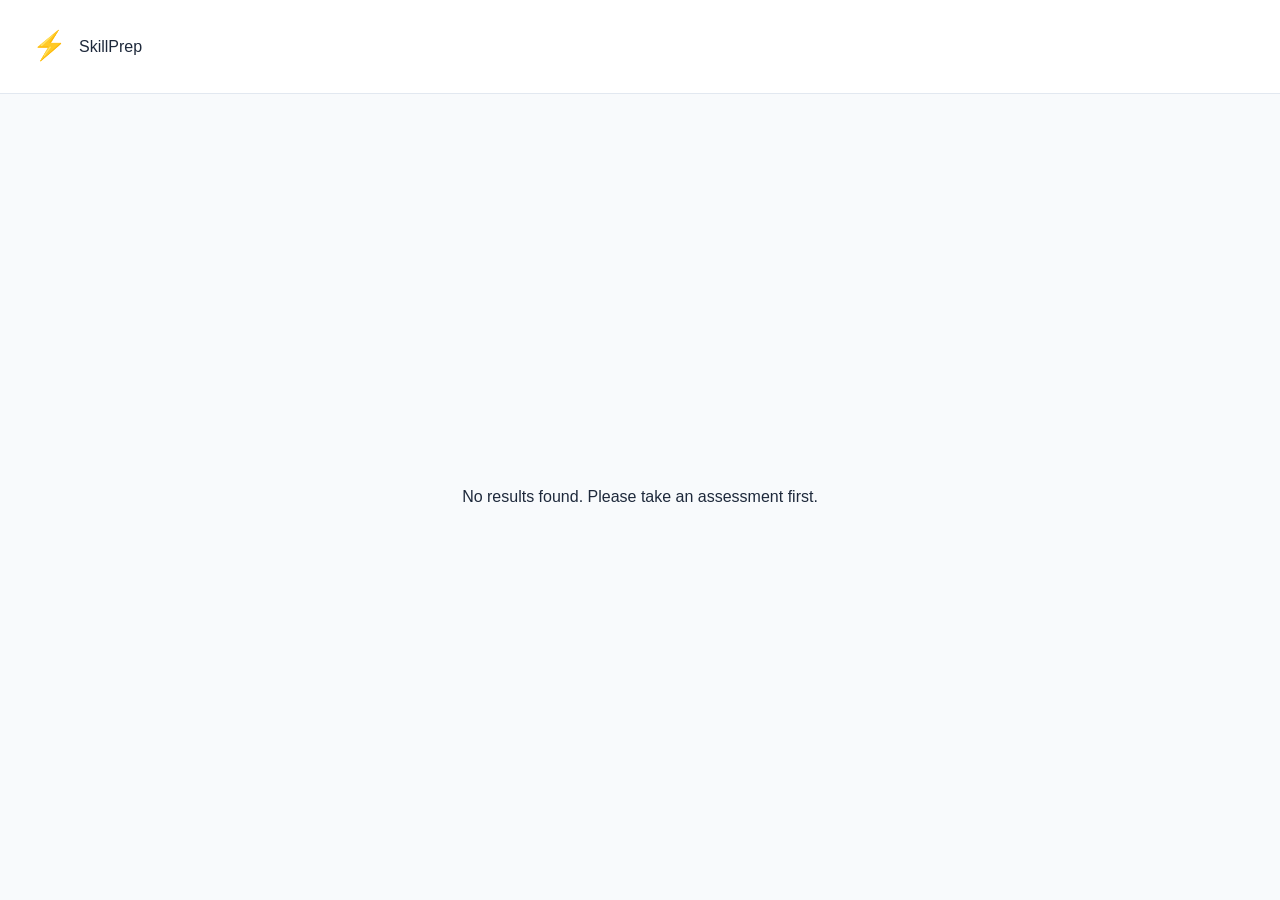
<file: result.html>
<!DOCTYPE html>
<html lang="en">

<head>
    <meta charset="UTF-8">
    <meta name="viewport" content="width=device-width, initial-scale=1.0">
    <title>Assessment Results — SkillPrep | Placement & Skill Preparation</title>
    <link rel="stylesheet" href="css/style.css">
</head>

<body>
    <div class="result-container">
        <header class="result-header">
            <div class="logo">
                <span class="logo-icon">⚡</span>
                SkillPrep
            </div>
        </header>

        <main class="result-main">
            <div class="result-card">
                <div id="result-status" class="result-status">
                    <span class="status-icon">✓</span>
                    <h2>Assessment Complete!</h2>
                </div>

                <div class="result-details">
                    <div class="detail-item">
                        <span class="detail-label">Total Questions</span>
                        <span class="detail-value" id="total-q">0</span>
                    </div>
                    <div class="detail-item">
                        <span class="detail-label">Correct Answers</span>
                        <span class="detail-value correct" id="correct-q">0</span>
                    </div>
                    <div class="detail-item">
                        <span class="detail-label">Wrong Answers</span>
                        <span class="detail-value wrong" id="wrong-q">0</span>
                    </div>
                    <div class="detail-item">
                        <span class="detail-label">Percentage</span>
                        <span class="detail-value" id="percentage">0%</span>
                    </div>
                </div>

                <div class="score-section">
                    <h3>Your Score</h3>
                    <div class="large-score">
                        <span id="final-score">0</span>
                        <span class="score-unit">%</span>
                    </div>
                    <p id="pass-fail" class="pass-status">Status</p>
                </div>

                <div class="result-actions">
                    <button class="btn btn-primary" onclick="tryAgain()">Try Again</button>
                    <button class="btn btn-secondary" onclick="backToDashboard()">Back to Dashboard</button>
                </div>
            </div>
        </main>
    </div>

    <script src="js/main.js"></script>
    <script>
        function initResult() {
            const result = JSON.parse(sessionStorage.getItem('assessmentResult'));

            if (!result) {
                document.querySelector('.result-main').innerHTML = '<p>No results found. Please take an assessment first.</p>';
                return;
            }

            const totalQuestions = result.totalQuestions;
            const correctAnswers = result.correctAnswers;
            const wrongAnswers = totalQuestions - correctAnswers;
            const percentage = Math.round((correctAnswers / totalQuestions) * 100);
            const isPassed = percentage >= 60;

            document.getElementById('total-q').textContent = totalQuestions;
            document.getElementById('correct-q').textContent = correctAnswers;
            document.getElementById('wrong-q').textContent = wrongAnswers;
            document.getElementById('percentage').textContent = percentage + '%';
            document.getElementById('final-score').textContent = percentage;

            const passFailElement = document.getElementById('pass-fail');
            const statusElement = document.getElementById('result-status');

            if (isPassed) {
                passFailElement.textContent = '✓ Passed';
                passFailElement.classList.add('pass');
                statusElement.classList.add('passed');
            } else {
                passFailElement.textContent = '✗ Need Improvement';
                passFailElement.classList.add('fail');
                statusElement.classList.add('failed');
            }
        }

        function tryAgain() {
            const module = sessionStorage.getItem('currentModule');
            sessionStorage.removeItem('assessmentResult');
            sessionStorage.setItem('currentModule', module);
            window.location.href = 'assessment.html';
        }

        function backToDashboard() {
            sessionStorage.removeItem('assessmentResult');
            window.location.href = 'dashboard.html';
        }

        window.addEventListener('DOMContentLoaded', initResult);
    </script>
</body>

</html>
</file>
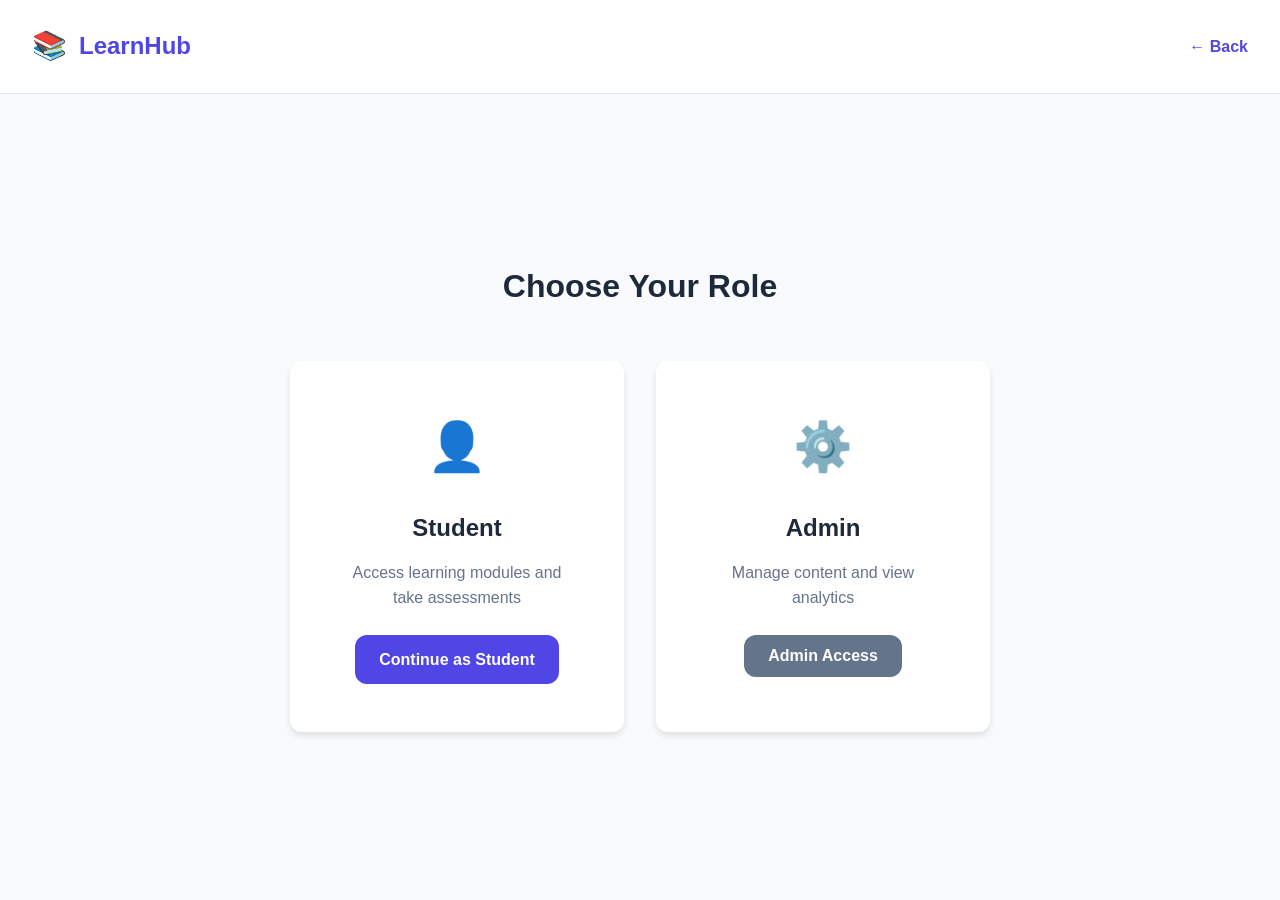
<file: student-entry.html>
<!DOCTYPE html>
<html lang="en">
<head>
    <meta charset="UTF-8">
    <meta name="viewport" content="width=device-width, initial-scale=1.0">
    <title>Choose Role - LearnHub</title>
    <link rel="stylesheet" href="css/style.css">
</head>
<body>
    <div class="entry-container">
        <header class="entry-header">
            <div class="logo">
                <span class="logo-icon">📚</span>
                <h1>LearnHub</h1>
            </div>
            <a href="index.html" class="btn-back">← Back</a>
        </header>

        <main class="entry-main">
            <h2>Choose Your Role</h2>
            
            <div class="role-cards">
                <div class="role-card student-card">
                    <span class="role-icon">👤</span>
                    <h3>Student</h3>
                    <p>Access learning modules and take assessments</p>
                    <a href="dashboard.html" class="btn btn-primary">Continue as Student</a>
                </div>

                <div class="role-card admin-card">
                    <span class="role-icon">⚙️</span>
                    <h3>Admin</h3>
                    <p>Manage content and view analytics</p>
                    <button class="btn btn-secondary" onclick="showAdminMessage()">Admin Access</button>
                </div>
            </div>

            <div id="admin-message" class="admin-message hidden">
                <p>Admin section coming soon. Please check back later.</p>
            </div>
        </main>
    </div>

    <script>
        function showAdminMessage() {
            const message = document.getElementById('admin-message');
            message.classList.remove('hidden');
        }
    </script>
</body>
</html>
</file>
<file: css/style.css>
:root {
    --primary-color: #4f46e5;
    --primary-dark: #4338ca;
    --secondary-color: #64748b;
    --success-color: #10b981;
    --warning-color: #f59e0b;
    --danger-color: #ef4444;
    --background: #f8fafc;
    --surface: #ffffff;
    --surface-light: #f1f5f9;
    --text-primary: #1e293b;
    --text-secondary: #64748b;
    --border-color: #e2e8f0;
    --border-radius: 12px;
    --spacing-xs: 0.5rem;
    --spacing-sm: 0.75rem;
    --spacing-md: 1rem;
    --spacing-lg: 1.5rem;
    --spacing-xl: 2rem;
    --spacing-2xl: 3rem;
    --shadow-sm: 0 1px 2px rgba(0, 0, 0, 0.05);
    --shadow-md: 0 4px 6px rgba(0, 0, 0, 0.1);
    --shadow-lg: 0 10px 15px rgba(0, 0, 0, 0.1);
}

* {
    margin: 0;
    padding: 0;
    box-sizing: border-box;
}

body {
    font-family: -apple-system, BlinkMacSystemFont, 'Segoe UI', 'Roboto', 'Oxygen', 'Ubuntu', 'Cantarell', sans-serif;
    background-color: var(--background);
    color: var(--text-primary);
    line-height: 1.6;
}

/* Landing Page */
.landing-container {
    display: flex;
    flex-direction: column;
    min-height: 100vh;
}

.landing-header {
    background: var(--surface);
    padding: var(--spacing-lg) var(--spacing-xl);
    border-bottom: 1px solid var(--border-color);
}

.logo {
    display: flex;
    align-items: center;
    gap: var(--spacing-sm);
    width: fit-content;
}

.logo-icon {
    font-size: 1.75rem;
}

.logo h1 {
    font-size: 1.5rem;
    font-weight: 700;
    color: var(--primary-color);
}

.landing-main {
    flex: 1;
    display: flex;
    align-items: center;
    justify-content: center;
    padding: var(--spacing-2xl) var(--spacing-lg);
}

.hero {
    max-width: 900px;
    text-align: center;
}

.hero h2 {
    font-size: 2.5rem;
    margin-bottom: var(--spacing-md);
    color: var(--text-primary);
}

.hero>p {
    font-size: 1.1rem;
    color: var(--text-secondary);
    margin-bottom: var(--spacing-2xl);
}

.features {
    display: grid;
    grid-template-columns: repeat(auto-fit, minmax(250px, 1fr));
    gap: var(--spacing-lg);
    margin-bottom: var(--spacing-2xl);
}

.feature-card {
    background: var(--surface);
    padding: var(--spacing-xl);
    border-radius: var(--border-radius);
    box-shadow: var(--shadow-md);
    text-align: center;
}

.feature-icon {
    font-size: 2.5rem;
    display: block;
    margin-bottom: var(--spacing-md);
}

.feature-card h3 {
    font-size: 1.1rem;
    margin-bottom: var(--spacing-sm);
    color: var(--text-primary);
}

.feature-card p {
    color: var(--text-secondary);
    font-size: 0.95rem;
}

.landing-footer {
    background: var(--surface);
    border-top: 1px solid var(--border-color);
    padding: var(--spacing-lg);
    text-align: center;
    color: var(--text-secondary);
}

/* Buttons */
.btn {
    padding: var(--spacing-sm) var(--spacing-lg);
    border: none;
    border-radius: var(--border-radius);
    font-size: 1rem;
    font-weight: 600;
    cursor: pointer;
    transition: all 0.3s ease;
    text-decoration: none;
    display: inline-block;
    text-align: center;
}

.btn-primary {
    background-color: var(--primary-color);
    color: white;
}

.btn-primary:hover {
    background-color: var(--primary-dark);
    transform: translateY(-2px);
    box-shadow: var(--shadow-md);
}

.btn-secondary {
    background-color: var(--secondary-color);
    color: white;
}

.btn-secondary:hover {
    background-color: #475569;
}

.btn-success {
    background-color: var(--success-color);
    color: white;
}

.btn-success:hover {
    background-color: #059669;
}

.btn-back {
    background: transparent;
    color: var(--primary-color);
    text-decoration: none;
    font-weight: 600;
    cursor: pointer;
    transition: color 0.3s ease;
}

.btn-back:hover {
    color: var(--primary-dark);
}

.btn-logout {
    background-color: var(--danger-color);
    color: white;
    padding: var(--spacing-sm) var(--spacing-lg);
    border: none;
    border-radius: var(--border-radius);
    cursor: pointer;
    font-weight: 600;
    transition: background-color 0.3s ease;
}

.btn-logout:hover {
    background-color: #dc2626;
}

.hidden {
    display: none !important;
}

/* Entry Page */
.entry-container {
    display: flex;
    flex-direction: column;
    min-height: 100vh;
}

.entry-header {
    background: var(--surface);
    padding: var(--spacing-lg) var(--spacing-xl);
    border-bottom: 1px solid var(--border-color);
    display: flex;
    justify-content: space-between;
    align-items: center;
}

.entry-main {
    flex: 1;
    display: flex;
    flex-direction: column;
    align-items: center;
    justify-content: center;
    padding: var(--spacing-2xl) var(--spacing-lg);
}

.entry-main h2 {
    font-size: 2rem;
    margin-bottom: var(--spacing-2xl);
}

.role-cards {
    display: grid;
    grid-template-columns: repeat(auto-fit, minmax(280px, 1fr));
    gap: var(--spacing-xl);
    width: 100%;
    max-width: 700px;
}

.role-card {
    background: var(--surface);
    padding: var(--spacing-2xl);
    border-radius: var(--border-radius);
    box-shadow: var(--shadow-md);
    text-align: center;
    transition: transform 0.3s ease, box-shadow 0.3s ease;
}

.role-card:hover {
    transform: translateY(-5px);
    box-shadow: var(--shadow-lg);
}

.role-icon {
    font-size: 3rem;
    display: block;
    margin-bottom: var(--spacing-lg);
}

.role-card h3 {
    font-size: 1.5rem;
    margin-bottom: var(--spacing-sm);
}

.role-card p {
    color: var(--text-secondary);
    margin-bottom: var(--spacing-lg);
}

.admin-message {
    margin-top: var(--spacing-xl);
    padding: var(--spacing-lg);
    background-color: #fef3c7;
    border: 1px solid #fcd34d;
    border-radius: var(--border-radius);
    color: #92400e;
    text-align: center;
}

/* Dashboard */
.dashboard-container {
    display: flex;
    flex-direction: column;
    min-height: 100vh;
}

.dashboard-header {
    background: var(--surface);
    padding: var(--spacing-lg) var(--spacing-xl);
    border-bottom: 1px solid var(--border-color);
    display: flex;
    justify-content: space-between;
    align-items: center;
}

.header-left {
    display: flex;
    align-items: center;
}

.logo-small {
    display: flex;
    align-items: center;
    gap: var(--spacing-sm);
    text-decoration: none;
    color: var(--primary-color);
    font-weight: 700;
    font-size: 1.1rem;
}

.dashboard-wrapper {
    display: flex;
    flex: 1;
}

.sidebar {
    width: 220px;
    background: var(--surface);
    border-right: 1px solid var(--border-color);
    padding: var(--spacing-lg);
}

.sidebar-nav {
    display: flex;
    flex-direction: column;
    gap: var(--spacing-md);
}

.nav-item {
    display: flex;
    align-items: center;
    gap: var(--spacing-md);
    padding: var(--spacing-md);
    border-radius: var(--border-radius);
    text-decoration: none;
    color: var(--text-secondary);
    font-weight: 500;
    transition: all 0.3s ease;
    cursor: pointer;
}

.nav-item:hover {
    background-color: var(--surface-light);
    color: var(--primary-color);
}

.nav-item.active {
    background-color: var(--primary-color);
    color: white;
}

.nav-item span {
    font-size: 1.2rem;
}

.dashboard-content {
    flex: 1;
    padding: var(--spacing-2xl);
    overflow-y: auto;
}

.content-section {
    display: none;
}

.content-section.active {
    display: block;
    animation: fadeIn 0.3s ease;
}

@keyframes fadeIn {
    from {
        opacity: 0;
        transform: translateY(10px);
    }

    to {
        opacity: 1;
        transform: translateY(0);
    }
}

.welcome-card {
    background: linear-gradient(135deg, var(--primary-color), var(--primary-dark));
    color: white;
    padding: var(--spacing-2xl);
    border-radius: var(--border-radius);
    margin-bottom: var(--spacing-2xl);
}

.welcome-card h2 {
    font-size: 1.8rem;
    margin-bottom: var(--spacing-sm);
}

.welcome-card p {
    font-size: 1.05rem;
    opacity: 0.9;
}

.progress-grid {
    display: grid;
    grid-template-columns: repeat(auto-fit, minmax(250px, 1fr));
    gap: var(--spacing-lg);
}

.progress-card {
    background: var(--surface);
    padding: var(--spacing-lg);
    border-radius: var(--border-radius);
    box-shadow: var(--shadow-sm);
    border-left: 4px solid var(--primary-color);
}

.progress-card.overall {
    border-left-color: var(--success-color);
}

.progress-card h3 {
    font-size: 0.95rem;
    color: var(--text-secondary);
    margin-bottom: var(--spacing-md);
    text-transform: uppercase;
    letter-spacing: 0.5px;
}

.score-display {
    margin-bottom: var(--spacing-md);
}

.score-number {
    font-size: 2rem;
    font-weight: 700;
    color: var(--primary-color);
}

.progress-bar {
    background-color: var(--surface-light);
    height: 8px;
    border-radius: 4px;
    overflow: hidden;
}

.progress-fill {
    height: 100%;
    background-color: var(--primary-color);
    border-radius: 4px;
    transition: width 0.3s ease;
}

.module-grid {
    display: grid;
    grid-template-columns: repeat(auto-fit, minmax(280px, 1fr));
    gap: var(--spacing-lg);
}

.module-card {
    background: var(--surface);
    padding: var(--spacing-lg);
    border-radius: var(--border-radius);
    box-shadow: var(--shadow-sm);
    border-top: 3px solid var(--primary-color);
    transition: transform 0.3s ease, box-shadow 0.3s ease;
}

.module-card:hover {
    transform: translateY(-3px);
    box-shadow: var(--shadow-md);
}

.module-card h3 {
    font-size: 1.1rem;
    margin-bottom: var(--spacing-sm);
}

.module-card p {
    color: var(--text-secondary);
    font-size: 0.95rem;
    margin-bottom: var(--spacing-md);
}

.module-questions {
    font-size: 0.85rem;
    color: var(--secondary-color);
    font-weight: 600;
    margin-bottom: var(--spacing-md) !important;
}

.module-card .btn {
    width: 100%;
}

/* Assessment Page */
.assessment-container {
    display: flex;
    flex-direction: column;
    min-height: 100vh;
}

.assessment-header {
    background: var(--surface);
    padding: var(--spacing-lg) var(--spacing-xl);
    border-bottom: 1px solid var(--border-color);
    display: flex;
    justify-content: space-between;
    align-items: center;
}

.header-info {
    display: flex;
    align-items: center;
    gap: var(--spacing-lg);
}

.header-info h2 {
    font-size: 1.3rem;
    margin: 0;
}

.timer-display {
    font-size: 1.5rem;
    font-weight: 700;
    color: var(--primary-color);
    min-width: 80px;
    text-align: right;
}

.timer-display.warning {
    color: var(--warning-color);
}

.timer-display.danger {
    color: var(--danger-color);
}

.assessment-main {
    flex: 1;
    padding: var(--spacing-2xl) var(--spacing-lg);
    display: flex;
    flex-direction: column;
    align-items: center;
}

.assessment-progress {
    width: 100%;
    max-width: 800px;
    margin-bottom: var(--spacing-2xl);
}

.progress-info {
    font-size: 0.95rem;
    color: var(--text-secondary);
    margin-bottom: var(--spacing-sm);
    font-weight: 600;
}

.question-container {
    width: 100%;
    max-width: 800px;
}

.question-card {
    background: var(--surface);
    padding: var(--spacing-2xl);
    border-radius: var(--border-radius);
    box-shadow: var(--shadow-md);
    margin-bottom: var(--spacing-xl);
}

.question-card h3 {
    font-size: 1.2rem;
    margin-bottom: var(--spacing-xl);
    line-height: 1.6;
}

.options-container {
    display: flex;
    flex-direction: column;
    gap: var(--spacing-md);
}

.option {
    display: flex;
    align-items: center;
    padding: var(--spacing-md);
    border: 2px solid var(--border-color);
    border-radius: var(--border-radius);
    cursor: pointer;
    transition: all 0.3s ease;
}

.option:hover {
    border-color: var(--primary-color);
    background-color: var(--surface-light);
}

.option input[type="radio"] {
    width: 20px;
    height: 20px;
    margin-right: var(--spacing-md);
    cursor: pointer;
    accent-color: var(--primary-color);
}

.option span {
    flex: 1;
}

.option input[type="radio"]:checked+span {
    font-weight: 600;
    color: var(--primary-color);
}

.option input[type="radio"]:checked {
    border-color: var(--primary-color);
}

.question-navigation {
    display: flex;
    gap: var(--spacing-md);
    justify-content: space-between;
}

.question-navigation .btn {
    flex: 1;
}

/* Result Page */
.result-container {
    display: flex;
    flex-direction: column;
    min-height: 100vh;
}

.result-header {
    background: var(--surface);
    padding: var(--spacing-lg) var(--spacing-xl);
    border-bottom: 1px solid var(--border-color);
}

.result-main {
    flex: 1;
    display: flex;
    align-items: center;
    justify-content: center;
    padding: var(--spacing-2xl) var(--spacing-lg);
}

.result-card {
    background: var(--surface);
    padding: var(--spacing-2xl);
    border-radius: var(--border-radius);
    box-shadow: var(--shadow-lg);
    max-width: 600px;
    width: 100%;
}

.result-status {
    text-align: center;
    margin-bottom: var(--spacing-2xl);
}

.status-icon {
    font-size: 4rem;
    display: block;
    margin-bottom: var(--spacing-md);
}

.result-status.passed .status-icon {
    color: var(--success-color);
}

.result-status.failed .status-icon {
    color: var(--danger-color);
}

.result-status h2 {
    font-size: 1.8rem;
}

.result-details {
    display: grid;
    grid-template-columns: repeat(2, 1fr);
    gap: var(--spacing-lg);
    margin-bottom: var(--spacing-2xl);
    padding: var(--spacing-lg);
    background-color: var(--surface-light);
    border-radius: var(--border-radius);
}

.detail-item {
    display: flex;
    flex-direction: column;
    text-align: center;
}

.detail-label {
    font-size: 0.85rem;
    color: var(--text-secondary);
    margin-bottom: var(--spacing-sm);
    font-weight: 600;
    text-transform: uppercase;
    letter-spacing: 0.5px;
}

.detail-value {
    font-size: 1.8rem;
    font-weight: 700;
    color: var(--primary-color);
}

.detail-value.correct {
    color: var(--success-color);
}

.detail-value.wrong {
    color: var(--danger-color);
}

.score-section {
    text-align: center;
    padding: var(--spacing-lg);
    background: linear-gradient(135deg, var(--primary-color), var(--primary-dark));
    border-radius: var(--border-radius);
    color: white;
    margin-bottom: var(--spacing-xl);
}

.score-section h3 {
    font-size: 0.95rem;
    margin-bottom: var(--spacing-md);
    opacity: 0.9;
    text-transform: uppercase;
    letter-spacing: 0.5px;
}

.large-score {
    font-size: 3.5rem;
    font-weight: 700;
    display: flex;
    align-items: flex-start;
    justify-content: center;
    gap: var(--spacing-sm);
}

.score-unit {
    font-size: 1.5rem;
}

.pass-status {
    font-size: 1.1rem;
    margin-top: var(--spacing-md);
}

.pass-status.pass {
    color: var(--success-color);
}

.pass-status.fail {
    color: var(--danger-color);
}

.result-actions {
    display: flex;
    gap: var(--spacing-md);
}

.result-actions .btn {
    flex: 1;
}

/* Responsive Design */
@media (max-width: 768px) {
    :root {
        --spacing-xl: 1.5rem;
        --spacing-2xl: 2rem;
    }

    .dashboard-wrapper {
        flex-direction: column;
    }

    .sidebar {
        width: 100%;
        border-right: none;
        border-bottom: 1px solid var(--border-color);
        padding: var(--spacing-md);
    }

    .sidebar-nav {
        flex-direction: row;
        overflow-x: auto;
        gap: var(--spacing-sm);
    }

    .nav-item {
        white-space: nowrap;
        padding: var(--spacing-sm);
        font-size: 0.9rem;
    }

    .hero h2 {
        font-size: 2rem;
    }

    .features {
        grid-template-columns: 1fr;
    }

    .role-cards {
        grid-template-columns: 1fr;
    }

    .question-card {
        padding: var(--spacing-lg);
    }

    .question-card h3 {
        font-size: 1.1rem;
    }

    .question-navigation {
        flex-direction: column;
    }

    .assessment-header {
        flex-direction: column;
        align-items: flex-start;
        gap: var(--spacing-md);
    }

    .timer-display {
        align-self: flex-start;
    }

    .result-details {
        grid-template-columns: 1fr;
    }

    .large-score {
        font-size: 2.5rem;
    }
}

@media (max-width: 480px) {
    .logo h1 {
        font-size: 1.2rem;
    }

    .hero h2 {
        font-size: 1.5rem;
    }

    .hero>p {
        font-size: 1rem;
    }

    .progress-grid {
        grid-template-columns: 1fr;
    }

    .module-grid {
        grid-template-columns: 1fr;
    }

    .dashboard-header {
        flex-direction: column;
        align-items: flex-start;
        gap: var(--spacing-md);
    }

    .dashboard-content {
        padding: var(--spacing-lg);
    }

    .entry-header {
        flex-direction: column;
        gap: var(--spacing-md);
        align-items: flex-start;
    }

    .header-info {
        flex-direction: column;
        gap: var(--spacing-sm);
    }

    .header-info h2 {
        font-size: 1.1rem;
    }

    .question-card {
        padding: var(--spacing-md);
    }

    .result-actions {
        flex-direction: column;
    }

    .result-actions .btn {
        width: 100%;
    }
}

/* ==========================================================================
   DASHBOARD LEARNING PROGRESS SECTION STYLES
   ========================================================================== */
.learning-progress-section {
    background: #ffffff;
    border: 1px solid var(--border-subtle, #e2e8f0);
    border-radius: 16px;
    padding: 24px;
    margin-bottom: 24px;
    box-shadow: 0 1px 3px rgba(0, 0, 0, 0.05);
}

.learning-section-header {
    display: flex;
    justify-content: space-between;
    align-items: center;
    gap: 16px;
    margin-bottom: 20px;
    flex-wrap: wrap;
}

.badge-w3-tag {
    background: #ecfdf5;
    color: #059669;
    font-size: 0.72rem;
    font-weight: 800;
    padding: 3px 8px;
    border-radius: 6px;
    border: 1px solid #a7f3d0;
    text-transform: uppercase;
}

.learning-overall-hero-badge {
    display: flex;
    align-items: center;
    gap: 16px;
}

.overall-progress-circle-wrap {
    display: flex;
    flex-direction: column;
    align-items: flex-end;
    line-height: 1.2;
}

.overall-pct-val {
    font-size: 1.35rem;
    font-weight: 800;
    color: #4f46e5;
}

.overall-pct-sub {
    font-size: 0.72rem;
    color: #64748b;
    font-weight: 600;
}

.btn-continue-learning {
    background: linear-gradient(135deg, #4f46e5 0%, #4338ca 100%);
    color: #ffffff;
    text-decoration: none;
    font-weight: 700;
    font-size: 0.88rem;
    padding: 9px 18px;
    border-radius: 10px;
    display: inline-flex;
    align-items: center;
    gap: 6px;
    box-shadow: 0 4px 12px rgba(79, 70, 229, 0.25);
    transition: all 0.2s;
}

.btn-continue-learning:hover {
    transform: translateY(-1px);
    box-shadow: 0 6px 16px rgba(79, 70, 229, 0.35);
}

.learning-subjects-grid {
    display: grid;
    grid-template-columns: repeat(auto-fit, minmax(240px, 1fr));
    gap: 16px;
}

.learning-subject-card {
    background: #f8fafc;
    border: 1.5px solid #e2e8f0;
    border-radius: 14px;
    padding: 18px;
    display: flex;
    flex-direction: column;
    gap: 12px;
    transition: all 0.2s ease;
}

.learning-subject-card:hover {
    border-color: #cbd5e1;
    background: #ffffff;
    box-shadow: 0 4px 12px rgba(0, 0, 0, 0.04);
}

.learning-subject-head {
    display: flex;
    justify-content: space-between;
    align-items: flex-start;
}

.subject-head-title {
    font-weight: 750;
    font-size: 0.95rem;
    color: #1e293b;
    display: flex;
    align-items: center;
    gap: 8px;
}

.subject-pct-pill {
    font-size: 0.82rem;
    font-weight: 800;
    padding: 3px 8px;
    border-radius: 6px;
    background: #eef2ff;
    color: #4f46e5;
}

.subject-w3-track {
    height: 10px;
    background: #e2e8f0;
    border-radius: 999px;
    overflow: hidden;
}

.subject-w3-fill {
    height: 100%;
    background: linear-gradient(90deg, #10b981, #059669);
    border-radius: 999px;
    transition: width 0.4s ease;
}

.subject-footer-row {
    display: flex;
    justify-content: space-between;
    align-items: center;
    font-size: 0.78rem;
    color: #64748b;
}

.subject-study-link {
    font-weight: 700;
    color: #4f46e5;
    text-decoration: none;
    display: inline-flex;
    align-items: center;
    gap: 4px;
    transition: color 0.15s;
}

.subject-study-link:hover {
    color: #3730a3;
    text-decoration: underline;
}
</file>
